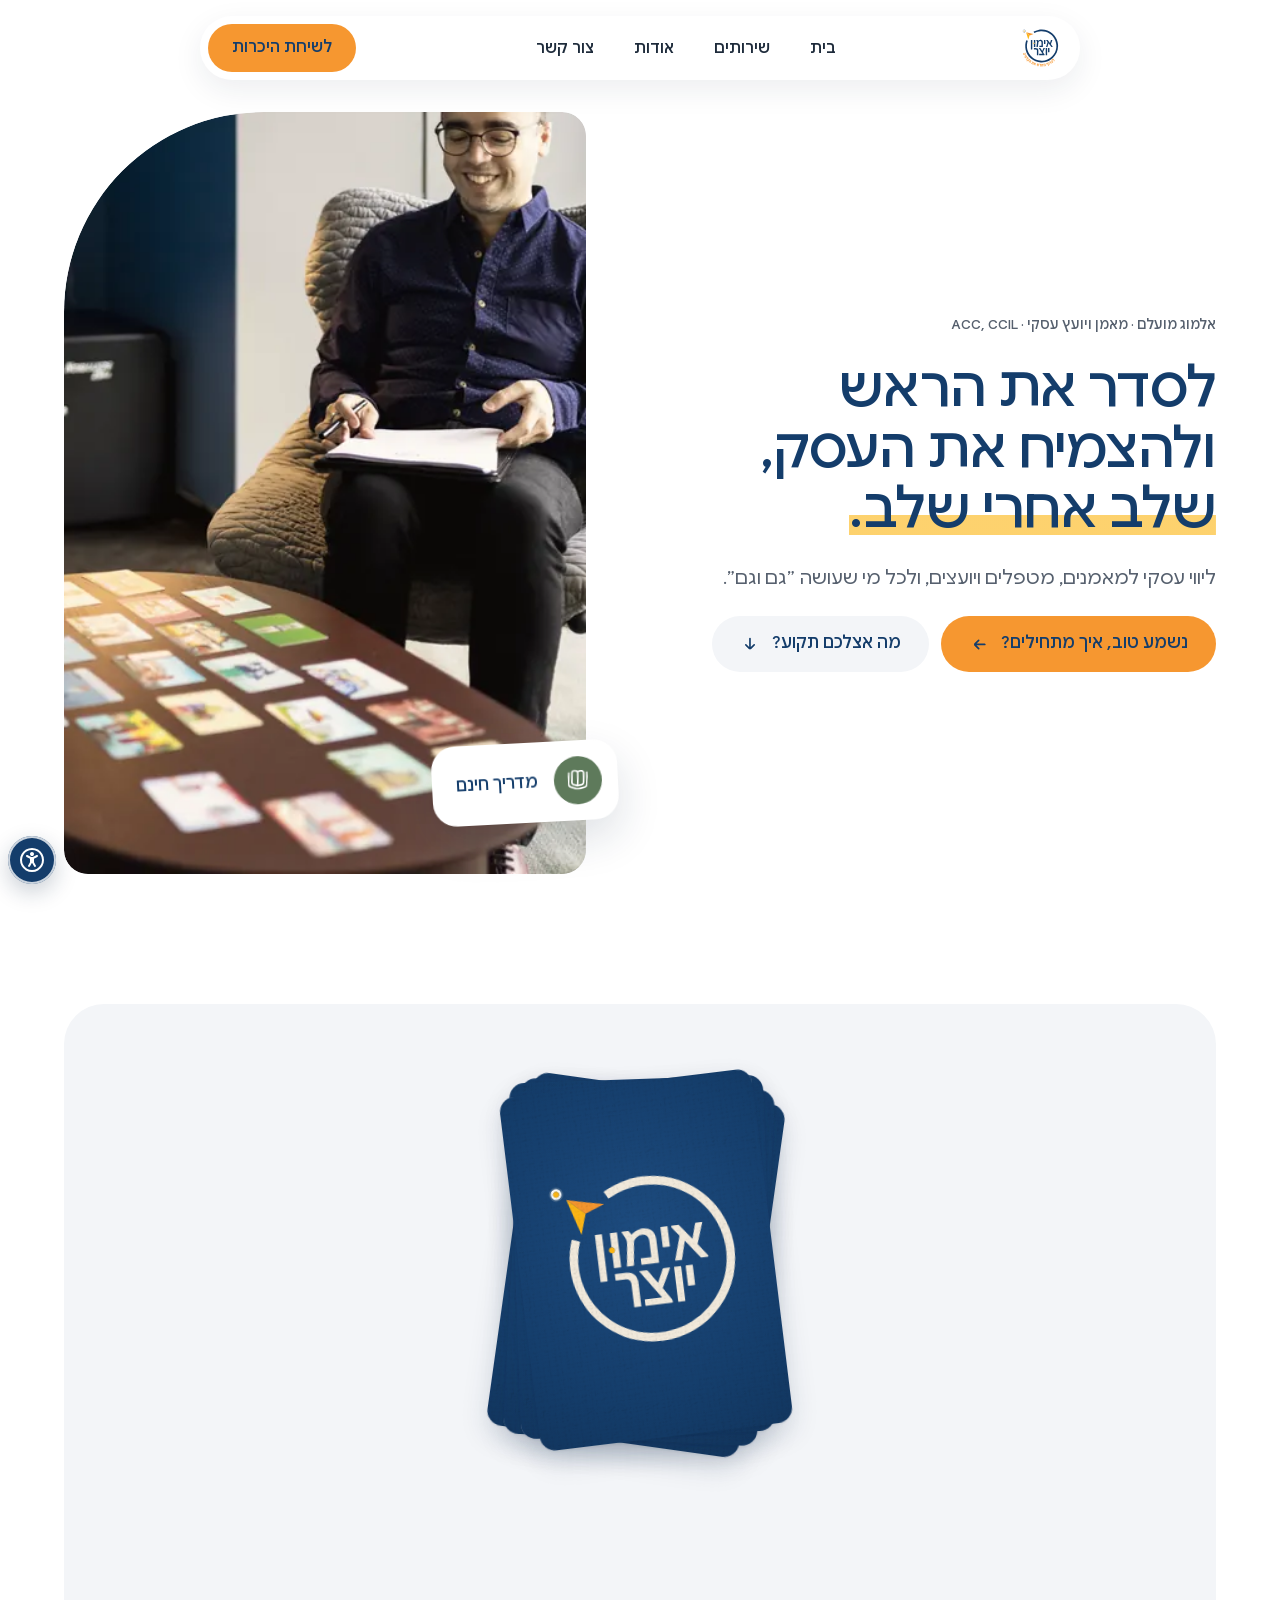
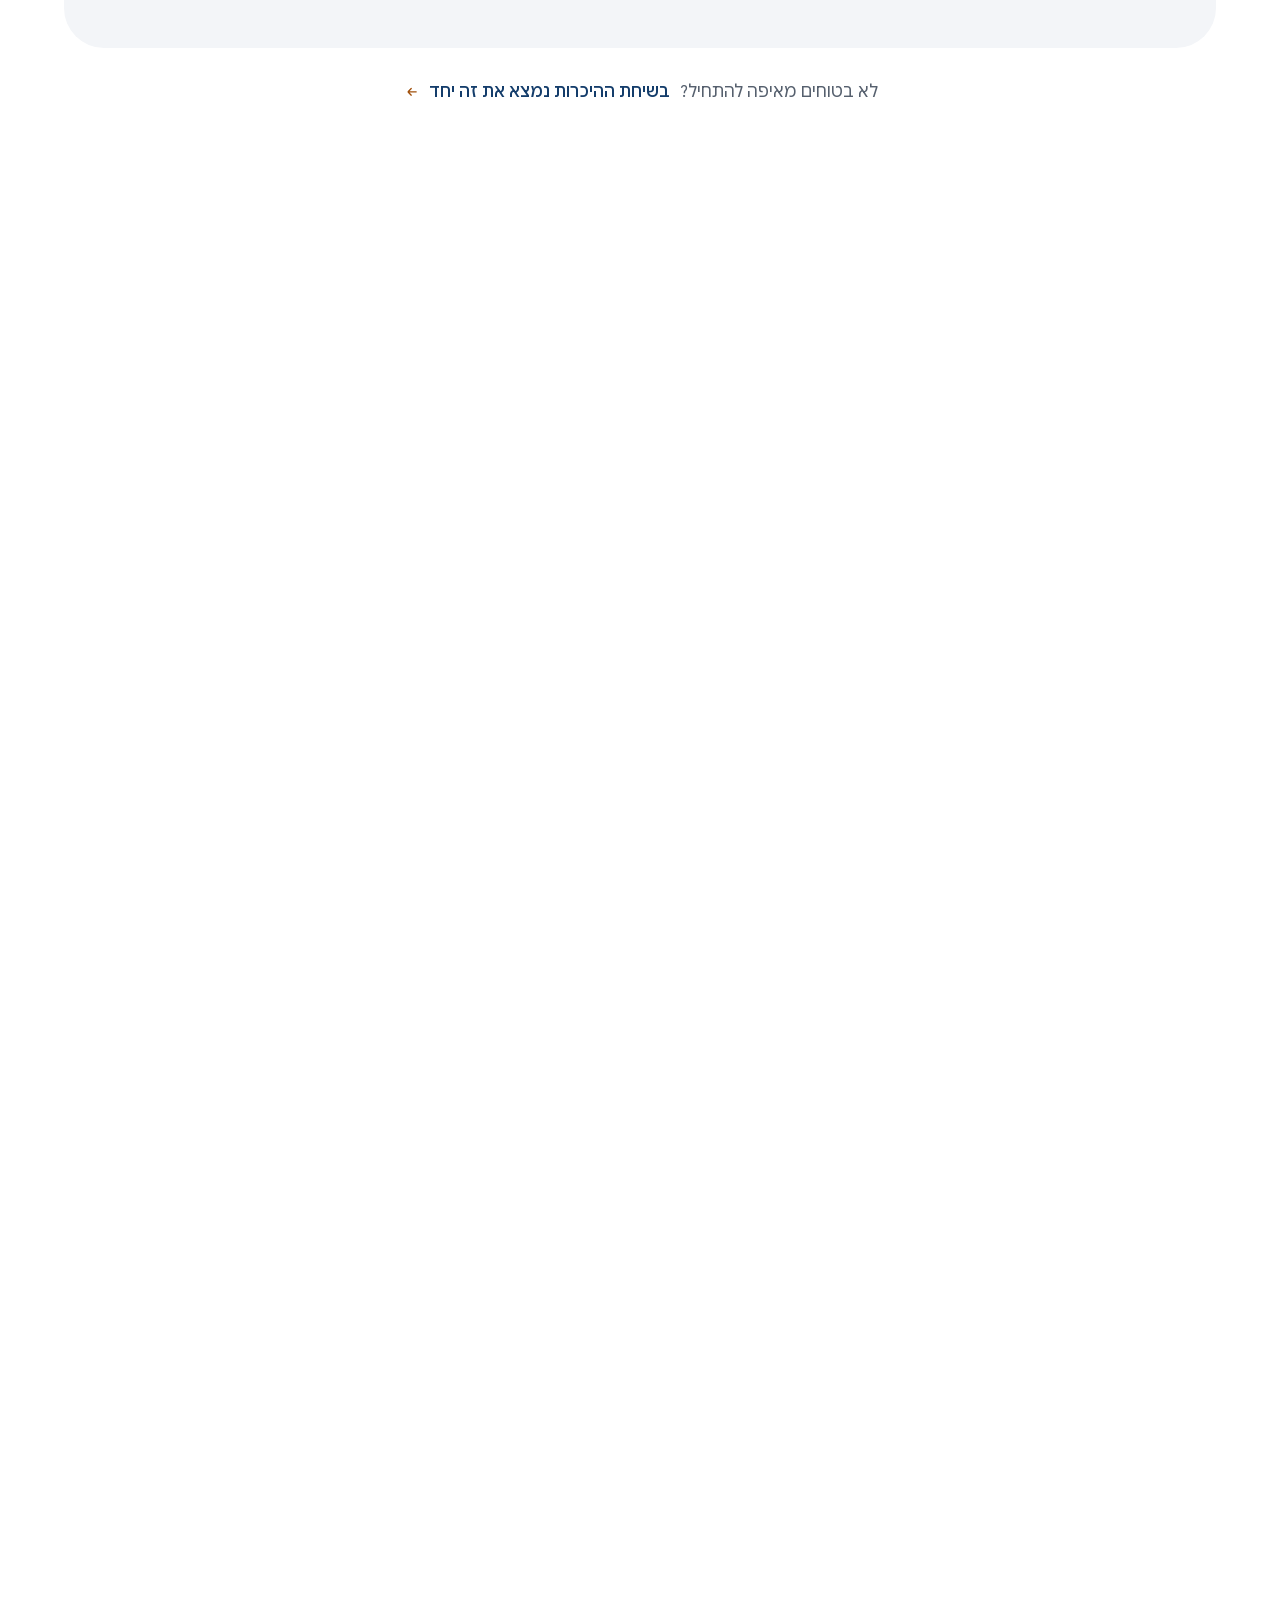
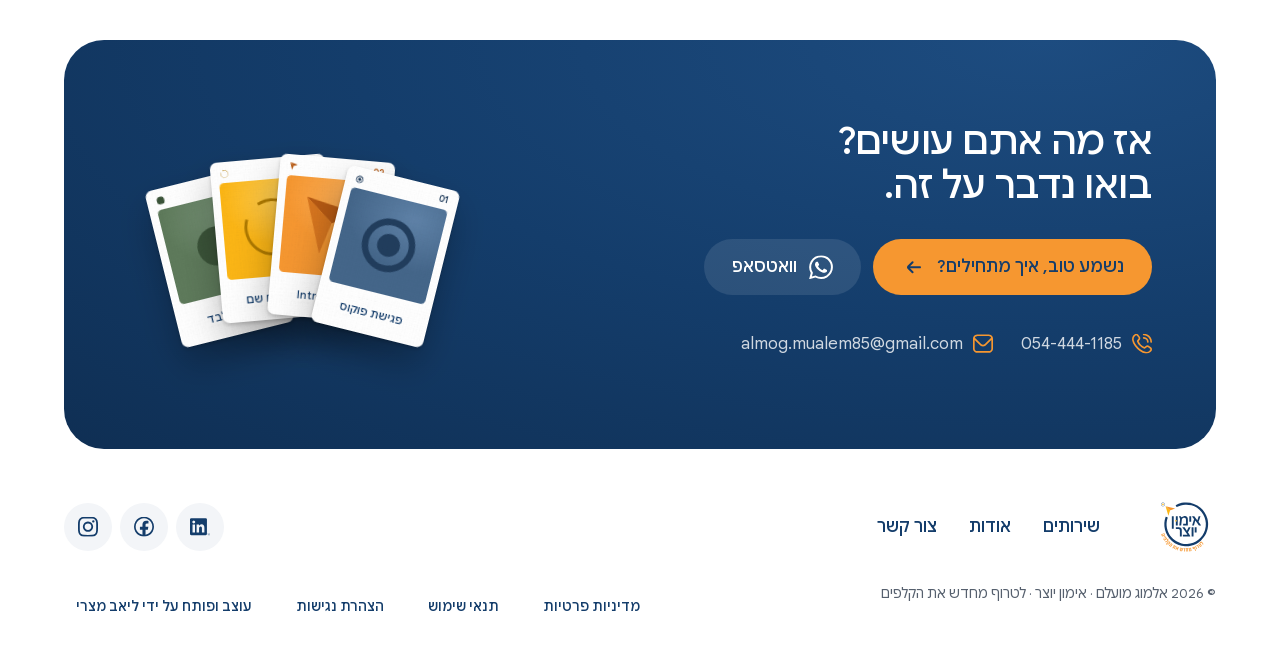
<file: index.html>
<!doctype html>
<html lang="he" dir="rtl">
<head>
<meta charset="utf-8">
<meta name="viewport" content="width=device-width, initial-scale=1">
<meta name="robots" content="noindex, nofollow">
<link rel="icon" href="assets/brand/logo.svg" type="image/svg+xml">
<title>אימון יוצר · אלמוג מועלם · ליווי עסקי למאמנים, מטפלים ויועצים</title>
<meta name="description" content="ליווי עסקי למאמנים, מטפלים ויועצים, ולכל מי שעושה ״גם וגם״. סשנים קצרים וממוקדים של 2-3 מפגשים, ולא תהליכים ארוכים ומתישים.">
<meta name="theme-color" content="#143D6B">
<link rel="preload" href="assets/fonts/google-sans.woff2" as="font" type="font/woff2" crossorigin>
<link rel="preload" as="image" href="assets/img/session-wide-1200.webp" imagesrcset="assets/img/session-wide-760.webp 760w, assets/img/session-wide-1200.webp 1200w, assets/img/session-wide-2000.webp 2000w" imagesizes="(max-width: 860px) 100vw, 48vw" fetchpriority="high">
<link rel="stylesheet" href="assets/css/site.css?v=202611041336">
<script>if(matchMedia("(prefers-reduced-motion: no-preference)").matches)document.documentElement.classList.add("open-anim")</script>
</head>
<body>
<!-- icons:start --><svg width="0" height="0" style="position:absolute" aria-hidden="true" focusable="false"><symbol id="i-access" viewBox="0 0 300 300"><path transform="translate(0 300) scale(1 -1)" d="M125 225Q125 235 132.5 242.5Q140 250 150.0 250.0Q160 250 167.5 242.5Q175 235 175.0 225.0Q175 215 167.5 207.5Q160 200 150.0 200.0Q140 200 132.5 207.5Q125 215 125 225ZM300 150Q300 109 280.0 74.5Q260 40 225.5 20.0Q191 0 150.0 0.0Q109 0 74.5 20.0Q40 40 20.0 74.5Q0 109 0.0 150.0Q0 191 20.0 225.5Q40 260 74.5 280.0Q109 300 150.0 300.0Q191 300 225.5 280.0Q260 260 280.0 225.5Q300 191 300 150ZM275 150Q275 184 258.0 212.5Q241 241 212.5 258.0Q184 275 150.0 275.0Q116 275 87.5 258.0Q59 241 42.0 212.5Q25 184 25.0 150.0Q25 116 42.0 87.5Q59 59 87.5 42.0Q116 25 150.0 25.0Q184 25 212.5 42.0Q241 59 258.0 87.5Q275 116 275 150ZM207 211 160 188H140L93 211Q88 213 83.5 211.5Q79 210 76.5 205.5Q74 201 75.5 196.0Q77 191 82 189L125 167V123L102 81Q99 77 100.5 72.0Q102 67 105.5 65.0Q109 63 113 63Q120 63 124 69L148 113H152L177 69Q180 62 187 63Q191 63 194.5 65.0Q198 67 199.5 72.0Q201 77 198 81L175 123V167L218 189Q223 191 224.5 196.0Q226 201 224.0 205.5Q222 210 217.0 211.5Q212 213 207 211Z"/></symbol><symbol id="i-arrow" viewBox="0 0 300 300"><path transform="translate(0 300) scale(1 -1)" d="M238 163H113L154 204Q157 207 157.0 212.5Q157 218 153.5 221.5Q150 225 145.0 225.0Q140 225 136 221L82 168Q75 160 75 150Q75 140 82 132L136 79Q141 74 148.0 75.5Q155 77 157.0 84.0Q159 91 154 96L113 138H238Q243 138 246.5 141.5Q250 145 250.0 150.0Q250 155 246.5 159.0Q243 163 238 163Z"/></symbol><symbol id="i-book" viewBox="0 0 300 300"><path transform="translate(0 300) scale(1 -1)" d="M300 263V87Q300 66 287.5 49.5Q275 33 255 27L171 3Q150 -3 129 3L45 27Q25 33 12.5 49.5Q0 66 0 87V250Q0 258 6.0 261.0Q12 264 18.5 261.0Q25 258 25 250V87Q25 75 32.5 64.5Q40 54 52 51L136 27Q150 23 164 27L248 51Q260 54 267.5 64.5Q275 75 275 87V263Q275 270 281.5 273.0Q288 276 294.0 273.0Q300 270 300 262ZM50 113V250Q50 262 55.0 272.5Q60 283 69.5 290.0Q79 297 90.5 299.0Q102 301 114 298L135 292Q144 290 150 284Q156 290 165 292L186 298Q201 303 216.0 297.5Q231 292 240.5 279.0Q250 266 250 250V113Q250 97 240.0 83.5Q230 70 214 65L171 53Q150 47 129 53L86 65Q70 70 60.0 83.5Q50 97 50 113ZM163 77Q185 83 207 89Q215 92 220.0 98.5Q225 105 225 113V250Q225 262 215.0 269.5Q205 277 193 274L172 268Q168 267 165.0 263.5Q162 260 162 256V77ZM75 113Q75 105 80.0 98.5Q85 92 93 89L138 77V256Q137 260 134.5 263.5Q132 267 128 268L107 274Q95 277 85.0 269.5Q75 262 75 250Z"/></symbol><symbol id="i-close" viewBox="0 0 300 300"><path transform="translate(0 300) scale(1 -1)" d="M225 225Q221 229 216.0 229.0Q211 229 207 225L150 168L93 225Q89 229 84.0 229.0Q79 229 75 225Q71 221 71.0 216.0Q71 211 75 207L132 150L75 93Q71 89 71.0 84.0Q71 79 75 75Q79 71 84.0 71.0Q89 71 93 75L150 132L207 75Q211 71 216.0 71.0Q221 71 225 75Q229 79 229.0 84.0Q229 89 225 93L168 150L225 207Q229 211 229.0 216.0Q229 221 225 225Z"/></symbol><symbol id="i-facebook" viewBox="0 0 300 300"><path transform="translate(0 300) scale(1 -1)" d="M150.0 301.0Q109.0 301.0 74.5 281.0Q40.0 261.0 20.0 226.5Q0.0 192.0 0.0 151.0Q0.0 150.74415588378906 0.0007787435897625983 150.4885711669922C0.0002597116690594703 150.32577514648438 0.0 150.1629180908203 0.0 150.0C0.0 149.8370819091797 0.0002597116690594703 149.67422485351562 0.0007787435897625983 149.5114288330078Q0.0015233985614031553 149.75582885742188 0.0029801928903907537 150.0Q0.24413901567459106 109.578857421875 20.0 75.5Q40.0 41.0 74.5 21.0Q99.09788513183594 6.740357398986816 127.0 2.647585153579712V1.7521942853927612C134.4979705810547 0.5984981656074524 142.17906188964844 0.0 150.0 0.0C157.82093811035156 0.0 165.5020294189453 0.5984981656074524 173.0 1.7521942853927612V2.647585153579712Q200.90211486816406 6.740357398986816 225.5 21.0Q260.0 41.0 280.0 75.5Q299.7555236816406 109.57827758789062 299.99700927734375 149.99871826171875Q299.99847412109375 149.75421142578125 299.99920654296875 149.51129150390625C299.9997253417969 149.67413330078125 300.0 149.8370361328125 300.0 150.0C300.0 150.1629638671875 299.9997253417969 150.32586669921875 299.99920654296875 150.488525390625Q300.0 150.74891662597656 300.0 151.0Q300.0 192.0 280.0 226.5Q260.0 261.0 225.5 281.0Q191.0 301.0 150.0 301.0ZM127.0 28.05915069580078Q106.0810775756836 31.916549682617188 87.5 43.0Q59.0 60.0 42.0 88.5Q25.0 117.0 25.0 151.0Q25.0 185.0 42.0 213.5Q59.0 242.0 87.5 259.0Q116.0 276.0 150.0 276.0Q184.0 276.0 212.5 259.0Q241.0 242.0 258.0 213.5Q275.0 185.0 275.0 151.0Q275.0 117.0 258.0 88.5Q241.0 60.0 212.5 43.0Q193.91891479492188 31.916549682617188 173.0 28.05915069580078V105.0H208.0L215.0 149.0H173.0V177.0Q173.0 187.0 179.0 193.5Q185.0 200.0 198.0 200.0H217.0V237.0L206.0 238.0Q193.0 240.0 183.0 240.0Q157.0 240.0 142.0 224.5Q127.0 209.0 127.0 182.0V149.0H89.0V105.0H127.0V28.05915069580078Z"/></symbol><symbol id="i-instagram" viewBox="0 0 300 300"><path transform="translate(0 300) scale(1 -1)" d="M150 273Q192 273 211 272Q241 271 256.0 256.0Q271 241 272 211Q273 192 273.0 150.0Q273 108 272 89Q271 59 256.0 44.0Q241 29 211 28Q192 27 150.0 27.0Q108 27 89 28Q59 29 44.0 44.0Q29 59 28 89Q27 108 27.0 150.0Q27 192 28 211Q29 241 44.0 256.0Q59 271 89 272Q108 273 150 273ZM150 300Q108 300 88 299Q48 297 25.5 274.5Q3 252 1 212Q0 192 0.0 150.0Q0 108 1 88Q3 48 25.5 25.5Q48 3 88 1Q108 0 150.0 0.0Q192 0 212 1Q252 3 274.5 25.5Q297 48 299 88Q300 108 300.0 150.0Q300 192 299 212Q297 252 274.5 274.5Q252 297 212 299Q192 300 150 300ZM150 227Q129 227 111.5 216.5Q94 206 83.5 188.5Q73 171 73.0 150.0Q73 129 83.5 111.5Q94 94 111.5 83.5Q129 73 150.0 73.0Q171 73 188.5 83.5Q206 94 216.5 111.5Q227 129 227.0 150.0Q227 171 216.5 188.5Q206 206 188.5 216.5Q171 227 150 227ZM150 100Q129 100 114.5 114.5Q100 129 100.0 150.0Q100 171 114.5 185.5Q129 200 150.0 200.0Q171 200 185.5 185.5Q200 171 200.0 150.0Q200 129 185.5 114.5Q171 100 150 100ZM212 230Q212 223 217.5 217.5Q223 212 230.5 212.0Q238 212 243.0 217.5Q248 223 248.0 230.5Q248 238 243.0 243.0Q238 248 230.5 248.0Q223 248 217.5 243.0Q212 238 212 230Z"/></symbol><symbol id="i-linkedin" viewBox="0 0 300 300"><path transform="translate(0 300) scale(1 -1)" d="M288 30H290L285 38Q290 38 290 43Q290 49 284 49H276V30H279V38H282ZM282 40H279V47H283Q287 47 287.0 43.5Q287 40 282 40ZM216 62H179V120Q179 135 176 142Q172 153 159.0 153.0Q146 153 140 143Q136 136 136 121V62H99V183H135V166Q141 176 150.5 181.0Q160 186 171 186Q197 186 208 169Q216 156 216 128ZM56 199Q47 199 41.0 205.5Q35 212 35.0 221.0Q35 230 41.0 236.5Q47 243 56.0 243.0Q65 243 71.5 236.5Q78 230 78.0 221.0Q78 212 71.5 205.5Q65 199 56 199ZM75 62H38V183H75ZM235 278H19Q11 278 5.5 272.5Q0 267 0 259V42Q0 35 5.5 29.5Q11 24 19 24H235Q243 24 248.5 29.5Q254 35 254 42V259Q254 267 248.5 272.5Q243 278 235 278ZM283 57Q275 57 270.0 52.0Q265 47 265.0 39.5Q265 32 270.5 27.0Q276 22 283.0 22.0Q290 22 295.0 27.5Q300 33 300.0 40.0Q300 47 295.0 52.0Q290 57 283 57ZM283 24Q277 24 272.0 28.5Q267 33 267.0 39.0Q267 45 271.5 49.5Q276 54 282.0 54.5Q288 55 292.5 50.5Q297 46 297 40V39Q298 33 293.5 28.5Q289 24 283 24Z"/></symbol><symbol id="i-mail" viewBox="0 0 300 300"><path transform="translate(0 300) scale(1 -1)" d="M238 288H63Q46 287 31.5 279.0Q17 271 8.5 256.5Q0 242 0 225V75Q0 58 8.5 43.5Q17 29 31.5 21.0Q46 13 62 12H238Q254 13 268.5 21.0Q283 29 291.5 43.5Q300 58 300 75V225Q300 242 291.5 256.5Q283 271 268.5 279.0Q254 287 238 288ZM63 263H238Q249 262 258.5 256.0Q268 250 272 239L177 143Q166 132 150.0 132.0Q134 132 123 143L28 239Q32 250 41.5 256.0Q51 262 62 262ZM238 38H63Q47 38 36.0 48.5Q25 59 25 75V206L106 126Q118 114 134.0 109.5Q150 105 166.0 109.5Q182 114 194 126L275 206V75Q275 59 264.0 48.5Q253 38 237 38Z"/></symbol><symbol id="i-phone" viewBox="0 0 300 300"><path transform="translate(0 300) scale(1 -1)" d="M163 288Q163 293 166.5 296.5Q170 300 175 300Q209 300 237.5 283.0Q266 266 283.0 237.5Q300 209 300 175Q300 170 296.5 166.0Q293 162 287.5 162.5Q282 163 278.5 166.5Q275 170 275 175Q275 202 261.5 225.0Q248 248 225.0 261.5Q202 275 175 275Q170 275 166.5 278.5Q163 282 163 287ZM175 225Q196 225 210.5 210.5Q225 196 225 175Q225 170 228.5 166.0Q232 162 237.5 162.5Q243 163 246.5 166.5Q250 170 250 175Q250 195 240.0 212.5Q230 230 212.5 240.0Q195 250 175 250Q170 250 166.5 246.5Q163 243 163.0 237.5Q163 232 166.5 228.5Q170 225 175 225ZM289 91Q300 79 300.0 63.0Q300 47 289 36L277 23Q248 -5 202 2Q161 8 116 40Q72 71 41 115Q8 160 2 201Q-5 247 22 277L37 289Q48 300 64.0 300.0Q80 300 91 289L114 258Q125 247 125.0 231.5Q125 216 114 205L100 186Q112 157 134.5 134.5Q157 112 186 100L205 114Q216 125 231.5 125.0Q247 125 258 114ZM271 73Q256 84 241 96Q237 100 231.5 100.0Q226 100 222 96L196 76Q191 71 184 74Q146 88 117.0 117.0Q88 146 74 184Q71 191 76 196L96 222Q100 226 100.0 231.5Q100 237 96 241L73 271Q69 275 63.5 275.0Q58 275 54 271L39 258Q19 234 28 196Q36 162 65 125Q92 89 129.5 62.0Q167 35 201 28Q238 20 259 40L270 53Q275 57 275.0 62.5Q275 68 271 73Z"/></symbol><symbol id="i-whatsapp" viewBox="0 0 300 300"><path transform="translate(0 300) scale(1 -1)" d="M256 256Q235 277 207.5 288.5Q180 300 151 300Q110 300 76.0 280.0Q42 260 22.0 226.0Q2 192 2.0 151.5Q2 111 22 77L1 0L80 21Q113 3 151 3Q191 3 225.0 23.0Q259 43 279.0 77.0Q299 111 299 151Q299 181 288.0 208.0Q277 235 256 256ZM151 28Q117 28 88 45L83 48L36 35L49 81L46 86Q27 116 27.0 150.5Q27 185 43.5 213.5Q60 242 88.5 258.5Q117 275 151 275Q175 275 198.0 265.5Q221 256 238.5 238.5Q256 221 265.0 198.5Q274 176 274 151Q274 118 257.5 89.5Q241 61 212.5 44.5Q184 28 151 28ZM218 120Q198 131 194.0 132.0Q190 133 188.0 133.0Q186 133 185 130Q181 126 173 116Q170 112 165 115L162 116Q147 123 135.0 133.5Q123 144 114 159Q113 162 113.5 163.5Q114 165 116 167L121 173Q123 175 125 178V179Q127 182 125 186L113 214Q112 218 110.0 219.0Q108 220 106 220H98Q92 220 88 215H87Q82 209 80 204Q75 195 75.0 184.0Q75 173 82 159Q85 152 90 146L91 145Q100 132 111 121Q132 99 154 90Q163 86 174.0 82.5Q185 79 198 81Q204 81 212.5 86.5Q221 92 223.0 98.0Q225 104 225.5 109.0Q226 114 225.5 115.5Q225 117 220 119Z"/></symbol><symbol id="s-dot" viewBox="0 0 100 100"><circle cx="50" cy="50" r="50"/></symbol><symbol id="s-plane" viewBox="472.77 391.74 354.06 348.67"><path fill-rule="nonzero" d="M641.23 546.07 C639.41 540.92 634.84 538.09 631.17 534.63 C622.59 526.58 613.60 518.96 604.87 511.06 C586.66 494.58 568.49 478.07 550.35 461.51 C540.91 452.89 531.66 444.07 522.20 435.47 C509.43 423.87 496.53 412.42 483.74 400.85 C482.03 399.30 480.60 397.45 479.04 395.74 C493.77 399.09 508.52 402.36 523.23 405.82 C621.89 429.07 720.54 452.36 819.20 475.64 C820.44 475.93 821.94 475.69 822.83 477.45 C805.52 483.88 788.25 490.31 770.98 496.71 C729.36 512.13 687.75 527.53 646.13 542.95 C644.28 543.64 642.34 544.20 641.23 546.07"/><path fill-rule="nonzero" d="M641.23 546.07 C635.14 565.35 629.12 584.64 622.96 603.89 C609.32 646.51 595.62 689.11 581.93 731.72 C581.54 732.93 581.04 734.11 580.16 736.40 C577.31 727.12 574.71 718.81 572.21 710.47 C541.34 607.79 510.47 505.11 479.71 402.39 C479.10 400.35 476.77 398.18 479.04 395.74 C480.60 397.45 482.03 399.30 483.74 400.85 C496.53 412.42 509.43 423.87 522.20 435.47 C531.66 444.07 540.91 452.89 550.35 461.51 C568.49 478.07 586.66 494.58 604.87 511.06 C613.60 518.96 622.59 526.58 631.17 534.63 C634.84 538.09 639.41 540.92 641.23 546.07"/></symbol><symbol id="s-plane-bottom" viewBox="472.77 391.74 354.06 348.67"><path fill-rule="nonzero" d="M641.23 546.07 C635.14 565.35 629.12 584.64 622.96 603.89 C609.32 646.51 595.62 689.11 581.93 731.72 C581.54 732.93 581.04 734.11 580.16 736.40 C577.31 727.12 574.71 718.81 572.21 710.47 C541.34 607.79 510.47 505.11 479.71 402.39 C479.10 400.35 476.77 398.18 479.04 395.74 C480.60 397.45 482.03 399.30 483.74 400.85 C496.53 412.42 509.43 423.87 522.20 435.47 C531.66 444.07 540.91 452.89 550.35 461.51 C568.49 478.07 586.66 494.58 604.87 511.06 C613.60 518.96 622.59 526.58 631.17 534.63 C634.84 538.09 639.41 540.92 641.23 546.07"/></symbol><symbol id="s-plane-top" viewBox="472.77 391.74 354.06 348.67"><path fill-rule="nonzero" d="M641.23 546.07 C639.41 540.92 634.84 538.09 631.17 534.63 C622.59 526.58 613.60 518.96 604.87 511.06 C586.66 494.58 568.49 478.07 550.35 461.51 C540.91 452.89 531.66 444.07 522.20 435.47 C509.43 423.87 496.53 412.42 483.74 400.85 C482.03 399.30 480.60 397.45 479.04 395.74 C493.77 399.09 508.52 402.36 523.23 405.82 C621.89 429.07 720.54 452.36 819.20 475.64 C820.44 475.93 821.94 475.69 822.83 477.45 C805.52 483.88 788.25 490.31 770.98 496.71 C729.36 512.13 687.75 527.53 646.13 542.95 C644.28 543.64 642.34 544.20 641.23 546.07"/></symbol><symbol id="s-ring" viewBox="428.83 257.79 1564.01 1563.47"><path fill-rule="nonzero" d="M1988.83 1039.50 C1984.05 1268.78 1899.09 1462.41 1728.93 1617.05 C1628.55 1708.27 1510.80 1767.14 1378.37 1796.36 C1310.68 1811.29 1242.09 1817.26 1172.86 1813.38 C996.75 1803.51 840.96 1741.70 707.00 1627.02 C581.18 1519.31 498.61 1384.21 458.54 1223.46 C439.67 1147.79 432.83 1070.86 437.32 993.01 C441.63 918.45 456.39 845.98 481.73 775.68 C483.03 772.09 484.16 771.22 487.94 772.65 C510.03 780.97 532.17 789.14 554.42 796.99 C558.85 798.56 557.92 800.59 556.81 803.62 C541.78 844.84 531.04 887.19 524.32 930.51 C517.18 976.56 514.63 1022.89 516.82 1069.49 C520.01 1137.61 532.60 1203.87 555.03 1268.26 C632.34 1490.15 819.37 1659.54 1047.91 1714.84 C1114.10 1730.85 1181.17 1737.13 1249.13 1733.44 C1543.42 1717.47 1794.34 1520.07 1879.44 1237.59 C1902.27 1161.79 1911.54 1084.24 1907.67 1005.22 C1892.85 702.84 1686.77 446.40 1394.53 366.42 C1323.76 347.06 1251.66 339.35 1178.44 343.09 C1071.41 348.56 970.67 376.71 876.67 428.39 C873.41 430.18 871.93 430.21 869.97 426.65 C858.62 405.94 847.03 385.35 835.38 364.81 C833.76 361.95 833.70 360.57 836.92 358.80 C904.86 321.43 976.76 294.77 1052.64 278.88 C1106.28 267.64 1160.54 261.79 1215.34 262.36 C1406.41 264.35 1575.08 327.25 1719.90 451.70 C1839.60 554.56 1919.64 683.21 1961.45 835.46 C1973.37 878.87 1981.06 923.09 1985.13 967.95 C1987.28 991.70 1988.21 1015.49 1988.83 1039.50"/></symbol><symbol id="s-target" viewBox="318.49 262.31 140.08 141.13"><path fill-rule="nonzero" d="M338.74 333.18 C338.57 360.75 360.64 382.90 388.42 383.04 C416.03 383.17 438.17 361.10 438.27 333.36 C438.37 305.71 416.41 283.67 388.60 283.50 C361.06 283.32 338.91 305.39 338.74 333.18 M388.75 267.69 C422.70 266.31 454.57 296.45 454.42 333.76 C454.28 367.76 425.13 399.44 387.77 399.16 C354.04 398.91 322.49 369.93 322.63 332.78 C322.76 298.77 351.97 266.36 388.75 267.69"/><path fill-rule="nonzero" d="M360.25 333.42 C360.17 318.04 373.06 305.07 388.49 305.01 C403.81 304.95 416.79 317.97 416.76 333.37 C416.72 348.57 404.11 361.25 388.78 361.52 C373.53 361.79 360.33 348.79 360.25 333.42"/></symbol></svg><!-- icons:end -->

<a class="skip" href="#main">דלגו לתוכן</a>

<header class="hd" id="hd">
  <a class="hlogo" href="#top" aria-label="אימון יוצר, לראש העמוד"><img src="assets/brand/logo.svg" alt="" width="48" height="48"></a>
  <nav aria-label="ראשי">
    <a class="hlink" href="#top">בית</a>
    <a class="hlink" href="services/">שירותים</a>
    <a class="hlink" href="#about">אודות</a>
    <a class="hlink" href="contact/">צור קשר</a>
  </nav>
  <a class="btn primary" href="contact/">לשיחת היכרות</a>
  <button class="hd-a11y" type="button" data-a11y-open aria-label="נגישות: התאמות תצוגה"><svg class="ic" aria-hidden="true" focusable="false"><use href="#i-access"/></svg></button>
  <button class="burger" type="button" aria-label="פתיחת תפריט" aria-expanded="false" aria-controls="md"><i></i><i></i><i></i></button>
</header>

<div class="md" id="md" role="dialog" aria-modal="true" aria-label="תפריט">
  <div class="md-scrim"></div>
  <nav class="md-panel" aria-label="ניווט ראשי">
    <div class="md-top"><img src="assets/brand/logo.svg" alt="אימון יוצר" width="44" height="44"><button class="md-close" type="button" aria-label="סגירת תפריט"><svg class="ic" aria-hidden="true" focusable="false"><use href="#i-close"/></svg></button></div>
    <ul class="md-list">
      <li class="md-item"><a href="#top">בית</a></li>
      <li class="md-item"><a href="services/">שירותים</a></li>
      <li class="md-item"><a href="#about">אודות</a></li>
      <li class="md-item"><a href="contact/">צור קשר</a></li>
    </ul>
    <div class="md-deck md-item">
      <a class="k-target" href="services/focus/"><span class="chip"><svg class="sm" aria-hidden="true" focusable="false"><use href="#s-target"/></svg></span><span>פגישת פוקוס</span></a>
      <a class="k-plane" href="services/intropro-vip/"><span class="chip"><svg class="sm" aria-hidden="true" focusable="false"><use href="#s-plane"/></svg></span><span>IntroPro VIP</span></a>
      <a class="k-ring" href="services/method/"><span class="chip"><svg class="sm" aria-hidden="true" focusable="false"><use href="#s-ring"/></svg></span><span>שיטה עם שם</span></a>
      <a class="k-dot" href="services/self-study/"><span class="chip"><svg class="sm" aria-hidden="true" focusable="false"><use href="#s-dot"/></svg></span><span>לעבוד לבד</span></a>
    </div>
    <div class="md-cta md-item"><a class="btn primary" href="contact/">לשיחת היכרות</a></div>
  </nav>
</div>

<main id="main" tabindex="-1">

  <!-- 1. hero · MV:h27 -->
  <section class="hero" id="top" aria-labelledby="hero-h">
    <div class="hero-txt">
      <p class="kicker rv">אלמוג מועלם · מאמן ויועץ עסקי · ACC, CCIL</p>
      <h1 class="rv" id="hero-h">לסדר את הראש ולהצמיח את העסק, <mark class="hl">שלב אחרי שלב.</mark></h1>
      <p class="lead rv">ליווי עסקי למאמנים, מטפלים ויועצים, ולכל מי שעושה ״גם וגם״.</p>
      <div class="ctas rv">
        <a class="btn primary" href="contact/">נשמע טוב, איך מתחילים? <svg class="ic ar" aria-hidden="true" focusable="false"><use href="#i-arrow"/></svg></a>
        <a class="btn soft" href="#services">מה אצלכם תקוע? <svg class="ic ar down" aria-hidden="true" focusable="false"><use href="#i-arrow"/></svg></a>
      </div>
    </div>
    <div class="hero-vis">
      <div class="hero-photo">
        <picture>
          <source type="image/webp" srcset="assets/img/session-wide-760.webp 760w, assets/img/session-wide-1200.webp 1200w, assets/img/session-wide-2000.webp 2000w" sizes="(max-width: 860px) 100vw, 48vw">
          <img src="assets/img/session-wide-2000.jpg" alt="אלמוג מועלם באמצע מפגש אימון, מחברת ביד וקלפים על השולחן" width="2000" height="1600" fetchpriority="high" decoding="async">
        </picture>
      </div>
      <a class="gcard" href="guide/">
        <span class="dot"><svg class="ic" aria-hidden="true" focusable="false"><use href="#i-book"/></svg></span>
        <span><strong>מדריך חינם</strong></span>
      </a>
    </div>
  </section>

  <!-- 4. the four moves · the signature moment: the deck is dealt and turned by the reader's scroll -->
  <section class="deck" id="deck" aria-labelledby="services-h">
    <span class="anchor" id="services"></span>
    <div class="deck-pin">
      <div class="deck-head" data-rv><h2 class="sr" id="services-h">מה אצלכם תקוע?</h2></div>
      <div class="table" id="table">
        <div class="stage" id="stage">
          <a class="card k-target" data-i="0" href="services/focus/" tabindex="-1" aria-hidden="true"><div class="ci"><div class="face front"><div class="cidx"><span>01</span><svg class="sm" aria-hidden="true" focusable="false"><use href="#s-target"/></svg></div><div class="panel"><svg class="suit" aria-hidden="true" focusable="false"><use href="#s-target"/></svg></div><div class="name">פגישת פוקוס</div></div><div class="face back"><div class="art"></div></div></div></a>
          <a class="card k-plane" data-i="1" href="services/intropro-vip/" tabindex="-1" aria-hidden="true"><div class="ci"><div class="face front"><div class="cidx"><span>02</span><svg class="sm" aria-hidden="true" focusable="false"><use href="#s-plane"/></svg></div><div class="panel"><svg class="suit" aria-hidden="true" focusable="false"><use href="#s-plane-top"/><use href="#s-plane-bottom"/></svg></div><div class="name">IntroPro VIP</div></div><div class="face back"><div class="art"></div></div></div></a>
          <a class="card k-ring" data-i="2" href="services/method/" tabindex="-1" aria-hidden="true"><div class="ci"><div class="face front"><div class="cidx"><span>03</span><svg class="sm" aria-hidden="true" focusable="false"><use href="#s-ring"/></svg></div><div class="panel"><svg class="suit" aria-hidden="true" focusable="false"><use href="#s-ring"/></svg></div><div class="name">שיטה עם שם</div></div><div class="face back"><div class="art"></div></div></div></a>
          <a class="card k-dot" data-i="3" href="services/self-study/" tabindex="-1" aria-hidden="true"><div class="ci"><div class="face front"><div class="cidx"><span>04</span><svg class="sm" aria-hidden="true" focusable="false"><use href="#s-dot"/></svg></div><div class="panel"><svg class="suit" aria-hidden="true" focusable="false"><use href="#s-dot"/></svg></div><div class="name">לעבוד לבד</div></div><div class="face back"><div class="art"></div></div></div></a>
        </div>
        <div class="caps">
          <article class="cap k-target"><h3>פגישת פוקוס</h3><p>שעה אחת על אתגר אחד, עם כל מה שאני יודע.</p><a class="go" href="services/focus/">אני רוצה פגישת פוקוס <svg class="ic ar" aria-hidden="true" focusable="false"><use href="#i-arrow"/></svg></a></article>
          <article class="cap k-plane"><h3>IntroPro VIP</h3><p>3 מפגשים אישיים, ויוצאים עם הצגה עצמית שמרגישה שלכם.</p><a class="go" href="services/intropro-vip/">או, כזה אני רוצה! <svg class="ic ar" aria-hidden="true" focusable="false"><use href="#i-arrow"/></svg></a></article>
          <article class="cap k-ring"><h3>שיטה עם שם</h3><p>מה שאתם כבר עושים עם לקוחות, הופך לשיטה שאפשר למכור.</p><a class="go" href="services/method/">אני רוצה שיטה משלי <svg class="ic ar" aria-hidden="true" focusable="false"><use href="#i-arrow"/></svg></a></article>
          <article class="cap k-dot"><h3>לעבוד לבד</h3><p>המדריך החינמי וקורס IntroPro, למי שמעדיף להתחיל לבד.</p><a class="go" href="services/self-study/">להתחיל לבד <svg class="ic ar" aria-hidden="true" focusable="false"><use href="#i-arrow"/></svg></a></article>
        </div>
      </div>
      <p class="deck-foot" data-rv><a class="go rv" href="contact/"><span>לא בטוחים מאיפה להתחיל?</span> בשיחת ההיכרות נמצא את זה יחד <svg class="ic ar" aria-hidden="true" focusable="false"><use href="#i-arrow"/></svg></a></p>
    </div>
  </section>

</main>

<!-- 8. closing · MV:ft1 -->
<footer class="ft" id="contact">
  <div class="closing" data-rv>
    <div>
      <h2 class="rv">אז מה אתם עושים?<br> בואו נדבר על זה.</h2>
      <div class="ctas rv">
        <a class="btn primary" href="contact/">נשמע טוב, איך מתחילים? <svg class="ic ar" aria-hidden="true" focusable="false"><use href="#i-arrow"/></svg></a>
        <a class="btn soft" href="https://wa.me/972544441185?text=%D7%94%D7%99%D7%99%20%D7%90%D7%9C%D7%9E%D7%95%D7%92%2C%20%D7%94%D7%92%D7%A2%D7%AA%D7%99%20%D7%9E%D7%94%D7%90%D7%AA%D7%A8%20%D7%95%D7%90%D7%A9%D7%9E%D7%97%20%D7%9C%D7%A9%D7%99%D7%97%D7%AA%20%D7%94%D7%99%D7%9B%D7%A8%D7%95%D7%AA." target="_blank" rel="noopener"><svg class="ic" aria-hidden="true" focusable="false"><use href="#i-whatsapp"/></svg>וואטסאפ<span class="sr"> (נפתח בחלון חדש)</span></a>
      </div>
      <p class="direct rv">
        <a href="tel:+972544441185"><svg class="ic" aria-hidden="true" focusable="false"><use href="#i-phone"/></svg><span dir="ltr">054-444-1185</span></a>
        <a href="mailto:almog.mualem85@gmail.com"><svg class="ic" aria-hidden="true" focusable="false"><use href="#i-mail"/></svg>almog.mualem85@gmail.com</a>
      </p>
    </div>
    <div class="fan rv" aria-hidden="true">
      <div class="card k-target"><div class="face front"><div class="cidx"><span>01</span><svg class="sm" aria-hidden="true" focusable="false"><use href="#s-target"/></svg></div><div class="panel"><svg class="suit" aria-hidden="true" focusable="false"><use href="#s-target"/></svg></div><div class="name">פגישת פוקוס</div></div></div>
      <div class="card k-plane"><div class="face front"><div class="cidx"><span>02</span><svg class="sm" aria-hidden="true" focusable="false"><use href="#s-plane"/></svg></div><div class="panel"><svg class="suit" aria-hidden="true" focusable="false"><use href="#s-plane-top"/><use href="#s-plane-bottom"/></svg></div><div class="name">IntroPro VIP</div></div></div>
      <div class="card k-ring"><div class="face front"><div class="cidx"><span>03</span><svg class="sm" aria-hidden="true" focusable="false"><use href="#s-ring"/></svg></div><div class="panel"><svg class="suit" aria-hidden="true" focusable="false"><use href="#s-ring"/></svg></div><div class="name">שיטה עם שם</div></div></div>
      <div class="card k-dot"><div class="face front"><div class="cidx"><span>04</span><svg class="sm" aria-hidden="true" focusable="false"><use href="#s-dot"/></svg></div><div class="panel"><svg class="suit" aria-hidden="true" focusable="false"><use href="#s-dot"/></svg></div><div class="name">לעבוד לבד</div></div></div>
    </div>
  </div>

  <div class="ft-bar">
    <a class="ft-logo" href="#top" aria-label="אימון יוצר, לראש העמוד"><img src="assets/brand/logo.svg" alt="" width="64" height="64" loading="lazy"></a>
    <nav aria-label="קישורים בתחתית">
      <a href="services/">שירותים</a>
      <a href="#about">אודות</a>
      <a href="contact/">צור קשר</a>
    </nav>
    <div class="social">
      <a href="https://www.linkedin.com/in/almog-mualem/" target="_blank" rel="noopener" aria-label="לינקדאין (נפתח בחלון חדש)"><svg class="ic" aria-hidden="true" focusable="false"><use href="#i-linkedin"/></svg></a>
      <a href="https://www.facebook.com/mualem.almog85" target="_blank" rel="noopener" aria-label="פייסבוק (נפתח בחלון חדש)"><svg class="ic" aria-hidden="true" focusable="false"><use href="#i-facebook"/></svg></a>
      <a href="https://www.instagram.com/almog.mualem/" target="_blank" rel="noopener" aria-label="אינסטגרם (נפתח בחלון חדש)"><svg class="ic" aria-hidden="true" focusable="false"><use href="#i-instagram"/></svg></a>
    </div>
    <div class="ft-fine">
      <p>© <span data-year>2026</span> אלמוג מועלם · אימון יוצר · לטרוף מחדש את הקלפים</p>
      <nav aria-label="מידע משפטי">
        <a href="privacy/">מדיניות פרטיות</a>
        <a href="terms/">תנאי שימוש</a>
        <a href="accessibility/">הצהרת נגישות</a>
        <a href="https://liavmatzri.co.il" target="_blank" rel="noopener">עוצב ופותח על ידי ליאב מצרי<span class="sr"> (נפתח בחלון חדש)</span></a>
      </nav>
    </div>
  </div>
</footer>

<a class="fab fab-a11y" href="accessibility/" aria-label="התאמות תצוגה"><svg class="ic" aria-hidden="true" focusable="false"><use href="#i-access"/></svg></a>

<script src="assets/js/site.js?v=202611041336" defer></script>
<script src="assets/js/a11y.js?v=202611041336" defer></script>
<script src="https://crm.liavmatzri.co.il/review.js" defer></script>
</body>
</html>
</file>
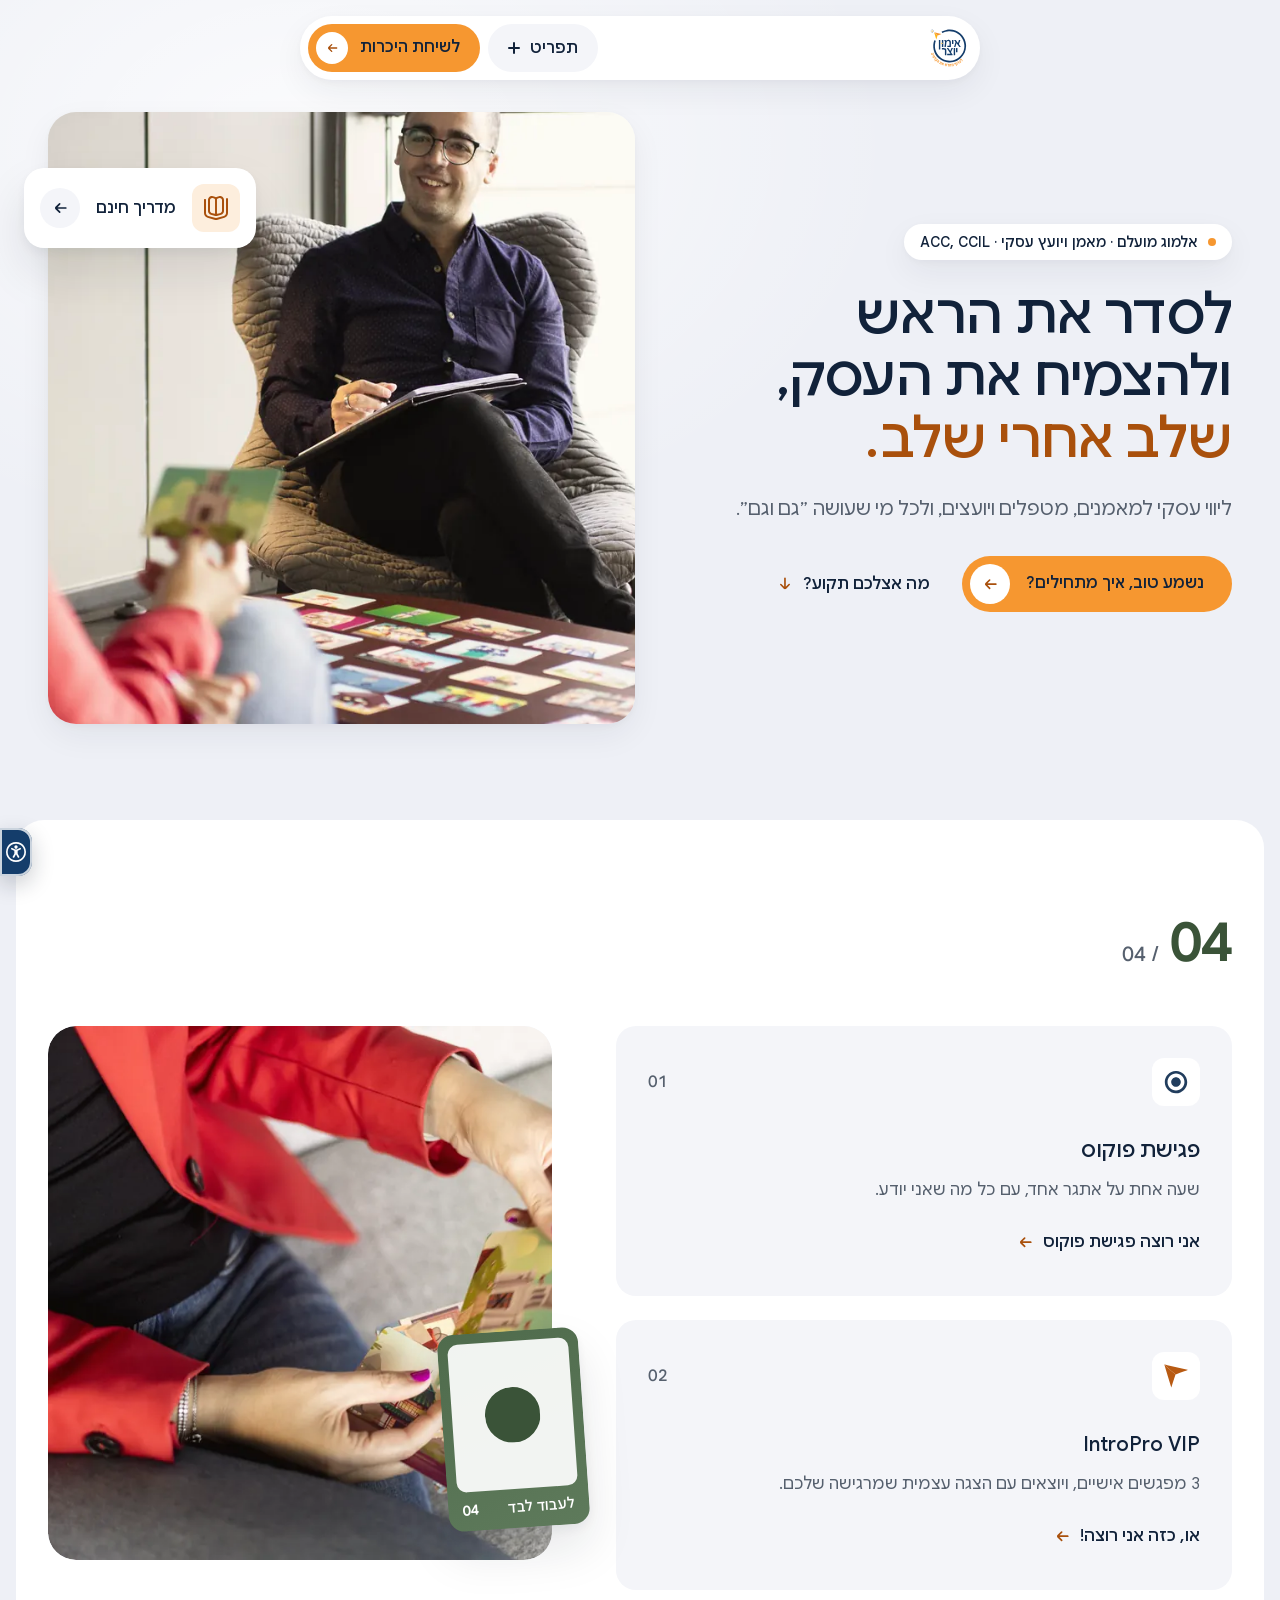
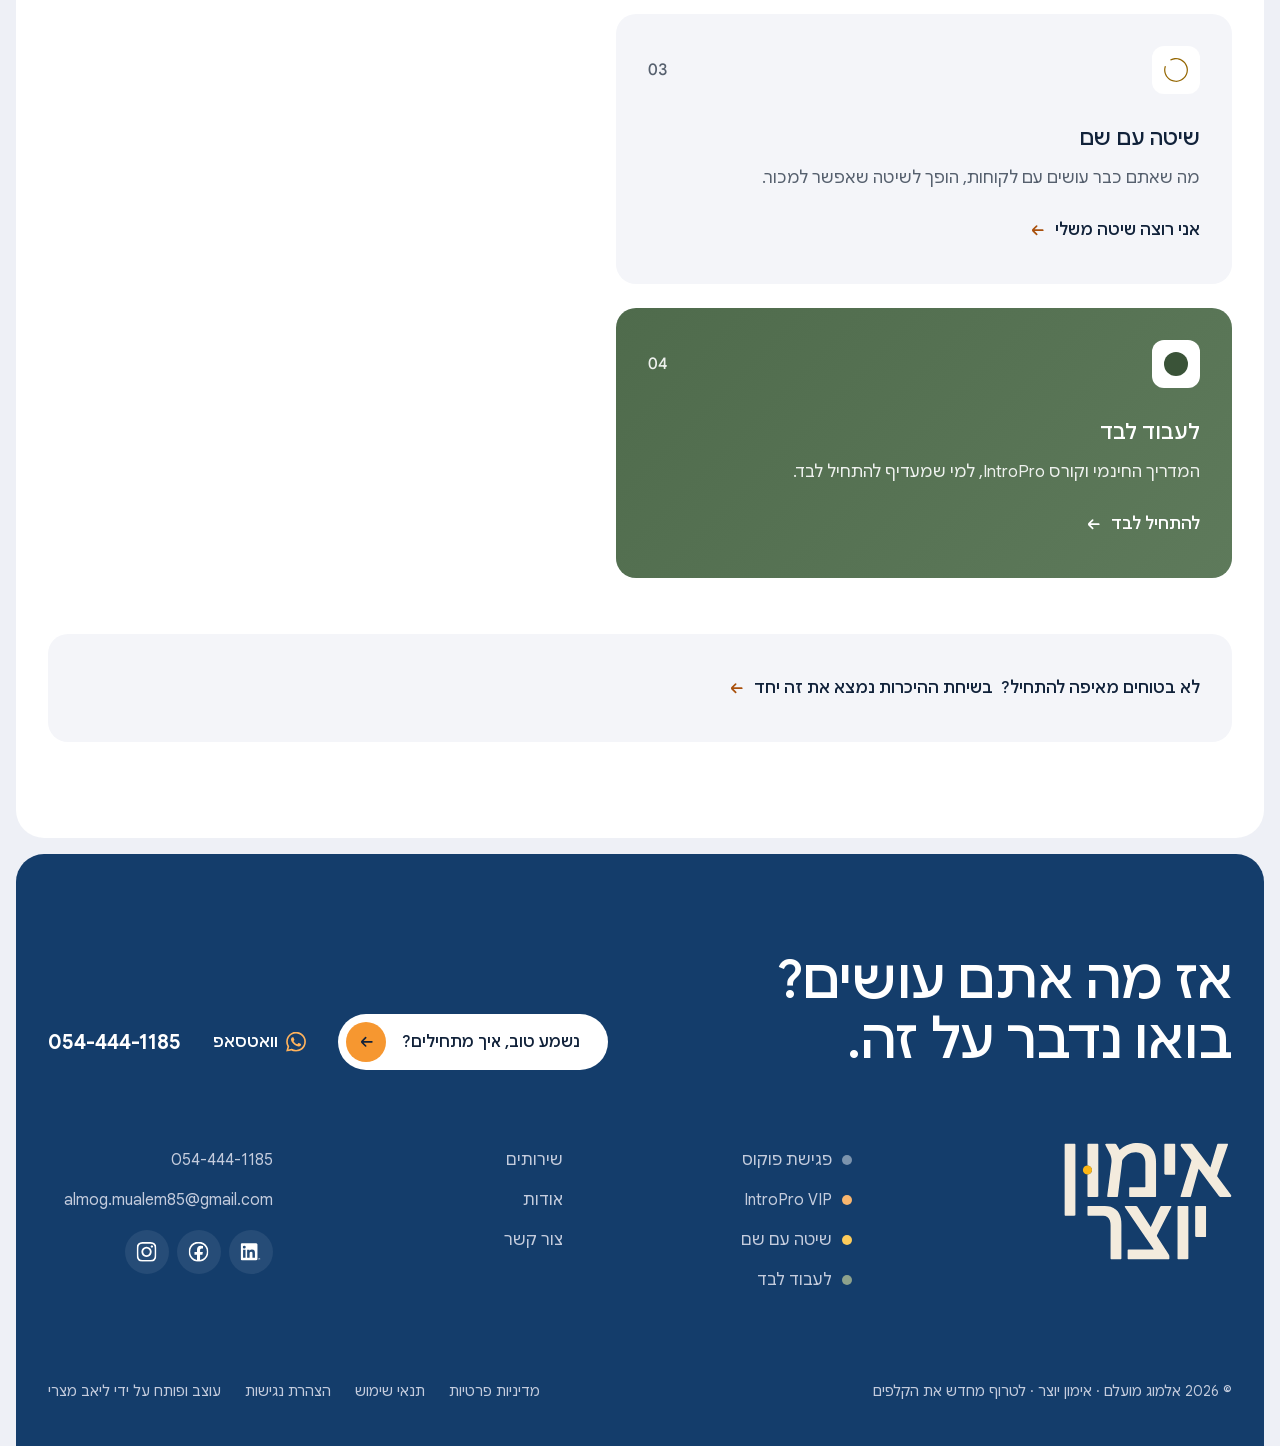
<file: b/index.html>
<!doctype html>
<html lang="he" dir="rtl">
<head>
<meta charset="utf-8">
<meta name="viewport" content="width=device-width, initial-scale=1">
<meta name="robots" content="noindex, nofollow">
<link rel="icon" href="../assets/brand/logo.svg" type="image/svg+xml">
<title>אימון יוצר · אלמוג מועלם · ליווי עסקי למאמנים, מטפלים ויועצים</title>
<meta name="description" content="ליווי עסקי למאמנים, מטפלים ויועצים, ולכל מי שעושה ״גם וגם״. סשנים קצרים וממוקדים של 2-3 מפגשים, ולא תהליכים ארוכים ומתישים.">
<meta name="theme-color" content="#EEF0F6">
<link rel="preload" href="../assets/fonts/google-sans.woff2" as="font" type="font/woff2" crossorigin>
<link rel="preload" as="image" href="../assets/img/session-smile-1600.webp" imagesrcset="../assets/img/session-smile-900.webp 900w, ../assets/img/session-smile-1600.webp 1600w" imagesizes="(max-width: 899px) 100vw, 52vw" fetchpriority="high">
<script>if(matchMedia("(prefers-reduced-motion: no-preference)").matches)document.documentElement.classList.add("open-anim")</script>
<link rel="stylesheet" href="assets/css/site.css?v=202611041336">
</head>
<body>
<!-- icons:start --><svg width="0" height="0" style="position:absolute" aria-hidden="true" focusable="false"><symbol id="i-access" viewBox="0 0 300 300"><path transform="translate(0 300) scale(1 -1)" d="M125 225Q125 235 132.5 242.5Q140 250 150.0 250.0Q160 250 167.5 242.5Q175 235 175.0 225.0Q175 215 167.5 207.5Q160 200 150.0 200.0Q140 200 132.5 207.5Q125 215 125 225ZM300 150Q300 109 280.0 74.5Q260 40 225.5 20.0Q191 0 150.0 0.0Q109 0 74.5 20.0Q40 40 20.0 74.5Q0 109 0.0 150.0Q0 191 20.0 225.5Q40 260 74.5 280.0Q109 300 150.0 300.0Q191 300 225.5 280.0Q260 260 280.0 225.5Q300 191 300 150ZM275 150Q275 184 258.0 212.5Q241 241 212.5 258.0Q184 275 150.0 275.0Q116 275 87.5 258.0Q59 241 42.0 212.5Q25 184 25.0 150.0Q25 116 42.0 87.5Q59 59 87.5 42.0Q116 25 150.0 25.0Q184 25 212.5 42.0Q241 59 258.0 87.5Q275 116 275 150ZM207 211 160 188H140L93 211Q88 213 83.5 211.5Q79 210 76.5 205.5Q74 201 75.5 196.0Q77 191 82 189L125 167V123L102 81Q99 77 100.5 72.0Q102 67 105.5 65.0Q109 63 113 63Q120 63 124 69L148 113H152L177 69Q180 62 187 63Q191 63 194.5 65.0Q198 67 199.5 72.0Q201 77 198 81L175 123V167L218 189Q223 191 224.5 196.0Q226 201 224.0 205.5Q222 210 217.0 211.5Q212 213 207 211Z"/></symbol><symbol id="i-arrow" viewBox="0 0 300 300"><path transform="translate(0 300) scale(1 -1)" d="M238 163H113L154 204Q157 207 157.0 212.5Q157 218 153.5 221.5Q150 225 145.0 225.0Q140 225 136 221L82 168Q75 160 75 150Q75 140 82 132L136 79Q141 74 148.0 75.5Q155 77 157.0 84.0Q159 91 154 96L113 138H238Q243 138 246.5 141.5Q250 145 250.0 150.0Q250 155 246.5 159.0Q243 163 238 163Z"/></symbol><symbol id="i-book" viewBox="0 0 300 300"><path transform="translate(0 300) scale(1 -1)" d="M300 263V87Q300 66 287.5 49.5Q275 33 255 27L171 3Q150 -3 129 3L45 27Q25 33 12.5 49.5Q0 66 0 87V250Q0 258 6.0 261.0Q12 264 18.5 261.0Q25 258 25 250V87Q25 75 32.5 64.5Q40 54 52 51L136 27Q150 23 164 27L248 51Q260 54 267.5 64.5Q275 75 275 87V263Q275 270 281.5 273.0Q288 276 294.0 273.0Q300 270 300 262ZM50 113V250Q50 262 55.0 272.5Q60 283 69.5 290.0Q79 297 90.5 299.0Q102 301 114 298L135 292Q144 290 150 284Q156 290 165 292L186 298Q201 303 216.0 297.5Q231 292 240.5 279.0Q250 266 250 250V113Q250 97 240.0 83.5Q230 70 214 65L171 53Q150 47 129 53L86 65Q70 70 60.0 83.5Q50 97 50 113ZM163 77Q185 83 207 89Q215 92 220.0 98.5Q225 105 225 113V250Q225 262 215.0 269.5Q205 277 193 274L172 268Q168 267 165.0 263.5Q162 260 162 256V77ZM75 113Q75 105 80.0 98.5Q85 92 93 89L138 77V256Q137 260 134.5 263.5Q132 267 128 268L107 274Q95 277 85.0 269.5Q75 262 75 250Z"/></symbol><symbol id="i-close" viewBox="0 0 300 300"><path transform="translate(0 300) scale(1 -1)" d="M225 225Q221 229 216.0 229.0Q211 229 207 225L150 168L93 225Q89 229 84.0 229.0Q79 229 75 225Q71 221 71.0 216.0Q71 211 75 207L132 150L75 93Q71 89 71.0 84.0Q71 79 75 75Q79 71 84.0 71.0Q89 71 93 75L150 132L207 75Q211 71 216.0 71.0Q221 71 225 75Q229 79 229.0 84.0Q229 89 225 93L168 150L225 207Q229 211 229.0 216.0Q229 221 225 225Z"/></symbol><symbol id="i-facebook" viewBox="0 0 300 300"><path transform="translate(0 300) scale(1 -1)" d="M150.0 301.0Q109.0 301.0 74.5 281.0Q40.0 261.0 20.0 226.5Q0.0 192.0 0.0 151.0Q0.0 150.74415588378906 0.0007787435897625983 150.4885711669922C0.0002597116690594703 150.32577514648438 0.0 150.1629180908203 0.0 150.0C0.0 149.8370819091797 0.0002597116690594703 149.67422485351562 0.0007787435897625983 149.5114288330078Q0.0015233985614031553 149.75582885742188 0.0029801928903907537 150.0Q0.24413901567459106 109.578857421875 20.0 75.5Q40.0 41.0 74.5 21.0Q99.09788513183594 6.740357398986816 127.0 2.647585153579712V1.7521942853927612C134.4979705810547 0.5984981656074524 142.17906188964844 0.0 150.0 0.0C157.82093811035156 0.0 165.5020294189453 0.5984981656074524 173.0 1.7521942853927612V2.647585153579712Q200.90211486816406 6.740357398986816 225.5 21.0Q260.0 41.0 280.0 75.5Q299.7555236816406 109.57827758789062 299.99700927734375 149.99871826171875Q299.99847412109375 149.75421142578125 299.99920654296875 149.51129150390625C299.9997253417969 149.67413330078125 300.0 149.8370361328125 300.0 150.0C300.0 150.1629638671875 299.9997253417969 150.32586669921875 299.99920654296875 150.488525390625Q300.0 150.74891662597656 300.0 151.0Q300.0 192.0 280.0 226.5Q260.0 261.0 225.5 281.0Q191.0 301.0 150.0 301.0ZM127.0 28.05915069580078Q106.0810775756836 31.916549682617188 87.5 43.0Q59.0 60.0 42.0 88.5Q25.0 117.0 25.0 151.0Q25.0 185.0 42.0 213.5Q59.0 242.0 87.5 259.0Q116.0 276.0 150.0 276.0Q184.0 276.0 212.5 259.0Q241.0 242.0 258.0 213.5Q275.0 185.0 275.0 151.0Q275.0 117.0 258.0 88.5Q241.0 60.0 212.5 43.0Q193.91891479492188 31.916549682617188 173.0 28.05915069580078V105.0H208.0L215.0 149.0H173.0V177.0Q173.0 187.0 179.0 193.5Q185.0 200.0 198.0 200.0H217.0V237.0L206.0 238.0Q193.0 240.0 183.0 240.0Q157.0 240.0 142.0 224.5Q127.0 209.0 127.0 182.0V149.0H89.0V105.0H127.0V28.05915069580078Z"/></symbol><symbol id="i-instagram" viewBox="0 0 300 300"><path transform="translate(0 300) scale(1 -1)" d="M150 273Q192 273 211 272Q241 271 256.0 256.0Q271 241 272 211Q273 192 273.0 150.0Q273 108 272 89Q271 59 256.0 44.0Q241 29 211 28Q192 27 150.0 27.0Q108 27 89 28Q59 29 44.0 44.0Q29 59 28 89Q27 108 27.0 150.0Q27 192 28 211Q29 241 44.0 256.0Q59 271 89 272Q108 273 150 273ZM150 300Q108 300 88 299Q48 297 25.5 274.5Q3 252 1 212Q0 192 0.0 150.0Q0 108 1 88Q3 48 25.5 25.5Q48 3 88 1Q108 0 150.0 0.0Q192 0 212 1Q252 3 274.5 25.5Q297 48 299 88Q300 108 300.0 150.0Q300 192 299 212Q297 252 274.5 274.5Q252 297 212 299Q192 300 150 300ZM150 227Q129 227 111.5 216.5Q94 206 83.5 188.5Q73 171 73.0 150.0Q73 129 83.5 111.5Q94 94 111.5 83.5Q129 73 150.0 73.0Q171 73 188.5 83.5Q206 94 216.5 111.5Q227 129 227.0 150.0Q227 171 216.5 188.5Q206 206 188.5 216.5Q171 227 150 227ZM150 100Q129 100 114.5 114.5Q100 129 100.0 150.0Q100 171 114.5 185.5Q129 200 150.0 200.0Q171 200 185.5 185.5Q200 171 200.0 150.0Q200 129 185.5 114.5Q171 100 150 100ZM212 230Q212 223 217.5 217.5Q223 212 230.5 212.0Q238 212 243.0 217.5Q248 223 248.0 230.5Q248 238 243.0 243.0Q238 248 230.5 248.0Q223 248 217.5 243.0Q212 238 212 230Z"/></symbol><symbol id="i-linkedin" viewBox="0 0 300 300"><path transform="translate(0 300) scale(1 -1)" d="M288 30H290L285 38Q290 38 290 43Q290 49 284 49H276V30H279V38H282ZM282 40H279V47H283Q287 47 287.0 43.5Q287 40 282 40ZM216 62H179V120Q179 135 176 142Q172 153 159.0 153.0Q146 153 140 143Q136 136 136 121V62H99V183H135V166Q141 176 150.5 181.0Q160 186 171 186Q197 186 208 169Q216 156 216 128ZM56 199Q47 199 41.0 205.5Q35 212 35.0 221.0Q35 230 41.0 236.5Q47 243 56.0 243.0Q65 243 71.5 236.5Q78 230 78.0 221.0Q78 212 71.5 205.5Q65 199 56 199ZM75 62H38V183H75ZM235 278H19Q11 278 5.5 272.5Q0 267 0 259V42Q0 35 5.5 29.5Q11 24 19 24H235Q243 24 248.5 29.5Q254 35 254 42V259Q254 267 248.5 272.5Q243 278 235 278ZM283 57Q275 57 270.0 52.0Q265 47 265.0 39.5Q265 32 270.5 27.0Q276 22 283.0 22.0Q290 22 295.0 27.5Q300 33 300.0 40.0Q300 47 295.0 52.0Q290 57 283 57ZM283 24Q277 24 272.0 28.5Q267 33 267.0 39.0Q267 45 271.5 49.5Q276 54 282.0 54.5Q288 55 292.5 50.5Q297 46 297 40V39Q298 33 293.5 28.5Q289 24 283 24Z"/></symbol><symbol id="i-mail" viewBox="0 0 300 300"><path transform="translate(0 300) scale(1 -1)" d="M238 288H63Q46 287 31.5 279.0Q17 271 8.5 256.5Q0 242 0 225V75Q0 58 8.5 43.5Q17 29 31.5 21.0Q46 13 62 12H238Q254 13 268.5 21.0Q283 29 291.5 43.5Q300 58 300 75V225Q300 242 291.5 256.5Q283 271 268.5 279.0Q254 287 238 288ZM63 263H238Q249 262 258.5 256.0Q268 250 272 239L177 143Q166 132 150.0 132.0Q134 132 123 143L28 239Q32 250 41.5 256.0Q51 262 62 262ZM238 38H63Q47 38 36.0 48.5Q25 59 25 75V206L106 126Q118 114 134.0 109.5Q150 105 166.0 109.5Q182 114 194 126L275 206V75Q275 59 264.0 48.5Q253 38 237 38Z"/></symbol><symbol id="i-phone" viewBox="0 0 300 300"><path transform="translate(0 300) scale(1 -1)" d="M163 288Q163 293 166.5 296.5Q170 300 175 300Q209 300 237.5 283.0Q266 266 283.0 237.5Q300 209 300 175Q300 170 296.5 166.0Q293 162 287.5 162.5Q282 163 278.5 166.5Q275 170 275 175Q275 202 261.5 225.0Q248 248 225.0 261.5Q202 275 175 275Q170 275 166.5 278.5Q163 282 163 287ZM175 225Q196 225 210.5 210.5Q225 196 225 175Q225 170 228.5 166.0Q232 162 237.5 162.5Q243 163 246.5 166.5Q250 170 250 175Q250 195 240.0 212.5Q230 230 212.5 240.0Q195 250 175 250Q170 250 166.5 246.5Q163 243 163.0 237.5Q163 232 166.5 228.5Q170 225 175 225ZM289 91Q300 79 300.0 63.0Q300 47 289 36L277 23Q248 -5 202 2Q161 8 116 40Q72 71 41 115Q8 160 2 201Q-5 247 22 277L37 289Q48 300 64.0 300.0Q80 300 91 289L114 258Q125 247 125.0 231.5Q125 216 114 205L100 186Q112 157 134.5 134.5Q157 112 186 100L205 114Q216 125 231.5 125.0Q247 125 258 114ZM271 73Q256 84 241 96Q237 100 231.5 100.0Q226 100 222 96L196 76Q191 71 184 74Q146 88 117.0 117.0Q88 146 74 184Q71 191 76 196L96 222Q100 226 100.0 231.5Q100 237 96 241L73 271Q69 275 63.5 275.0Q58 275 54 271L39 258Q19 234 28 196Q36 162 65 125Q92 89 129.5 62.0Q167 35 201 28Q238 20 259 40L270 53Q275 57 275.0 62.5Q275 68 271 73Z"/></symbol><symbol id="i-whatsapp" viewBox="0 0 300 300"><path transform="translate(0 300) scale(1 -1)" d="M256 256Q235 277 207.5 288.5Q180 300 151 300Q110 300 76.0 280.0Q42 260 22.0 226.0Q2 192 2.0 151.5Q2 111 22 77L1 0L80 21Q113 3 151 3Q191 3 225.0 23.0Q259 43 279.0 77.0Q299 111 299 151Q299 181 288.0 208.0Q277 235 256 256ZM151 28Q117 28 88 45L83 48L36 35L49 81L46 86Q27 116 27.0 150.5Q27 185 43.5 213.5Q60 242 88.5 258.5Q117 275 151 275Q175 275 198.0 265.5Q221 256 238.5 238.5Q256 221 265.0 198.5Q274 176 274 151Q274 118 257.5 89.5Q241 61 212.5 44.5Q184 28 151 28ZM218 120Q198 131 194.0 132.0Q190 133 188.0 133.0Q186 133 185 130Q181 126 173 116Q170 112 165 115L162 116Q147 123 135.0 133.5Q123 144 114 159Q113 162 113.5 163.5Q114 165 116 167L121 173Q123 175 125 178V179Q127 182 125 186L113 214Q112 218 110.0 219.0Q108 220 106 220H98Q92 220 88 215H87Q82 209 80 204Q75 195 75.0 184.0Q75 173 82 159Q85 152 90 146L91 145Q100 132 111 121Q132 99 154 90Q163 86 174.0 82.5Q185 79 198 81Q204 81 212.5 86.5Q221 92 223.0 98.0Q225 104 225.5 109.0Q226 114 225.5 115.5Q225 117 220 119Z"/></symbol><symbol id="s-dot" viewBox="0 0 100 100"><circle cx="50" cy="50" r="50"/></symbol><symbol id="s-plane" viewBox="472.77 391.74 354.06 348.67"><path fill-rule="nonzero" d="M641.23 546.07 C639.41 540.92 634.84 538.09 631.17 534.63 C622.59 526.58 613.60 518.96 604.87 511.06 C586.66 494.58 568.49 478.07 550.35 461.51 C540.91 452.89 531.66 444.07 522.20 435.47 C509.43 423.87 496.53 412.42 483.74 400.85 C482.03 399.30 480.60 397.45 479.04 395.74 C493.77 399.09 508.52 402.36 523.23 405.82 C621.89 429.07 720.54 452.36 819.20 475.64 C820.44 475.93 821.94 475.69 822.83 477.45 C805.52 483.88 788.25 490.31 770.98 496.71 C729.36 512.13 687.75 527.53 646.13 542.95 C644.28 543.64 642.34 544.20 641.23 546.07"/><path fill-rule="nonzero" d="M641.23 546.07 C635.14 565.35 629.12 584.64 622.96 603.89 C609.32 646.51 595.62 689.11 581.93 731.72 C581.54 732.93 581.04 734.11 580.16 736.40 C577.31 727.12 574.71 718.81 572.21 710.47 C541.34 607.79 510.47 505.11 479.71 402.39 C479.10 400.35 476.77 398.18 479.04 395.74 C480.60 397.45 482.03 399.30 483.74 400.85 C496.53 412.42 509.43 423.87 522.20 435.47 C531.66 444.07 540.91 452.89 550.35 461.51 C568.49 478.07 586.66 494.58 604.87 511.06 C613.60 518.96 622.59 526.58 631.17 534.63 C634.84 538.09 639.41 540.92 641.23 546.07"/></symbol><symbol id="s-plane-bottom" viewBox="472.77 391.74 354.06 348.67"><path fill-rule="nonzero" d="M641.23 546.07 C635.14 565.35 629.12 584.64 622.96 603.89 C609.32 646.51 595.62 689.11 581.93 731.72 C581.54 732.93 581.04 734.11 580.16 736.40 C577.31 727.12 574.71 718.81 572.21 710.47 C541.34 607.79 510.47 505.11 479.71 402.39 C479.10 400.35 476.77 398.18 479.04 395.74 C480.60 397.45 482.03 399.30 483.74 400.85 C496.53 412.42 509.43 423.87 522.20 435.47 C531.66 444.07 540.91 452.89 550.35 461.51 C568.49 478.07 586.66 494.58 604.87 511.06 C613.60 518.96 622.59 526.58 631.17 534.63 C634.84 538.09 639.41 540.92 641.23 546.07"/></symbol><symbol id="s-plane-top" viewBox="472.77 391.74 354.06 348.67"><path fill-rule="nonzero" d="M641.23 546.07 C639.41 540.92 634.84 538.09 631.17 534.63 C622.59 526.58 613.60 518.96 604.87 511.06 C586.66 494.58 568.49 478.07 550.35 461.51 C540.91 452.89 531.66 444.07 522.20 435.47 C509.43 423.87 496.53 412.42 483.74 400.85 C482.03 399.30 480.60 397.45 479.04 395.74 C493.77 399.09 508.52 402.36 523.23 405.82 C621.89 429.07 720.54 452.36 819.20 475.64 C820.44 475.93 821.94 475.69 822.83 477.45 C805.52 483.88 788.25 490.31 770.98 496.71 C729.36 512.13 687.75 527.53 646.13 542.95 C644.28 543.64 642.34 544.20 641.23 546.07"/></symbol><symbol id="s-ring" viewBox="428.83 257.79 1564.01 1563.47"><path fill-rule="nonzero" d="M1988.83 1039.50 C1984.05 1268.78 1899.09 1462.41 1728.93 1617.05 C1628.55 1708.27 1510.80 1767.14 1378.37 1796.36 C1310.68 1811.29 1242.09 1817.26 1172.86 1813.38 C996.75 1803.51 840.96 1741.70 707.00 1627.02 C581.18 1519.31 498.61 1384.21 458.54 1223.46 C439.67 1147.79 432.83 1070.86 437.32 993.01 C441.63 918.45 456.39 845.98 481.73 775.68 C483.03 772.09 484.16 771.22 487.94 772.65 C510.03 780.97 532.17 789.14 554.42 796.99 C558.85 798.56 557.92 800.59 556.81 803.62 C541.78 844.84 531.04 887.19 524.32 930.51 C517.18 976.56 514.63 1022.89 516.82 1069.49 C520.01 1137.61 532.60 1203.87 555.03 1268.26 C632.34 1490.15 819.37 1659.54 1047.91 1714.84 C1114.10 1730.85 1181.17 1737.13 1249.13 1733.44 C1543.42 1717.47 1794.34 1520.07 1879.44 1237.59 C1902.27 1161.79 1911.54 1084.24 1907.67 1005.22 C1892.85 702.84 1686.77 446.40 1394.53 366.42 C1323.76 347.06 1251.66 339.35 1178.44 343.09 C1071.41 348.56 970.67 376.71 876.67 428.39 C873.41 430.18 871.93 430.21 869.97 426.65 C858.62 405.94 847.03 385.35 835.38 364.81 C833.76 361.95 833.70 360.57 836.92 358.80 C904.86 321.43 976.76 294.77 1052.64 278.88 C1106.28 267.64 1160.54 261.79 1215.34 262.36 C1406.41 264.35 1575.08 327.25 1719.90 451.70 C1839.60 554.56 1919.64 683.21 1961.45 835.46 C1973.37 878.87 1981.06 923.09 1985.13 967.95 C1987.28 991.70 1988.21 1015.49 1988.83 1039.50"/></symbol><symbol id="s-target" viewBox="318.49 262.31 140.08 141.13"><path fill-rule="nonzero" d="M338.74 333.18 C338.57 360.75 360.64 382.90 388.42 383.04 C416.03 383.17 438.17 361.10 438.27 333.36 C438.37 305.71 416.41 283.67 388.60 283.50 C361.06 283.32 338.91 305.39 338.74 333.18 M388.75 267.69 C422.70 266.31 454.57 296.45 454.42 333.76 C454.28 367.76 425.13 399.44 387.77 399.16 C354.04 398.91 322.49 369.93 322.63 332.78 C322.76 298.77 351.97 266.36 388.75 267.69"/><path fill-rule="nonzero" d="M360.25 333.42 C360.17 318.04 373.06 305.07 388.49 305.01 C403.81 304.95 416.79 317.97 416.76 333.37 C416.72 348.57 404.11 361.25 388.78 361.52 C373.53 361.79 360.33 348.79 360.25 333.42"/></symbol><symbol id="i-chat" viewBox="0 0 300 300"><path fill-rule="evenodd" d="M70 40H230A40 40 0 0 1 270 80V180A40 40 0 0 1 230 220H140L80 268V220H70A40 40 0 0 1 30 180V80A40 40 0 0 1 70 40ZM84 130A16 16 0 1 0 116 130A16 16 0 1 0 84 130ZM134 130A16 16 0 1 0 166 130A16 16 0 1 0 134 130ZM184 130A16 16 0 1 0 216 130A16 16 0 1 0 184 130Z"/></symbol><symbol id="i-moon" viewBox="0 0 300 300"><path d="M137.8 41.1A110 110 0 1 0 256.7 186.5A95 95 0 0 1 137.8 41.1Z"/></symbol></svg><!-- icons:end -->

<a class="skip" href="#main">דלגו לתוכן</a>

<div class="cwrap">

<!-- header · MV:hd8, a capsule that opens into the menu -->
<div class="hd-slot">
  <header class="h8x hd o-h" id="hd">
    <div class="h8-card">
      <div class="h8-bar">
        <a class="hlogo" href="#top" aria-label="אימון יוצר, לראש העמוד"><img src="../assets/brand/logo.svg" alt="" width="44" height="44"></a>
        <button class="h8-toggle" type="button" aria-expanded="false" aria-controls="h8p"><span>תפריט</span><i aria-hidden="true"></i></button>
        <button class="hd-a11y" type="button" data-a11y-open aria-label="נגישות: התאמות תצוגה"><svg class="ic" aria-hidden="true" focusable="false"><use href="#i-access"/></svg></button>
        <a class="btn sm" href="../contact/">לשיחת היכרות <span class="bd"><svg class="ic ar" aria-hidden="true" focusable="false"><use href="#i-arrow"/></svg></span></a>
      </div>
      <div class="h8-panel" id="h8p">
        <div>
          <div class="h8-in">
            <nav class="h8-links" aria-label="ראשי">
              <a href="#top">בית</a>
              <a href="../services/">שירותים</a>
              <a href="#about">אודות</a>
              <a href="../contact/">צור קשר</a>
            </nav>
            <div class="h8-side">
              <ul class="h8-svc" aria-label="השירותים">
                <li><a class="k-target" href="../services/focus/"><span class="chip"><svg class="sm" aria-hidden="true" focusable="false"><use href="#s-target"/></svg></span>פגישת פוקוס</a></li>
                <li><a class="k-plane" href="../services/intropro-vip/"><span class="chip"><svg class="sm" aria-hidden="true" focusable="false"><use href="#s-plane"/></svg></span>IntroPro VIP</a></li>
                <li><a class="k-ring" href="../services/method/"><span class="chip"><svg class="sm" aria-hidden="true" focusable="false"><use href="#s-ring"/></svg></span>שיטה עם שם</a></li>
                <li><a class="k-dot" href="../services/self-study/"><span class="chip"><svg class="sm" aria-hidden="true" focusable="false"><use href="#s-dot"/></svg></span>לעבוד לבד</a></li>
              </ul>
              <a class="h8-tel" href="tel:+972544441185"><svg class="ic" aria-hidden="true" focusable="false"><use href="#i-phone"/></svg><span dir="ltr">054-444-1185</span></a>
              <a class="btn" href="../contact/">לשיחת היכרות <span class="bd"><svg class="ic ar" aria-hidden="true" focusable="false"><use href="#i-arrow"/></svg></span></a>
            </div>
          </div>
        </div>
      </div>
    </div>
  </header>
</div>

<main id="main" tabindex="-1">

  <!-- 1. hero · s09 split: the copy, one photo of a real session, two cards resting on it -->
  <section class="hero" id="top" aria-labelledby="hero-h">
    <div class="hero-grid">
      <div class="hero-copy">
        <p class="eyebrow o" style="--d:.15s"><i aria-hidden="true"></i>אלמוג מועלם · מאמן ויועץ עסקי · ACC, CCIL</p>
        <h1 class="o" style="--d:.25s" id="hero-h">לסדר את הראש ולהצמיח את העסק, <em>שלב אחרי שלב.</em></h1>
        <p class="lead o" style="--d:.35s">ליווי עסקי למאמנים, מטפלים ויועצים, ולכל מי שעושה ״גם וגם״.</p>
        <div class="ctas o" style="--d:.45s">
          <a class="btn" href="../contact/">נשמע טוב, איך מתחילים? <span class="bd"><svg class="ic ar" aria-hidden="true" focusable="false"><use href="#i-arrow"/></svg></span></a>
          <a class="lnk" href="#services">מה אצלכם תקוע? <svg class="ic ar down" aria-hidden="true" focusable="false"><use href="#i-arrow"/></svg></a>
        </div>
      </div>
      <div class="hero-visual o-v">
        <div class="hv-photo">
          <picture>
            <source type="image/webp" srcset="../assets/img/session-smile-900.webp 900w, ../assets/img/session-smile-1600.webp 1600w" sizes="(max-width: 899px) 100vw, 52vw">
            <img src="../assets/img/session-smile-1600.jpg" alt="אלמוג מועלם מחייך באמצע מפגש אימון, מחברת על הברכיים וקלפים פרושים על השולחן" width="1600" height="1280" fetchpriority="high" decoding="async">
          </picture>
        </div>
        <a class="fc fc-a o" style="--d:.95s" href="../guide/">
          <span class="ibox"><svg class="ic" aria-hidden="true" focusable="false"><use href="#i-book"/></svg></span>
          <span class="tx"><strong>מדריך חינם</strong></span>
          <span class="bd"><svg class="ic ar" aria-hidden="true" focusable="false"><use href="#i-arrow"/></svg></span>
        </a>
      </div>
    </div>
  </section>

  <!-- 2. the four moves · the signature moment: each service is a card that lights up in its own colour as the reader reaches it -->
  <section class="slab svc" id="services" aria-labelledby="services-h">
    <div class="sig-head" data-rv>
      <h2 class="sr" id="services-h">מה אצלכם תקוע?</h2>
      <p class="sig-count rv" aria-hidden="true"><span class="sig-n"><span class="k-target is-on">01</span><span class="k-plane">02</span><span class="k-ring">03</span><span class="k-dot">04</span></span><small>/ 04</small></p>
    </div>
    <div class="steps">
      <ol class="steps-list">
        <li class="card step k-target is-on">
          <figure class="step-ph"><img src="../assets/img/notebook-800.webp" alt="" width="800" height="640" loading="lazy" decoding="async"></figure>
          <div class="st-top"><span class="ibox"><svg class="sm" aria-hidden="true" focusable="false"><use href="#s-target"/></svg></span><span class="idx">01</span></div>
          <h3>פגישת פוקוס</h3>
          <p>שעה אחת על אתגר אחד, עם כל מה שאני יודע.</p>
          <a class="lnk" href="../services/focus/">אני רוצה פגישת פוקוס <svg class="ic ar" aria-hidden="true" focusable="false"><use href="#i-arrow"/></svg></a>
        </li>
        <li class="card step k-plane">
          <figure class="step-ph"><img src="../assets/img/session-talk-900.webp" alt="" width="900" height="720" loading="lazy" decoding="async"></figure>
          <div class="st-top"><span class="ibox"><svg class="sm" aria-hidden="true" focusable="false"><use href="#s-plane"/></svg></span><span class="idx">02</span></div>
          <h3>IntroPro VIP</h3>
          <p>3 מפגשים אישיים, ויוצאים עם הצגה עצמית שמרגישה שלכם.</p>
          <a class="lnk" href="../services/intropro-vip/">או, כזה אני רוצה! <svg class="ic ar" aria-hidden="true" focusable="false"><use href="#i-arrow"/></svg></a>
        </li>
        <li class="card step k-ring">
          <figure class="step-ph"><img src="../assets/img/cards-spread-800.webp" alt="" width="800" height="533" loading="lazy" decoding="async"></figure>
          <div class="st-top"><span class="ibox"><svg class="sm" aria-hidden="true" focusable="false"><use href="#s-ring"/></svg></span><span class="idx">03</span></div>
          <h3>שיטה עם שם</h3>
          <p>מה שאתם כבר עושים עם לקוחות, הופך לשיטה שאפשר למכור.</p>
          <a class="lnk" href="../services/method/">אני רוצה שיטה משלי <svg class="ic ar" aria-hidden="true" focusable="false"><use href="#i-arrow"/></svg></a>
        </li>
        <li class="card step k-dot">
          <figure class="step-ph"><img src="../assets/img/cards-hands-800.webp" alt="" width="800" height="640" loading="lazy" decoding="async"></figure>
          <div class="st-top"><span class="ibox"><svg class="sm" aria-hidden="true" focusable="false"><use href="#s-dot"/></svg></span><span class="idx">04</span></div>
          <h3>לעבוד לבד</h3>
          <p>המדריך החינמי וקורס IntroPro, למי שמעדיף להתחיל לבד.</p>
          <a class="lnk" href="../services/self-study/">להתחיל לבד <svg class="ic ar" aria-hidden="true" focusable="false"><use href="#i-arrow"/></svg></a>
        </li>
      </ol>
      <div class="steps-visual" aria-hidden="true">
        <div class="sv-stack">
          <img class="sv-img is-on" src="../assets/img/notebook-1400.webp" srcset="../assets/img/notebook-800.webp 800w, ../assets/img/notebook-1400.webp 1400w" sizes="40vw" alt="" width="1400" height="1120" loading="lazy" decoding="async">
          <img class="sv-img" src="../assets/img/session-talk-1600.webp" srcset="../assets/img/session-talk-900.webp 900w, ../assets/img/session-talk-1600.webp 1600w" sizes="40vw" alt="" width="1600" height="1280" loading="lazy" decoding="async">
          <img class="sv-img" src="../assets/img/cards-spread-1400.webp" srcset="../assets/img/cards-spread-800.webp 800w, ../assets/img/cards-spread-1400.webp 1400w" sizes="40vw" alt="" width="1400" height="933" loading="lazy" decoding="async">
          <img class="sv-img" src="../assets/img/cards-hands-1400.webp" srcset="../assets/img/cards-hands-800.webp 800w, ../assets/img/cards-hands-1400.webp 1400w" sizes="40vw" alt="" width="1400" height="1120" loading="lazy" decoding="async">
        </div>
        <div class="sv-card">
          <div class="mc k-target is-on"><div class="win"><span><svg class="sm" focusable="false"><use href="#s-target"/></svg></span></div><b><span>פגישת פוקוס</span><span>01</span></b></div>
          <div class="mc k-plane"><div class="win"><span><svg class="sm" focusable="false"><use href="#s-plane"/></svg></span></div><b><span>IntroPro VIP</span><span>02</span></b></div>
          <div class="mc k-ring"><div class="win"><span><svg class="sm" focusable="false"><use href="#s-ring"/></svg></span></div><b><span>שיטה עם שם</span><span>03</span></b></div>
          <div class="mc k-dot"><div class="win"><span><svg class="sm" focusable="false"><use href="#s-dot"/></svg></span></div><b><span>לעבוד לבד</span><span>04</span></b></div>
        </div>
      </div>
    </div>
    <div class="svc-foot" data-rv>
      <a class="lnk rv" href="../contact/"><b>לא בטוחים מאיפה להתחיל?</b> בשיחת ההיכרות נמצא את זה יחד <svg class="ic ar" aria-hidden="true" focusable="false"><use href="#i-arrow"/></svg></a>
    </div>
  </section>

</main>

<!-- 3. closing · MV:ft1, the big closer on a dark panel -->
<footer class="ft on-dark" id="contact">
  <div class="ft-top" data-rv>
    <h2 class="rv">אז מה אתם עושים?<br> בואו נדבר על זה.</h2>
    <div class="ft-act rv">
      <a class="btn bw" href="../contact/">נשמע טוב, איך מתחילים? <span class="bd"><svg class="ic ar" aria-hidden="true" focusable="false"><use href="#i-arrow"/></svg></span></a>
      <a class="lnk" href="https://wa.me/972544441185?text=%D7%94%D7%99%D7%99%20%D7%90%D7%9C%D7%9E%D7%95%D7%92%2C%20%D7%94%D7%92%D7%A2%D7%AA%D7%99%20%D7%9E%D7%94%D7%90%D7%AA%D7%A8%20%D7%95%D7%90%D7%A9%D7%9E%D7%97%20%D7%9C%D7%A9%D7%99%D7%97%D7%AA%20%D7%94%D7%99%D7%9B%D7%A8%D7%95%D7%AA." target="_blank" rel="noopener"><svg class="ic" aria-hidden="true" focusable="false"><use href="#i-whatsapp"/></svg>וואטסאפ<span class="sr"> (נפתח בחלון חדש)</span></a>
      <a class="ft-tel" href="tel:+972544441185">054-444-1185</a>
    </div>
  </div>

  <div class="ft-cols" data-rv>
    <div class="ft-brand rv">
      <a href="#top" aria-label="אימון יוצר, לראש העמוד"><img src="../assets/brand/wordmark-cream.svg" alt="" width="168" height="118" loading="lazy"></a>
    </div>
    <nav class="ft-col rv" aria-label="השירותים">
      <a class="k-target" href="../services/focus/"><i aria-hidden="true"></i>פגישת פוקוס</a>
      <a class="k-plane" href="../services/intropro-vip/"><i aria-hidden="true"></i>IntroPro VIP</a>
      <a class="k-ring" href="../services/method/"><i aria-hidden="true"></i>שיטה עם שם</a>
      <a class="k-dot" href="../services/self-study/"><i aria-hidden="true"></i>לעבוד לבד</a>
    </nav>
    <nav class="ft-col rv" aria-label="קישורים בתחתית">
      <a href="../services/">שירותים</a>
      <a href="#about">אודות</a>
      <a href="../contact/">צור קשר</a>
    </nav>
    <div class="ft-col rv">
      <a href="tel:+972544441185"><span dir="ltr">054-444-1185</span></a>
      <a href="mailto:almog.mualem85@gmail.com">almog.mualem85@gmail.com</a>
      <div class="social">
        <a href="https://www.linkedin.com/in/almog-mualem/" target="_blank" rel="noopener" aria-label="לינקדאין (נפתח בחלון חדש)"><svg class="ic" aria-hidden="true" focusable="false"><use href="#i-linkedin"/></svg></a>
        <a href="https://www.facebook.com/mualem.almog85" target="_blank" rel="noopener" aria-label="פייסבוק (נפתח בחלון חדש)"><svg class="ic" aria-hidden="true" focusable="false"><use href="#i-facebook"/></svg></a>
        <a href="https://www.instagram.com/almog.mualem/" target="_blank" rel="noopener" aria-label="אינסטגרם (נפתח בחלון חדש)"><svg class="ic" aria-hidden="true" focusable="false"><use href="#i-instagram"/></svg></a>
      </div>
    </div>
  </div>

  <div class="ft-legal">
    <p>© <span data-year>2026</span> אלמוג מועלם · אימון יוצר · לטרוף מחדש את הקלפים</p>
    <nav aria-label="מידע משפטי">
      <a href="../privacy/">מדיניות פרטיות</a>
      <a href="../terms/">תנאי שימוש</a>
      <a href="../accessibility/">הצהרת נגישות</a>
      <a href="https://liavmatzri.co.il" target="_blank" rel="noopener">עוצב ופותח על ידי ליאב מצרי<span class="sr"> (נפתח בחלון חדש)</span></a>
    </nav>
  </div>
</footer>

</div>

<a class="fab fab-a11y" href="../accessibility/" aria-label="התאמות תצוגה"><svg class="ic" aria-hidden="true" focusable="false"><use href="#i-access"/></svg></a>

<script src="assets/js/site.js?v=202611041336" defer></script>
<script src="../assets/js/a11y.js?v=202611041336" defer></script>
<script src="https://crm.liavmatzri.co.il/review.js" defer></script>
</body>
</html>
</file>
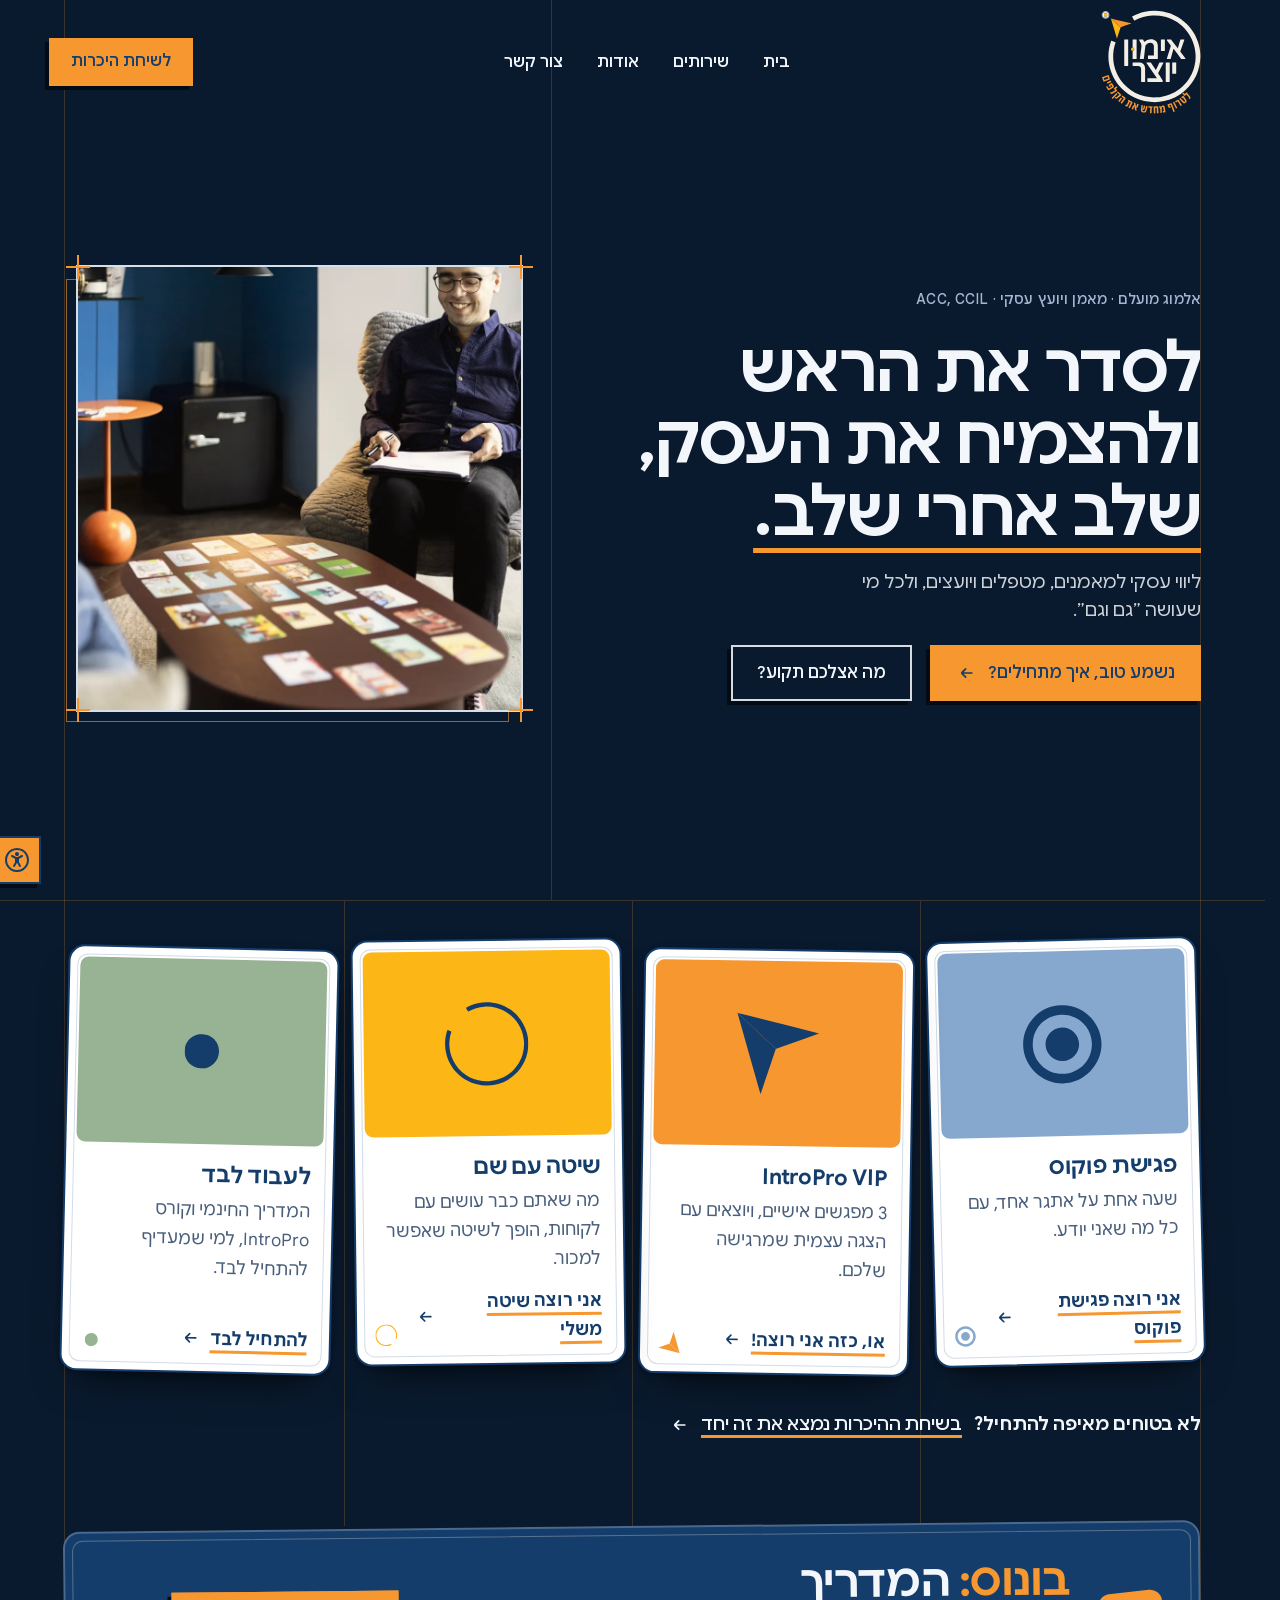
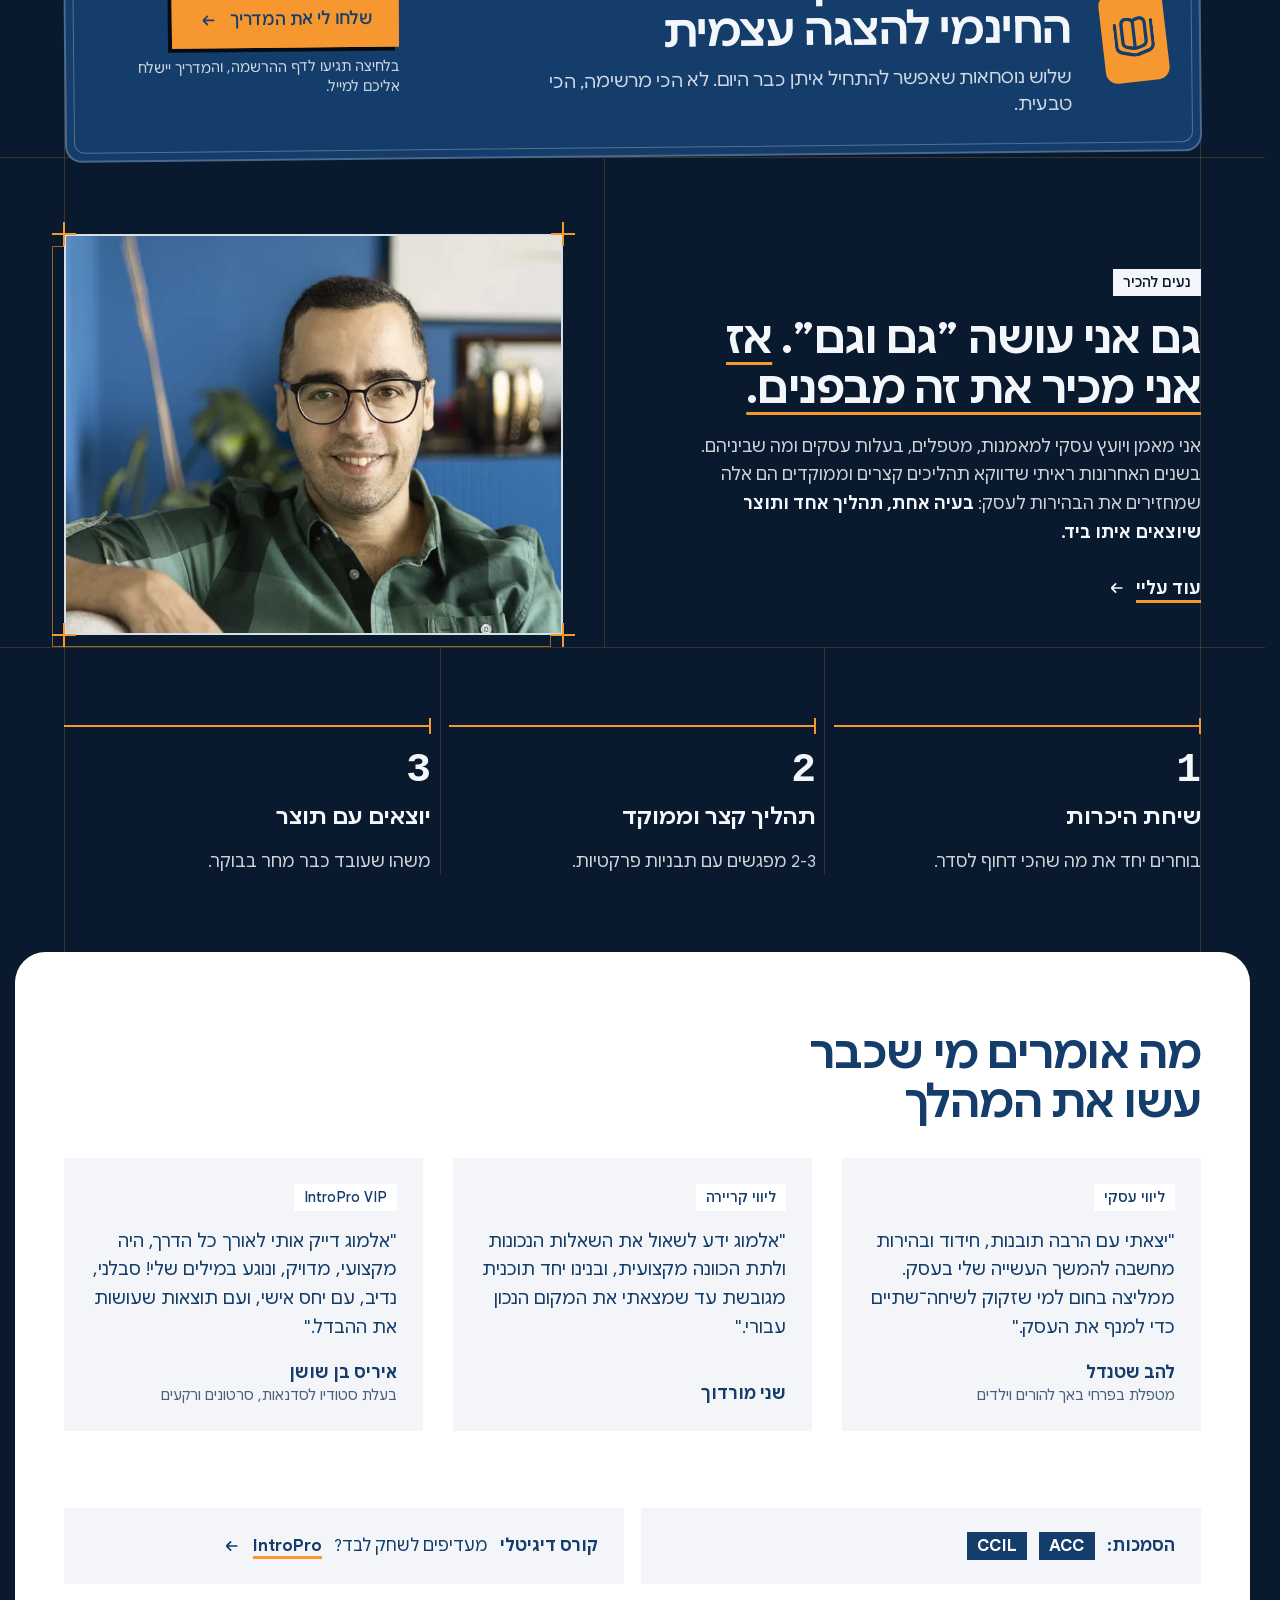
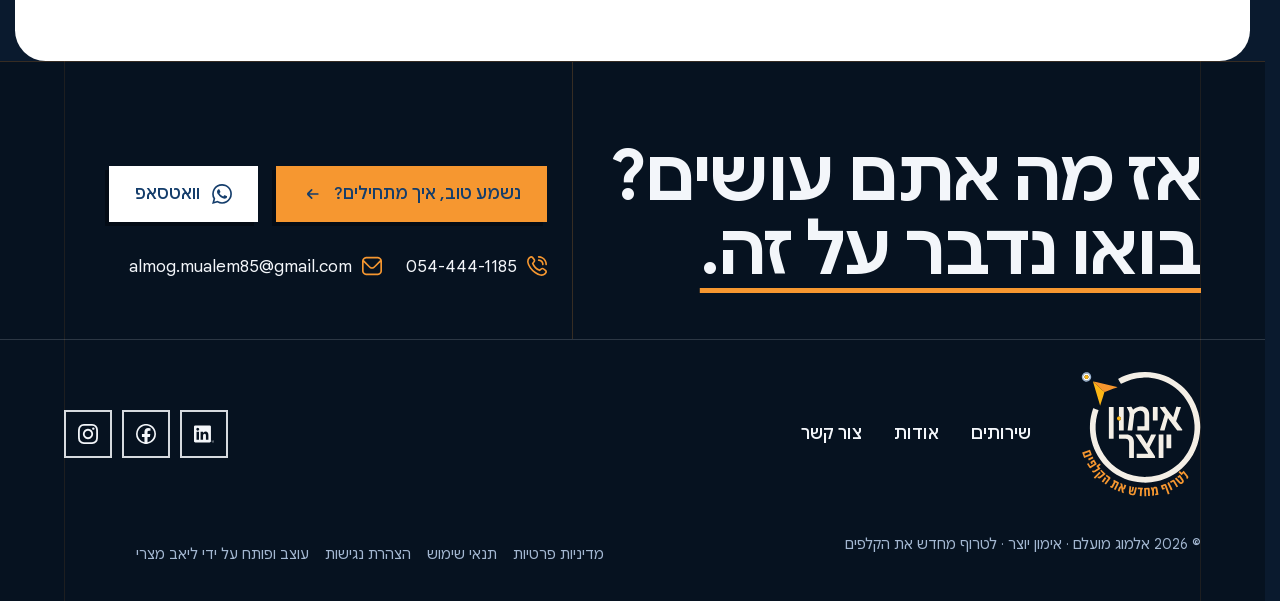
<file: blend/index.html>
<!doctype html>
<html lang="he" dir="rtl">
<head>
<meta charset="utf-8">
<meta name="viewport" content="width=device-width, initial-scale=1">
<meta name="robots" content="noindex, nofollow">
<link rel="icon" href="../assets/brand/logo-full.svg" type="image/svg+xml">
<title>אימון יוצר · אלמוג מועלם · ליווי עסקי למאמנים, מטפלים ויועצים</title>
<meta name="description" content="ליווי עסקי למאמנים, מטפלים ויועצים, ולכל מי שעושה ״גם וגם״. סשנים קצרים וממוקדים של 2-3 מפגשים, ולא תהליכים ארוכים ומתישים.">
<meta name="theme-color" content="#0B1D33">
<link rel="preload" href="../assets/fonts/google-sans.woff2" as="font" type="font/woff2" crossorigin>
<link rel="preload" as="image" href="../assets/img/session-wide-1200.webp" fetchpriority="high">
<link rel="stylesheet" href="assets/css/site.css?v=202611041336">
<script>if(matchMedia("(prefers-reduced-motion: no-preference)").matches)document.documentElement.classList.add("anim")</script>
</head>
<body>
<!-- icons:start --><svg width="0" height="0" style="position:absolute" aria-hidden="true" focusable="false"><symbol id="i-access" viewBox="0 0 300 300"><path transform="translate(0 300) scale(1 -1)" d="M125 225Q125 235 132.5 242.5Q140 250 150.0 250.0Q160 250 167.5 242.5Q175 235 175.0 225.0Q175 215 167.5 207.5Q160 200 150.0 200.0Q140 200 132.5 207.5Q125 215 125 225ZM300 150Q300 109 280.0 74.5Q260 40 225.5 20.0Q191 0 150.0 0.0Q109 0 74.5 20.0Q40 40 20.0 74.5Q0 109 0.0 150.0Q0 191 20.0 225.5Q40 260 74.5 280.0Q109 300 150.0 300.0Q191 300 225.5 280.0Q260 260 280.0 225.5Q300 191 300 150ZM275 150Q275 184 258.0 212.5Q241 241 212.5 258.0Q184 275 150.0 275.0Q116 275 87.5 258.0Q59 241 42.0 212.5Q25 184 25.0 150.0Q25 116 42.0 87.5Q59 59 87.5 42.0Q116 25 150.0 25.0Q184 25 212.5 42.0Q241 59 258.0 87.5Q275 116 275 150ZM207 211 160 188H140L93 211Q88 213 83.5 211.5Q79 210 76.5 205.5Q74 201 75.5 196.0Q77 191 82 189L125 167V123L102 81Q99 77 100.5 72.0Q102 67 105.5 65.0Q109 63 113 63Q120 63 124 69L148 113H152L177 69Q180 62 187 63Q191 63 194.5 65.0Q198 67 199.5 72.0Q201 77 198 81L175 123V167L218 189Q223 191 224.5 196.0Q226 201 224.0 205.5Q222 210 217.0 211.5Q212 213 207 211Z"/></symbol><symbol id="i-arrow" viewBox="0 0 300 300"><path transform="translate(0 300) scale(1 -1)" d="M238 163H113L154 204Q157 207 157.0 212.5Q157 218 153.5 221.5Q150 225 145.0 225.0Q140 225 136 221L82 168Q75 160 75 150Q75 140 82 132L136 79Q141 74 148.0 75.5Q155 77 157.0 84.0Q159 91 154 96L113 138H238Q243 138 246.5 141.5Q250 145 250.0 150.0Q250 155 246.5 159.0Q243 163 238 163Z"/></symbol><symbol id="i-book" viewBox="0 0 300 300"><path transform="translate(0 300) scale(1 -1)" d="M300 263V87Q300 66 287.5 49.5Q275 33 255 27L171 3Q150 -3 129 3L45 27Q25 33 12.5 49.5Q0 66 0 87V250Q0 258 6.0 261.0Q12 264 18.5 261.0Q25 258 25 250V87Q25 75 32.5 64.5Q40 54 52 51L136 27Q150 23 164 27L248 51Q260 54 267.5 64.5Q275 75 275 87V263Q275 270 281.5 273.0Q288 276 294.0 273.0Q300 270 300 262ZM50 113V250Q50 262 55.0 272.5Q60 283 69.5 290.0Q79 297 90.5 299.0Q102 301 114 298L135 292Q144 290 150 284Q156 290 165 292L186 298Q201 303 216.0 297.5Q231 292 240.5 279.0Q250 266 250 250V113Q250 97 240.0 83.5Q230 70 214 65L171 53Q150 47 129 53L86 65Q70 70 60.0 83.5Q50 97 50 113ZM163 77Q185 83 207 89Q215 92 220.0 98.5Q225 105 225 113V250Q225 262 215.0 269.5Q205 277 193 274L172 268Q168 267 165.0 263.5Q162 260 162 256V77ZM75 113Q75 105 80.0 98.5Q85 92 93 89L138 77V256Q137 260 134.5 263.5Q132 267 128 268L107 274Q95 277 85.0 269.5Q75 262 75 250Z"/></symbol><symbol id="i-close" viewBox="0 0 300 300"><path transform="translate(0 300) scale(1 -1)" d="M225 225Q221 229 216.0 229.0Q211 229 207 225L150 168L93 225Q89 229 84.0 229.0Q79 229 75 225Q71 221 71.0 216.0Q71 211 75 207L132 150L75 93Q71 89 71.0 84.0Q71 79 75 75Q79 71 84.0 71.0Q89 71 93 75L150 132L207 75Q211 71 216.0 71.0Q221 71 225 75Q229 79 229.0 84.0Q229 89 225 93L168 150L225 207Q229 211 229.0 216.0Q229 221 225 225Z"/></symbol><symbol id="i-facebook" viewBox="0 0 300 300"><path transform="translate(0 300) scale(1 -1)" d="M150.0 301.0Q109.0 301.0 74.5 281.0Q40.0 261.0 20.0 226.5Q0.0 192.0 0.0 151.0Q0.0 150.74415588378906 0.0007787435897625983 150.4885711669922C0.0002597116690594703 150.32577514648438 0.0 150.1629180908203 0.0 150.0C0.0 149.8370819091797 0.0002597116690594703 149.67422485351562 0.0007787435897625983 149.5114288330078Q0.0015233985614031553 149.75582885742188 0.0029801928903907537 150.0Q0.24413901567459106 109.578857421875 20.0 75.5Q40.0 41.0 74.5 21.0Q99.09788513183594 6.740357398986816 127.0 2.647585153579712V1.7521942853927612C134.4979705810547 0.5984981656074524 142.17906188964844 0.0 150.0 0.0C157.82093811035156 0.0 165.5020294189453 0.5984981656074524 173.0 1.7521942853927612V2.647585153579712Q200.90211486816406 6.740357398986816 225.5 21.0Q260.0 41.0 280.0 75.5Q299.7555236816406 109.57827758789062 299.99700927734375 149.99871826171875Q299.99847412109375 149.75421142578125 299.99920654296875 149.51129150390625C299.9997253417969 149.67413330078125 300.0 149.8370361328125 300.0 150.0C300.0 150.1629638671875 299.9997253417969 150.32586669921875 299.99920654296875 150.488525390625Q300.0 150.74891662597656 300.0 151.0Q300.0 192.0 280.0 226.5Q260.0 261.0 225.5 281.0Q191.0 301.0 150.0 301.0ZM127.0 28.05915069580078Q106.0810775756836 31.916549682617188 87.5 43.0Q59.0 60.0 42.0 88.5Q25.0 117.0 25.0 151.0Q25.0 185.0 42.0 213.5Q59.0 242.0 87.5 259.0Q116.0 276.0 150.0 276.0Q184.0 276.0 212.5 259.0Q241.0 242.0 258.0 213.5Q275.0 185.0 275.0 151.0Q275.0 117.0 258.0 88.5Q241.0 60.0 212.5 43.0Q193.91891479492188 31.916549682617188 173.0 28.05915069580078V105.0H208.0L215.0 149.0H173.0V177.0Q173.0 187.0 179.0 193.5Q185.0 200.0 198.0 200.0H217.0V237.0L206.0 238.0Q193.0 240.0 183.0 240.0Q157.0 240.0 142.0 224.5Q127.0 209.0 127.0 182.0V149.0H89.0V105.0H127.0V28.05915069580078Z"/></symbol><symbol id="i-instagram" viewBox="0 0 300 300"><path transform="translate(0 300) scale(1 -1)" d="M150 273Q192 273 211 272Q241 271 256.0 256.0Q271 241 272 211Q273 192 273.0 150.0Q273 108 272 89Q271 59 256.0 44.0Q241 29 211 28Q192 27 150.0 27.0Q108 27 89 28Q59 29 44.0 44.0Q29 59 28 89Q27 108 27.0 150.0Q27 192 28 211Q29 241 44.0 256.0Q59 271 89 272Q108 273 150 273ZM150 300Q108 300 88 299Q48 297 25.5 274.5Q3 252 1 212Q0 192 0.0 150.0Q0 108 1 88Q3 48 25.5 25.5Q48 3 88 1Q108 0 150.0 0.0Q192 0 212 1Q252 3 274.5 25.5Q297 48 299 88Q300 108 300.0 150.0Q300 192 299 212Q297 252 274.5 274.5Q252 297 212 299Q192 300 150 300ZM150 227Q129 227 111.5 216.5Q94 206 83.5 188.5Q73 171 73.0 150.0Q73 129 83.5 111.5Q94 94 111.5 83.5Q129 73 150.0 73.0Q171 73 188.5 83.5Q206 94 216.5 111.5Q227 129 227.0 150.0Q227 171 216.5 188.5Q206 206 188.5 216.5Q171 227 150 227ZM150 100Q129 100 114.5 114.5Q100 129 100.0 150.0Q100 171 114.5 185.5Q129 200 150.0 200.0Q171 200 185.5 185.5Q200 171 200.0 150.0Q200 129 185.5 114.5Q171 100 150 100ZM212 230Q212 223 217.5 217.5Q223 212 230.5 212.0Q238 212 243.0 217.5Q248 223 248.0 230.5Q248 238 243.0 243.0Q238 248 230.5 248.0Q223 248 217.5 243.0Q212 238 212 230Z"/></symbol><symbol id="i-linkedin" viewBox="0 0 300 300"><path transform="translate(0 300) scale(1 -1)" d="M288 30H290L285 38Q290 38 290 43Q290 49 284 49H276V30H279V38H282ZM282 40H279V47H283Q287 47 287.0 43.5Q287 40 282 40ZM216 62H179V120Q179 135 176 142Q172 153 159.0 153.0Q146 153 140 143Q136 136 136 121V62H99V183H135V166Q141 176 150.5 181.0Q160 186 171 186Q197 186 208 169Q216 156 216 128ZM56 199Q47 199 41.0 205.5Q35 212 35.0 221.0Q35 230 41.0 236.5Q47 243 56.0 243.0Q65 243 71.5 236.5Q78 230 78.0 221.0Q78 212 71.5 205.5Q65 199 56 199ZM75 62H38V183H75ZM235 278H19Q11 278 5.5 272.5Q0 267 0 259V42Q0 35 5.5 29.5Q11 24 19 24H235Q243 24 248.5 29.5Q254 35 254 42V259Q254 267 248.5 272.5Q243 278 235 278ZM283 57Q275 57 270.0 52.0Q265 47 265.0 39.5Q265 32 270.5 27.0Q276 22 283.0 22.0Q290 22 295.0 27.5Q300 33 300.0 40.0Q300 47 295.0 52.0Q290 57 283 57ZM283 24Q277 24 272.0 28.5Q267 33 267.0 39.0Q267 45 271.5 49.5Q276 54 282.0 54.5Q288 55 292.5 50.5Q297 46 297 40V39Q298 33 293.5 28.5Q289 24 283 24Z"/></symbol><symbol id="i-mail" viewBox="0 0 300 300"><path transform="translate(0 300) scale(1 -1)" d="M238 288H63Q46 287 31.5 279.0Q17 271 8.5 256.5Q0 242 0 225V75Q0 58 8.5 43.5Q17 29 31.5 21.0Q46 13 62 12H238Q254 13 268.5 21.0Q283 29 291.5 43.5Q300 58 300 75V225Q300 242 291.5 256.5Q283 271 268.5 279.0Q254 287 238 288ZM63 263H238Q249 262 258.5 256.0Q268 250 272 239L177 143Q166 132 150.0 132.0Q134 132 123 143L28 239Q32 250 41.5 256.0Q51 262 62 262ZM238 38H63Q47 38 36.0 48.5Q25 59 25 75V206L106 126Q118 114 134.0 109.5Q150 105 166.0 109.5Q182 114 194 126L275 206V75Q275 59 264.0 48.5Q253 38 237 38Z"/></symbol><symbol id="i-phone" viewBox="0 0 300 300"><path transform="translate(0 300) scale(1 -1)" d="M163 288Q163 293 166.5 296.5Q170 300 175 300Q209 300 237.5 283.0Q266 266 283.0 237.5Q300 209 300 175Q300 170 296.5 166.0Q293 162 287.5 162.5Q282 163 278.5 166.5Q275 170 275 175Q275 202 261.5 225.0Q248 248 225.0 261.5Q202 275 175 275Q170 275 166.5 278.5Q163 282 163 287ZM175 225Q196 225 210.5 210.5Q225 196 225 175Q225 170 228.5 166.0Q232 162 237.5 162.5Q243 163 246.5 166.5Q250 170 250 175Q250 195 240.0 212.5Q230 230 212.5 240.0Q195 250 175 250Q170 250 166.5 246.5Q163 243 163.0 237.5Q163 232 166.5 228.5Q170 225 175 225ZM289 91Q300 79 300.0 63.0Q300 47 289 36L277 23Q248 -5 202 2Q161 8 116 40Q72 71 41 115Q8 160 2 201Q-5 247 22 277L37 289Q48 300 64.0 300.0Q80 300 91 289L114 258Q125 247 125.0 231.5Q125 216 114 205L100 186Q112 157 134.5 134.5Q157 112 186 100L205 114Q216 125 231.5 125.0Q247 125 258 114ZM271 73Q256 84 241 96Q237 100 231.5 100.0Q226 100 222 96L196 76Q191 71 184 74Q146 88 117.0 117.0Q88 146 74 184Q71 191 76 196L96 222Q100 226 100.0 231.5Q100 237 96 241L73 271Q69 275 63.5 275.0Q58 275 54 271L39 258Q19 234 28 196Q36 162 65 125Q92 89 129.5 62.0Q167 35 201 28Q238 20 259 40L270 53Q275 57 275.0 62.5Q275 68 271 73Z"/></symbol><symbol id="i-whatsapp" viewBox="0 0 300 300"><path transform="translate(0 300) scale(1 -1)" d="M256 256Q235 277 207.5 288.5Q180 300 151 300Q110 300 76.0 280.0Q42 260 22.0 226.0Q2 192 2.0 151.5Q2 111 22 77L1 0L80 21Q113 3 151 3Q191 3 225.0 23.0Q259 43 279.0 77.0Q299 111 299 151Q299 181 288.0 208.0Q277 235 256 256ZM151 28Q117 28 88 45L83 48L36 35L49 81L46 86Q27 116 27.0 150.5Q27 185 43.5 213.5Q60 242 88.5 258.5Q117 275 151 275Q175 275 198.0 265.5Q221 256 238.5 238.5Q256 221 265.0 198.5Q274 176 274 151Q274 118 257.5 89.5Q241 61 212.5 44.5Q184 28 151 28ZM218 120Q198 131 194.0 132.0Q190 133 188.0 133.0Q186 133 185 130Q181 126 173 116Q170 112 165 115L162 116Q147 123 135.0 133.5Q123 144 114 159Q113 162 113.5 163.5Q114 165 116 167L121 173Q123 175 125 178V179Q127 182 125 186L113 214Q112 218 110.0 219.0Q108 220 106 220H98Q92 220 88 215H87Q82 209 80 204Q75 195 75.0 184.0Q75 173 82 159Q85 152 90 146L91 145Q100 132 111 121Q132 99 154 90Q163 86 174.0 82.5Q185 79 198 81Q204 81 212.5 86.5Q221 92 223.0 98.0Q225 104 225.5 109.0Q226 114 225.5 115.5Q225 117 220 119Z"/></symbol><symbol id="s-dot" viewBox="0 0 100 100"><circle cx="50" cy="50" r="50"/></symbol><symbol id="s-plane" viewBox="472.77 391.74 354.06 348.67"><path fill-rule="nonzero" d="M641.23 546.07 C639.41 540.92 634.84 538.09 631.17 534.63 C622.59 526.58 613.60 518.96 604.87 511.06 C586.66 494.58 568.49 478.07 550.35 461.51 C540.91 452.89 531.66 444.07 522.20 435.47 C509.43 423.87 496.53 412.42 483.74 400.85 C482.03 399.30 480.60 397.45 479.04 395.74 C493.77 399.09 508.52 402.36 523.23 405.82 C621.89 429.07 720.54 452.36 819.20 475.64 C820.44 475.93 821.94 475.69 822.83 477.45 C805.52 483.88 788.25 490.31 770.98 496.71 C729.36 512.13 687.75 527.53 646.13 542.95 C644.28 543.64 642.34 544.20 641.23 546.07"/><path fill-rule="nonzero" d="M641.23 546.07 C635.14 565.35 629.12 584.64 622.96 603.89 C609.32 646.51 595.62 689.11 581.93 731.72 C581.54 732.93 581.04 734.11 580.16 736.40 C577.31 727.12 574.71 718.81 572.21 710.47 C541.34 607.79 510.47 505.11 479.71 402.39 C479.10 400.35 476.77 398.18 479.04 395.74 C480.60 397.45 482.03 399.30 483.74 400.85 C496.53 412.42 509.43 423.87 522.20 435.47 C531.66 444.07 540.91 452.89 550.35 461.51 C568.49 478.07 586.66 494.58 604.87 511.06 C613.60 518.96 622.59 526.58 631.17 534.63 C634.84 538.09 639.41 540.92 641.23 546.07"/></symbol><symbol id="s-plane-bottom" viewBox="472.77 391.74 354.06 348.67"><path fill-rule="nonzero" d="M641.23 546.07 C635.14 565.35 629.12 584.64 622.96 603.89 C609.32 646.51 595.62 689.11 581.93 731.72 C581.54 732.93 581.04 734.11 580.16 736.40 C577.31 727.12 574.71 718.81 572.21 710.47 C541.34 607.79 510.47 505.11 479.71 402.39 C479.10 400.35 476.77 398.18 479.04 395.74 C480.60 397.45 482.03 399.30 483.74 400.85 C496.53 412.42 509.43 423.87 522.20 435.47 C531.66 444.07 540.91 452.89 550.35 461.51 C568.49 478.07 586.66 494.58 604.87 511.06 C613.60 518.96 622.59 526.58 631.17 534.63 C634.84 538.09 639.41 540.92 641.23 546.07"/></symbol><symbol id="s-plane-top" viewBox="472.77 391.74 354.06 348.67"><path fill-rule="nonzero" d="M641.23 546.07 C639.41 540.92 634.84 538.09 631.17 534.63 C622.59 526.58 613.60 518.96 604.87 511.06 C586.66 494.58 568.49 478.07 550.35 461.51 C540.91 452.89 531.66 444.07 522.20 435.47 C509.43 423.87 496.53 412.42 483.74 400.85 C482.03 399.30 480.60 397.45 479.04 395.74 C493.77 399.09 508.52 402.36 523.23 405.82 C621.89 429.07 720.54 452.36 819.20 475.64 C820.44 475.93 821.94 475.69 822.83 477.45 C805.52 483.88 788.25 490.31 770.98 496.71 C729.36 512.13 687.75 527.53 646.13 542.95 C644.28 543.64 642.34 544.20 641.23 546.07"/></symbol><symbol id="s-ring" viewBox="428.83 257.79 1564.01 1563.47"><path fill-rule="nonzero" d="M1988.83 1039.50 C1984.05 1268.78 1899.09 1462.41 1728.93 1617.05 C1628.55 1708.27 1510.80 1767.14 1378.37 1796.36 C1310.68 1811.29 1242.09 1817.26 1172.86 1813.38 C996.75 1803.51 840.96 1741.70 707.00 1627.02 C581.18 1519.31 498.61 1384.21 458.54 1223.46 C439.67 1147.79 432.83 1070.86 437.32 993.01 C441.63 918.45 456.39 845.98 481.73 775.68 C483.03 772.09 484.16 771.22 487.94 772.65 C510.03 780.97 532.17 789.14 554.42 796.99 C558.85 798.56 557.92 800.59 556.81 803.62 C541.78 844.84 531.04 887.19 524.32 930.51 C517.18 976.56 514.63 1022.89 516.82 1069.49 C520.01 1137.61 532.60 1203.87 555.03 1268.26 C632.34 1490.15 819.37 1659.54 1047.91 1714.84 C1114.10 1730.85 1181.17 1737.13 1249.13 1733.44 C1543.42 1717.47 1794.34 1520.07 1879.44 1237.59 C1902.27 1161.79 1911.54 1084.24 1907.67 1005.22 C1892.85 702.84 1686.77 446.40 1394.53 366.42 C1323.76 347.06 1251.66 339.35 1178.44 343.09 C1071.41 348.56 970.67 376.71 876.67 428.39 C873.41 430.18 871.93 430.21 869.97 426.65 C858.62 405.94 847.03 385.35 835.38 364.81 C833.76 361.95 833.70 360.57 836.92 358.80 C904.86 321.43 976.76 294.77 1052.64 278.88 C1106.28 267.64 1160.54 261.79 1215.34 262.36 C1406.41 264.35 1575.08 327.25 1719.90 451.70 C1839.60 554.56 1919.64 683.21 1961.45 835.46 C1973.37 878.87 1981.06 923.09 1985.13 967.95 C1987.28 991.70 1988.21 1015.49 1988.83 1039.50"/></symbol><symbol id="s-target" viewBox="318.49 262.31 140.08 141.13"><path fill-rule="nonzero" d="M338.74 333.18 C338.57 360.75 360.64 382.90 388.42 383.04 C416.03 383.17 438.17 361.10 438.27 333.36 C438.37 305.71 416.41 283.67 388.60 283.50 C361.06 283.32 338.91 305.39 338.74 333.18 M388.75 267.69 C422.70 266.31 454.57 296.45 454.42 333.76 C454.28 367.76 425.13 399.44 387.77 399.16 C354.04 398.91 322.49 369.93 322.63 332.78 C322.76 298.77 351.97 266.36 388.75 267.69"/><path fill-rule="nonzero" d="M360.25 333.42 C360.17 318.04 373.06 305.07 388.49 305.01 C403.81 304.95 416.79 317.97 416.76 333.37 C416.72 348.57 404.11 361.25 388.78 361.52 C373.53 361.79 360.33 348.79 360.25 333.42"/></symbol></svg><!-- icons:end -->

<a class="skip" href="#main">דלגו לתוכן</a>

<header class="hd" id="hd">
  <a class="hlogo" href="#top" aria-label="אימון יוצר, לראש העמוד"><img src="../assets/brand/logo-light.svg" alt="" width="100" height="105"></a>
  <nav class="hnav" aria-label="ראשי">
    <a href="#top">בית</a>
    <a href="#services">שירותים</a>
    <a href="#about">אודות</a>
    <a href="#contact">צור קשר</a>
  </nav>
  <a class="btn primary hcta" href="#contact">לשיחת היכרות</a>
  <button class="burger" type="button" aria-label="פתיחת תפריט" aria-expanded="false" aria-controls="md"><i></i><i></i><i></i></button>
</header>

<div class="md" id="md" hidden>
  <nav class="md-panel" aria-label="ניווט ראשי">
    <ul class="md-list">
      <li><a href="#top">בית</a></li>
      <li><a href="#services">שירותים</a></li>
      <li><a href="#about">אודות</a></li>
      <li><a href="#contact">צור קשר</a></li>
    </ul>
    <div class="md-moves">
      <a class="s-focus" href="#m1"><span class="sym" aria-hidden="true"><svg focusable="false"><use href="#s-target"/></svg></span>פגישת פוקוס</a>
      <a class="s-vip" href="#m2"><span class="sym" aria-hidden="true"><svg focusable="false"><use href="#s-plane"/></svg></span>IntroPro VIP</a>
      <a class="s-method" href="#m3"><span class="sym" aria-hidden="true"><svg focusable="false"><use href="#s-ring"/></svg></span>שיטה עם שם</a>
      <a class="s-self" href="#m4"><span class="sym" aria-hidden="true"><svg focusable="false"><use href="#s-dot"/></svg></span>לעבוד לבד</a>
    </div>
    <a class="btn primary" href="#contact">לשיחת היכרות</a>
  </nav>
</div>

<main id="main" tabindex="-1">

  <!-- 1. פתיחה -->
  <section class="hero grid" id="top" aria-labelledby="hero-h">
    <div class="hero-txt">
      <p class="kicker rv">אלמוג מועלם · מאמן ויועץ עסקי · <span class="lat">ACC, CCIL</span></p>
      <h1 class="rv" id="hero-h">לסדר את הראש ולהצמיח את העסק, <mark>שלב אחרי שלב.</mark></h1>
      <p class="lead rv">ליווי עסקי למאמנים, מטפלים ויועצים, ולכל מי שעושה ״גם וגם״.</p>
      <div class="ctas rv">
        <a class="btn primary" href="#contact">נשמע טוב, איך מתחילים? <svg class="ic ar" aria-hidden="true" focusable="false"><use href="#i-arrow"/></svg></a>
        <a class="btn line" href="#services">מה אצלכם תקוע?</a>
      </div>
    </div>
    <div class="hero-vis rv">
      <figure class="print reg">
        <picture>
          <source type="image/webp" srcset="../assets/img/session-wide-760.webp 760w, ../assets/img/session-wide-1200.webp 1200w, ../assets/img/session-wide-2000.webp 2000w" sizes="(max-width: 1023px) 100vw, 46vw">
          <img src="../assets/img/session-wide-2000.jpg" alt="אלמוג מועלם באמצע מפגש אימון, מחברת ביד וקלפים על השולחן" width="2000" height="1600" fetchpriority="high" decoding="async">
        </picture>
      </figure>
    </div>
  </section>

  <!-- 2. ארבעת המהלכים: הקלפים מהחפיסה, מונחים על הרשת -->
  <section class="moves grid" id="services" data-axis="start" aria-labelledby="moves-h">
    <h2 class="sr" id="moves-h">ארבעת המהלכים</h2>
    <ol class="deal">
      <li class="mcard s-focus rv" id="m1">
        <span class="m-art" aria-hidden="true"><svg focusable="false"><use href="#s-target"/></svg></span>
        <div class="m-txt"><h3>פגישת פוקוס</h3><p>שעה אחת על אתגר אחד, עם כל מה שאני יודע.</p></div>
        <a class="go" href="services/focus/">אני רוצה פגישת פוקוס <svg class="ic ar" aria-hidden="true" focusable="false"><use href="#i-arrow"/></svg></a>
        <span class="pip" aria-hidden="true"><svg focusable="false"><use href="#s-target"/></svg></span>
      </li>
      <li class="mcard s-vip rv" id="m2">
        <span class="m-art" aria-hidden="true"><svg focusable="false"><use href="#s-plane"/></svg></span>
        <div class="m-txt"><h3>IntroPro VIP</h3><p>3 מפגשים אישיים, ויוצאים עם הצגה עצמית שמרגישה שלכם.</p></div>
        <a class="go" href="services/intropro-vip/">או, כזה אני רוצה! <svg class="ic ar" aria-hidden="true" focusable="false"><use href="#i-arrow"/></svg></a>
        <span class="pip" aria-hidden="true"><svg focusable="false"><use href="#s-plane"/></svg></span>
      </li>
      <li class="mcard s-method rv" id="m3">
        <span class="m-art" aria-hidden="true"><svg focusable="false"><use href="#s-ring"/></svg></span>
        <div class="m-txt"><h3>שיטה עם שם</h3><p>מה שאתם כבר עושים עם לקוחות, הופך לשיטה שאפשר למכור.</p></div>
        <a class="go" href="services/method/">אני רוצה שיטה משלי <svg class="ic ar" aria-hidden="true" focusable="false"><use href="#i-arrow"/></svg></a>
        <span class="pip" aria-hidden="true"><svg focusable="false"><use href="#s-ring"/></svg></span>
      </li>
      <li class="mcard s-self rv" id="m4">
        <span class="m-art" aria-hidden="true"><svg class="dot" focusable="false"><use href="#s-dot"/></svg></span>
        <div class="m-txt"><h3>לעבוד לבד</h3><p>המדריך החינמי וקורס IntroPro, למי שמעדיף להתחיל לבד.</p></div>
        <a class="go" href="services/self-study/">להתחיל לבד <svg class="ic ar" aria-hidden="true" focusable="false"><use href="#i-arrow"/></svg></a>
        <span class="pip" aria-hidden="true"><svg class="dot" focusable="false"><use href="#s-dot"/></svg></span>
      </li>
    </ol>
    <p class="moves-foot rv"><a href="#contact"><span>לא בטוחים מאיפה להתחיל?</span> <strong>בשיחת ההיכרות נמצא את זה יחד</strong> <svg class="ic ar" aria-hidden="true" focusable="false"><use href="#i-arrow"/></svg></a></p>
  </section>

  <!-- 3. בונוס: כרטיס המדריך מהחפיסה -->
  <section class="bonus" id="guide" data-axis="start" aria-labelledby="guide-h">
    <div class="bonus-card rv">
      <span class="b-ic" aria-hidden="true"><svg class="ic" focusable="false"><use href="#i-book"/></svg></span>
      <div class="bonus-txt">
        <h2 id="guide-h"><span class="tag">בונוס:</span> המדריך החינמי להצגה עצמית</h2>
        <p>שלוש נוסחאות שאפשר להתחיל איתן כבר היום. לא הכי מרשימה, הכי טבעית.</p>
      </div>
      <div class="bonus-act">
        <a class="btn primary" href="guide/">שלחו לי את המדריך <svg class="ic ar" aria-hidden="true" focusable="false"><use href="#i-arrow"/></svg></a>
        <p class="note">בלחיצה תגיעו לדף ההרשמה, והמדריך יישלח אליכם למייל.</p>
      </div>
    </div>
  </section>

  <!-- 4. נעים להכיר -->
  <section class="about grid" id="about" data-axis="start" aria-labelledby="about-h">
    <div class="about-txt">
      <p class="label rv">נעים להכיר</p>
      <h2 class="rv" id="about-h">גם אני עושה ״גם וגם״. <mark>אז אני מכיר את זה מבפנים.</mark></h2>
      <p class="rv">אני מאמן ויועץ עסקי למאמנות, מטפלים, בעלות עסקים ומה שביניהם. בשנים האחרונות ראיתי שדווקא תהליכים קצרים וממוקדים הם אלה שמחזירים את הבהירות לעסק: <strong>בעיה אחת, תהליך אחד ותוצר שיוצאים איתו ביד.</strong></p>
      <a class="go rv" href="about/">עוד עליי <svg class="ic ar" aria-hidden="true" focusable="false"><use href="#i-arrow"/></svg></a>
    </div>
    <figure class="about-ph reg rv">
      <div class="frame"><img src="../assets/img/portrait-green-1400.webp" srcset="../assets/img/portrait-green-800.webp 800w, ../assets/img/portrait-green-1400.webp 1400w" sizes="(max-width: 1023px) 100vw, 40vw" alt="אלמוג מועלם בחולצה ירוקה, מחייך, מול קיר כחול" width="1400" height="1120" loading="lazy" decoding="async"></div>
    </figure>
  </section>

  <!-- 5. שלבים -->
  <section class="steps grid" data-axis="start" aria-label="שלבים">
    <ol class="step-row io">
      <li class="step rv"><span class="sn">1</span><h3>שיחת היכרות</h3><p>בוחרים יחד את מה שהכי דחוף לסדר.</p></li>
      <li class="step rv"><span class="sn">2</span><h3>תהליך קצר וממוקד</h3><p>2-3 מפגשים עם תבניות פרקטיות.</p></li>
      <li class="step rv"><span class="sn">3</span><h3>יוצאים עם תוצר</h3><p>משהו שעובד כבר מחר בבוקר.</p></li>
    </ol>
  </section>

  <!-- 6-8. דף לבן: המלצות, הסמכות וקורס, בשפת המגזין -->
  <div class="sheet">
  <section class="quotes" data-axis="start" aria-labelledby="q-h">
    <h2 class="rv" id="q-h">מה אומרים מי שכבר עשו את המהלך</h2>
    <div class="q-grid">
      <figure class="q rv">
        <span class="q-tag">ליווי עסקי</span>
        <blockquote>"יצאתי עם הרבה תובנות, חידוד ובהירות מחשבה להמשך העשייה שלי בעסק. ממליצה בחום למי שזקוק לשיחה־שתיים כדי למנף את העסק."</blockquote>
        <figcaption><strong>להב שטנדל</strong>מטפלת בפרחי באך להורים וילדים</figcaption>
      </figure>
      <figure class="q rv">
        <span class="q-tag">ליווי קריירה</span>
        <blockquote>"אלמוג ידע לשאול את השאלות הנכונות ולתת הכוונה מקצועית, ובנינו יחד תוכנית מגובשת עד שמצאתי את המקום הנכון עבורי."</blockquote>
        <figcaption><strong>שני מורדוך</strong></figcaption>
      </figure>
      <figure class="q rv">
        <span class="q-tag">IntroPro VIP</span>
        <blockquote>"אלמוג דייק אותי לאורך כל הדרך, היה מקצועי, מדויק, ונוגע במילים שלי! סבלני, נדיב, עם יחס אישי, ועם תוצאות שעושות את ההבדל."</blockquote>
        <figcaption><strong>איריס בן שושן</strong>בעלת סטודיו לסדנאות, סרטונים ורקעים</figcaption>
      </figure>
    </div>
  </section>

  <!-- 7. הסמכות · 8. קורס -->
  <section class="strip" aria-label="הסמכות וקורס">
    <p class="certs rv"><span class="k">הסמכות:</span> <span class="ct lat">ACC</span> <span class="ct lat">CCIL</span></p>
    <a class="course rv" href="services/self-study/"><span class="k">קורס דיגיטלי</span> <span>מעדיפים לשחק לבד?</span> <strong>IntroPro</strong> <svg class="ic ar" aria-hidden="true" focusable="false"><use href="#i-arrow"/></svg></a>
  </section>
  </div>

</main>

<!-- 9. סיום -->
<footer class="ft grid" id="contact">
  <div class="closing">
    <h2 class="rv">אז מה אתם עושים?<br> <mark>בואו נדבר על זה.</mark></h2>
    <div class="closing-act rv">
      <div class="ctas">
        <a class="btn primary" href="contact/">נשמע טוב, איך מתחילים? <svg class="ic ar" aria-hidden="true" focusable="false"><use href="#i-arrow"/></svg></a>
        <a class="btn paper" href="https://wa.me/972544441185?text=%D7%94%D7%99%D7%99%20%D7%90%D7%9C%D7%9E%D7%95%D7%92%2C%20%D7%94%D7%92%D7%A2%D7%AA%D7%99%20%D7%9E%D7%94%D7%90%D7%AA%D7%A8%20%D7%95%D7%90%D7%A9%D7%9E%D7%97%20%D7%9C%D7%A9%D7%99%D7%97%D7%AA%20%D7%94%D7%99%D7%9B%D7%A8%D7%95%D7%AA." target="_blank" rel="noopener"><svg class="ic" aria-hidden="true" focusable="false"><use href="#i-whatsapp"/></svg>וואטסאפ<span class="sr"> (נפתח בחלון חדש)</span></a>
      </div>
      <p class="direct">
        <a href="tel:+972544441185"><svg class="ic" aria-hidden="true" focusable="false"><use href="#i-phone"/></svg><span dir="ltr" class="lat">054-444-1185</span></a>
        <a href="mailto:almog.mualem85@gmail.com"><svg class="ic" aria-hidden="true" focusable="false"><use href="#i-mail"/></svg>almog.mualem85@gmail.com</a>
      </p>
    </div>
  </div>

  <div class="ft-bar">
    <a class="ft-logo rv" href="#top" aria-label="אימון יוצר, לראש העמוד"><img src="../assets/brand/logo-light.svg" alt="" width="150" height="157" loading="lazy"></a>
    <nav class="ft-nav" aria-label="קישורים בתחתית">
      <a href="#services">שירותים</a>
      <a href="#about">אודות</a>
      <a href="#contact">צור קשר</a>
    </nav>
    <div class="social">
      <a href="https://www.linkedin.com/in/almog-mualem/" target="_blank" rel="noopener" aria-label="לינקדאין (נפתח בחלון חדש)"><svg class="ic" aria-hidden="true" focusable="false"><use href="#i-linkedin"/></svg></a>
      <a href="https://www.facebook.com/mualem.almog85" target="_blank" rel="noopener" aria-label="פייסבוק (נפתח בחלון חדש)"><svg class="ic" aria-hidden="true" focusable="false"><use href="#i-facebook"/></svg></a>
      <a href="https://www.instagram.com/almog.mualem/" target="_blank" rel="noopener" aria-label="אינסטגרם (נפתח בחלון חדש)"><svg class="ic" aria-hidden="true" focusable="false"><use href="#i-instagram"/></svg></a>
    </div>
    <div class="ft-fine">
      <p>© <span data-year>2026</span> אלמוג מועלם · אימון יוצר · לטרוף מחדש את הקלפים</p>
      <nav aria-label="מידע משפטי">
        <a href="privacy/">מדיניות פרטיות</a>
        <a href="terms/">תנאי שימוש</a>
        <a href="accessibility/">הצהרת נגישות</a>
        <a href="https://liavmatzri.co.il" target="_blank" rel="noopener">עוצב ופותח על ידי ליאב מצרי<span class="sr"> (נפתח בחלון חדש)</span></a>
      </nav>
    </div>
  </div>
</footer>

<a class="fab fab-a11y" href="accessibility/" aria-label="התאמות תצוגה"><svg class="ic" aria-hidden="true" focusable="false"><use href="#i-access"/></svg></a>

<script src="assets/js/site.js?v=202611041336" defer></script>
<script src="../assets/js/a11y.js?v=202611041336" defer></script>
<script src="https://crm.liavmatzri.co.il/review.js" defer></script>
</body>
</html>
</file>
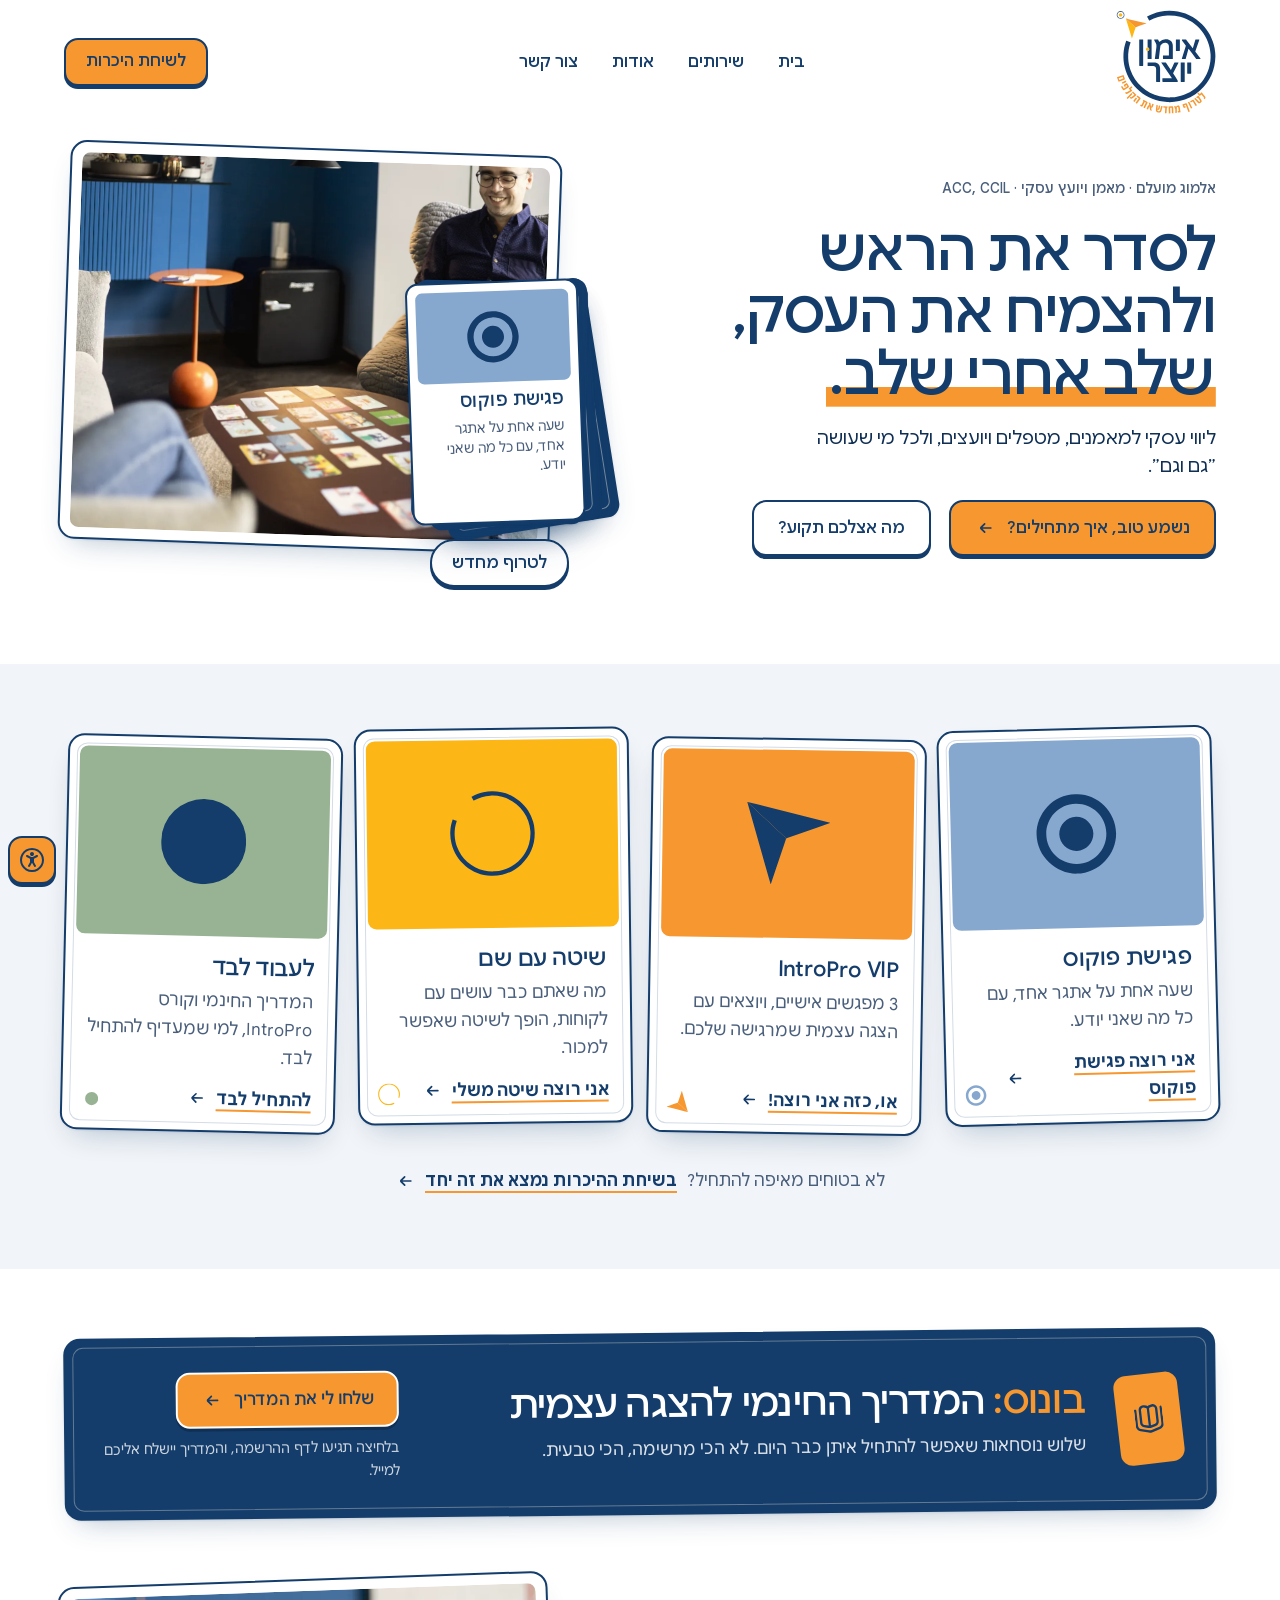
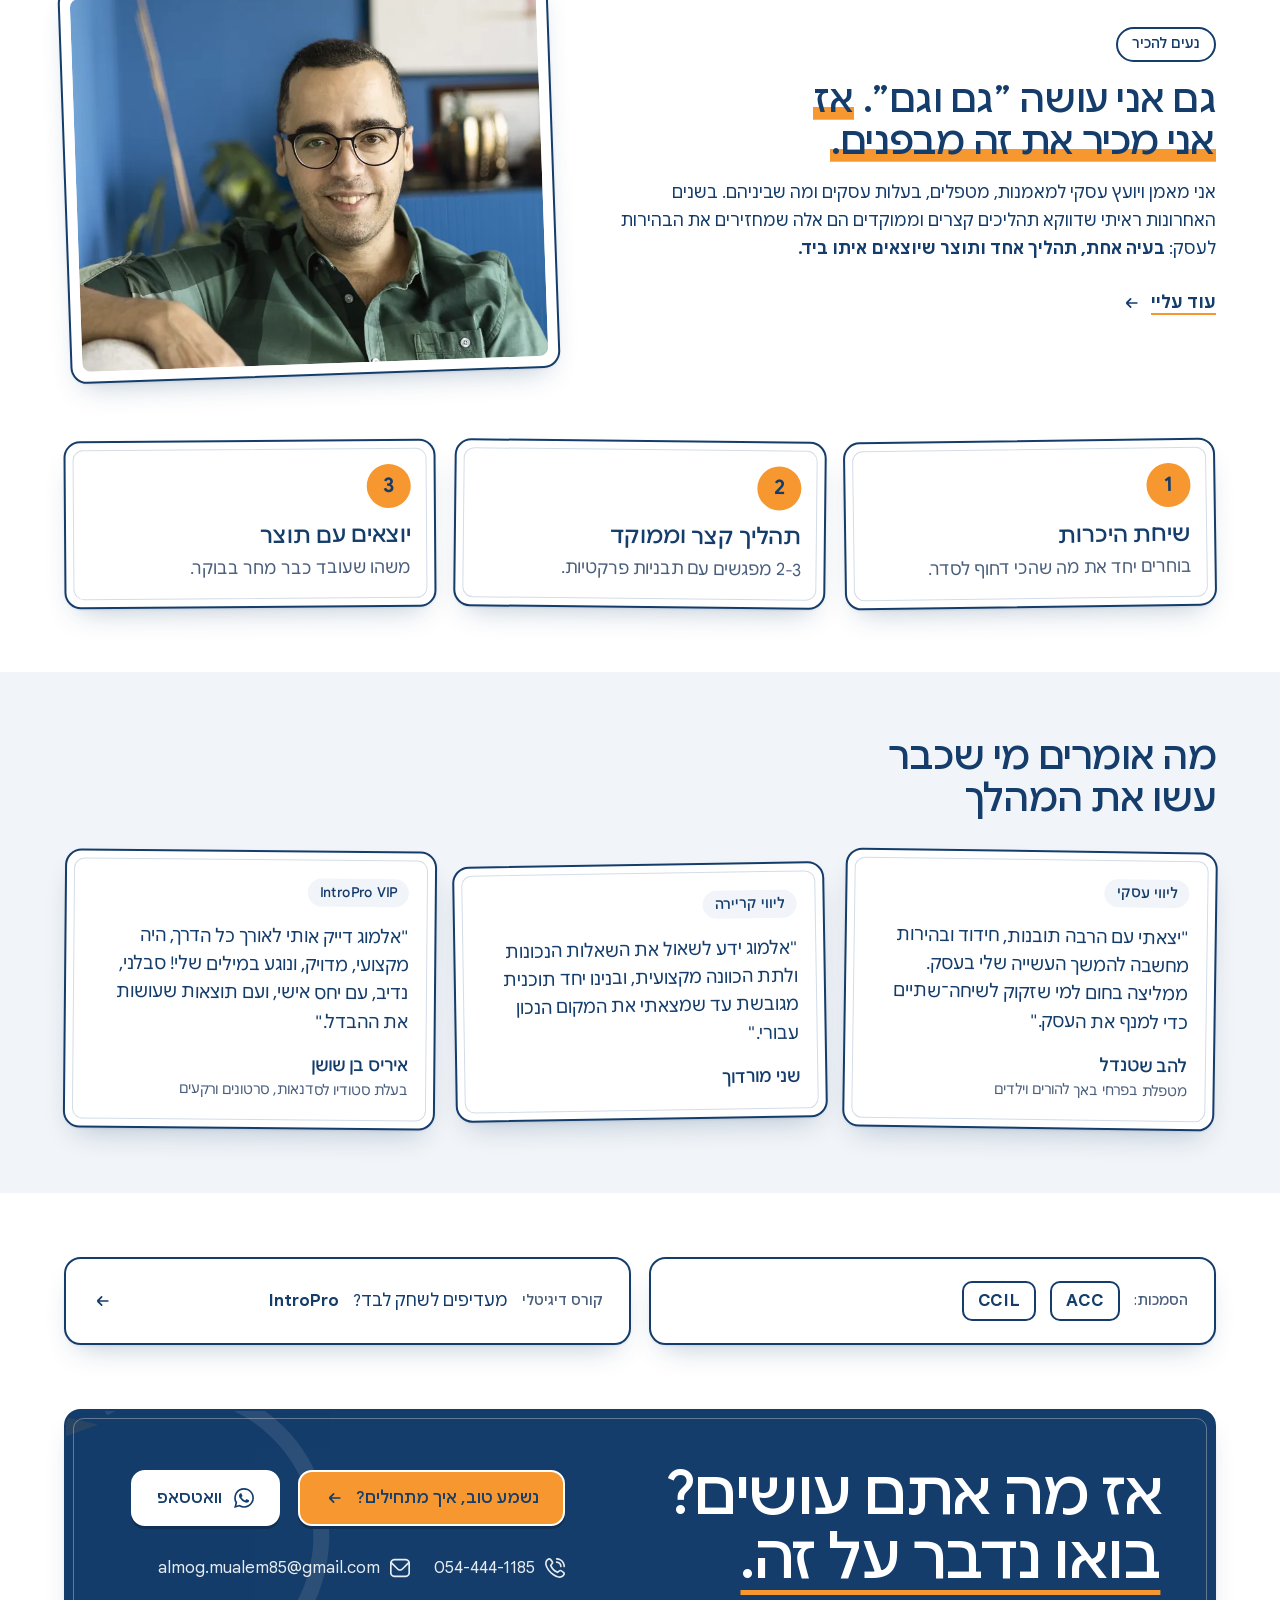
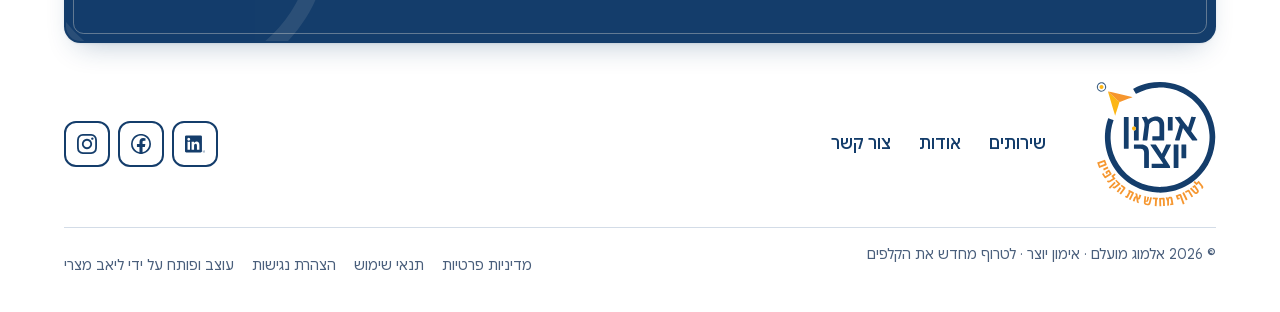
<file: cards/index.html>
<!doctype html>
<html lang="he" dir="rtl">
<head>
<meta charset="utf-8">
<meta name="viewport" content="width=device-width, initial-scale=1">
<meta name="robots" content="noindex, nofollow">
<link rel="icon" href="../assets/brand/logo-full.svg" type="image/svg+xml">
<title>אימון יוצר · אלמוג מועלם · ליווי עסקי למאמנים, מטפלים ויועצים</title>
<meta name="description" content="ליווי עסקי למאמנים, מטפלים ויועצים, ולכל מי שעושה ״גם וגם״. סשנים קצרים וממוקדים של 2-3 מפגשים, ולא תהליכים ארוכים ומתישים.">
<meta name="theme-color" content="#FFFFFF">
<link rel="preload" href="../assets/fonts/google-sans.woff2" as="font" type="font/woff2" crossorigin>
<link rel="preload" as="image" href="../assets/img/session-wide-1200.webp" fetchpriority="high">
<link rel="stylesheet" href="assets/css/site.css?v=202611041336">
<script>if(matchMedia("(prefers-reduced-motion: no-preference)").matches)document.documentElement.classList.add("anim")</script>
</head>
<body>
<!-- icons:start --><svg width="0" height="0" style="position:absolute" aria-hidden="true" focusable="false"><symbol id="i-access" viewBox="0 0 300 300"><path transform="translate(0 300) scale(1 -1)" d="M125 225Q125 235 132.5 242.5Q140 250 150.0 250.0Q160 250 167.5 242.5Q175 235 175.0 225.0Q175 215 167.5 207.5Q160 200 150.0 200.0Q140 200 132.5 207.5Q125 215 125 225ZM300 150Q300 109 280.0 74.5Q260 40 225.5 20.0Q191 0 150.0 0.0Q109 0 74.5 20.0Q40 40 20.0 74.5Q0 109 0.0 150.0Q0 191 20.0 225.5Q40 260 74.5 280.0Q109 300 150.0 300.0Q191 300 225.5 280.0Q260 260 280.0 225.5Q300 191 300 150ZM275 150Q275 184 258.0 212.5Q241 241 212.5 258.0Q184 275 150.0 275.0Q116 275 87.5 258.0Q59 241 42.0 212.5Q25 184 25.0 150.0Q25 116 42.0 87.5Q59 59 87.5 42.0Q116 25 150.0 25.0Q184 25 212.5 42.0Q241 59 258.0 87.5Q275 116 275 150ZM207 211 160 188H140L93 211Q88 213 83.5 211.5Q79 210 76.5 205.5Q74 201 75.5 196.0Q77 191 82 189L125 167V123L102 81Q99 77 100.5 72.0Q102 67 105.5 65.0Q109 63 113 63Q120 63 124 69L148 113H152L177 69Q180 62 187 63Q191 63 194.5 65.0Q198 67 199.5 72.0Q201 77 198 81L175 123V167L218 189Q223 191 224.5 196.0Q226 201 224.0 205.5Q222 210 217.0 211.5Q212 213 207 211Z"/></symbol><symbol id="i-arrow" viewBox="0 0 300 300"><path transform="translate(0 300) scale(1 -1)" d="M238 163H113L154 204Q157 207 157.0 212.5Q157 218 153.5 221.5Q150 225 145.0 225.0Q140 225 136 221L82 168Q75 160 75 150Q75 140 82 132L136 79Q141 74 148.0 75.5Q155 77 157.0 84.0Q159 91 154 96L113 138H238Q243 138 246.5 141.5Q250 145 250.0 150.0Q250 155 246.5 159.0Q243 163 238 163Z"/></symbol><symbol id="i-book" viewBox="0 0 300 300"><path transform="translate(0 300) scale(1 -1)" d="M300 263V87Q300 66 287.5 49.5Q275 33 255 27L171 3Q150 -3 129 3L45 27Q25 33 12.5 49.5Q0 66 0 87V250Q0 258 6.0 261.0Q12 264 18.5 261.0Q25 258 25 250V87Q25 75 32.5 64.5Q40 54 52 51L136 27Q150 23 164 27L248 51Q260 54 267.5 64.5Q275 75 275 87V263Q275 270 281.5 273.0Q288 276 294.0 273.0Q300 270 300 262ZM50 113V250Q50 262 55.0 272.5Q60 283 69.5 290.0Q79 297 90.5 299.0Q102 301 114 298L135 292Q144 290 150 284Q156 290 165 292L186 298Q201 303 216.0 297.5Q231 292 240.5 279.0Q250 266 250 250V113Q250 97 240.0 83.5Q230 70 214 65L171 53Q150 47 129 53L86 65Q70 70 60.0 83.5Q50 97 50 113ZM163 77Q185 83 207 89Q215 92 220.0 98.5Q225 105 225 113V250Q225 262 215.0 269.5Q205 277 193 274L172 268Q168 267 165.0 263.5Q162 260 162 256V77ZM75 113Q75 105 80.0 98.5Q85 92 93 89L138 77V256Q137 260 134.5 263.5Q132 267 128 268L107 274Q95 277 85.0 269.5Q75 262 75 250Z"/></symbol><symbol id="i-close" viewBox="0 0 300 300"><path transform="translate(0 300) scale(1 -1)" d="M225 225Q221 229 216.0 229.0Q211 229 207 225L150 168L93 225Q89 229 84.0 229.0Q79 229 75 225Q71 221 71.0 216.0Q71 211 75 207L132 150L75 93Q71 89 71.0 84.0Q71 79 75 75Q79 71 84.0 71.0Q89 71 93 75L150 132L207 75Q211 71 216.0 71.0Q221 71 225 75Q229 79 229.0 84.0Q229 89 225 93L168 150L225 207Q229 211 229.0 216.0Q229 221 225 225Z"/></symbol><symbol id="i-facebook" viewBox="0 0 300 300"><path transform="translate(0 300) scale(1 -1)" d="M150.0 301.0Q109.0 301.0 74.5 281.0Q40.0 261.0 20.0 226.5Q0.0 192.0 0.0 151.0Q0.0 150.74415588378906 0.0007787435897625983 150.4885711669922C0.0002597116690594703 150.32577514648438 0.0 150.1629180908203 0.0 150.0C0.0 149.8370819091797 0.0002597116690594703 149.67422485351562 0.0007787435897625983 149.5114288330078Q0.0015233985614031553 149.75582885742188 0.0029801928903907537 150.0Q0.24413901567459106 109.578857421875 20.0 75.5Q40.0 41.0 74.5 21.0Q99.09788513183594 6.740357398986816 127.0 2.647585153579712V1.7521942853927612C134.4979705810547 0.5984981656074524 142.17906188964844 0.0 150.0 0.0C157.82093811035156 0.0 165.5020294189453 0.5984981656074524 173.0 1.7521942853927612V2.647585153579712Q200.90211486816406 6.740357398986816 225.5 21.0Q260.0 41.0 280.0 75.5Q299.7555236816406 109.57827758789062 299.99700927734375 149.99871826171875Q299.99847412109375 149.75421142578125 299.99920654296875 149.51129150390625C299.9997253417969 149.67413330078125 300.0 149.8370361328125 300.0 150.0C300.0 150.1629638671875 299.9997253417969 150.32586669921875 299.99920654296875 150.488525390625Q300.0 150.74891662597656 300.0 151.0Q300.0 192.0 280.0 226.5Q260.0 261.0 225.5 281.0Q191.0 301.0 150.0 301.0ZM127.0 28.05915069580078Q106.0810775756836 31.916549682617188 87.5 43.0Q59.0 60.0 42.0 88.5Q25.0 117.0 25.0 151.0Q25.0 185.0 42.0 213.5Q59.0 242.0 87.5 259.0Q116.0 276.0 150.0 276.0Q184.0 276.0 212.5 259.0Q241.0 242.0 258.0 213.5Q275.0 185.0 275.0 151.0Q275.0 117.0 258.0 88.5Q241.0 60.0 212.5 43.0Q193.91891479492188 31.916549682617188 173.0 28.05915069580078V105.0H208.0L215.0 149.0H173.0V177.0Q173.0 187.0 179.0 193.5Q185.0 200.0 198.0 200.0H217.0V237.0L206.0 238.0Q193.0 240.0 183.0 240.0Q157.0 240.0 142.0 224.5Q127.0 209.0 127.0 182.0V149.0H89.0V105.0H127.0V28.05915069580078Z"/></symbol><symbol id="i-instagram" viewBox="0 0 300 300"><path transform="translate(0 300) scale(1 -1)" d="M150 273Q192 273 211 272Q241 271 256.0 256.0Q271 241 272 211Q273 192 273.0 150.0Q273 108 272 89Q271 59 256.0 44.0Q241 29 211 28Q192 27 150.0 27.0Q108 27 89 28Q59 29 44.0 44.0Q29 59 28 89Q27 108 27.0 150.0Q27 192 28 211Q29 241 44.0 256.0Q59 271 89 272Q108 273 150 273ZM150 300Q108 300 88 299Q48 297 25.5 274.5Q3 252 1 212Q0 192 0.0 150.0Q0 108 1 88Q3 48 25.5 25.5Q48 3 88 1Q108 0 150.0 0.0Q192 0 212 1Q252 3 274.5 25.5Q297 48 299 88Q300 108 300.0 150.0Q300 192 299 212Q297 252 274.5 274.5Q252 297 212 299Q192 300 150 300ZM150 227Q129 227 111.5 216.5Q94 206 83.5 188.5Q73 171 73.0 150.0Q73 129 83.5 111.5Q94 94 111.5 83.5Q129 73 150.0 73.0Q171 73 188.5 83.5Q206 94 216.5 111.5Q227 129 227.0 150.0Q227 171 216.5 188.5Q206 206 188.5 216.5Q171 227 150 227ZM150 100Q129 100 114.5 114.5Q100 129 100.0 150.0Q100 171 114.5 185.5Q129 200 150.0 200.0Q171 200 185.5 185.5Q200 171 200.0 150.0Q200 129 185.5 114.5Q171 100 150 100ZM212 230Q212 223 217.5 217.5Q223 212 230.5 212.0Q238 212 243.0 217.5Q248 223 248.0 230.5Q248 238 243.0 243.0Q238 248 230.5 248.0Q223 248 217.5 243.0Q212 238 212 230Z"/></symbol><symbol id="i-linkedin" viewBox="0 0 300 300"><path transform="translate(0 300) scale(1 -1)" d="M288 30H290L285 38Q290 38 290 43Q290 49 284 49H276V30H279V38H282ZM282 40H279V47H283Q287 47 287.0 43.5Q287 40 282 40ZM216 62H179V120Q179 135 176 142Q172 153 159.0 153.0Q146 153 140 143Q136 136 136 121V62H99V183H135V166Q141 176 150.5 181.0Q160 186 171 186Q197 186 208 169Q216 156 216 128ZM56 199Q47 199 41.0 205.5Q35 212 35.0 221.0Q35 230 41.0 236.5Q47 243 56.0 243.0Q65 243 71.5 236.5Q78 230 78.0 221.0Q78 212 71.5 205.5Q65 199 56 199ZM75 62H38V183H75ZM235 278H19Q11 278 5.5 272.5Q0 267 0 259V42Q0 35 5.5 29.5Q11 24 19 24H235Q243 24 248.5 29.5Q254 35 254 42V259Q254 267 248.5 272.5Q243 278 235 278ZM283 57Q275 57 270.0 52.0Q265 47 265.0 39.5Q265 32 270.5 27.0Q276 22 283.0 22.0Q290 22 295.0 27.5Q300 33 300.0 40.0Q300 47 295.0 52.0Q290 57 283 57ZM283 24Q277 24 272.0 28.5Q267 33 267.0 39.0Q267 45 271.5 49.5Q276 54 282.0 54.5Q288 55 292.5 50.5Q297 46 297 40V39Q298 33 293.5 28.5Q289 24 283 24Z"/></symbol><symbol id="i-mail" viewBox="0 0 300 300"><path transform="translate(0 300) scale(1 -1)" d="M238 288H63Q46 287 31.5 279.0Q17 271 8.5 256.5Q0 242 0 225V75Q0 58 8.5 43.5Q17 29 31.5 21.0Q46 13 62 12H238Q254 13 268.5 21.0Q283 29 291.5 43.5Q300 58 300 75V225Q300 242 291.5 256.5Q283 271 268.5 279.0Q254 287 238 288ZM63 263H238Q249 262 258.5 256.0Q268 250 272 239L177 143Q166 132 150.0 132.0Q134 132 123 143L28 239Q32 250 41.5 256.0Q51 262 62 262ZM238 38H63Q47 38 36.0 48.5Q25 59 25 75V206L106 126Q118 114 134.0 109.5Q150 105 166.0 109.5Q182 114 194 126L275 206V75Q275 59 264.0 48.5Q253 38 237 38Z"/></symbol><symbol id="i-phone" viewBox="0 0 300 300"><path transform="translate(0 300) scale(1 -1)" d="M163 288Q163 293 166.5 296.5Q170 300 175 300Q209 300 237.5 283.0Q266 266 283.0 237.5Q300 209 300 175Q300 170 296.5 166.0Q293 162 287.5 162.5Q282 163 278.5 166.5Q275 170 275 175Q275 202 261.5 225.0Q248 248 225.0 261.5Q202 275 175 275Q170 275 166.5 278.5Q163 282 163 287ZM175 225Q196 225 210.5 210.5Q225 196 225 175Q225 170 228.5 166.0Q232 162 237.5 162.5Q243 163 246.5 166.5Q250 170 250 175Q250 195 240.0 212.5Q230 230 212.5 240.0Q195 250 175 250Q170 250 166.5 246.5Q163 243 163.0 237.5Q163 232 166.5 228.5Q170 225 175 225ZM289 91Q300 79 300.0 63.0Q300 47 289 36L277 23Q248 -5 202 2Q161 8 116 40Q72 71 41 115Q8 160 2 201Q-5 247 22 277L37 289Q48 300 64.0 300.0Q80 300 91 289L114 258Q125 247 125.0 231.5Q125 216 114 205L100 186Q112 157 134.5 134.5Q157 112 186 100L205 114Q216 125 231.5 125.0Q247 125 258 114ZM271 73Q256 84 241 96Q237 100 231.5 100.0Q226 100 222 96L196 76Q191 71 184 74Q146 88 117.0 117.0Q88 146 74 184Q71 191 76 196L96 222Q100 226 100.0 231.5Q100 237 96 241L73 271Q69 275 63.5 275.0Q58 275 54 271L39 258Q19 234 28 196Q36 162 65 125Q92 89 129.5 62.0Q167 35 201 28Q238 20 259 40L270 53Q275 57 275.0 62.5Q275 68 271 73Z"/></symbol><symbol id="i-whatsapp" viewBox="0 0 300 300"><path transform="translate(0 300) scale(1 -1)" d="M256 256Q235 277 207.5 288.5Q180 300 151 300Q110 300 76.0 280.0Q42 260 22.0 226.0Q2 192 2.0 151.5Q2 111 22 77L1 0L80 21Q113 3 151 3Q191 3 225.0 23.0Q259 43 279.0 77.0Q299 111 299 151Q299 181 288.0 208.0Q277 235 256 256ZM151 28Q117 28 88 45L83 48L36 35L49 81L46 86Q27 116 27.0 150.5Q27 185 43.5 213.5Q60 242 88.5 258.5Q117 275 151 275Q175 275 198.0 265.5Q221 256 238.5 238.5Q256 221 265.0 198.5Q274 176 274 151Q274 118 257.5 89.5Q241 61 212.5 44.5Q184 28 151 28ZM218 120Q198 131 194.0 132.0Q190 133 188.0 133.0Q186 133 185 130Q181 126 173 116Q170 112 165 115L162 116Q147 123 135.0 133.5Q123 144 114 159Q113 162 113.5 163.5Q114 165 116 167L121 173Q123 175 125 178V179Q127 182 125 186L113 214Q112 218 110.0 219.0Q108 220 106 220H98Q92 220 88 215H87Q82 209 80 204Q75 195 75.0 184.0Q75 173 82 159Q85 152 90 146L91 145Q100 132 111 121Q132 99 154 90Q163 86 174.0 82.5Q185 79 198 81Q204 81 212.5 86.5Q221 92 223.0 98.0Q225 104 225.5 109.0Q226 114 225.5 115.5Q225 117 220 119Z"/></symbol><symbol id="s-dot" viewBox="0 0 100 100"><circle cx="50" cy="50" r="50"/></symbol><symbol id="s-plane" viewBox="472.77 391.74 354.06 348.67"><path fill-rule="nonzero" d="M641.23 546.07 C639.41 540.92 634.84 538.09 631.17 534.63 C622.59 526.58 613.60 518.96 604.87 511.06 C586.66 494.58 568.49 478.07 550.35 461.51 C540.91 452.89 531.66 444.07 522.20 435.47 C509.43 423.87 496.53 412.42 483.74 400.85 C482.03 399.30 480.60 397.45 479.04 395.74 C493.77 399.09 508.52 402.36 523.23 405.82 C621.89 429.07 720.54 452.36 819.20 475.64 C820.44 475.93 821.94 475.69 822.83 477.45 C805.52 483.88 788.25 490.31 770.98 496.71 C729.36 512.13 687.75 527.53 646.13 542.95 C644.28 543.64 642.34 544.20 641.23 546.07"/><path fill-rule="nonzero" d="M641.23 546.07 C635.14 565.35 629.12 584.64 622.96 603.89 C609.32 646.51 595.62 689.11 581.93 731.72 C581.54 732.93 581.04 734.11 580.16 736.40 C577.31 727.12 574.71 718.81 572.21 710.47 C541.34 607.79 510.47 505.11 479.71 402.39 C479.10 400.35 476.77 398.18 479.04 395.74 C480.60 397.45 482.03 399.30 483.74 400.85 C496.53 412.42 509.43 423.87 522.20 435.47 C531.66 444.07 540.91 452.89 550.35 461.51 C568.49 478.07 586.66 494.58 604.87 511.06 C613.60 518.96 622.59 526.58 631.17 534.63 C634.84 538.09 639.41 540.92 641.23 546.07"/></symbol><symbol id="s-plane-bottom" viewBox="472.77 391.74 354.06 348.67"><path fill-rule="nonzero" d="M641.23 546.07 C635.14 565.35 629.12 584.64 622.96 603.89 C609.32 646.51 595.62 689.11 581.93 731.72 C581.54 732.93 581.04 734.11 580.16 736.40 C577.31 727.12 574.71 718.81 572.21 710.47 C541.34 607.79 510.47 505.11 479.71 402.39 C479.10 400.35 476.77 398.18 479.04 395.74 C480.60 397.45 482.03 399.30 483.74 400.85 C496.53 412.42 509.43 423.87 522.20 435.47 C531.66 444.07 540.91 452.89 550.35 461.51 C568.49 478.07 586.66 494.58 604.87 511.06 C613.60 518.96 622.59 526.58 631.17 534.63 C634.84 538.09 639.41 540.92 641.23 546.07"/></symbol><symbol id="s-plane-top" viewBox="472.77 391.74 354.06 348.67"><path fill-rule="nonzero" d="M641.23 546.07 C639.41 540.92 634.84 538.09 631.17 534.63 C622.59 526.58 613.60 518.96 604.87 511.06 C586.66 494.58 568.49 478.07 550.35 461.51 C540.91 452.89 531.66 444.07 522.20 435.47 C509.43 423.87 496.53 412.42 483.74 400.85 C482.03 399.30 480.60 397.45 479.04 395.74 C493.77 399.09 508.52 402.36 523.23 405.82 C621.89 429.07 720.54 452.36 819.20 475.64 C820.44 475.93 821.94 475.69 822.83 477.45 C805.52 483.88 788.25 490.31 770.98 496.71 C729.36 512.13 687.75 527.53 646.13 542.95 C644.28 543.64 642.34 544.20 641.23 546.07"/></symbol><symbol id="s-ring" viewBox="428.83 257.79 1564.01 1563.47"><path fill-rule="nonzero" d="M1988.83 1039.50 C1984.05 1268.78 1899.09 1462.41 1728.93 1617.05 C1628.55 1708.27 1510.80 1767.14 1378.37 1796.36 C1310.68 1811.29 1242.09 1817.26 1172.86 1813.38 C996.75 1803.51 840.96 1741.70 707.00 1627.02 C581.18 1519.31 498.61 1384.21 458.54 1223.46 C439.67 1147.79 432.83 1070.86 437.32 993.01 C441.63 918.45 456.39 845.98 481.73 775.68 C483.03 772.09 484.16 771.22 487.94 772.65 C510.03 780.97 532.17 789.14 554.42 796.99 C558.85 798.56 557.92 800.59 556.81 803.62 C541.78 844.84 531.04 887.19 524.32 930.51 C517.18 976.56 514.63 1022.89 516.82 1069.49 C520.01 1137.61 532.60 1203.87 555.03 1268.26 C632.34 1490.15 819.37 1659.54 1047.91 1714.84 C1114.10 1730.85 1181.17 1737.13 1249.13 1733.44 C1543.42 1717.47 1794.34 1520.07 1879.44 1237.59 C1902.27 1161.79 1911.54 1084.24 1907.67 1005.22 C1892.85 702.84 1686.77 446.40 1394.53 366.42 C1323.76 347.06 1251.66 339.35 1178.44 343.09 C1071.41 348.56 970.67 376.71 876.67 428.39 C873.41 430.18 871.93 430.21 869.97 426.65 C858.62 405.94 847.03 385.35 835.38 364.81 C833.76 361.95 833.70 360.57 836.92 358.80 C904.86 321.43 976.76 294.77 1052.64 278.88 C1106.28 267.64 1160.54 261.79 1215.34 262.36 C1406.41 264.35 1575.08 327.25 1719.90 451.70 C1839.60 554.56 1919.64 683.21 1961.45 835.46 C1973.37 878.87 1981.06 923.09 1985.13 967.95 C1987.28 991.70 1988.21 1015.49 1988.83 1039.50"/></symbol><symbol id="s-target" viewBox="318.49 262.31 140.08 141.13"><path fill-rule="nonzero" d="M338.74 333.18 C338.57 360.75 360.64 382.90 388.42 383.04 C416.03 383.17 438.17 361.10 438.27 333.36 C438.37 305.71 416.41 283.67 388.60 283.50 C361.06 283.32 338.91 305.39 338.74 333.18 M388.75 267.69 C422.70 266.31 454.57 296.45 454.42 333.76 C454.28 367.76 425.13 399.44 387.77 399.16 C354.04 398.91 322.49 369.93 322.63 332.78 C322.76 298.77 351.97 266.36 388.75 267.69"/><path fill-rule="nonzero" d="M360.25 333.42 C360.17 318.04 373.06 305.07 388.49 305.01 C403.81 304.95 416.79 317.97 416.76 333.37 C416.72 348.57 404.11 361.25 388.78 361.52 C373.53 361.79 360.33 348.79 360.25 333.42"/></symbol></svg><!-- icons:end -->

<a class="skip" href="#main">דלגו לתוכן</a>

<header class="hd" id="hd">
  <a class="hlogo" href="#top" aria-label="אימון יוצר, לראש העמוד"><img src="../assets/brand/logo-full.svg" alt="" width="100" height="105"></a>
  <nav class="hnav" aria-label="ראשי">
    <a href="#top">בית</a>
    <a href="#services">שירותים</a>
    <a href="#about">אודות</a>
    <a href="#contact">צור קשר</a>
  </nav>
  <a class="btn primary hcta" href="#contact">לשיחת היכרות</a>
  <button class="burger" type="button" aria-label="פתיחת תפריט" aria-expanded="false" aria-controls="md"><i></i><i></i><i></i></button>
</header>

<div class="md" id="md" hidden>
  <nav class="md-panel" aria-label="ניווט ראשי">
    <ul class="md-list">
      <li><a href="#top">בית</a></li>
      <li><a href="#services">שירותים</a></li>
      <li><a href="#about">אודות</a></li>
      <li><a href="#contact">צור קשר</a></li>
    </ul>
    <div class="md-moves">
      <a class="mini s-focus" href="#m1"><span class="mini-art" aria-hidden="true"><svg focusable="false"><use href="#s-target"/></svg></span>פגישת פוקוס</a>
      <a class="mini s-vip" href="#m2"><span class="mini-art" aria-hidden="true"><svg focusable="false"><use href="#s-plane"/></svg></span>IntroPro VIP</a>
      <a class="mini s-method" href="#m3"><span class="mini-art" aria-hidden="true"><svg focusable="false"><use href="#s-ring"/></svg></span>שיטה עם שם</a>
      <a class="mini s-self" href="#m4"><span class="mini-art" aria-hidden="true"><svg class="dot" focusable="false"><use href="#s-dot"/></svg></span>לעבוד לבד</a>
    </div>
    <a class="btn primary" href="#contact">לשיחת היכרות</a>
  </nav>
</div>

<main id="main" tabindex="-1">

  <!-- 1. פתיחה: התמונה היא קלף צילום, והחפיסה מונחת עליה -->
  <section class="hero" id="top" aria-labelledby="hero-h">
    <div class="hero-txt">
      <p class="kicker rv">אלמוג מועלם · מאמן ויועץ עסקי · <span class="lat">ACC, CCIL</span></p>
      <h1 class="rv" id="hero-h">לסדר את הראש ולהצמיח את העסק, <mark>שלב אחרי שלב.</mark></h1>
      <p class="lead rv">ליווי עסקי למאמנים, מטפלים ויועצים, ולכל מי שעושה ״גם וגם״.</p>
      <div class="ctas rv">
        <a class="btn primary" href="#contact">נשמע טוב, איך מתחילים? <svg class="ic ar" aria-hidden="true" focusable="false"><use href="#i-arrow"/></svg></a>
        <a class="btn line" href="#services">מה אצלכם תקוע?</a>
      </div>
    </div>
    <div class="hero-vis rv">
      <figure class="photo">
        <picture>
          <source type="image/webp" srcset="../assets/img/session-wide-760.webp 760w, ../assets/img/session-wide-1200.webp 1200w, ../assets/img/session-wide-2000.webp 2000w" sizes="(max-width: 1023px) 100vw, 44vw">
          <img src="../assets/img/session-wide-2000.jpg" alt="אלמוג מועלם באמצע מפגש אימון, מחברת ביד וקלפים על השולחן" width="2000" height="1600" fetchpriority="high" decoding="async">
        </picture>
      </figure>
      <div class="deck" data-deck>
        <div class="deck-cards">
          <span class="back" aria-hidden="true"></span>
          <span class="back" aria-hidden="true"></span>
          <span class="back" aria-hidden="true"></span>
          <a class="face s-focus" href="#m1" data-face>
            <span class="face-art" aria-hidden="true"><svg focusable="false"><use href="#s-target"/></svg></span>
            <strong class="face-name">פגישת פוקוס</strong>
            <span class="face-line">שעה אחת על אתגר אחד, עם כל מה שאני יודע.</span>
          </a>
        </div>
        <button class="draw" type="button" hidden>לטרוף מחדש</button>
        <p class="sr" aria-live="polite" data-said></p>
      </div>
    </div>
  </section>

  <!-- 2. ארבעת המהלכים: ארבעה קלפים, צבע וסמל לכל מהלך -->
  <section class="moves" id="services" aria-labelledby="moves-h">
    <h2 class="sr" id="moves-h">ארבעת המהלכים</h2>
    <ol class="deal">
      <li class="mcard s-focus rv" id="m1">
        <span class="m-art" aria-hidden="true"><svg focusable="false"><use href="#s-target"/></svg></span>
        <div class="m-txt"><h3>פגישת פוקוס</h3><p>שעה אחת על אתגר אחד, עם כל מה שאני יודע.</p></div>
        <a class="go" href="services/focus/">אני רוצה פגישת פוקוס <svg class="ic ar" aria-hidden="true" focusable="false"><use href="#i-arrow"/></svg></a>
        <span class="pip" aria-hidden="true"><svg focusable="false"><use href="#s-target"/></svg></span>
      </li>
      <li class="mcard s-vip rv" id="m2">
        <span class="m-art" aria-hidden="true"><svg focusable="false"><use href="#s-plane"/></svg></span>
        <div class="m-txt"><h3>IntroPro VIP</h3><p>3 מפגשים אישיים, ויוצאים עם הצגה עצמית שמרגישה שלכם.</p></div>
        <a class="go" href="services/intropro-vip/">או, כזה אני רוצה! <svg class="ic ar" aria-hidden="true" focusable="false"><use href="#i-arrow"/></svg></a>
        <span class="pip" aria-hidden="true"><svg focusable="false"><use href="#s-plane"/></svg></span>
      </li>
      <li class="mcard s-method rv" id="m3">
        <span class="m-art" aria-hidden="true"><svg focusable="false"><use href="#s-ring"/></svg></span>
        <div class="m-txt"><h3>שיטה עם שם</h3><p>מה שאתם כבר עושים עם לקוחות, הופך לשיטה שאפשר למכור.</p></div>
        <a class="go" href="services/method/">אני רוצה שיטה משלי <svg class="ic ar" aria-hidden="true" focusable="false"><use href="#i-arrow"/></svg></a>
        <span class="pip" aria-hidden="true"><svg focusable="false"><use href="#s-ring"/></svg></span>
      </li>
      <li class="mcard s-self rv" id="m4">
        <span class="m-art" aria-hidden="true"><svg class="dot" focusable="false"><use href="#s-dot"/></svg></span>
        <div class="m-txt"><h3>לעבוד לבד</h3><p>המדריך החינמי וקורס IntroPro, למי שמעדיף להתחיל לבד.</p></div>
        <a class="go" href="services/self-study/">להתחיל לבד <svg class="ic ar" aria-hidden="true" focusable="false"><use href="#i-arrow"/></svg></a>
        <span class="pip" aria-hidden="true"><svg class="dot" focusable="false"><use href="#s-dot"/></svg></span>
      </li>
    </ol>
    <p class="moves-foot rv"><a href="#contact"><span>לא בטוחים מאיפה להתחיל?</span> <strong>בשיחת ההיכרות נמצא את זה יחד</strong> <svg class="ic ar" aria-hidden="true" focusable="false"><use href="#i-arrow"/></svg></a></p>
  </section>

  <!-- 3. בונוס: הקלף הכחול שמחוץ לחפיסה -->
  <section class="bonus" id="guide" aria-labelledby="guide-h">
    <div class="bonus-card rv">
      <span class="b-ic" aria-hidden="true"><svg class="ic" focusable="false"><use href="#i-book"/></svg></span>
      <div class="bonus-txt">
        <h2 id="guide-h"><span class="tag">בונוס:</span> המדריך החינמי להצגה עצמית</h2>
        <p>שלוש נוסחאות שאפשר להתחיל איתן כבר היום. לא הכי מרשימה, הכי טבעית.</p>
      </div>
      <div class="bonus-act">
        <a class="btn primary" href="guide/">שלחו לי את המדריך <svg class="ic ar" aria-hidden="true" focusable="false"><use href="#i-arrow"/></svg></a>
        <p class="note">בלחיצה תגיעו לדף ההרשמה, והמדריך יישלח אליכם למייל.</p>
      </div>
    </div>
  </section>

  <!-- 4. נעים להכיר -->
  <section class="about" id="about" aria-labelledby="about-h">
    <div class="about-txt">
      <p class="label rv">נעים להכיר</p>
      <h2 class="rv" id="about-h">גם אני עושה ״גם וגם״. <mark>אז אני מכיר את זה מבפנים.</mark></h2>
      <p class="rv">אני מאמן ויועץ עסקי למאמנות, מטפלים, בעלות עסקים ומה שביניהם. בשנים האחרונות ראיתי שדווקא תהליכים קצרים וממוקדים הם אלה שמחזירים את הבהירות לעסק: <strong>בעיה אחת, תהליך אחד ותוצר שיוצאים איתו ביד.</strong></p>
      <a class="go rv" href="about/">עוד עליי <svg class="ic ar" aria-hidden="true" focusable="false"><use href="#i-arrow"/></svg></a>
    </div>
    <figure class="about-ph rv">
      <img src="../assets/img/portrait-green-1400.webp" srcset="../assets/img/portrait-green-800.webp 800w, ../assets/img/portrait-green-1400.webp 1400w" sizes="(max-width: 1023px) 100vw, 40vw" alt="אלמוג מועלם בחולצה ירוקה, מחייך, מול קיר כחול" width="1400" height="1120" loading="lazy" decoding="async">
    </figure>
  </section>

  <!-- 5. שלבים: שלושה קלפים שמונחים ברצף -->
  <section class="steps" aria-label="שלבים">
    <ol class="step-row">
      <li class="step rv"><span class="sn">1</span><h3>שיחת היכרות</h3><p>בוחרים יחד את מה שהכי דחוף לסדר.</p></li>
      <li class="step rv"><span class="sn">2</span><h3>תהליך קצר וממוקד</h3><p>2-3 מפגשים עם תבניות פרקטיות.</p></li>
      <li class="step rv"><span class="sn">3</span><h3>יוצאים עם תוצר</h3><p>משהו שעובד כבר מחר בבוקר.</p></li>
    </ol>
  </section>

  <!-- 6. המלצות -->
  <section class="quotes" aria-labelledby="q-h">
    <h2 class="rv" id="q-h">מה אומרים מי שכבר עשו את המהלך</h2>
    <div class="q-grid">
      <figure class="q rv">
        <span class="q-tag">ליווי עסקי</span>
        <blockquote>"יצאתי עם הרבה תובנות, חידוד ובהירות מחשבה להמשך העשייה שלי בעסק. ממליצה בחום למי שזקוק לשיחה־שתיים כדי למנף את העסק."</blockquote>
        <figcaption><strong>להב שטנדל</strong>מטפלת בפרחי באך להורים וילדים</figcaption>
      </figure>
      <figure class="q rv">
        <span class="q-tag">ליווי קריירה</span>
        <blockquote>"אלמוג ידע לשאול את השאלות הנכונות ולתת הכוונה מקצועית, ובנינו יחד תוכנית מגובשת עד שמצאתי את המקום הנכון עבורי."</blockquote>
        <figcaption><strong>שני מורדוך</strong></figcaption>
      </figure>
      <figure class="q rv">
        <span class="q-tag">IntroPro VIP</span>
        <blockquote>"אלמוג דייק אותי לאורך כל הדרך, היה מקצועי, מדויק, ונוגע במילים שלי! סבלני, נדיב, עם יחס אישי, ועם תוצאות שעושות את ההבדל."</blockquote>
        <figcaption><strong>איריס בן שושן</strong>בעלת סטודיו לסדנאות, סרטונים ורקעים</figcaption>
      </figure>
    </div>
  </section>

  <!-- 7. הסמכות · 8. קורס -->
  <section class="strip" aria-label="הסמכות וקורס">
    <p class="certs rv"><span class="k">הסמכות:</span> <span class="ct lat">ACC</span> <span class="ct lat">CCIL</span></p>
    <a class="course rv" href="services/self-study/"><span class="k">קורס דיגיטלי</span> <span>מעדיפים לשחק לבד?</span> <strong>IntroPro</strong> <svg class="ic ar" aria-hidden="true" focusable="false"><use href="#i-arrow"/></svg></a>
  </section>

</main>

<!-- 9. סיום: הקלף האחרון -->
<footer class="ft" id="contact">
  <div class="closing">
    <h2 class="rv">אז מה אתם עושים?<br> <mark>בואו נדבר על זה.</mark></h2>
    <div class="closing-act rv">
      <div class="ctas">
        <a class="btn primary" href="contact/">נשמע טוב, איך מתחילים? <svg class="ic ar" aria-hidden="true" focusable="false"><use href="#i-arrow"/></svg></a>
        <a class="btn paper" href="https://wa.me/972544441185?text=%D7%94%D7%99%D7%99%20%D7%90%D7%9C%D7%9E%D7%95%D7%92%2C%20%D7%94%D7%92%D7%A2%D7%AA%D7%99%20%D7%9E%D7%94%D7%90%D7%AA%D7%A8%20%D7%95%D7%90%D7%A9%D7%9E%D7%97%20%D7%9C%D7%A9%D7%99%D7%97%D7%AA%20%D7%94%D7%99%D7%9B%D7%A8%D7%95%D7%AA." target="_blank" rel="noopener"><svg class="ic" aria-hidden="true" focusable="false"><use href="#i-whatsapp"/></svg>וואטסאפ<span class="sr"> (נפתח בחלון חדש)</span></a>
      </div>
      <p class="direct">
        <a href="tel:+972544441185"><svg class="ic" aria-hidden="true" focusable="false"><use href="#i-phone"/></svg><span dir="ltr" class="lat">054-444-1185</span></a>
        <a href="mailto:almog.mualem85@gmail.com"><svg class="ic" aria-hidden="true" focusable="false"><use href="#i-mail"/></svg>almog.mualem85@gmail.com</a>
      </p>
    </div>
  </div>

  <div class="ft-bar">
    <a class="ft-logo" href="#top" aria-label="אימון יוצר, לראש העמוד"><img src="../assets/brand/logo-full.svg" alt="" width="120" height="126" loading="lazy"></a>
    <nav class="ft-nav" aria-label="קישורים בתחתית">
      <a href="#services">שירותים</a>
      <a href="#about">אודות</a>
      <a href="#contact">צור קשר</a>
    </nav>
    <div class="social">
      <a href="https://www.linkedin.com/in/almog-mualem/" target="_blank" rel="noopener" aria-label="לינקדאין (נפתח בחלון חדש)"><svg class="ic" aria-hidden="true" focusable="false"><use href="#i-linkedin"/></svg></a>
      <a href="https://www.facebook.com/mualem.almog85" target="_blank" rel="noopener" aria-label="פייסבוק (נפתח בחלון חדש)"><svg class="ic" aria-hidden="true" focusable="false"><use href="#i-facebook"/></svg></a>
      <a href="https://www.instagram.com/almog.mualem/" target="_blank" rel="noopener" aria-label="אינסטגרם (נפתח בחלון חדש)"><svg class="ic" aria-hidden="true" focusable="false"><use href="#i-instagram"/></svg></a>
    </div>
    <div class="ft-fine">
      <p>© <span data-year>2026</span> אלמוג מועלם · אימון יוצר · לטרוף מחדש את הקלפים</p>
      <nav aria-label="מידע משפטי">
        <a href="privacy/">מדיניות פרטיות</a>
        <a href="terms/">תנאי שימוש</a>
        <a href="accessibility/">הצהרת נגישות</a>
        <a href="https://liavmatzri.co.il" target="_blank" rel="noopener">עוצב ופותח על ידי ליאב מצרי<span class="sr"> (נפתח בחלון חדש)</span></a>
      </nav>
    </div>
  </div>
</footer>

<a class="fab fab-a11y" href="accessibility/" aria-label="התאמות תצוגה"><svg class="ic" aria-hidden="true" focusable="false"><use href="#i-access"/></svg></a>

<script src="assets/js/site.js?v=202611041336" defer></script>
<script src="../assets/js/a11y.js?v=202611041336" defer></script>
<script src="https://crm.liavmatzri.co.il/review.js" defer></script>
</body>
</html>
</file>
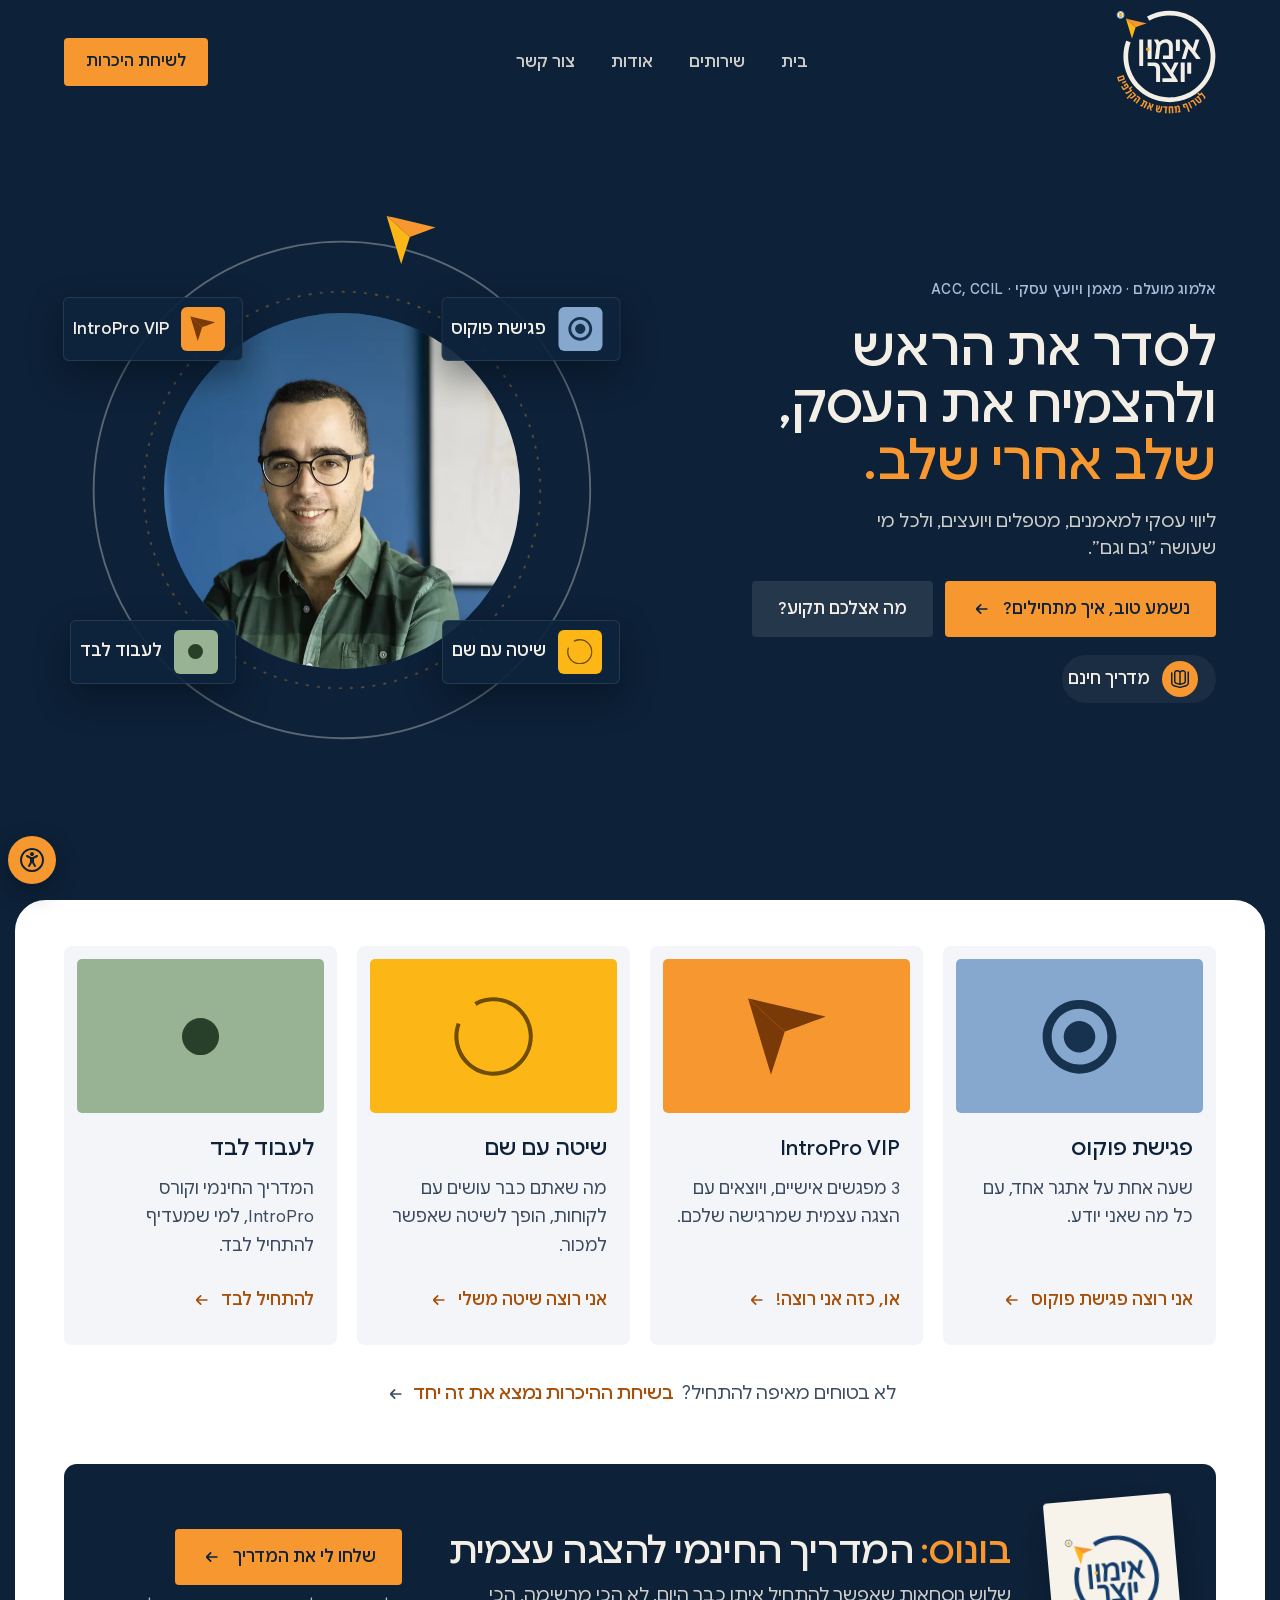
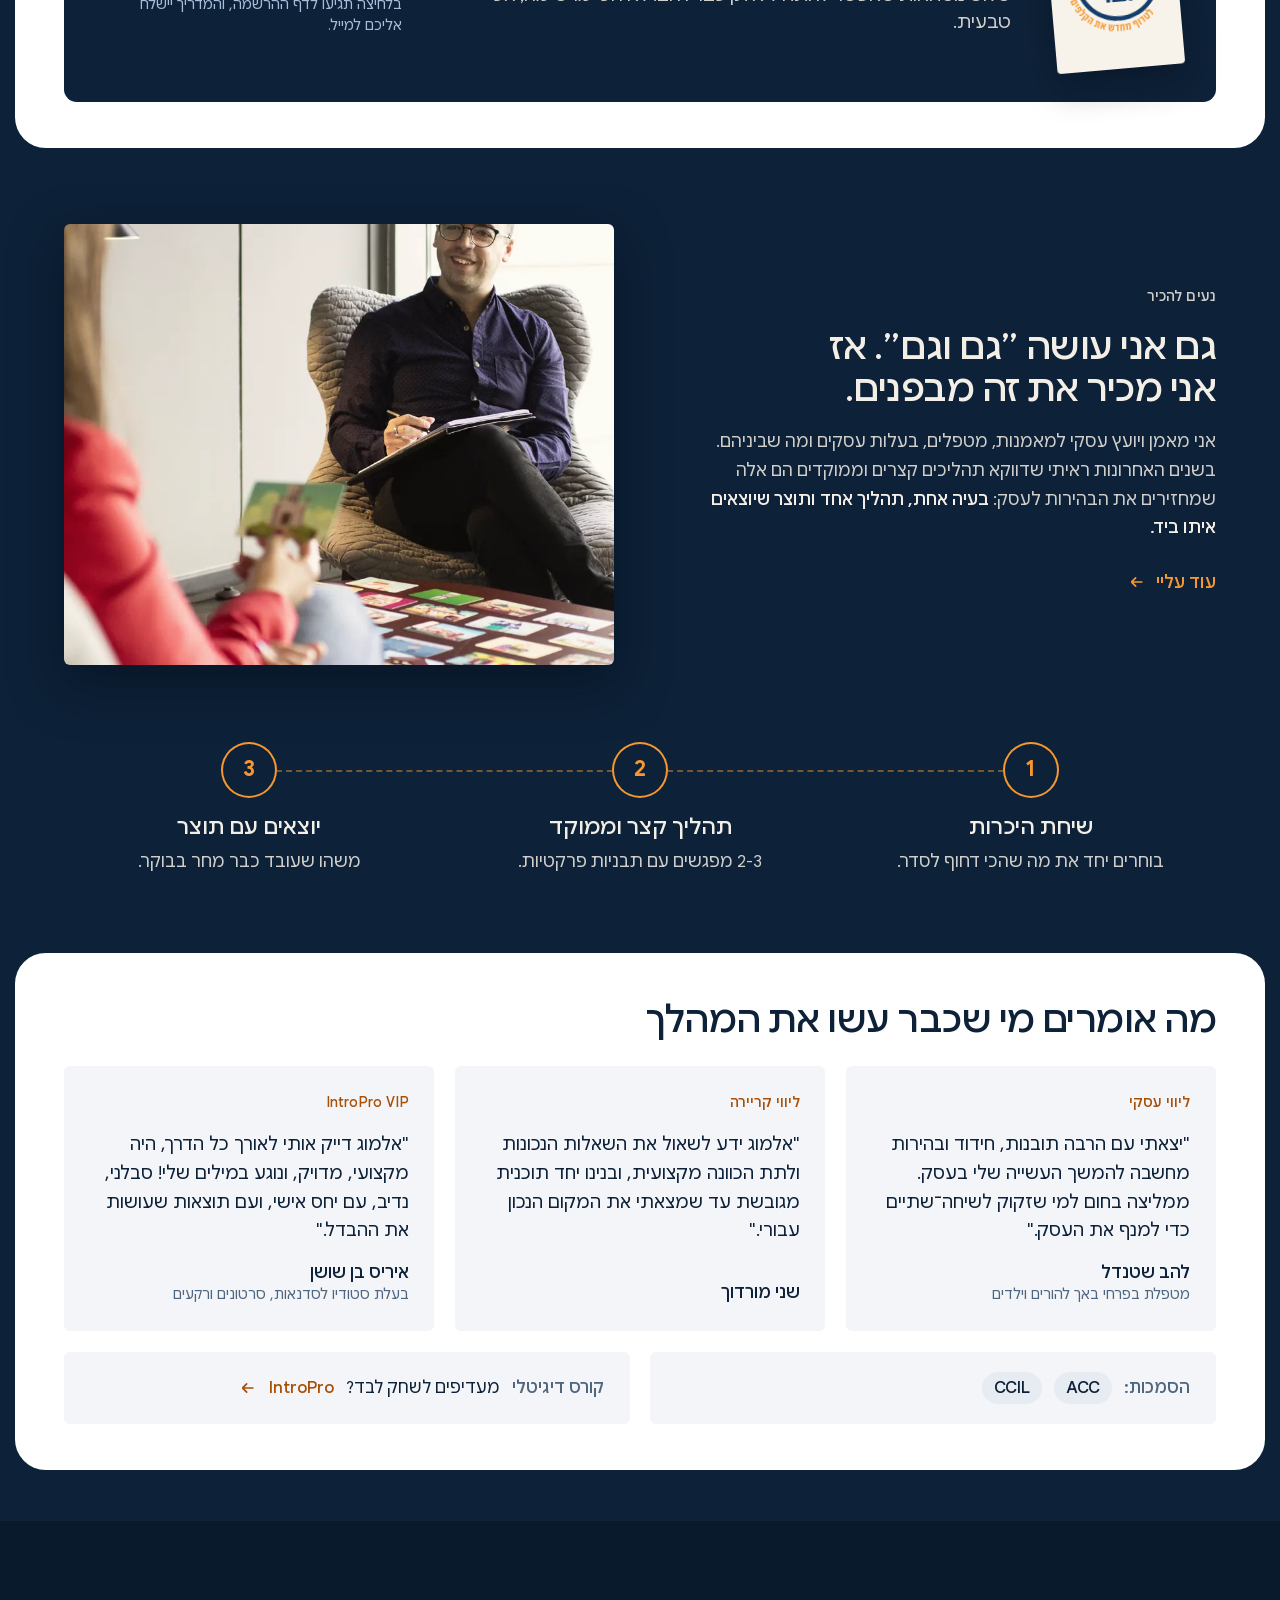
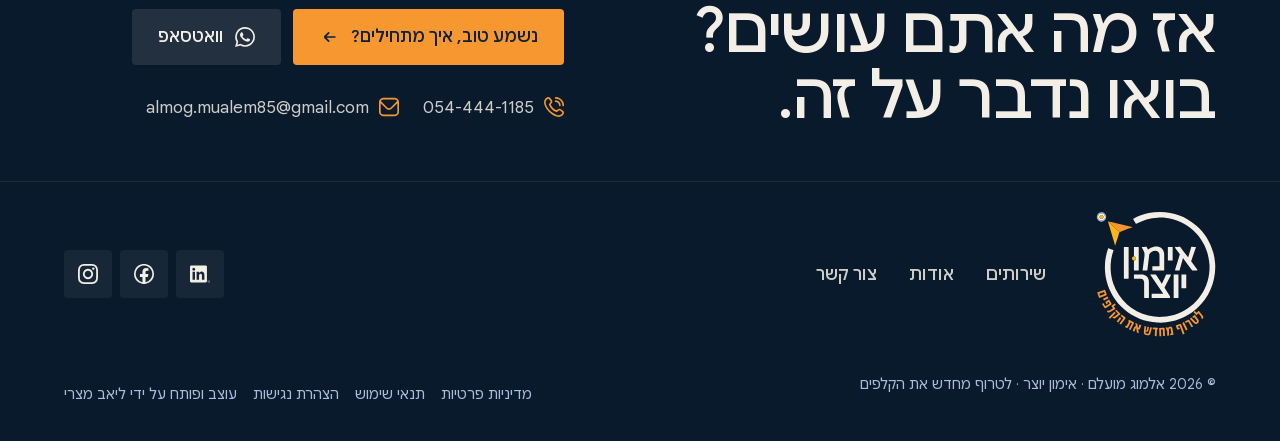
<file: center/index.html>
<!doctype html>
<html lang="he" dir="rtl">
<head>
<meta charset="utf-8">
<meta name="viewport" content="width=device-width, initial-scale=1">
<meta name="robots" content="noindex, nofollow">
<link rel="icon" href="../assets/brand/logo-full.svg" type="image/svg+xml">
<title>אימון יוצר · אלמוג מועלם · ליווי עסקי למאמנים, מטפלים ויועצים</title>
<meta name="description" content="ליווי עסקי למאמנים, מטפלים ויועצים, ולכל מי שעושה ״גם וגם״. סשנים קצרים וממוקדים של 2-3 מפגשים, ולא תהליכים ארוכים ומתישים.">
<meta name="theme-color" content="#0D2138">
<link rel="preload" href="../assets/fonts/google-sans.woff2" as="font" type="font/woff2" crossorigin>
<link rel="preload" as="image" href="../assets/img/portrait-wall-700.webp" fetchpriority="high">
<link rel="stylesheet" href="assets/css/site.css?v=202611041336">
<script>if(matchMedia("(prefers-reduced-motion: no-preference)").matches)document.documentElement.classList.add("anim")</script>
</head>
<body>
<!-- icons:start --><svg width="0" height="0" style="position:absolute" aria-hidden="true" focusable="false"><symbol id="i-access" viewBox="0 0 300 300"><path transform="translate(0 300) scale(1 -1)" d="M125 225Q125 235 132.5 242.5Q140 250 150.0 250.0Q160 250 167.5 242.5Q175 235 175.0 225.0Q175 215 167.5 207.5Q160 200 150.0 200.0Q140 200 132.5 207.5Q125 215 125 225ZM300 150Q300 109 280.0 74.5Q260 40 225.5 20.0Q191 0 150.0 0.0Q109 0 74.5 20.0Q40 40 20.0 74.5Q0 109 0.0 150.0Q0 191 20.0 225.5Q40 260 74.5 280.0Q109 300 150.0 300.0Q191 300 225.5 280.0Q260 260 280.0 225.5Q300 191 300 150ZM275 150Q275 184 258.0 212.5Q241 241 212.5 258.0Q184 275 150.0 275.0Q116 275 87.5 258.0Q59 241 42.0 212.5Q25 184 25.0 150.0Q25 116 42.0 87.5Q59 59 87.5 42.0Q116 25 150.0 25.0Q184 25 212.5 42.0Q241 59 258.0 87.5Q275 116 275 150ZM207 211 160 188H140L93 211Q88 213 83.5 211.5Q79 210 76.5 205.5Q74 201 75.5 196.0Q77 191 82 189L125 167V123L102 81Q99 77 100.5 72.0Q102 67 105.5 65.0Q109 63 113 63Q120 63 124 69L148 113H152L177 69Q180 62 187 63Q191 63 194.5 65.0Q198 67 199.5 72.0Q201 77 198 81L175 123V167L218 189Q223 191 224.5 196.0Q226 201 224.0 205.5Q222 210 217.0 211.5Q212 213 207 211Z"/></symbol><symbol id="i-arrow" viewBox="0 0 300 300"><path transform="translate(0 300) scale(1 -1)" d="M238 163H113L154 204Q157 207 157.0 212.5Q157 218 153.5 221.5Q150 225 145.0 225.0Q140 225 136 221L82 168Q75 160 75 150Q75 140 82 132L136 79Q141 74 148.0 75.5Q155 77 157.0 84.0Q159 91 154 96L113 138H238Q243 138 246.5 141.5Q250 145 250.0 150.0Q250 155 246.5 159.0Q243 163 238 163Z"/></symbol><symbol id="i-book" viewBox="0 0 300 300"><path transform="translate(0 300) scale(1 -1)" d="M300 263V87Q300 66 287.5 49.5Q275 33 255 27L171 3Q150 -3 129 3L45 27Q25 33 12.5 49.5Q0 66 0 87V250Q0 258 6.0 261.0Q12 264 18.5 261.0Q25 258 25 250V87Q25 75 32.5 64.5Q40 54 52 51L136 27Q150 23 164 27L248 51Q260 54 267.5 64.5Q275 75 275 87V263Q275 270 281.5 273.0Q288 276 294.0 273.0Q300 270 300 262ZM50 113V250Q50 262 55.0 272.5Q60 283 69.5 290.0Q79 297 90.5 299.0Q102 301 114 298L135 292Q144 290 150 284Q156 290 165 292L186 298Q201 303 216.0 297.5Q231 292 240.5 279.0Q250 266 250 250V113Q250 97 240.0 83.5Q230 70 214 65L171 53Q150 47 129 53L86 65Q70 70 60.0 83.5Q50 97 50 113ZM163 77Q185 83 207 89Q215 92 220.0 98.5Q225 105 225 113V250Q225 262 215.0 269.5Q205 277 193 274L172 268Q168 267 165.0 263.5Q162 260 162 256V77ZM75 113Q75 105 80.0 98.5Q85 92 93 89L138 77V256Q137 260 134.5 263.5Q132 267 128 268L107 274Q95 277 85.0 269.5Q75 262 75 250Z"/></symbol><symbol id="i-close" viewBox="0 0 300 300"><path transform="translate(0 300) scale(1 -1)" d="M225 225Q221 229 216.0 229.0Q211 229 207 225L150 168L93 225Q89 229 84.0 229.0Q79 229 75 225Q71 221 71.0 216.0Q71 211 75 207L132 150L75 93Q71 89 71.0 84.0Q71 79 75 75Q79 71 84.0 71.0Q89 71 93 75L150 132L207 75Q211 71 216.0 71.0Q221 71 225 75Q229 79 229.0 84.0Q229 89 225 93L168 150L225 207Q229 211 229.0 216.0Q229 221 225 225Z"/></symbol><symbol id="i-facebook" viewBox="0 0 300 300"><path transform="translate(0 300) scale(1 -1)" d="M150.0 301.0Q109.0 301.0 74.5 281.0Q40.0 261.0 20.0 226.5Q0.0 192.0 0.0 151.0Q0.0 150.74415588378906 0.0007787435897625983 150.4885711669922C0.0002597116690594703 150.32577514648438 0.0 150.1629180908203 0.0 150.0C0.0 149.8370819091797 0.0002597116690594703 149.67422485351562 0.0007787435897625983 149.5114288330078Q0.0015233985614031553 149.75582885742188 0.0029801928903907537 150.0Q0.24413901567459106 109.578857421875 20.0 75.5Q40.0 41.0 74.5 21.0Q99.09788513183594 6.740357398986816 127.0 2.647585153579712V1.7521942853927612C134.4979705810547 0.5984981656074524 142.17906188964844 0.0 150.0 0.0C157.82093811035156 0.0 165.5020294189453 0.5984981656074524 173.0 1.7521942853927612V2.647585153579712Q200.90211486816406 6.740357398986816 225.5 21.0Q260.0 41.0 280.0 75.5Q299.7555236816406 109.57827758789062 299.99700927734375 149.99871826171875Q299.99847412109375 149.75421142578125 299.99920654296875 149.51129150390625C299.9997253417969 149.67413330078125 300.0 149.8370361328125 300.0 150.0C300.0 150.1629638671875 299.9997253417969 150.32586669921875 299.99920654296875 150.488525390625Q300.0 150.74891662597656 300.0 151.0Q300.0 192.0 280.0 226.5Q260.0 261.0 225.5 281.0Q191.0 301.0 150.0 301.0ZM127.0 28.05915069580078Q106.0810775756836 31.916549682617188 87.5 43.0Q59.0 60.0 42.0 88.5Q25.0 117.0 25.0 151.0Q25.0 185.0 42.0 213.5Q59.0 242.0 87.5 259.0Q116.0 276.0 150.0 276.0Q184.0 276.0 212.5 259.0Q241.0 242.0 258.0 213.5Q275.0 185.0 275.0 151.0Q275.0 117.0 258.0 88.5Q241.0 60.0 212.5 43.0Q193.91891479492188 31.916549682617188 173.0 28.05915069580078V105.0H208.0L215.0 149.0H173.0V177.0Q173.0 187.0 179.0 193.5Q185.0 200.0 198.0 200.0H217.0V237.0L206.0 238.0Q193.0 240.0 183.0 240.0Q157.0 240.0 142.0 224.5Q127.0 209.0 127.0 182.0V149.0H89.0V105.0H127.0V28.05915069580078Z"/></symbol><symbol id="i-instagram" viewBox="0 0 300 300"><path transform="translate(0 300) scale(1 -1)" d="M150 273Q192 273 211 272Q241 271 256.0 256.0Q271 241 272 211Q273 192 273.0 150.0Q273 108 272 89Q271 59 256.0 44.0Q241 29 211 28Q192 27 150.0 27.0Q108 27 89 28Q59 29 44.0 44.0Q29 59 28 89Q27 108 27.0 150.0Q27 192 28 211Q29 241 44.0 256.0Q59 271 89 272Q108 273 150 273ZM150 300Q108 300 88 299Q48 297 25.5 274.5Q3 252 1 212Q0 192 0.0 150.0Q0 108 1 88Q3 48 25.5 25.5Q48 3 88 1Q108 0 150.0 0.0Q192 0 212 1Q252 3 274.5 25.5Q297 48 299 88Q300 108 300.0 150.0Q300 192 299 212Q297 252 274.5 274.5Q252 297 212 299Q192 300 150 300ZM150 227Q129 227 111.5 216.5Q94 206 83.5 188.5Q73 171 73.0 150.0Q73 129 83.5 111.5Q94 94 111.5 83.5Q129 73 150.0 73.0Q171 73 188.5 83.5Q206 94 216.5 111.5Q227 129 227.0 150.0Q227 171 216.5 188.5Q206 206 188.5 216.5Q171 227 150 227ZM150 100Q129 100 114.5 114.5Q100 129 100.0 150.0Q100 171 114.5 185.5Q129 200 150.0 200.0Q171 200 185.5 185.5Q200 171 200.0 150.0Q200 129 185.5 114.5Q171 100 150 100ZM212 230Q212 223 217.5 217.5Q223 212 230.5 212.0Q238 212 243.0 217.5Q248 223 248.0 230.5Q248 238 243.0 243.0Q238 248 230.5 248.0Q223 248 217.5 243.0Q212 238 212 230Z"/></symbol><symbol id="i-linkedin" viewBox="0 0 300 300"><path transform="translate(0 300) scale(1 -1)" d="M288 30H290L285 38Q290 38 290 43Q290 49 284 49H276V30H279V38H282ZM282 40H279V47H283Q287 47 287.0 43.5Q287 40 282 40ZM216 62H179V120Q179 135 176 142Q172 153 159.0 153.0Q146 153 140 143Q136 136 136 121V62H99V183H135V166Q141 176 150.5 181.0Q160 186 171 186Q197 186 208 169Q216 156 216 128ZM56 199Q47 199 41.0 205.5Q35 212 35.0 221.0Q35 230 41.0 236.5Q47 243 56.0 243.0Q65 243 71.5 236.5Q78 230 78.0 221.0Q78 212 71.5 205.5Q65 199 56 199ZM75 62H38V183H75ZM235 278H19Q11 278 5.5 272.5Q0 267 0 259V42Q0 35 5.5 29.5Q11 24 19 24H235Q243 24 248.5 29.5Q254 35 254 42V259Q254 267 248.5 272.5Q243 278 235 278ZM283 57Q275 57 270.0 52.0Q265 47 265.0 39.5Q265 32 270.5 27.0Q276 22 283.0 22.0Q290 22 295.0 27.5Q300 33 300.0 40.0Q300 47 295.0 52.0Q290 57 283 57ZM283 24Q277 24 272.0 28.5Q267 33 267.0 39.0Q267 45 271.5 49.5Q276 54 282.0 54.5Q288 55 292.5 50.5Q297 46 297 40V39Q298 33 293.5 28.5Q289 24 283 24Z"/></symbol><symbol id="i-mail" viewBox="0 0 300 300"><path transform="translate(0 300) scale(1 -1)" d="M238 288H63Q46 287 31.5 279.0Q17 271 8.5 256.5Q0 242 0 225V75Q0 58 8.5 43.5Q17 29 31.5 21.0Q46 13 62 12H238Q254 13 268.5 21.0Q283 29 291.5 43.5Q300 58 300 75V225Q300 242 291.5 256.5Q283 271 268.5 279.0Q254 287 238 288ZM63 263H238Q249 262 258.5 256.0Q268 250 272 239L177 143Q166 132 150.0 132.0Q134 132 123 143L28 239Q32 250 41.5 256.0Q51 262 62 262ZM238 38H63Q47 38 36.0 48.5Q25 59 25 75V206L106 126Q118 114 134.0 109.5Q150 105 166.0 109.5Q182 114 194 126L275 206V75Q275 59 264.0 48.5Q253 38 237 38Z"/></symbol><symbol id="i-phone" viewBox="0 0 300 300"><path transform="translate(0 300) scale(1 -1)" d="M163 288Q163 293 166.5 296.5Q170 300 175 300Q209 300 237.5 283.0Q266 266 283.0 237.5Q300 209 300 175Q300 170 296.5 166.0Q293 162 287.5 162.5Q282 163 278.5 166.5Q275 170 275 175Q275 202 261.5 225.0Q248 248 225.0 261.5Q202 275 175 275Q170 275 166.5 278.5Q163 282 163 287ZM175 225Q196 225 210.5 210.5Q225 196 225 175Q225 170 228.5 166.0Q232 162 237.5 162.5Q243 163 246.5 166.5Q250 170 250 175Q250 195 240.0 212.5Q230 230 212.5 240.0Q195 250 175 250Q170 250 166.5 246.5Q163 243 163.0 237.5Q163 232 166.5 228.5Q170 225 175 225ZM289 91Q300 79 300.0 63.0Q300 47 289 36L277 23Q248 -5 202 2Q161 8 116 40Q72 71 41 115Q8 160 2 201Q-5 247 22 277L37 289Q48 300 64.0 300.0Q80 300 91 289L114 258Q125 247 125.0 231.5Q125 216 114 205L100 186Q112 157 134.5 134.5Q157 112 186 100L205 114Q216 125 231.5 125.0Q247 125 258 114ZM271 73Q256 84 241 96Q237 100 231.5 100.0Q226 100 222 96L196 76Q191 71 184 74Q146 88 117.0 117.0Q88 146 74 184Q71 191 76 196L96 222Q100 226 100.0 231.5Q100 237 96 241L73 271Q69 275 63.5 275.0Q58 275 54 271L39 258Q19 234 28 196Q36 162 65 125Q92 89 129.5 62.0Q167 35 201 28Q238 20 259 40L270 53Q275 57 275.0 62.5Q275 68 271 73Z"/></symbol><symbol id="i-whatsapp" viewBox="0 0 300 300"><path transform="translate(0 300) scale(1 -1)" d="M256 256Q235 277 207.5 288.5Q180 300 151 300Q110 300 76.0 280.0Q42 260 22.0 226.0Q2 192 2.0 151.5Q2 111 22 77L1 0L80 21Q113 3 151 3Q191 3 225.0 23.0Q259 43 279.0 77.0Q299 111 299 151Q299 181 288.0 208.0Q277 235 256 256ZM151 28Q117 28 88 45L83 48L36 35L49 81L46 86Q27 116 27.0 150.5Q27 185 43.5 213.5Q60 242 88.5 258.5Q117 275 151 275Q175 275 198.0 265.5Q221 256 238.5 238.5Q256 221 265.0 198.5Q274 176 274 151Q274 118 257.5 89.5Q241 61 212.5 44.5Q184 28 151 28ZM218 120Q198 131 194.0 132.0Q190 133 188.0 133.0Q186 133 185 130Q181 126 173 116Q170 112 165 115L162 116Q147 123 135.0 133.5Q123 144 114 159Q113 162 113.5 163.5Q114 165 116 167L121 173Q123 175 125 178V179Q127 182 125 186L113 214Q112 218 110.0 219.0Q108 220 106 220H98Q92 220 88 215H87Q82 209 80 204Q75 195 75.0 184.0Q75 173 82 159Q85 152 90 146L91 145Q100 132 111 121Q132 99 154 90Q163 86 174.0 82.5Q185 79 198 81Q204 81 212.5 86.5Q221 92 223.0 98.0Q225 104 225.5 109.0Q226 114 225.5 115.5Q225 117 220 119Z"/></symbol><symbol id="s-dot" viewBox="0 0 100 100"><circle cx="50" cy="50" r="50"/></symbol><symbol id="s-plane" viewBox="472.77 391.74 354.06 348.67"><path fill-rule="nonzero" d="M641.23 546.07 C639.41 540.92 634.84 538.09 631.17 534.63 C622.59 526.58 613.60 518.96 604.87 511.06 C586.66 494.58 568.49 478.07 550.35 461.51 C540.91 452.89 531.66 444.07 522.20 435.47 C509.43 423.87 496.53 412.42 483.74 400.85 C482.03 399.30 480.60 397.45 479.04 395.74 C493.77 399.09 508.52 402.36 523.23 405.82 C621.89 429.07 720.54 452.36 819.20 475.64 C820.44 475.93 821.94 475.69 822.83 477.45 C805.52 483.88 788.25 490.31 770.98 496.71 C729.36 512.13 687.75 527.53 646.13 542.95 C644.28 543.64 642.34 544.20 641.23 546.07"/><path fill-rule="nonzero" d="M641.23 546.07 C635.14 565.35 629.12 584.64 622.96 603.89 C609.32 646.51 595.62 689.11 581.93 731.72 C581.54 732.93 581.04 734.11 580.16 736.40 C577.31 727.12 574.71 718.81 572.21 710.47 C541.34 607.79 510.47 505.11 479.71 402.39 C479.10 400.35 476.77 398.18 479.04 395.74 C480.60 397.45 482.03 399.30 483.74 400.85 C496.53 412.42 509.43 423.87 522.20 435.47 C531.66 444.07 540.91 452.89 550.35 461.51 C568.49 478.07 586.66 494.58 604.87 511.06 C613.60 518.96 622.59 526.58 631.17 534.63 C634.84 538.09 639.41 540.92 641.23 546.07"/></symbol><symbol id="s-plane-bottom" viewBox="472.77 391.74 354.06 348.67"><path fill-rule="nonzero" d="M641.23 546.07 C635.14 565.35 629.12 584.64 622.96 603.89 C609.32 646.51 595.62 689.11 581.93 731.72 C581.54 732.93 581.04 734.11 580.16 736.40 C577.31 727.12 574.71 718.81 572.21 710.47 C541.34 607.79 510.47 505.11 479.71 402.39 C479.10 400.35 476.77 398.18 479.04 395.74 C480.60 397.45 482.03 399.30 483.74 400.85 C496.53 412.42 509.43 423.87 522.20 435.47 C531.66 444.07 540.91 452.89 550.35 461.51 C568.49 478.07 586.66 494.58 604.87 511.06 C613.60 518.96 622.59 526.58 631.17 534.63 C634.84 538.09 639.41 540.92 641.23 546.07"/></symbol><symbol id="s-plane-top" viewBox="472.77 391.74 354.06 348.67"><path fill-rule="nonzero" d="M641.23 546.07 C639.41 540.92 634.84 538.09 631.17 534.63 C622.59 526.58 613.60 518.96 604.87 511.06 C586.66 494.58 568.49 478.07 550.35 461.51 C540.91 452.89 531.66 444.07 522.20 435.47 C509.43 423.87 496.53 412.42 483.74 400.85 C482.03 399.30 480.60 397.45 479.04 395.74 C493.77 399.09 508.52 402.36 523.23 405.82 C621.89 429.07 720.54 452.36 819.20 475.64 C820.44 475.93 821.94 475.69 822.83 477.45 C805.52 483.88 788.25 490.31 770.98 496.71 C729.36 512.13 687.75 527.53 646.13 542.95 C644.28 543.64 642.34 544.20 641.23 546.07"/></symbol><symbol id="s-ring" viewBox="428.83 257.79 1564.01 1563.47"><path fill-rule="nonzero" d="M1988.83 1039.50 C1984.05 1268.78 1899.09 1462.41 1728.93 1617.05 C1628.55 1708.27 1510.80 1767.14 1378.37 1796.36 C1310.68 1811.29 1242.09 1817.26 1172.86 1813.38 C996.75 1803.51 840.96 1741.70 707.00 1627.02 C581.18 1519.31 498.61 1384.21 458.54 1223.46 C439.67 1147.79 432.83 1070.86 437.32 993.01 C441.63 918.45 456.39 845.98 481.73 775.68 C483.03 772.09 484.16 771.22 487.94 772.65 C510.03 780.97 532.17 789.14 554.42 796.99 C558.85 798.56 557.92 800.59 556.81 803.62 C541.78 844.84 531.04 887.19 524.32 930.51 C517.18 976.56 514.63 1022.89 516.82 1069.49 C520.01 1137.61 532.60 1203.87 555.03 1268.26 C632.34 1490.15 819.37 1659.54 1047.91 1714.84 C1114.10 1730.85 1181.17 1737.13 1249.13 1733.44 C1543.42 1717.47 1794.34 1520.07 1879.44 1237.59 C1902.27 1161.79 1911.54 1084.24 1907.67 1005.22 C1892.85 702.84 1686.77 446.40 1394.53 366.42 C1323.76 347.06 1251.66 339.35 1178.44 343.09 C1071.41 348.56 970.67 376.71 876.67 428.39 C873.41 430.18 871.93 430.21 869.97 426.65 C858.62 405.94 847.03 385.35 835.38 364.81 C833.76 361.95 833.70 360.57 836.92 358.80 C904.86 321.43 976.76 294.77 1052.64 278.88 C1106.28 267.64 1160.54 261.79 1215.34 262.36 C1406.41 264.35 1575.08 327.25 1719.90 451.70 C1839.60 554.56 1919.64 683.21 1961.45 835.46 C1973.37 878.87 1981.06 923.09 1985.13 967.95 C1987.28 991.70 1988.21 1015.49 1988.83 1039.50"/></symbol><symbol id="s-target" viewBox="318.49 262.31 140.08 141.13"><path fill-rule="nonzero" d="M338.74 333.18 C338.57 360.75 360.64 382.90 388.42 383.04 C416.03 383.17 438.17 361.10 438.27 333.36 C438.37 305.71 416.41 283.67 388.60 283.50 C361.06 283.32 338.91 305.39 338.74 333.18 M388.75 267.69 C422.70 266.31 454.57 296.45 454.42 333.76 C454.28 367.76 425.13 399.44 387.77 399.16 C354.04 398.91 322.49 369.93 322.63 332.78 C322.76 298.77 351.97 266.36 388.75 267.69"/><path fill-rule="nonzero" d="M360.25 333.42 C360.17 318.04 373.06 305.07 388.49 305.01 C403.81 304.95 416.79 317.97 416.76 333.37 C416.72 348.57 404.11 361.25 388.78 361.52 C373.53 361.79 360.33 348.79 360.25 333.42"/></symbol></svg><!-- icons:end -->

<a class="skip" href="#main">דלגו לתוכן</a>

<header class="hd" id="hd">
  <a class="hlogo" href="#top" aria-label="אימון יוצר, לראש העמוד"><img src="../assets/brand/logo-light.svg" alt="" width="92" height="96"></a>
  <nav class="hnav" aria-label="ראשי">
    <a href="#top">בית</a>
    <a href="#services">שירותים</a>
    <a href="#about">אודות</a>
    <a href="#contact">צור קשר</a>
  </nav>
  <a class="btn primary hcta" href="#contact">לשיחת היכרות</a>
  <button class="burger" type="button" aria-label="פתיחת תפריט" aria-expanded="false" aria-controls="md"><i></i><i></i><i></i></button>
</header>

<div class="md" id="md" hidden>
  <nav class="md-panel" aria-label="ניווט ראשי">
    <ul class="md-list">
      <li><a href="#top">בית</a></li>
      <li><a href="#services">שירותים</a></li>
      <li><a href="#about">אודות</a></li>
      <li><a href="#contact">צור קשר</a></li>
    </ul>
    <div class="md-moves">
      <a class="s-focus" href="#m1"><span class="sw"><svg aria-hidden="true" focusable="false"><use href="#s-target"/></svg></span>פגישת פוקוס</a>
      <a class="s-vip" href="#m2"><span class="sw"><svg aria-hidden="true" focusable="false"><use href="#s-plane"/></svg></span>IntroPro VIP</a>
      <a class="s-method" href="#m3"><span class="sw"><svg aria-hidden="true" focusable="false"><use href="#s-ring"/></svg></span>שיטה עם שם</a>
      <a class="s-self" href="#m4"><span class="sw"><svg aria-hidden="true" focusable="false"><use href="#s-dot"/></svg></span>לעבוד לבד</a>
    </div>
    <a class="btn primary" href="#contact">לשיחת היכרות</a>
  </nav>
</div>

<main id="main" tabindex="-1">

  <!-- 1. פתיחה: אלמוג במרכז, ארבעת המהלכים על המסלול שלו -->
  <section class="hero" id="top" aria-labelledby="hero-h">
    <div class="hero-txt">
      <p class="kicker rv">אלמוג מועלם · מאמן ויועץ עסקי · ACC, CCIL</p>
      <h1 class="rv" id="hero-h">לסדר את הראש ולהצמיח את העסק, <span class="acc">שלב אחרי שלב.</span></h1>
      <p class="lead rv">ליווי עסקי למאמנים, מטפלים ויועצים, ולכל מי שעושה ״גם וגם״.</p>
      <div class="ctas rv">
        <a class="btn primary" href="#contact">נשמע טוב, איך מתחילים? <svg class="ic ar" aria-hidden="true" focusable="false"><use href="#i-arrow"/></svg></a>
        <a class="btn ghost" href="#services">מה אצלכם תקוע?</a>
      </div>
      <a class="guide-chip rv" href="#guide"><span class="gi"><svg class="ic" aria-hidden="true" focusable="false"><use href="#i-book"/></svg></span>מדריך חינם</a>
    </div>

    <div class="orbit" aria-label="ארבעת המהלכים">
      <svg class="ring" viewBox="0 0 600 600" aria-hidden="true" focusable="false">
        <circle class="ring-line" cx="300" cy="300" r="268"/>
        <circle class="ring-dash" cx="300" cy="300" r="214"/>
      </svg>
      <svg class="plane" aria-hidden="true" focusable="false"><use href="#s-plane-top"/><use href="#s-plane-bottom"/></svg>
      <div class="me">
        <img src="../assets/img/portrait-wall-700.webp" alt="אלמוג מועלם" width="700" height="875" fetchpriority="high" decoding="async">
      </div>
      <a class="sat s-focus" style="--i:0" href="#m1"><span class="sw"><svg aria-hidden="true" focusable="false"><use href="#s-target"/></svg></span><span class="t">פגישת פוקוס</span></a>
      <a class="sat s-vip" style="--i:1" href="#m2"><span class="sw"><svg aria-hidden="true" focusable="false"><use href="#s-plane"/></svg></span><span class="t">IntroPro VIP</span></a>
      <a class="sat s-method" style="--i:2" href="#m3"><span class="sw"><svg aria-hidden="true" focusable="false"><use href="#s-ring"/></svg></span><span class="t">שיטה עם שם</span></a>
      <a class="sat s-self" style="--i:3" href="#m4"><span class="sw"><svg aria-hidden="true" focusable="false"><use href="#s-dot"/></svg></span><span class="t">לעבוד לבד</span></a>
    </div>
  </section>

  <div class="sheet">
  <!-- 2. ארבעת המהלכים -->
  <section class="moves" id="services" aria-labelledby="moves-h">
    <h2 class="sr" id="moves-h">ארבעת המהלכים</h2>
    <ol class="move-grid">
      <li class="move s-focus rv" id="m1">
        <div class="face" aria-hidden="true"><svg focusable="false"><use href="#s-target"/></svg></div>
        <h3>פגישת פוקוס</h3>
        <p>שעה אחת על אתגר אחד, עם כל מה שאני יודע.</p>
        <a class="go" href="services/focus/">אני רוצה פגישת פוקוס <svg class="ic ar" aria-hidden="true" focusable="false"><use href="#i-arrow"/></svg></a>
      </li>
      <li class="move s-vip rv" id="m2">
        <div class="face" aria-hidden="true"><svg focusable="false"><use href="#s-plane"/></svg></div>
        <h3>IntroPro VIP</h3>
        <p>3 מפגשים אישיים, ויוצאים עם הצגה עצמית שמרגישה שלכם.</p>
        <a class="go" href="services/intropro-vip/">או, כזה אני רוצה! <svg class="ic ar" aria-hidden="true" focusable="false"><use href="#i-arrow"/></svg></a>
      </li>
      <li class="move s-method rv" id="m3">
        <div class="face" aria-hidden="true"><svg focusable="false"><use href="#s-ring"/></svg></div>
        <h3>שיטה עם שם</h3>
        <p>מה שאתם כבר עושים עם לקוחות, הופך לשיטה שאפשר למכור.</p>
        <a class="go" href="services/method/">אני רוצה שיטה משלי <svg class="ic ar" aria-hidden="true" focusable="false"><use href="#i-arrow"/></svg></a>
      </li>
      <li class="move s-self rv" id="m4">
        <div class="face" aria-hidden="true"><svg focusable="false"><use href="#s-dot"/></svg></div>
        <h3>לעבוד לבד</h3>
        <p>המדריך החינמי וקורס IntroPro, למי שמעדיף להתחיל לבד.</p>
        <a class="go" href="services/self-study/">להתחיל לבד <svg class="ic ar" aria-hidden="true" focusable="false"><use href="#i-arrow"/></svg></a>
      </li>
    </ol>
    <p class="moves-foot rv"><a href="#contact">לא בטוחים מאיפה להתחיל? <span>בשיחת ההיכרות נמצא את זה יחד</span> <svg class="ic ar" aria-hidden="true" focusable="false"><use href="#i-arrow"/></svg></a></p>
  </section>

  <!-- 3. בונוס -->
  <section class="bonus" id="guide" aria-labelledby="guide-h">
    <div class="bonus-in rv">
      <div class="book" aria-hidden="true">
        <img src="../assets/brand/logo-full.svg" alt="" width="120" height="126" loading="lazy">
      </div>
      <div class="bonus-txt">
        <h2 id="guide-h"><span class="tag">בונוס:</span> המדריך החינמי להצגה עצמית</h2>
        <p>שלוש נוסחאות שאפשר להתחיל איתן כבר היום. לא הכי מרשימה, הכי טבעית.</p>
      </div>
      <div class="bonus-act">
        <a class="btn primary" href="guide/">שלחו לי את המדריך <svg class="ic ar" aria-hidden="true" focusable="false"><use href="#i-arrow"/></svg></a>
        <p class="note">בלחיצה תגיעו לדף ההרשמה, והמדריך יישלח אליכם למייל.</p>
      </div>
    </div>
  </section>
  </div>

  <!-- 4. נעים להכיר -->
  <section class="about" id="about" aria-labelledby="about-h">
    <figure class="about-ph rv">
      <img src="../assets/img/session-smile-900.webp" srcset="../assets/img/session-smile-900.webp 900w, ../assets/img/session-smile-1600.webp 1600w" sizes="(max-width: 900px) 100vw, 44vw" alt="אלמוג מחייך באמצע מפגש, מחברת על הברכיים וקלפים על השולחן" width="900" height="720" loading="lazy" decoding="async">
    </figure>
    <div class="about-txt">
      <p class="kicker rv">נעים להכיר</p>
      <h2 class="rv" id="about-h">גם אני עושה ״גם וגם״. אז אני מכיר את זה מבפנים.</h2>
      <p class="rv">אני מאמן ויועץ עסקי למאמנות, מטפלים, בעלות עסקים ומה שביניהם. בשנים האחרונות ראיתי שדווקא תהליכים קצרים וממוקדים הם אלה שמחזירים את הבהירות לעסק: <strong>בעיה אחת, תהליך אחד ותוצר שיוצאים איתו ביד.</strong></p>
      <a class="go rv" href="about/">עוד עליי <svg class="ic ar" aria-hidden="true" focusable="false"><use href="#i-arrow"/></svg></a>
    </div>
  </section>

  <!-- 5. שלבים -->
  <section class="steps" aria-label="שלבים">
    <ol class="step-row io">
      <li class="step rv"><span class="sn">1</span><div><h3>שיחת היכרות</h3><p>בוחרים יחד את מה שהכי דחוף לסדר.</p></div></li>
      <li class="step rv"><span class="sn">2</span><div><h3>תהליך קצר וממוקד</h3><p>2-3 מפגשים עם תבניות פרקטיות.</p></div></li>
      <li class="step rv"><span class="sn">3</span><div><h3>יוצאים עם תוצר</h3><p>משהו שעובד כבר מחר בבוקר.</p></div></li>
    </ol>
  </section>

  <div class="sheet">
  <!-- 6. המלצות -->
  <section class="quotes" aria-labelledby="q-h">
    <h2 class="rv" id="q-h">מה אומרים מי שכבר עשו את המהלך</h2>
    <div class="q-grid">
      <figure class="q rv">
        <span class="q-tag">ליווי עסקי</span>
        <blockquote>"יצאתי עם הרבה תובנות, חידוד ובהירות מחשבה להמשך העשייה שלי בעסק. ממליצה בחום למי שזקוק לשיחה־שתיים כדי למנף את העסק."</blockquote>
        <figcaption><strong>להב שטנדל</strong>מטפלת בפרחי באך להורים וילדים</figcaption>
      </figure>
      <figure class="q rv">
        <span class="q-tag">ליווי קריירה</span>
        <blockquote>"אלמוג ידע לשאול את השאלות הנכונות ולתת הכוונה מקצועית, ובנינו יחד תוכנית מגובשת עד שמצאתי את המקום הנכון עבורי."</blockquote>
        <figcaption><strong>שני מורדוך</strong></figcaption>
      </figure>
      <figure class="q rv">
        <span class="q-tag">IntroPro VIP</span>
        <blockquote>"אלמוג דייק אותי לאורך כל הדרך, היה מקצועי, מדויק, ונוגע במילים שלי! סבלני, נדיב, עם יחס אישי, ועם תוצאות שעושות את ההבדל."</blockquote>
        <figcaption><strong>איריס בן שושן</strong>בעלת סטודיו לסדנאות, סרטונים ורקעים</figcaption>
      </figure>
    </div>
  </section>

  <!-- 7. הסמכות · 8. קורס -->
  <section class="strip" aria-label="הסמכות וקורס">
    <p class="certs rv"><span class="k">הסמכות:</span> <span class="ct">ACC</span> <span class="ct">CCIL</span></p>
    <a class="course rv" href="services/self-study/"><span class="k">קורס דיגיטלי</span> <span>מעדיפים לשחק לבד?</span> <strong>IntroPro</strong> <svg class="ic ar" aria-hidden="true" focusable="false"><use href="#i-arrow"/></svg></a>
  </section>
  </div>

</main>

<!-- 9. סיום -->
<footer class="ft" id="contact">
  <div class="closing">
    <h2 class="rv">אז מה אתם עושים?<br> בואו נדבר על זה.</h2>
    <div class="closing-act rv">
      <div class="ctas">
        <a class="btn primary" href="contact/">נשמע טוב, איך מתחילים? <svg class="ic ar" aria-hidden="true" focusable="false"><use href="#i-arrow"/></svg></a>
        <a class="btn ghost" href="https://wa.me/972544441185?text=%D7%94%D7%99%D7%99%20%D7%90%D7%9C%D7%9E%D7%95%D7%92%2C%20%D7%94%D7%92%D7%A2%D7%AA%D7%99%20%D7%9E%D7%94%D7%90%D7%AA%D7%A8%20%D7%95%D7%90%D7%A9%D7%9E%D7%97%20%D7%9C%D7%A9%D7%99%D7%97%D7%AA%20%D7%94%D7%99%D7%9B%D7%A8%D7%95%D7%AA." target="_blank" rel="noopener"><svg class="ic" aria-hidden="true" focusable="false"><use href="#i-whatsapp"/></svg>וואטסאפ<span class="sr"> (נפתח בחלון חדש)</span></a>
      </div>
      <p class="direct">
        <a href="tel:+972544441185"><svg class="ic" aria-hidden="true" focusable="false"><use href="#i-phone"/></svg><span dir="ltr">054-444-1185</span></a>
        <a href="mailto:almog.mualem85@gmail.com"><svg class="ic" aria-hidden="true" focusable="false"><use href="#i-mail"/></svg>almog.mualem85@gmail.com</a>
      </p>
    </div>
  </div>

  <div class="ft-bar">
    <a class="ft-logo rv" href="#top" aria-label="אימון יוצר, לראש העמוד"><img src="../assets/brand/logo-light.svg" alt="" width="150" height="157" loading="lazy"></a>
    <nav class="ft-nav" aria-label="קישורים בתחתית">
      <a href="#services">שירותים</a>
      <a href="#about">אודות</a>
      <a href="#contact">צור קשר</a>
    </nav>
    <div class="social">
      <a href="https://www.linkedin.com/in/almog-mualem/" target="_blank" rel="noopener" aria-label="לינקדאין (נפתח בחלון חדש)"><svg class="ic" aria-hidden="true" focusable="false"><use href="#i-linkedin"/></svg></a>
      <a href="https://www.facebook.com/mualem.almog85" target="_blank" rel="noopener" aria-label="פייסבוק (נפתח בחלון חדש)"><svg class="ic" aria-hidden="true" focusable="false"><use href="#i-facebook"/></svg></a>
      <a href="https://www.instagram.com/almog.mualem/" target="_blank" rel="noopener" aria-label="אינסטגרם (נפתח בחלון חדש)"><svg class="ic" aria-hidden="true" focusable="false"><use href="#i-instagram"/></svg></a>
    </div>
    <div class="ft-fine">
      <p>© <span data-year>2026</span> אלמוג מועלם · אימון יוצר · לטרוף מחדש את הקלפים</p>
      <nav aria-label="מידע משפטי">
        <a href="privacy/">מדיניות פרטיות</a>
        <a href="terms/">תנאי שימוש</a>
        <a href="accessibility/">הצהרת נגישות</a>
        <a href="https://liavmatzri.co.il" target="_blank" rel="noopener">עוצב ופותח על ידי ליאב מצרי<span class="sr"> (נפתח בחלון חדש)</span></a>
      </nav>
    </div>
  </div>
</footer>

<a class="fab fab-a11y" href="accessibility/" aria-label="התאמות תצוגה"><svg class="ic" aria-hidden="true" focusable="false"><use href="#i-access"/></svg></a>

<script src="assets/js/site.js?v=202611041336" defer></script>
<script src="../assets/js/a11y.js?v=202611041336" defer></script>
<script src="https://crm.liavmatzri.co.il/review.js" defer></script>
</body>
</html>
</file>
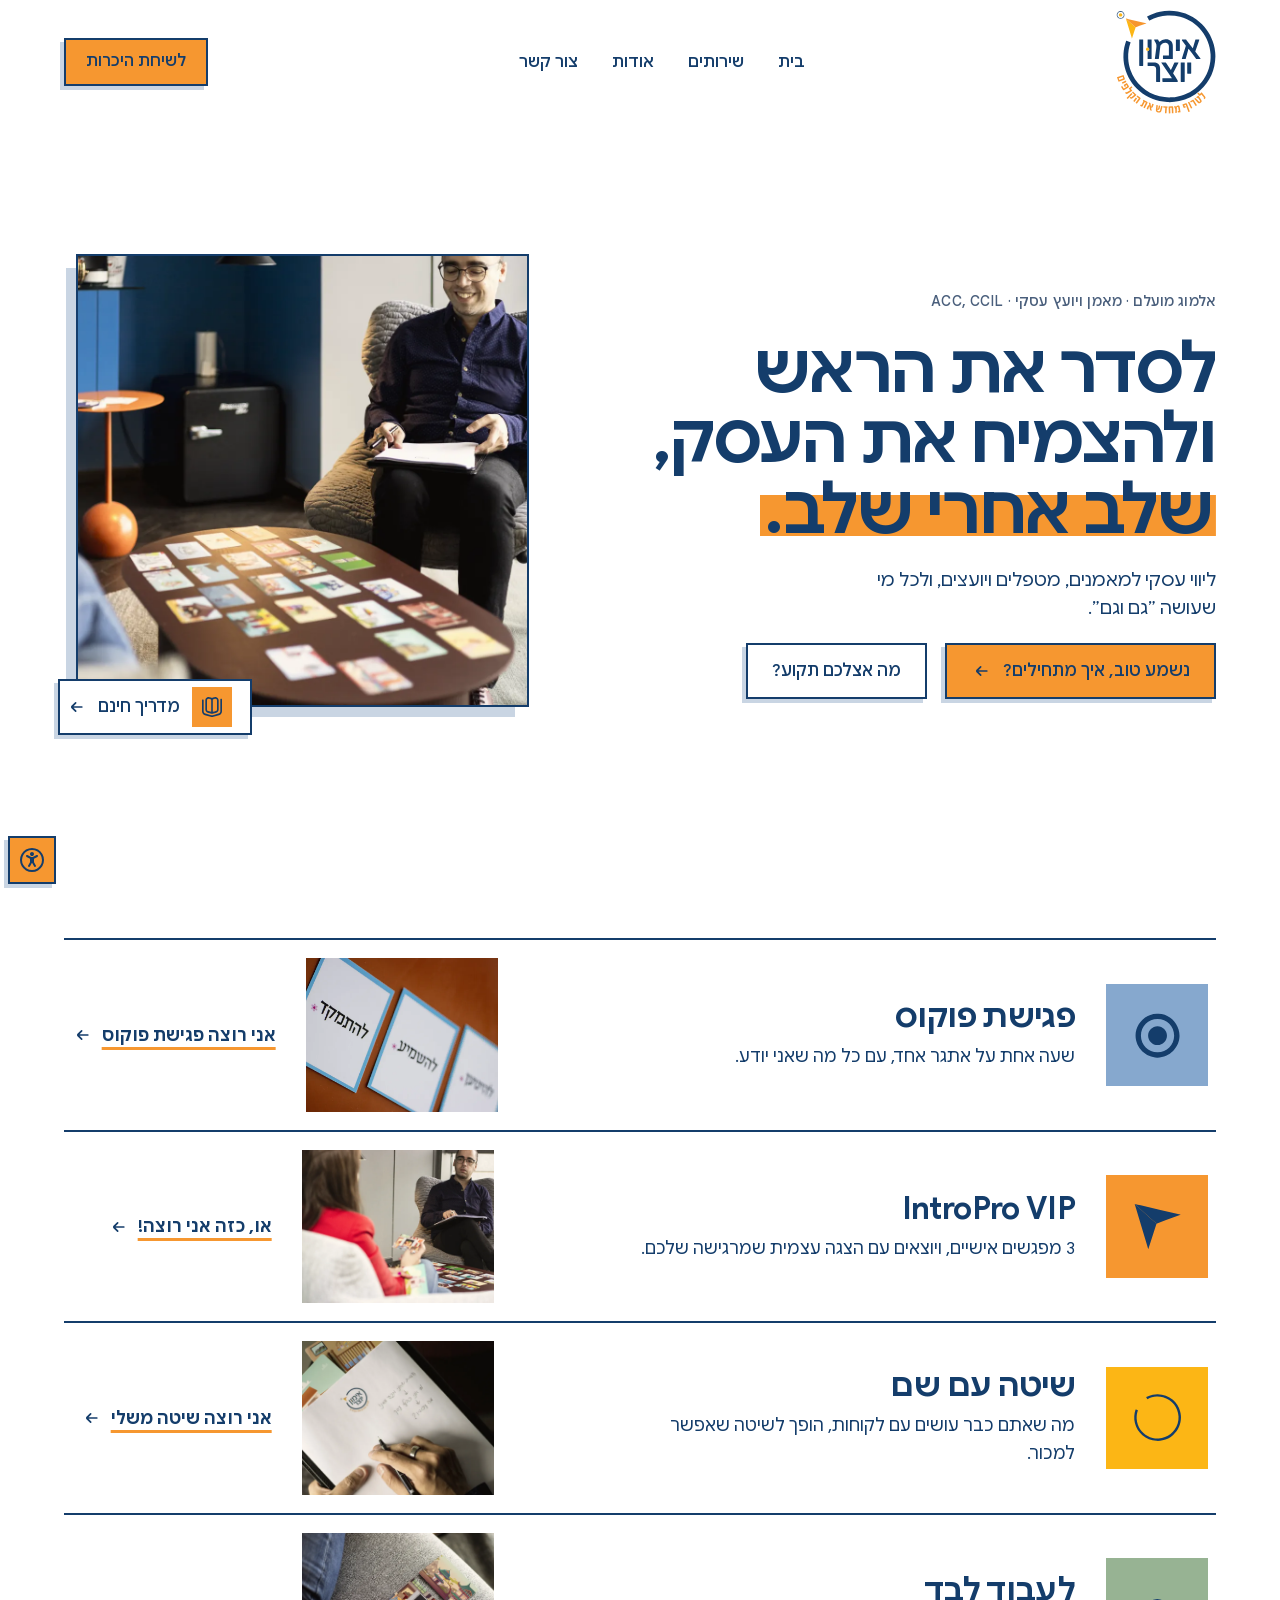
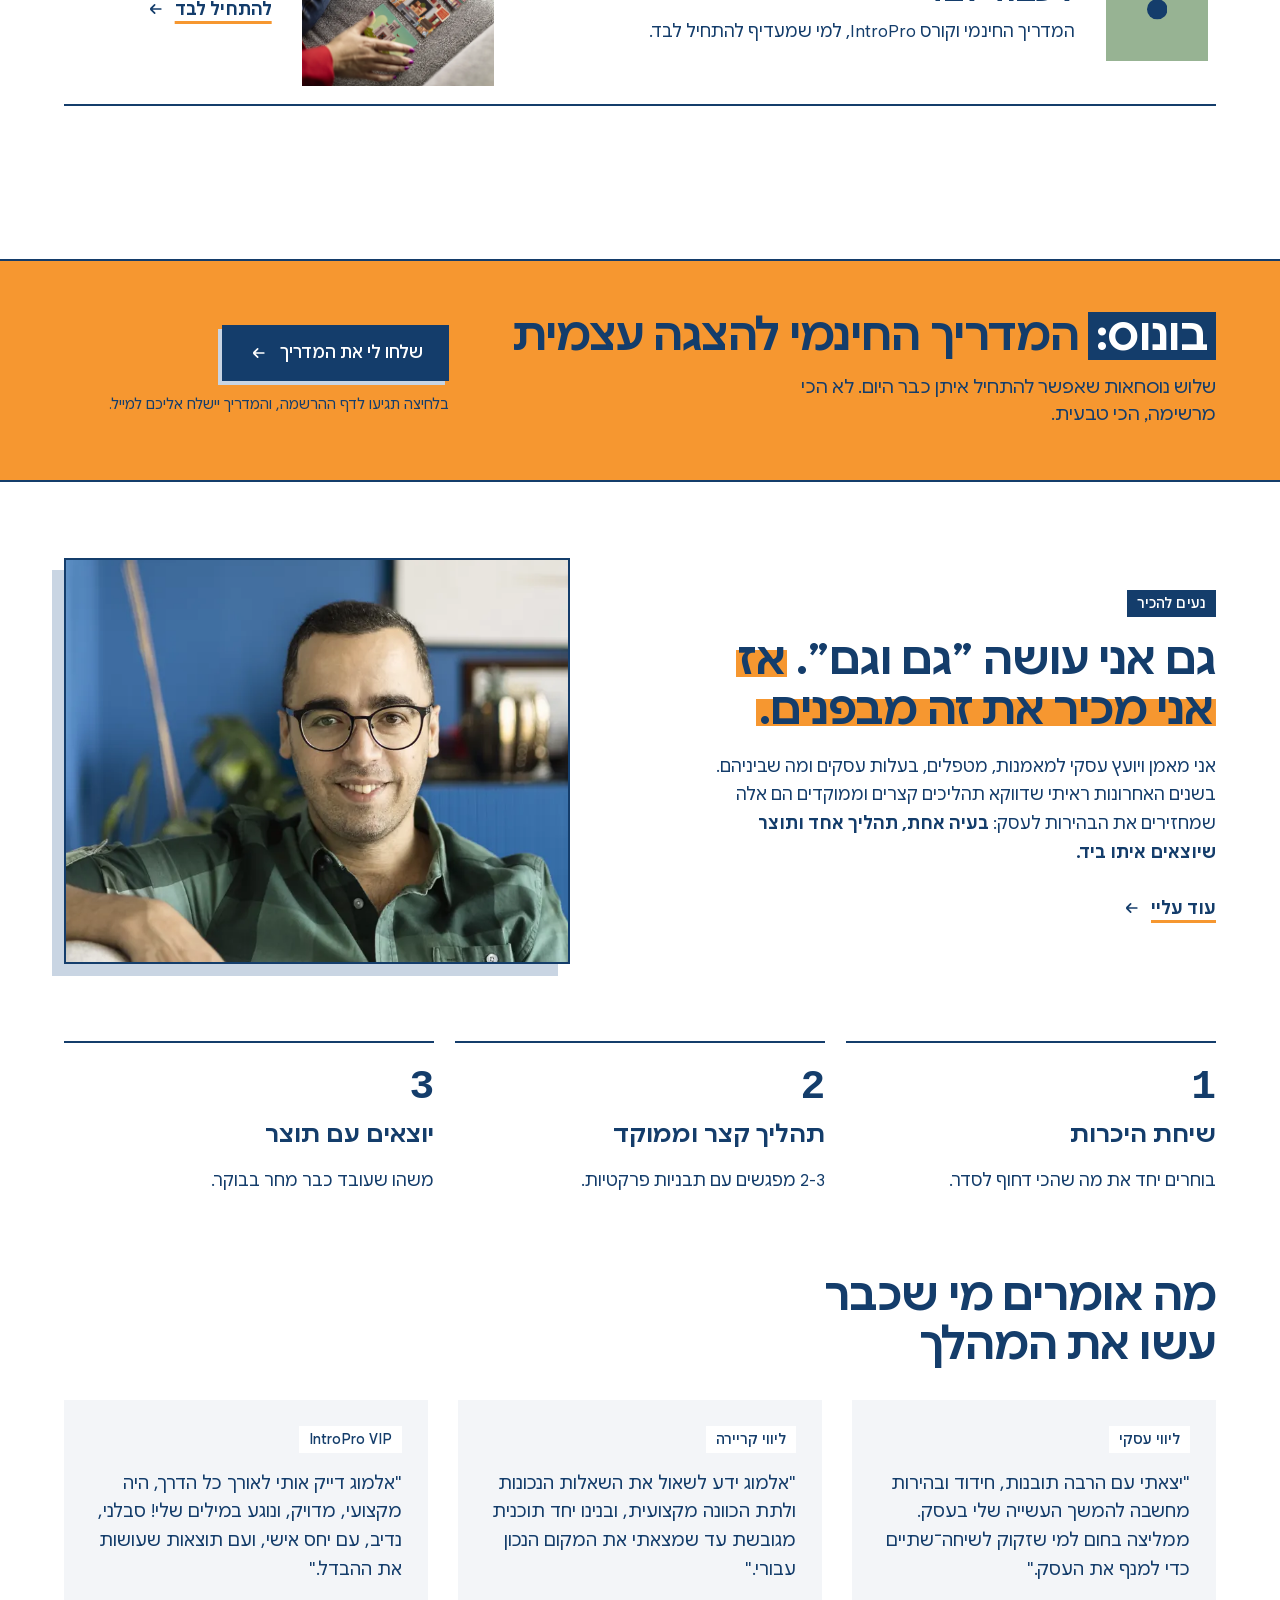
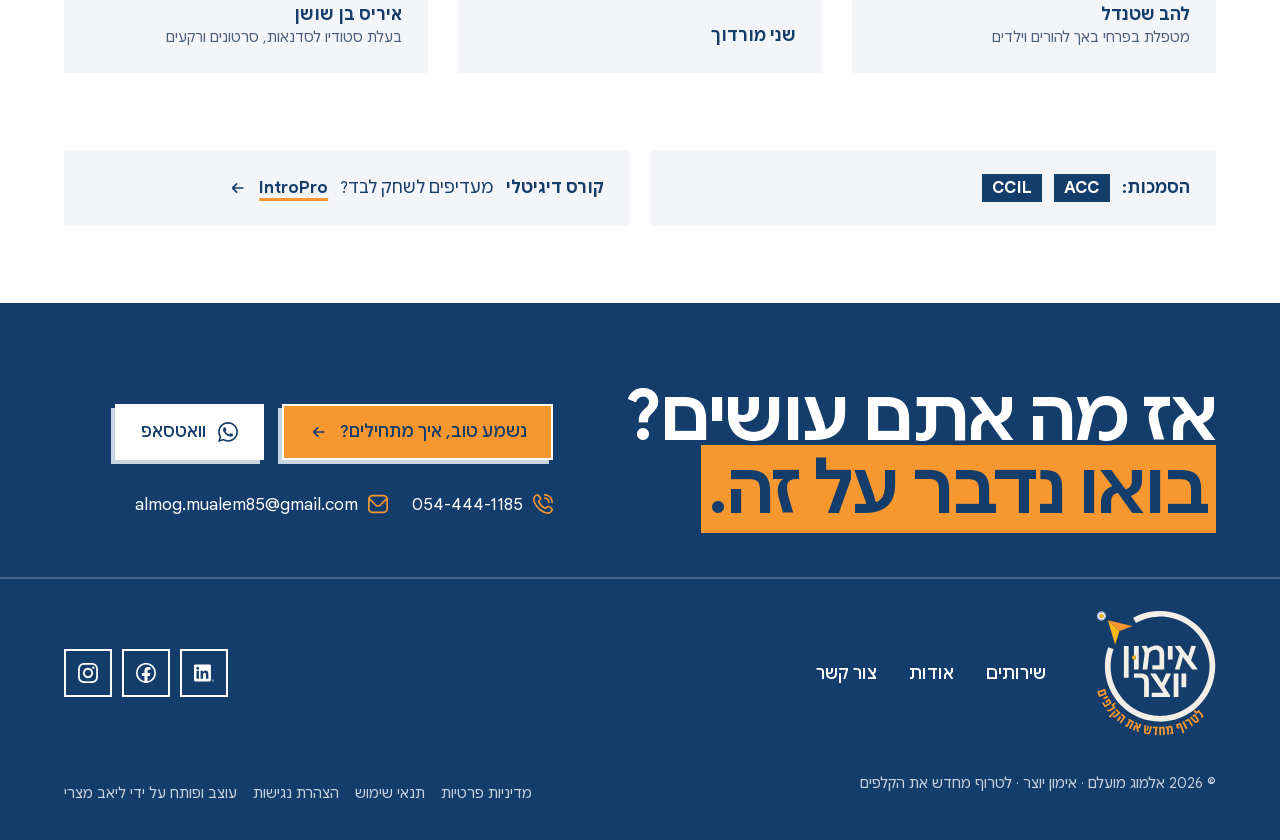
<file: magazine/index.html>
<!doctype html>
<html lang="he" dir="rtl">
<head>
<meta charset="utf-8">
<meta name="viewport" content="width=device-width, initial-scale=1">
<meta name="robots" content="noindex, nofollow">
<link rel="icon" href="../assets/brand/logo-full.svg" type="image/svg+xml">
<title>אימון יוצר · אלמוג מועלם · ליווי עסקי למאמנים, מטפלים ויועצים</title>
<meta name="description" content="ליווי עסקי למאמנים, מטפלים ויועצים, ולכל מי שעושה ״גם וגם״. סשנים קצרים וממוקדים של 2-3 מפגשים, ולא תהליכים ארוכים ומתישים.">
<meta name="theme-color" content="#FFFFFF">
<link rel="preload" href="../assets/fonts/google-sans.woff2" as="font" type="font/woff2" crossorigin>
<link rel="preload" as="image" href="../assets/img/session-wide-1200.webp" fetchpriority="high">
<link rel="stylesheet" href="assets/css/site.css?v=202611041336">
<script>if(matchMedia("(prefers-reduced-motion: no-preference)").matches)document.documentElement.classList.add("anim")</script>
</head>
<body>
<!-- icons:start --><svg width="0" height="0" style="position:absolute" aria-hidden="true" focusable="false"><symbol id="i-access" viewBox="0 0 300 300"><path transform="translate(0 300) scale(1 -1)" d="M125 225Q125 235 132.5 242.5Q140 250 150.0 250.0Q160 250 167.5 242.5Q175 235 175.0 225.0Q175 215 167.5 207.5Q160 200 150.0 200.0Q140 200 132.5 207.5Q125 215 125 225ZM300 150Q300 109 280.0 74.5Q260 40 225.5 20.0Q191 0 150.0 0.0Q109 0 74.5 20.0Q40 40 20.0 74.5Q0 109 0.0 150.0Q0 191 20.0 225.5Q40 260 74.5 280.0Q109 300 150.0 300.0Q191 300 225.5 280.0Q260 260 280.0 225.5Q300 191 300 150ZM275 150Q275 184 258.0 212.5Q241 241 212.5 258.0Q184 275 150.0 275.0Q116 275 87.5 258.0Q59 241 42.0 212.5Q25 184 25.0 150.0Q25 116 42.0 87.5Q59 59 87.5 42.0Q116 25 150.0 25.0Q184 25 212.5 42.0Q241 59 258.0 87.5Q275 116 275 150ZM207 211 160 188H140L93 211Q88 213 83.5 211.5Q79 210 76.5 205.5Q74 201 75.5 196.0Q77 191 82 189L125 167V123L102 81Q99 77 100.5 72.0Q102 67 105.5 65.0Q109 63 113 63Q120 63 124 69L148 113H152L177 69Q180 62 187 63Q191 63 194.5 65.0Q198 67 199.5 72.0Q201 77 198 81L175 123V167L218 189Q223 191 224.5 196.0Q226 201 224.0 205.5Q222 210 217.0 211.5Q212 213 207 211Z"/></symbol><symbol id="i-arrow" viewBox="0 0 300 300"><path transform="translate(0 300) scale(1 -1)" d="M238 163H113L154 204Q157 207 157.0 212.5Q157 218 153.5 221.5Q150 225 145.0 225.0Q140 225 136 221L82 168Q75 160 75 150Q75 140 82 132L136 79Q141 74 148.0 75.5Q155 77 157.0 84.0Q159 91 154 96L113 138H238Q243 138 246.5 141.5Q250 145 250.0 150.0Q250 155 246.5 159.0Q243 163 238 163Z"/></symbol><symbol id="i-book" viewBox="0 0 300 300"><path transform="translate(0 300) scale(1 -1)" d="M300 263V87Q300 66 287.5 49.5Q275 33 255 27L171 3Q150 -3 129 3L45 27Q25 33 12.5 49.5Q0 66 0 87V250Q0 258 6.0 261.0Q12 264 18.5 261.0Q25 258 25 250V87Q25 75 32.5 64.5Q40 54 52 51L136 27Q150 23 164 27L248 51Q260 54 267.5 64.5Q275 75 275 87V263Q275 270 281.5 273.0Q288 276 294.0 273.0Q300 270 300 262ZM50 113V250Q50 262 55.0 272.5Q60 283 69.5 290.0Q79 297 90.5 299.0Q102 301 114 298L135 292Q144 290 150 284Q156 290 165 292L186 298Q201 303 216.0 297.5Q231 292 240.5 279.0Q250 266 250 250V113Q250 97 240.0 83.5Q230 70 214 65L171 53Q150 47 129 53L86 65Q70 70 60.0 83.5Q50 97 50 113ZM163 77Q185 83 207 89Q215 92 220.0 98.5Q225 105 225 113V250Q225 262 215.0 269.5Q205 277 193 274L172 268Q168 267 165.0 263.5Q162 260 162 256V77ZM75 113Q75 105 80.0 98.5Q85 92 93 89L138 77V256Q137 260 134.5 263.5Q132 267 128 268L107 274Q95 277 85.0 269.5Q75 262 75 250Z"/></symbol><symbol id="i-close" viewBox="0 0 300 300"><path transform="translate(0 300) scale(1 -1)" d="M225 225Q221 229 216.0 229.0Q211 229 207 225L150 168L93 225Q89 229 84.0 229.0Q79 229 75 225Q71 221 71.0 216.0Q71 211 75 207L132 150L75 93Q71 89 71.0 84.0Q71 79 75 75Q79 71 84.0 71.0Q89 71 93 75L150 132L207 75Q211 71 216.0 71.0Q221 71 225 75Q229 79 229.0 84.0Q229 89 225 93L168 150L225 207Q229 211 229.0 216.0Q229 221 225 225Z"/></symbol><symbol id="i-facebook" viewBox="0 0 300 300"><path transform="translate(0 300) scale(1 -1)" d="M150.0 301.0Q109.0 301.0 74.5 281.0Q40.0 261.0 20.0 226.5Q0.0 192.0 0.0 151.0Q0.0 150.74415588378906 0.0007787435897625983 150.4885711669922C0.0002597116690594703 150.32577514648438 0.0 150.1629180908203 0.0 150.0C0.0 149.8370819091797 0.0002597116690594703 149.67422485351562 0.0007787435897625983 149.5114288330078Q0.0015233985614031553 149.75582885742188 0.0029801928903907537 150.0Q0.24413901567459106 109.578857421875 20.0 75.5Q40.0 41.0 74.5 21.0Q99.09788513183594 6.740357398986816 127.0 2.647585153579712V1.7521942853927612C134.4979705810547 0.5984981656074524 142.17906188964844 0.0 150.0 0.0C157.82093811035156 0.0 165.5020294189453 0.5984981656074524 173.0 1.7521942853927612V2.647585153579712Q200.90211486816406 6.740357398986816 225.5 21.0Q260.0 41.0 280.0 75.5Q299.7555236816406 109.57827758789062 299.99700927734375 149.99871826171875Q299.99847412109375 149.75421142578125 299.99920654296875 149.51129150390625C299.9997253417969 149.67413330078125 300.0 149.8370361328125 300.0 150.0C300.0 150.1629638671875 299.9997253417969 150.32586669921875 299.99920654296875 150.488525390625Q300.0 150.74891662597656 300.0 151.0Q300.0 192.0 280.0 226.5Q260.0 261.0 225.5 281.0Q191.0 301.0 150.0 301.0ZM127.0 28.05915069580078Q106.0810775756836 31.916549682617188 87.5 43.0Q59.0 60.0 42.0 88.5Q25.0 117.0 25.0 151.0Q25.0 185.0 42.0 213.5Q59.0 242.0 87.5 259.0Q116.0 276.0 150.0 276.0Q184.0 276.0 212.5 259.0Q241.0 242.0 258.0 213.5Q275.0 185.0 275.0 151.0Q275.0 117.0 258.0 88.5Q241.0 60.0 212.5 43.0Q193.91891479492188 31.916549682617188 173.0 28.05915069580078V105.0H208.0L215.0 149.0H173.0V177.0Q173.0 187.0 179.0 193.5Q185.0 200.0 198.0 200.0H217.0V237.0L206.0 238.0Q193.0 240.0 183.0 240.0Q157.0 240.0 142.0 224.5Q127.0 209.0 127.0 182.0V149.0H89.0V105.0H127.0V28.05915069580078Z"/></symbol><symbol id="i-instagram" viewBox="0 0 300 300"><path transform="translate(0 300) scale(1 -1)" d="M150 273Q192 273 211 272Q241 271 256.0 256.0Q271 241 272 211Q273 192 273.0 150.0Q273 108 272 89Q271 59 256.0 44.0Q241 29 211 28Q192 27 150.0 27.0Q108 27 89 28Q59 29 44.0 44.0Q29 59 28 89Q27 108 27.0 150.0Q27 192 28 211Q29 241 44.0 256.0Q59 271 89 272Q108 273 150 273ZM150 300Q108 300 88 299Q48 297 25.5 274.5Q3 252 1 212Q0 192 0.0 150.0Q0 108 1 88Q3 48 25.5 25.5Q48 3 88 1Q108 0 150.0 0.0Q192 0 212 1Q252 3 274.5 25.5Q297 48 299 88Q300 108 300.0 150.0Q300 192 299 212Q297 252 274.5 274.5Q252 297 212 299Q192 300 150 300ZM150 227Q129 227 111.5 216.5Q94 206 83.5 188.5Q73 171 73.0 150.0Q73 129 83.5 111.5Q94 94 111.5 83.5Q129 73 150.0 73.0Q171 73 188.5 83.5Q206 94 216.5 111.5Q227 129 227.0 150.0Q227 171 216.5 188.5Q206 206 188.5 216.5Q171 227 150 227ZM150 100Q129 100 114.5 114.5Q100 129 100.0 150.0Q100 171 114.5 185.5Q129 200 150.0 200.0Q171 200 185.5 185.5Q200 171 200.0 150.0Q200 129 185.5 114.5Q171 100 150 100ZM212 230Q212 223 217.5 217.5Q223 212 230.5 212.0Q238 212 243.0 217.5Q248 223 248.0 230.5Q248 238 243.0 243.0Q238 248 230.5 248.0Q223 248 217.5 243.0Q212 238 212 230Z"/></symbol><symbol id="i-linkedin" viewBox="0 0 300 300"><path transform="translate(0 300) scale(1 -1)" d="M288 30H290L285 38Q290 38 290 43Q290 49 284 49H276V30H279V38H282ZM282 40H279V47H283Q287 47 287.0 43.5Q287 40 282 40ZM216 62H179V120Q179 135 176 142Q172 153 159.0 153.0Q146 153 140 143Q136 136 136 121V62H99V183H135V166Q141 176 150.5 181.0Q160 186 171 186Q197 186 208 169Q216 156 216 128ZM56 199Q47 199 41.0 205.5Q35 212 35.0 221.0Q35 230 41.0 236.5Q47 243 56.0 243.0Q65 243 71.5 236.5Q78 230 78.0 221.0Q78 212 71.5 205.5Q65 199 56 199ZM75 62H38V183H75ZM235 278H19Q11 278 5.5 272.5Q0 267 0 259V42Q0 35 5.5 29.5Q11 24 19 24H235Q243 24 248.5 29.5Q254 35 254 42V259Q254 267 248.5 272.5Q243 278 235 278ZM283 57Q275 57 270.0 52.0Q265 47 265.0 39.5Q265 32 270.5 27.0Q276 22 283.0 22.0Q290 22 295.0 27.5Q300 33 300.0 40.0Q300 47 295.0 52.0Q290 57 283 57ZM283 24Q277 24 272.0 28.5Q267 33 267.0 39.0Q267 45 271.5 49.5Q276 54 282.0 54.5Q288 55 292.5 50.5Q297 46 297 40V39Q298 33 293.5 28.5Q289 24 283 24Z"/></symbol><symbol id="i-mail" viewBox="0 0 300 300"><path transform="translate(0 300) scale(1 -1)" d="M238 288H63Q46 287 31.5 279.0Q17 271 8.5 256.5Q0 242 0 225V75Q0 58 8.5 43.5Q17 29 31.5 21.0Q46 13 62 12H238Q254 13 268.5 21.0Q283 29 291.5 43.5Q300 58 300 75V225Q300 242 291.5 256.5Q283 271 268.5 279.0Q254 287 238 288ZM63 263H238Q249 262 258.5 256.0Q268 250 272 239L177 143Q166 132 150.0 132.0Q134 132 123 143L28 239Q32 250 41.5 256.0Q51 262 62 262ZM238 38H63Q47 38 36.0 48.5Q25 59 25 75V206L106 126Q118 114 134.0 109.5Q150 105 166.0 109.5Q182 114 194 126L275 206V75Q275 59 264.0 48.5Q253 38 237 38Z"/></symbol><symbol id="i-phone" viewBox="0 0 300 300"><path transform="translate(0 300) scale(1 -1)" d="M163 288Q163 293 166.5 296.5Q170 300 175 300Q209 300 237.5 283.0Q266 266 283.0 237.5Q300 209 300 175Q300 170 296.5 166.0Q293 162 287.5 162.5Q282 163 278.5 166.5Q275 170 275 175Q275 202 261.5 225.0Q248 248 225.0 261.5Q202 275 175 275Q170 275 166.5 278.5Q163 282 163 287ZM175 225Q196 225 210.5 210.5Q225 196 225 175Q225 170 228.5 166.0Q232 162 237.5 162.5Q243 163 246.5 166.5Q250 170 250 175Q250 195 240.0 212.5Q230 230 212.5 240.0Q195 250 175 250Q170 250 166.5 246.5Q163 243 163.0 237.5Q163 232 166.5 228.5Q170 225 175 225ZM289 91Q300 79 300.0 63.0Q300 47 289 36L277 23Q248 -5 202 2Q161 8 116 40Q72 71 41 115Q8 160 2 201Q-5 247 22 277L37 289Q48 300 64.0 300.0Q80 300 91 289L114 258Q125 247 125.0 231.5Q125 216 114 205L100 186Q112 157 134.5 134.5Q157 112 186 100L205 114Q216 125 231.5 125.0Q247 125 258 114ZM271 73Q256 84 241 96Q237 100 231.5 100.0Q226 100 222 96L196 76Q191 71 184 74Q146 88 117.0 117.0Q88 146 74 184Q71 191 76 196L96 222Q100 226 100.0 231.5Q100 237 96 241L73 271Q69 275 63.5 275.0Q58 275 54 271L39 258Q19 234 28 196Q36 162 65 125Q92 89 129.5 62.0Q167 35 201 28Q238 20 259 40L270 53Q275 57 275.0 62.5Q275 68 271 73Z"/></symbol><symbol id="i-whatsapp" viewBox="0 0 300 300"><path transform="translate(0 300) scale(1 -1)" d="M256 256Q235 277 207.5 288.5Q180 300 151 300Q110 300 76.0 280.0Q42 260 22.0 226.0Q2 192 2.0 151.5Q2 111 22 77L1 0L80 21Q113 3 151 3Q191 3 225.0 23.0Q259 43 279.0 77.0Q299 111 299 151Q299 181 288.0 208.0Q277 235 256 256ZM151 28Q117 28 88 45L83 48L36 35L49 81L46 86Q27 116 27.0 150.5Q27 185 43.5 213.5Q60 242 88.5 258.5Q117 275 151 275Q175 275 198.0 265.5Q221 256 238.5 238.5Q256 221 265.0 198.5Q274 176 274 151Q274 118 257.5 89.5Q241 61 212.5 44.5Q184 28 151 28ZM218 120Q198 131 194.0 132.0Q190 133 188.0 133.0Q186 133 185 130Q181 126 173 116Q170 112 165 115L162 116Q147 123 135.0 133.5Q123 144 114 159Q113 162 113.5 163.5Q114 165 116 167L121 173Q123 175 125 178V179Q127 182 125 186L113 214Q112 218 110.0 219.0Q108 220 106 220H98Q92 220 88 215H87Q82 209 80 204Q75 195 75.0 184.0Q75 173 82 159Q85 152 90 146L91 145Q100 132 111 121Q132 99 154 90Q163 86 174.0 82.5Q185 79 198 81Q204 81 212.5 86.5Q221 92 223.0 98.0Q225 104 225.5 109.0Q226 114 225.5 115.5Q225 117 220 119Z"/></symbol><symbol id="s-dot" viewBox="0 0 100 100"><circle cx="50" cy="50" r="50"/></symbol><symbol id="s-plane" viewBox="472.77 391.74 354.06 348.67"><path fill-rule="nonzero" d="M641.23 546.07 C639.41 540.92 634.84 538.09 631.17 534.63 C622.59 526.58 613.60 518.96 604.87 511.06 C586.66 494.58 568.49 478.07 550.35 461.51 C540.91 452.89 531.66 444.07 522.20 435.47 C509.43 423.87 496.53 412.42 483.74 400.85 C482.03 399.30 480.60 397.45 479.04 395.74 C493.77 399.09 508.52 402.36 523.23 405.82 C621.89 429.07 720.54 452.36 819.20 475.64 C820.44 475.93 821.94 475.69 822.83 477.45 C805.52 483.88 788.25 490.31 770.98 496.71 C729.36 512.13 687.75 527.53 646.13 542.95 C644.28 543.64 642.34 544.20 641.23 546.07"/><path fill-rule="nonzero" d="M641.23 546.07 C635.14 565.35 629.12 584.64 622.96 603.89 C609.32 646.51 595.62 689.11 581.93 731.72 C581.54 732.93 581.04 734.11 580.16 736.40 C577.31 727.12 574.71 718.81 572.21 710.47 C541.34 607.79 510.47 505.11 479.71 402.39 C479.10 400.35 476.77 398.18 479.04 395.74 C480.60 397.45 482.03 399.30 483.74 400.85 C496.53 412.42 509.43 423.87 522.20 435.47 C531.66 444.07 540.91 452.89 550.35 461.51 C568.49 478.07 586.66 494.58 604.87 511.06 C613.60 518.96 622.59 526.58 631.17 534.63 C634.84 538.09 639.41 540.92 641.23 546.07"/></symbol><symbol id="s-plane-bottom" viewBox="472.77 391.74 354.06 348.67"><path fill-rule="nonzero" d="M641.23 546.07 C635.14 565.35 629.12 584.64 622.96 603.89 C609.32 646.51 595.62 689.11 581.93 731.72 C581.54 732.93 581.04 734.11 580.16 736.40 C577.31 727.12 574.71 718.81 572.21 710.47 C541.34 607.79 510.47 505.11 479.71 402.39 C479.10 400.35 476.77 398.18 479.04 395.74 C480.60 397.45 482.03 399.30 483.74 400.85 C496.53 412.42 509.43 423.87 522.20 435.47 C531.66 444.07 540.91 452.89 550.35 461.51 C568.49 478.07 586.66 494.58 604.87 511.06 C613.60 518.96 622.59 526.58 631.17 534.63 C634.84 538.09 639.41 540.92 641.23 546.07"/></symbol><symbol id="s-plane-top" viewBox="472.77 391.74 354.06 348.67"><path fill-rule="nonzero" d="M641.23 546.07 C639.41 540.92 634.84 538.09 631.17 534.63 C622.59 526.58 613.60 518.96 604.87 511.06 C586.66 494.58 568.49 478.07 550.35 461.51 C540.91 452.89 531.66 444.07 522.20 435.47 C509.43 423.87 496.53 412.42 483.74 400.85 C482.03 399.30 480.60 397.45 479.04 395.74 C493.77 399.09 508.52 402.36 523.23 405.82 C621.89 429.07 720.54 452.36 819.20 475.64 C820.44 475.93 821.94 475.69 822.83 477.45 C805.52 483.88 788.25 490.31 770.98 496.71 C729.36 512.13 687.75 527.53 646.13 542.95 C644.28 543.64 642.34 544.20 641.23 546.07"/></symbol><symbol id="s-ring" viewBox="428.83 257.79 1564.01 1563.47"><path fill-rule="nonzero" d="M1988.83 1039.50 C1984.05 1268.78 1899.09 1462.41 1728.93 1617.05 C1628.55 1708.27 1510.80 1767.14 1378.37 1796.36 C1310.68 1811.29 1242.09 1817.26 1172.86 1813.38 C996.75 1803.51 840.96 1741.70 707.00 1627.02 C581.18 1519.31 498.61 1384.21 458.54 1223.46 C439.67 1147.79 432.83 1070.86 437.32 993.01 C441.63 918.45 456.39 845.98 481.73 775.68 C483.03 772.09 484.16 771.22 487.94 772.65 C510.03 780.97 532.17 789.14 554.42 796.99 C558.85 798.56 557.92 800.59 556.81 803.62 C541.78 844.84 531.04 887.19 524.32 930.51 C517.18 976.56 514.63 1022.89 516.82 1069.49 C520.01 1137.61 532.60 1203.87 555.03 1268.26 C632.34 1490.15 819.37 1659.54 1047.91 1714.84 C1114.10 1730.85 1181.17 1737.13 1249.13 1733.44 C1543.42 1717.47 1794.34 1520.07 1879.44 1237.59 C1902.27 1161.79 1911.54 1084.24 1907.67 1005.22 C1892.85 702.84 1686.77 446.40 1394.53 366.42 C1323.76 347.06 1251.66 339.35 1178.44 343.09 C1071.41 348.56 970.67 376.71 876.67 428.39 C873.41 430.18 871.93 430.21 869.97 426.65 C858.62 405.94 847.03 385.35 835.38 364.81 C833.76 361.95 833.70 360.57 836.92 358.80 C904.86 321.43 976.76 294.77 1052.64 278.88 C1106.28 267.64 1160.54 261.79 1215.34 262.36 C1406.41 264.35 1575.08 327.25 1719.90 451.70 C1839.60 554.56 1919.64 683.21 1961.45 835.46 C1973.37 878.87 1981.06 923.09 1985.13 967.95 C1987.28 991.70 1988.21 1015.49 1988.83 1039.50"/></symbol><symbol id="s-target" viewBox="318.49 262.31 140.08 141.13"><path fill-rule="nonzero" d="M338.74 333.18 C338.57 360.75 360.64 382.90 388.42 383.04 C416.03 383.17 438.17 361.10 438.27 333.36 C438.37 305.71 416.41 283.67 388.60 283.50 C361.06 283.32 338.91 305.39 338.74 333.18 M388.75 267.69 C422.70 266.31 454.57 296.45 454.42 333.76 C454.28 367.76 425.13 399.44 387.77 399.16 C354.04 398.91 322.49 369.93 322.63 332.78 C322.76 298.77 351.97 266.36 388.75 267.69"/><path fill-rule="nonzero" d="M360.25 333.42 C360.17 318.04 373.06 305.07 388.49 305.01 C403.81 304.95 416.79 317.97 416.76 333.37 C416.72 348.57 404.11 361.25 388.78 361.52 C373.53 361.79 360.33 348.79 360.25 333.42"/></symbol></svg><!-- icons:end -->

<a class="skip" href="#main">דלגו לתוכן</a>

<header class="hd" id="hd">
  <a class="hlogo" href="#top" aria-label="אימון יוצר, לראש העמוד"><img src="../assets/brand/logo-full.svg" alt="" width="100" height="105"></a>
  <nav class="hnav" aria-label="ראשי">
    <a href="#top">בית</a>
    <a href="#services">שירותים</a>
    <a href="#about">אודות</a>
    <a href="#contact">צור קשר</a>
  </nav>
  <a class="btn primary hcta" href="#contact">לשיחת היכרות</a>
  <button class="burger" type="button" aria-label="פתיחת תפריט" aria-expanded="false" aria-controls="md"><i></i><i></i><i></i></button>
</header>

<div class="md" id="md" hidden>
  <nav class="md-panel" aria-label="ניווט ראשי">
    <ul class="md-list">
      <li><a href="#top">בית</a></li>
      <li><a href="#services">שירותים</a></li>
      <li><a href="#about">אודות</a></li>
      <li><a href="#contact">צור קשר</a></li>
    </ul>
    <div class="md-moves">
      <a class="s-focus" href="#m1"><span class="sym" aria-hidden="true"><svg focusable="false"><use href="#s-target"/></svg></span>פגישת פוקוס</a>
      <a class="s-vip" href="#m2"><span class="sym" aria-hidden="true"><svg focusable="false"><use href="#s-plane"/></svg></span>IntroPro VIP</a>
      <a class="s-method" href="#m3"><span class="sym" aria-hidden="true"><svg focusable="false"><use href="#s-ring"/></svg></span>שיטה עם שם</a>
      <a class="s-self" href="#m4"><span class="sym" aria-hidden="true"><svg focusable="false"><use href="#s-dot"/></svg></span>לעבוד לבד</a>
    </div>
    <a class="btn primary" href="#contact">לשיחת היכרות</a>
  </nav>
</div>

<main id="main" tabindex="-1">

  <!-- 1. פתיחה -->
  <section class="hero" id="top" aria-labelledby="hero-h">
    <div class="hero-txt">
      <p class="kicker rv">אלמוג מועלם · מאמן ויועץ עסקי · <span class="lat">ACC, CCIL</span></p>
      <h1 class="rv" id="hero-h">לסדר את הראש ולהצמיח את העסק, <mark>שלב אחרי שלב.</mark></h1>
      <p class="lead rv">ליווי עסקי למאמנים, מטפלים ויועצים, ולכל מי שעושה ״גם וגם״.</p>
      <div class="ctas rv">
        <a class="btn primary" href="#contact">נשמע טוב, איך מתחילים? <svg class="ic ar" aria-hidden="true" focusable="false"><use href="#i-arrow"/></svg></a>
        <a class="btn line" href="#services">מה אצלכם תקוע?</a>
      </div>
    </div>
    <div class="hero-vis rv">
      <figure class="print">
        <picture>
          <source type="image/webp" srcset="../assets/img/session-wide-760.webp 760w, ../assets/img/session-wide-1200.webp 1200w, ../assets/img/session-wide-2000.webp 2000w" sizes="(max-width: 1023px) 100vw, 46vw">
          <img src="../assets/img/session-wide-2000.jpg" alt="אלמוג מועלם באמצע מפגש אימון, מחברת ביד וקלפים על השולחן" width="2000" height="1600" fetchpriority="high" decoding="async">
        </picture>
      </figure>
      <a class="ticket" href="#guide"><span class="t-ic"><svg class="ic" aria-hidden="true" focusable="false"><use href="#i-book"/></svg></span><strong>מדריך חינם</strong><svg class="ic ar" aria-hidden="true" focusable="false"><use href="#i-arrow"/></svg></a>
    </div>
  </section>

  <!-- 2. ארבעת המהלכים: תוכן עניינים של מגזין, שורה לכל מהלך -->
  <section class="moves" id="services" aria-labelledby="moves-h">
    <h2 class="sr" id="moves-h">ארבעת המהלכים</h2>
    <ol class="rows">
      <li class="row s-focus rv" id="m1">
        <span class="sym" aria-hidden="true"><svg focusable="false"><use href="#s-target"/></svg></span>
        <div class="rt"><h3>פגישת פוקוס</h3><p>שעה אחת על אתגר אחד, עם כל מה שאני יודע.</p></div>
        <span class="thumb"><img src="../assets/img/verbs-700.webp" alt="" width="700" height="560" loading="lazy" decoding="async"></span>
        <a class="go" href="services/focus/">אני רוצה פגישת פוקוס <svg class="ic ar" aria-hidden="true" focusable="false"><use href="#i-arrow"/></svg></a>
      </li>
      <li class="row s-vip rv" id="m2">
        <span class="sym" aria-hidden="true"><svg focusable="false"><use href="#s-plane"/></svg></span>
        <div class="rt"><h3>IntroPro VIP</h3><p>3 מפגשים אישיים, ויוצאים עם הצגה עצמית שמרגישה שלכם.</p></div>
        <span class="thumb"><img src="../assets/img/session-talk-900.webp" alt="" width="900" height="720" loading="lazy" decoding="async"></span>
        <a class="go" href="services/intropro-vip/">או, כזה אני רוצה! <svg class="ic ar" aria-hidden="true" focusable="false"><use href="#i-arrow"/></svg></a>
      </li>
      <li class="row s-method rv" id="m3">
        <span class="sym" aria-hidden="true"><svg focusable="false"><use href="#s-ring"/></svg></span>
        <div class="rt"><h3>שיטה עם שם</h3><p>מה שאתם כבר עושים עם לקוחות, הופך לשיטה שאפשר למכור.</p></div>
        <span class="thumb"><img src="../assets/img/notebook-800.webp" alt="" width="800" height="640" loading="lazy" decoding="async"></span>
        <a class="go" href="services/method/">אני רוצה שיטה משלי <svg class="ic ar" aria-hidden="true" focusable="false"><use href="#i-arrow"/></svg></a>
      </li>
      <li class="row s-self rv" id="m4">
        <span class="sym" aria-hidden="true"><svg focusable="false"><use href="#s-dot"/></svg></span>
        <div class="rt"><h3>לעבוד לבד</h3><p>המדריך החינמי וקורס IntroPro, למי שמעדיף להתחיל לבד.</p></div>
        <span class="thumb"><img src="../assets/img/cards-sofa-800.webp" alt="" width="800" height="640" loading="lazy" decoding="async"></span>
        <a class="go" href="services/self-study/">להתחיל לבד <svg class="ic ar" aria-hidden="true" focusable="false"><use href="#i-arrow"/></svg></a>
      </li>
    </ol>
    <p class="moves-foot rv"><a href="#contact"><span>לא בטוחים מאיפה להתחיל?</span> <strong>בשיחת ההיכרות נמצא את זה יחד</strong> <svg class="ic ar" aria-hidden="true" focusable="false"><use href="#i-arrow"/></svg></a></p>
  </section>

  <!-- 3. בונוס -->
  <section class="bonus" id="guide" aria-labelledby="guide-h">
    <div class="bonus-txt rv">
      <h2 id="guide-h"><span class="tag">בונוס:</span> המדריך החינמי להצגה עצמית</h2>
      <p>שלוש נוסחאות שאפשר להתחיל איתן כבר היום. לא הכי מרשימה, הכי טבעית.</p>
    </div>
    <div class="bonus-act rv">
      <a class="btn ink" href="guide/">שלחו לי את המדריך <svg class="ic ar" aria-hidden="true" focusable="false"><use href="#i-arrow"/></svg></a>
      <p class="note">בלחיצה תגיעו לדף ההרשמה, והמדריך יישלח אליכם למייל.</p>
    </div>
  </section>

  <!-- 4. נעים להכיר -->
  <section class="about" id="about" aria-labelledby="about-h">
    <div class="about-txt">
      <p class="label rv">נעים להכיר</p>
      <h2 class="rv" id="about-h">גם אני עושה ״גם וגם״. <mark>אז אני מכיר את זה מבפנים.</mark></h2>
      <p class="rv">אני מאמן ויועץ עסקי למאמנות, מטפלים, בעלות עסקים ומה שביניהם. בשנים האחרונות ראיתי שדווקא תהליכים קצרים וממוקדים הם אלה שמחזירים את הבהירות לעסק: <strong>בעיה אחת, תהליך אחד ותוצר שיוצאים איתו ביד.</strong></p>
      <a class="go rv" href="about/">עוד עליי <svg class="ic ar" aria-hidden="true" focusable="false"><use href="#i-arrow"/></svg></a>
    </div>
    <figure class="about-ph rv">
      <div class="frame"><img src="../assets/img/portrait-green-1400.webp" srcset="../assets/img/portrait-green-800.webp 800w, ../assets/img/portrait-green-1400.webp 1400w" sizes="(max-width: 1023px) 100vw, 40vw" alt="אלמוג מועלם בחולצה ירוקה, מחייך, מול קיר כחול" width="1400" height="1120" loading="lazy" decoding="async"></div>
    </figure>
  </section>

  <!-- 5. שלבים -->
  <section class="steps" aria-label="שלבים">
    <ol class="step-row io">
      <li class="step rv"><span class="sn">1</span><h3>שיחת היכרות</h3><p>בוחרים יחד את מה שהכי דחוף לסדר.</p></li>
      <li class="step rv"><span class="sn">2</span><h3>תהליך קצר וממוקד</h3><p>2-3 מפגשים עם תבניות פרקטיות.</p></li>
      <li class="step rv"><span class="sn">3</span><h3>יוצאים עם תוצר</h3><p>משהו שעובד כבר מחר בבוקר.</p></li>
    </ol>
  </section>

  <!-- 6. המלצות -->
  <section class="quotes" aria-labelledby="q-h">
    <h2 class="rv" id="q-h">מה אומרים מי שכבר עשו את המהלך</h2>
    <div class="q-grid">
      <figure class="q rv">
        <span class="q-tag">ליווי עסקי</span>
        <blockquote>"יצאתי עם הרבה תובנות, חידוד ובהירות מחשבה להמשך העשייה שלי בעסק. ממליצה בחום למי שזקוק לשיחה־שתיים כדי למנף את העסק."</blockquote>
        <figcaption><strong>להב שטנדל</strong>מטפלת בפרחי באך להורים וילדים</figcaption>
      </figure>
      <figure class="q rv">
        <span class="q-tag">ליווי קריירה</span>
        <blockquote>"אלמוג ידע לשאול את השאלות הנכונות ולתת הכוונה מקצועית, ובנינו יחד תוכנית מגובשת עד שמצאתי את המקום הנכון עבורי."</blockquote>
        <figcaption><strong>שני מורדוך</strong></figcaption>
      </figure>
      <figure class="q rv">
        <span class="q-tag">IntroPro VIP</span>
        <blockquote>"אלמוג דייק אותי לאורך כל הדרך, היה מקצועי, מדויק, ונוגע במילים שלי! סבלני, נדיב, עם יחס אישי, ועם תוצאות שעושות את ההבדל."</blockquote>
        <figcaption><strong>איריס בן שושן</strong>בעלת סטודיו לסדנאות, סרטונים ורקעים</figcaption>
      </figure>
    </div>
  </section>

  <!-- 7. הסמכות · 8. קורס -->
  <section class="strip" aria-label="הסמכות וקורס">
    <p class="certs rv"><span class="k">הסמכות:</span> <span class="ct lat">ACC</span> <span class="ct lat">CCIL</span></p>
    <a class="course rv" href="services/self-study/"><span class="k">קורס דיגיטלי</span> <span>מעדיפים לשחק לבד?</span> <strong>IntroPro</strong> <svg class="ic ar" aria-hidden="true" focusable="false"><use href="#i-arrow"/></svg></a>
  </section>

</main>

<!-- 9. סיום -->
<footer class="ft" id="contact">
  <div class="closing">
    <h2 class="rv">אז מה אתם עושים?<br> <mark>בואו נדבר על זה.</mark></h2>
    <div class="closing-act rv">
      <div class="ctas">
        <a class="btn primary" href="contact/">נשמע טוב, איך מתחילים? <svg class="ic ar" aria-hidden="true" focusable="false"><use href="#i-arrow"/></svg></a>
        <a class="btn paper" href="https://wa.me/972544441185?text=%D7%94%D7%99%D7%99%20%D7%90%D7%9C%D7%9E%D7%95%D7%92%2C%20%D7%94%D7%92%D7%A2%D7%AA%D7%99%20%D7%9E%D7%94%D7%90%D7%AA%D7%A8%20%D7%95%D7%90%D7%A9%D7%9E%D7%97%20%D7%9C%D7%A9%D7%99%D7%97%D7%AA%20%D7%94%D7%99%D7%9B%D7%A8%D7%95%D7%AA." target="_blank" rel="noopener"><svg class="ic" aria-hidden="true" focusable="false"><use href="#i-whatsapp"/></svg>וואטסאפ<span class="sr"> (נפתח בחלון חדש)</span></a>
      </div>
      <p class="direct">
        <a href="tel:+972544441185"><svg class="ic" aria-hidden="true" focusable="false"><use href="#i-phone"/></svg><span dir="ltr" class="lat">054-444-1185</span></a>
        <a href="mailto:almog.mualem85@gmail.com"><svg class="ic" aria-hidden="true" focusable="false"><use href="#i-mail"/></svg>almog.mualem85@gmail.com</a>
      </p>
    </div>
  </div>

  <div class="ft-bar">
    <a class="ft-logo rv" href="#top" aria-label="אימון יוצר, לראש העמוד"><img src="../assets/brand/logo-light.svg" alt="" width="150" height="157" loading="lazy"></a>
    <nav class="ft-nav" aria-label="קישורים בתחתית">
      <a href="#services">שירותים</a>
      <a href="#about">אודות</a>
      <a href="#contact">צור קשר</a>
    </nav>
    <div class="social">
      <a href="https://www.linkedin.com/in/almog-mualem/" target="_blank" rel="noopener" aria-label="לינקדאין (נפתח בחלון חדש)"><svg class="ic" aria-hidden="true" focusable="false"><use href="#i-linkedin"/></svg></a>
      <a href="https://www.facebook.com/mualem.almog85" target="_blank" rel="noopener" aria-label="פייסבוק (נפתח בחלון חדש)"><svg class="ic" aria-hidden="true" focusable="false"><use href="#i-facebook"/></svg></a>
      <a href="https://www.instagram.com/almog.mualem/" target="_blank" rel="noopener" aria-label="אינסטגרם (נפתח בחלון חדש)"><svg class="ic" aria-hidden="true" focusable="false"><use href="#i-instagram"/></svg></a>
    </div>
    <div class="ft-fine">
      <p>© <span data-year>2026</span> אלמוג מועלם · אימון יוצר · לטרוף מחדש את הקלפים</p>
      <nav aria-label="מידע משפטי">
        <a href="privacy/">מדיניות פרטיות</a>
        <a href="terms/">תנאי שימוש</a>
        <a href="accessibility/">הצהרת נגישות</a>
        <a href="https://liavmatzri.co.il" target="_blank" rel="noopener">עוצב ופותח על ידי ליאב מצרי<span class="sr"> (נפתח בחלון חדש)</span></a>
      </nav>
    </div>
  </div>
</footer>

<a class="fab fab-a11y" href="accessibility/" aria-label="התאמות תצוגה"><svg class="ic" aria-hidden="true" focusable="false"><use href="#i-access"/></svg></a>

<script src="assets/js/site.js?v=202611041336" defer></script>
<script src="../assets/js/a11y.js?v=202611041336" defer></script>
<script src="https://crm.liavmatzri.co.il/review.js" defer></script>
</body>
</html>
</file>
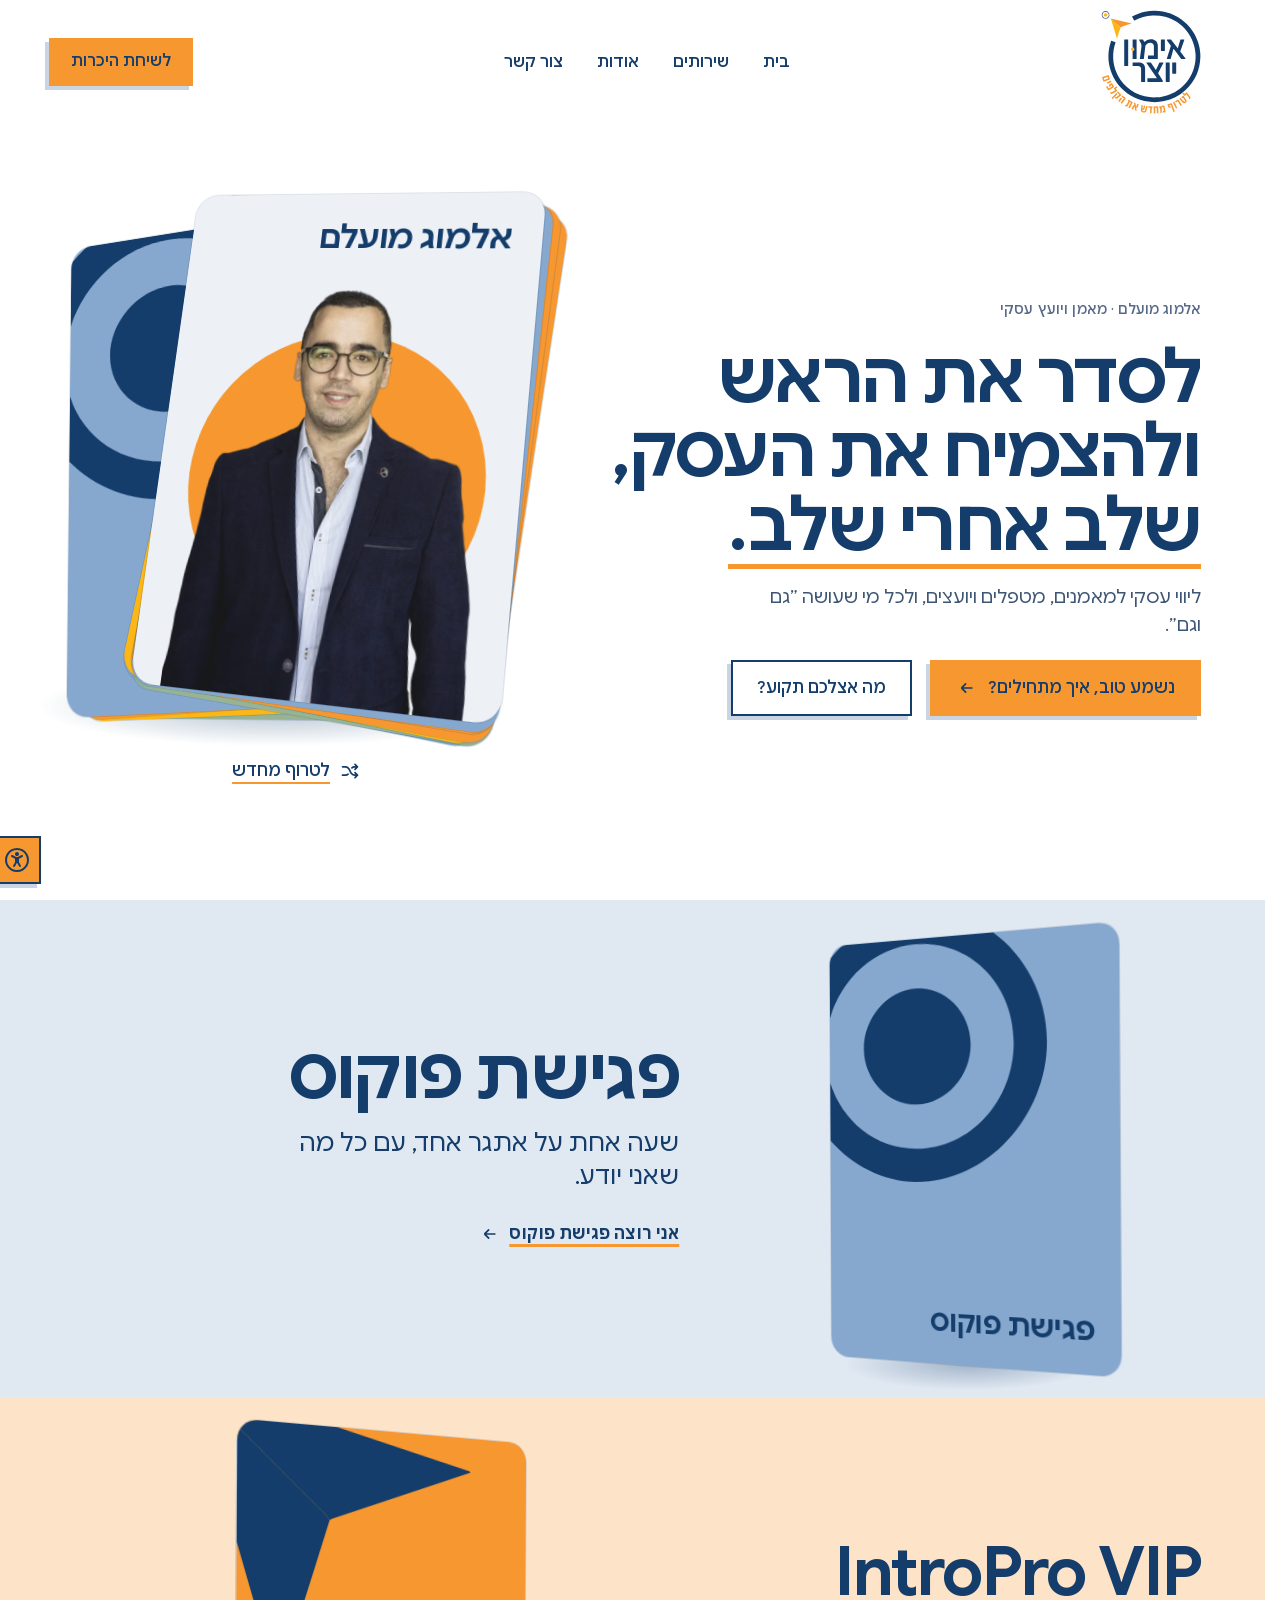
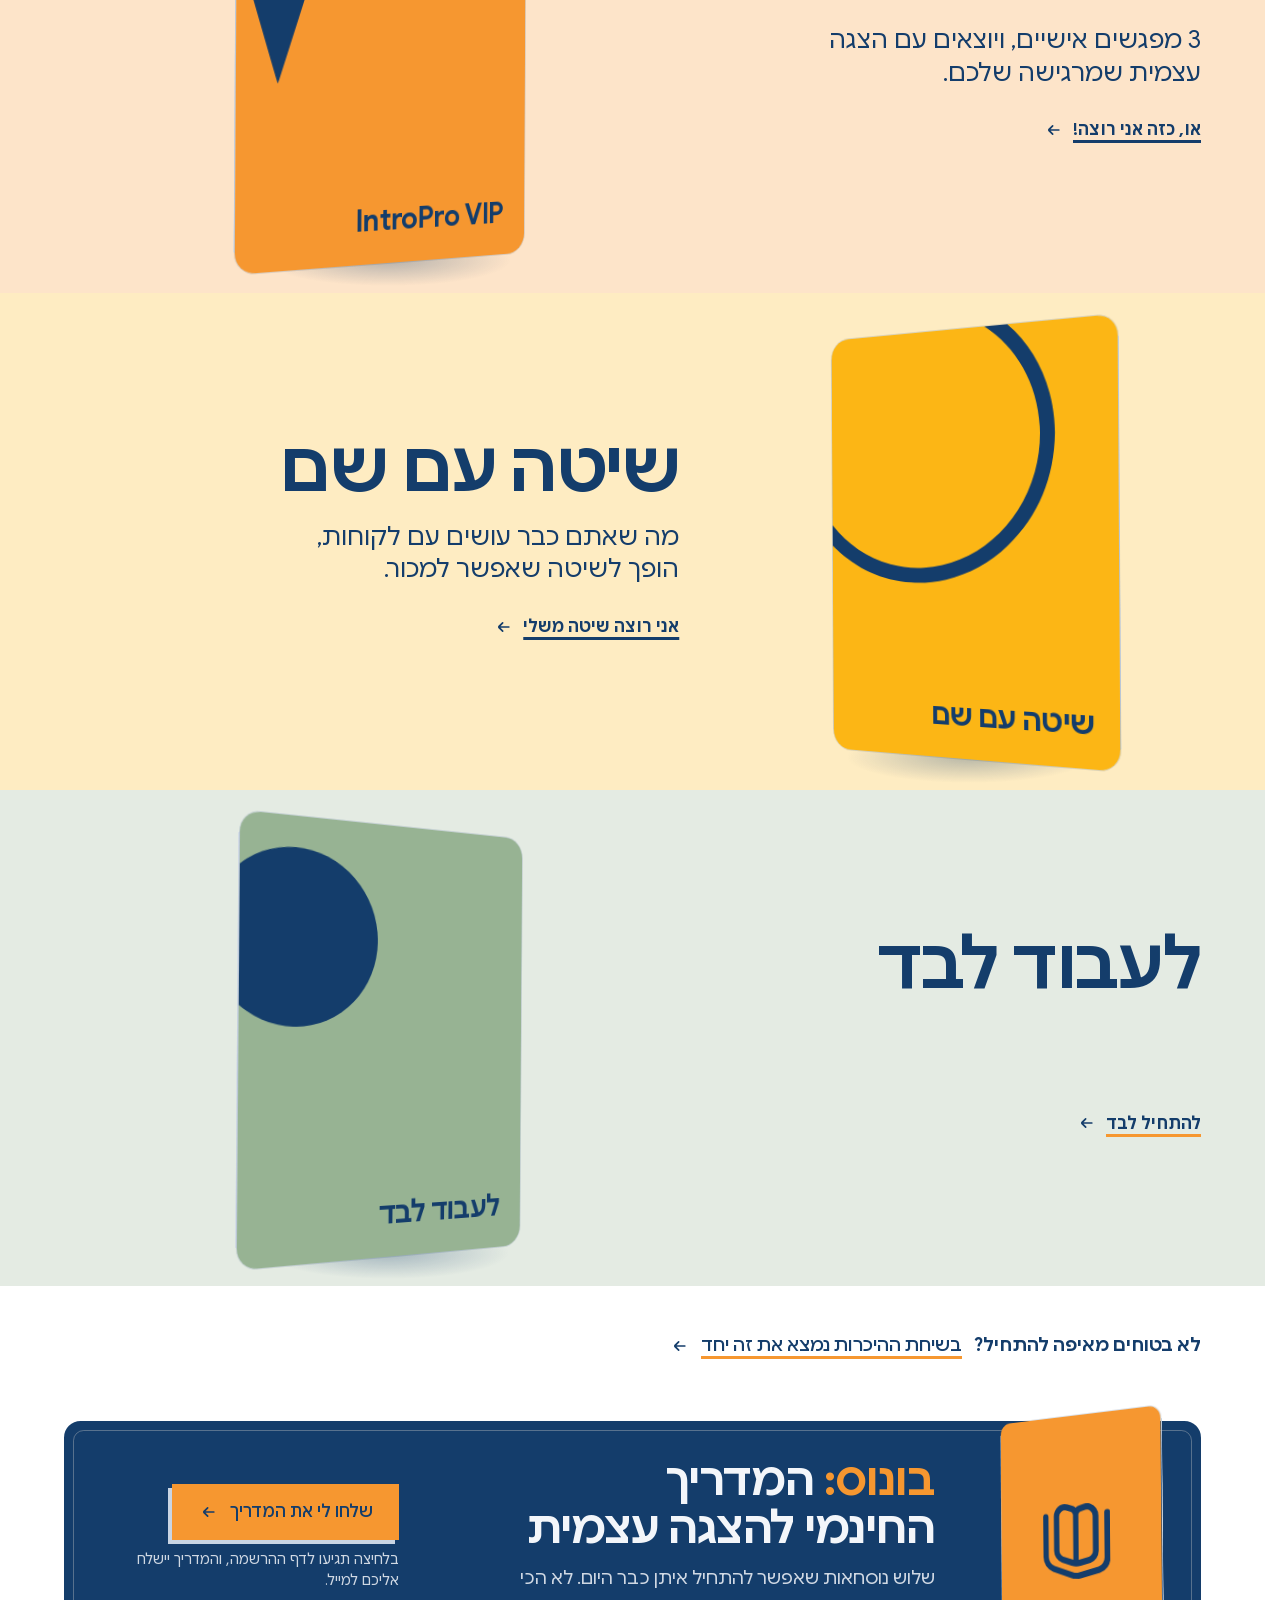
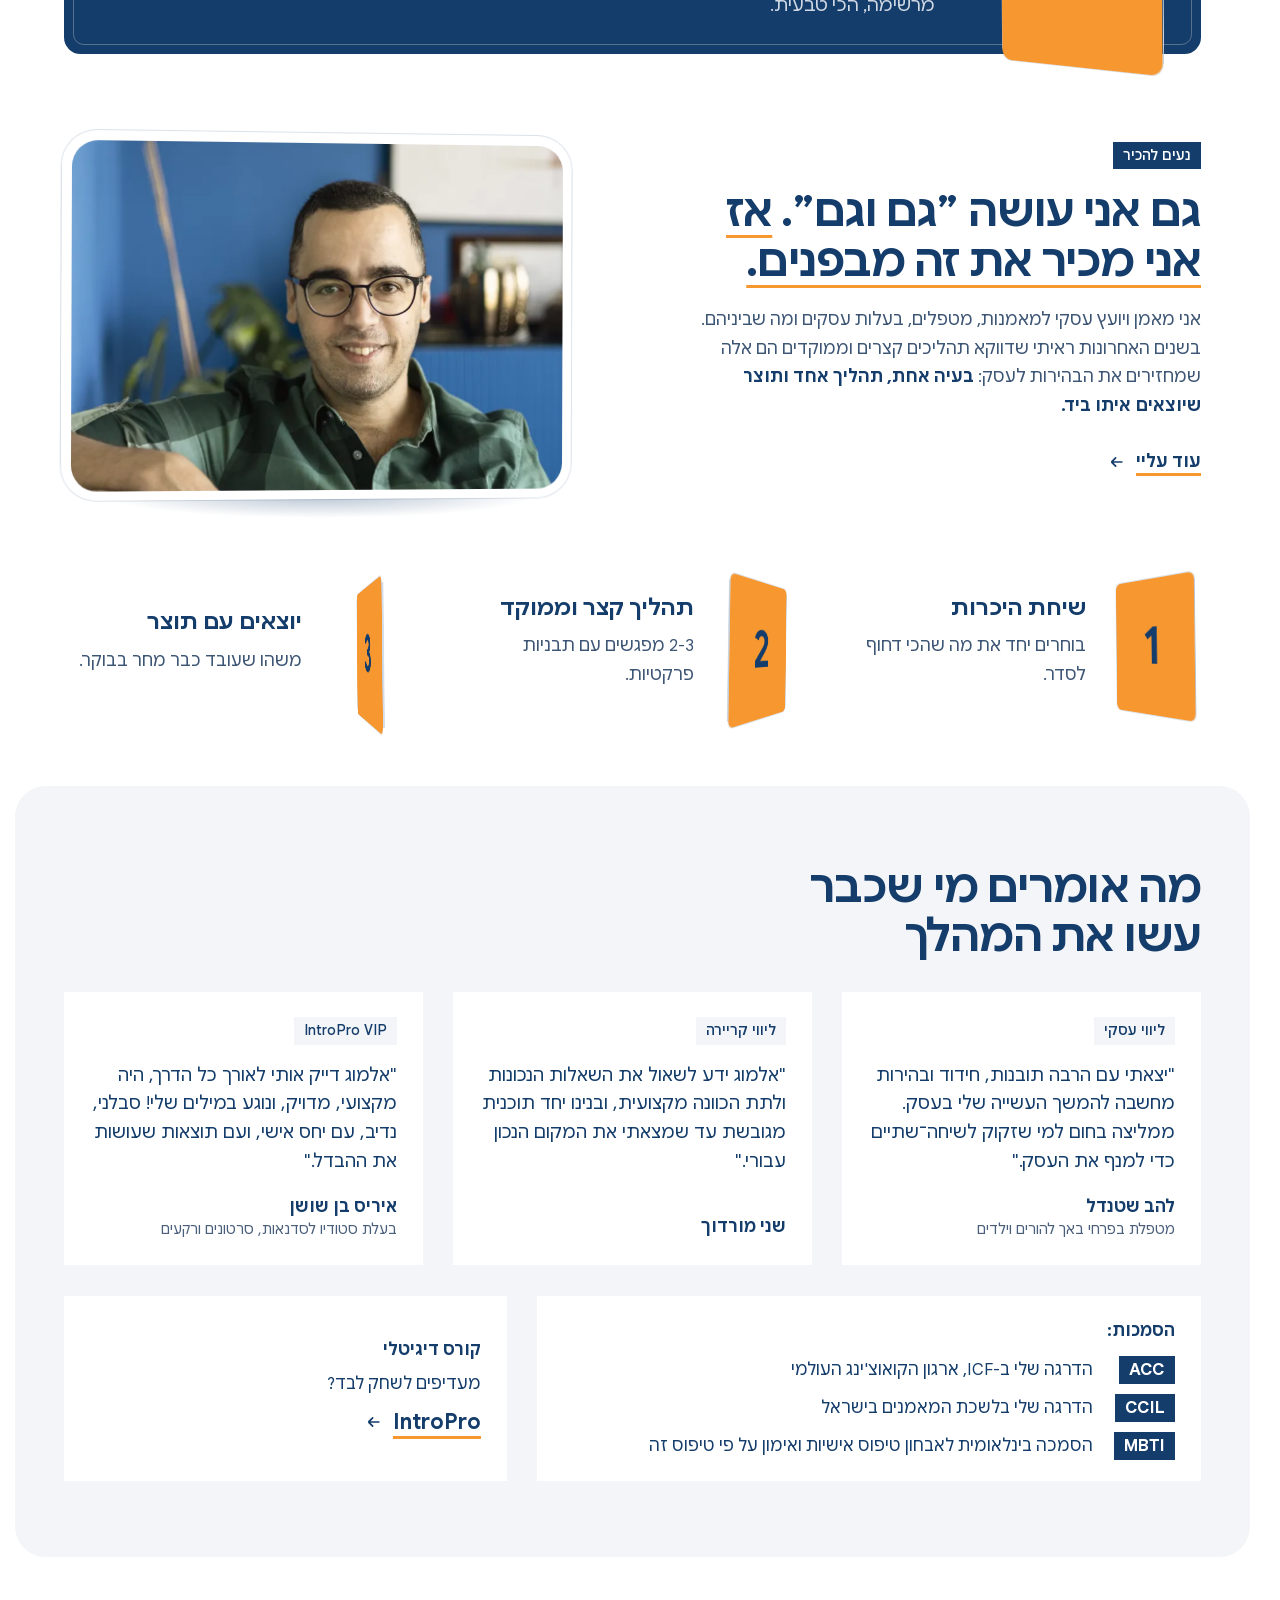
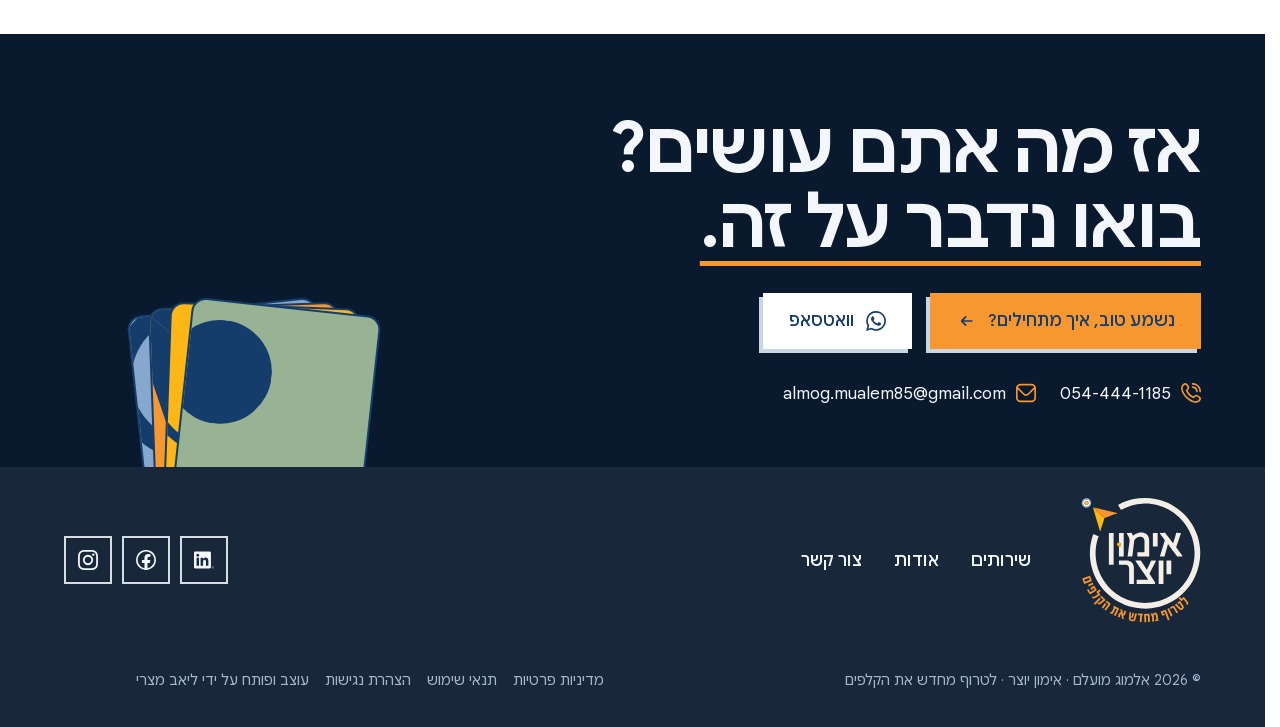
<file: shuffle/index.html>
<!doctype html>
<html lang="he" dir="rtl">
<head>
<meta charset="utf-8">
<meta name="viewport" content="width=device-width, initial-scale=1">
<meta name="robots" content="noindex, nofollow">
<link rel="icon" href="../assets/brand/logo-full.svg" type="image/svg+xml">
<title>אימון יוצר · אלמוג מועלם · ליווי עסקי למאמנים, מטפלים ויועצים</title>
<meta name="description" content="ליווי עסקי למאמנים, מטפלים ויועצים, ולכל מי שעושה ״גם וגם״. סשנים קצרים וממוקדים של 2-3 מפגשים, ולא תהליכים ארוכים ומתישים.">
<meta name="theme-color" content="#FFFFFF">
<link rel="preload" href="../assets/fonts/google-sans.woff2" as="font" type="font/woff2" crossorigin>
<link rel="preload" as="image" type="image/webp" imagesrcset="../assets/img/almog-jacket-640.webp 640w, ../assets/img/almog-jacket-1000.webp 1000w" imagesizes="(max-width: 1023px) 60vw, 30vw" fetchpriority="high">
<link rel="stylesheet" href="assets/css/site.css?v=202611041336">
<link rel="stylesheet" href="assets/css/light.css?v=202611041336">
<link rel="stylesheet" href="assets/css/shuffle.css?v=202611041336">
<script>if(matchMedia("(prefers-reduced-motion: no-preference)").matches)document.documentElement.classList.add("anim")</script>
</head>
<body>
<!-- icons:start --><svg width="0" height="0" style="position:absolute" aria-hidden="true" focusable="false"><symbol id="i-access" viewBox="0 0 300 300"><path transform="translate(0 300) scale(1 -1)" d="M125 225Q125 235 132.5 242.5Q140 250 150.0 250.0Q160 250 167.5 242.5Q175 235 175.0 225.0Q175 215 167.5 207.5Q160 200 150.0 200.0Q140 200 132.5 207.5Q125 215 125 225ZM300 150Q300 109 280.0 74.5Q260 40 225.5 20.0Q191 0 150.0 0.0Q109 0 74.5 20.0Q40 40 20.0 74.5Q0 109 0.0 150.0Q0 191 20.0 225.5Q40 260 74.5 280.0Q109 300 150.0 300.0Q191 300 225.5 280.0Q260 260 280.0 225.5Q300 191 300 150ZM275 150Q275 184 258.0 212.5Q241 241 212.5 258.0Q184 275 150.0 275.0Q116 275 87.5 258.0Q59 241 42.0 212.5Q25 184 25.0 150.0Q25 116 42.0 87.5Q59 59 87.5 42.0Q116 25 150.0 25.0Q184 25 212.5 42.0Q241 59 258.0 87.5Q275 116 275 150ZM207 211 160 188H140L93 211Q88 213 83.5 211.5Q79 210 76.5 205.5Q74 201 75.5 196.0Q77 191 82 189L125 167V123L102 81Q99 77 100.5 72.0Q102 67 105.5 65.0Q109 63 113 63Q120 63 124 69L148 113H152L177 69Q180 62 187 63Q191 63 194.5 65.0Q198 67 199.5 72.0Q201 77 198 81L175 123V167L218 189Q223 191 224.5 196.0Q226 201 224.0 205.5Q222 210 217.0 211.5Q212 213 207 211Z"/></symbol><symbol id="i-arrow" viewBox="0 0 300 300"><path transform="translate(0 300) scale(1 -1)" d="M238 163H113L154 204Q157 207 157.0 212.5Q157 218 153.5 221.5Q150 225 145.0 225.0Q140 225 136 221L82 168Q75 160 75 150Q75 140 82 132L136 79Q141 74 148.0 75.5Q155 77 157.0 84.0Q159 91 154 96L113 138H238Q243 138 246.5 141.5Q250 145 250.0 150.0Q250 155 246.5 159.0Q243 163 238 163Z"/></symbol><symbol id="i-book" viewBox="0 0 300 300"><path transform="translate(0 300) scale(1 -1)" d="M300 263V87Q300 66 287.5 49.5Q275 33 255 27L171 3Q150 -3 129 3L45 27Q25 33 12.5 49.5Q0 66 0 87V250Q0 258 6.0 261.0Q12 264 18.5 261.0Q25 258 25 250V87Q25 75 32.5 64.5Q40 54 52 51L136 27Q150 23 164 27L248 51Q260 54 267.5 64.5Q275 75 275 87V263Q275 270 281.5 273.0Q288 276 294.0 273.0Q300 270 300 262ZM50 113V250Q50 262 55.0 272.5Q60 283 69.5 290.0Q79 297 90.5 299.0Q102 301 114 298L135 292Q144 290 150 284Q156 290 165 292L186 298Q201 303 216.0 297.5Q231 292 240.5 279.0Q250 266 250 250V113Q250 97 240.0 83.5Q230 70 214 65L171 53Q150 47 129 53L86 65Q70 70 60.0 83.5Q50 97 50 113ZM163 77Q185 83 207 89Q215 92 220.0 98.5Q225 105 225 113V250Q225 262 215.0 269.5Q205 277 193 274L172 268Q168 267 165.0 263.5Q162 260 162 256V77ZM75 113Q75 105 80.0 98.5Q85 92 93 89L138 77V256Q137 260 134.5 263.5Q132 267 128 268L107 274Q95 277 85.0 269.5Q75 262 75 250Z"/></symbol><symbol id="i-close" viewBox="0 0 300 300"><path transform="translate(0 300) scale(1 -1)" d="M225 225Q221 229 216.0 229.0Q211 229 207 225L150 168L93 225Q89 229 84.0 229.0Q79 229 75 225Q71 221 71.0 216.0Q71 211 75 207L132 150L75 93Q71 89 71.0 84.0Q71 79 75 75Q79 71 84.0 71.0Q89 71 93 75L150 132L207 75Q211 71 216.0 71.0Q221 71 225 75Q229 79 229.0 84.0Q229 89 225 93L168 150L225 207Q229 211 229.0 216.0Q229 221 225 225Z"/></symbol><symbol id="i-facebook" viewBox="0 0 300 300"><path transform="translate(0 300) scale(1 -1)" d="M150.0 301.0Q109.0 301.0 74.5 281.0Q40.0 261.0 20.0 226.5Q0.0 192.0 0.0 151.0Q0.0 150.74415588378906 0.0007787435897625983 150.4885711669922C0.0002597116690594703 150.32577514648438 0.0 150.1629180908203 0.0 150.0C0.0 149.8370819091797 0.0002597116690594703 149.67422485351562 0.0007787435897625983 149.5114288330078Q0.0015233985614031553 149.75582885742188 0.0029801928903907537 150.0Q0.24413901567459106 109.578857421875 20.0 75.5Q40.0 41.0 74.5 21.0Q99.09788513183594 6.740357398986816 127.0 2.647585153579712V1.7521942853927612C134.4979705810547 0.5984981656074524 142.17906188964844 0.0 150.0 0.0C157.82093811035156 0.0 165.5020294189453 0.5984981656074524 173.0 1.7521942853927612V2.647585153579712Q200.90211486816406 6.740357398986816 225.5 21.0Q260.0 41.0 280.0 75.5Q299.7555236816406 109.57827758789062 299.99700927734375 149.99871826171875Q299.99847412109375 149.75421142578125 299.99920654296875 149.51129150390625C299.9997253417969 149.67413330078125 300.0 149.8370361328125 300.0 150.0C300.0 150.1629638671875 299.9997253417969 150.32586669921875 299.99920654296875 150.488525390625Q300.0 150.74891662597656 300.0 151.0Q300.0 192.0 280.0 226.5Q260.0 261.0 225.5 281.0Q191.0 301.0 150.0 301.0ZM127.0 28.05915069580078Q106.0810775756836 31.916549682617188 87.5 43.0Q59.0 60.0 42.0 88.5Q25.0 117.0 25.0 151.0Q25.0 185.0 42.0 213.5Q59.0 242.0 87.5 259.0Q116.0 276.0 150.0 276.0Q184.0 276.0 212.5 259.0Q241.0 242.0 258.0 213.5Q275.0 185.0 275.0 151.0Q275.0 117.0 258.0 88.5Q241.0 60.0 212.5 43.0Q193.91891479492188 31.916549682617188 173.0 28.05915069580078V105.0H208.0L215.0 149.0H173.0V177.0Q173.0 187.0 179.0 193.5Q185.0 200.0 198.0 200.0H217.0V237.0L206.0 238.0Q193.0 240.0 183.0 240.0Q157.0 240.0 142.0 224.5Q127.0 209.0 127.0 182.0V149.0H89.0V105.0H127.0V28.05915069580078Z"/></symbol><symbol id="i-instagram" viewBox="0 0 300 300"><path transform="translate(0 300) scale(1 -1)" d="M150 273Q192 273 211 272Q241 271 256.0 256.0Q271 241 272 211Q273 192 273.0 150.0Q273 108 272 89Q271 59 256.0 44.0Q241 29 211 28Q192 27 150.0 27.0Q108 27 89 28Q59 29 44.0 44.0Q29 59 28 89Q27 108 27.0 150.0Q27 192 28 211Q29 241 44.0 256.0Q59 271 89 272Q108 273 150 273ZM150 300Q108 300 88 299Q48 297 25.5 274.5Q3 252 1 212Q0 192 0.0 150.0Q0 108 1 88Q3 48 25.5 25.5Q48 3 88 1Q108 0 150.0 0.0Q192 0 212 1Q252 3 274.5 25.5Q297 48 299 88Q300 108 300.0 150.0Q300 192 299 212Q297 252 274.5 274.5Q252 297 212 299Q192 300 150 300ZM150 227Q129 227 111.5 216.5Q94 206 83.5 188.5Q73 171 73.0 150.0Q73 129 83.5 111.5Q94 94 111.5 83.5Q129 73 150.0 73.0Q171 73 188.5 83.5Q206 94 216.5 111.5Q227 129 227.0 150.0Q227 171 216.5 188.5Q206 206 188.5 216.5Q171 227 150 227ZM150 100Q129 100 114.5 114.5Q100 129 100.0 150.0Q100 171 114.5 185.5Q129 200 150.0 200.0Q171 200 185.5 185.5Q200 171 200.0 150.0Q200 129 185.5 114.5Q171 100 150 100ZM212 230Q212 223 217.5 217.5Q223 212 230.5 212.0Q238 212 243.0 217.5Q248 223 248.0 230.5Q248 238 243.0 243.0Q238 248 230.5 248.0Q223 248 217.5 243.0Q212 238 212 230Z"/></symbol><symbol id="i-linkedin" viewBox="0 0 300 300"><path transform="translate(0 300) scale(1 -1)" d="M288 30H290L285 38Q290 38 290 43Q290 49 284 49H276V30H279V38H282ZM282 40H279V47H283Q287 47 287.0 43.5Q287 40 282 40ZM216 62H179V120Q179 135 176 142Q172 153 159.0 153.0Q146 153 140 143Q136 136 136 121V62H99V183H135V166Q141 176 150.5 181.0Q160 186 171 186Q197 186 208 169Q216 156 216 128ZM56 199Q47 199 41.0 205.5Q35 212 35.0 221.0Q35 230 41.0 236.5Q47 243 56.0 243.0Q65 243 71.5 236.5Q78 230 78.0 221.0Q78 212 71.5 205.5Q65 199 56 199ZM75 62H38V183H75ZM235 278H19Q11 278 5.5 272.5Q0 267 0 259V42Q0 35 5.5 29.5Q11 24 19 24H235Q243 24 248.5 29.5Q254 35 254 42V259Q254 267 248.5 272.5Q243 278 235 278ZM283 57Q275 57 270.0 52.0Q265 47 265.0 39.5Q265 32 270.5 27.0Q276 22 283.0 22.0Q290 22 295.0 27.5Q300 33 300.0 40.0Q300 47 295.0 52.0Q290 57 283 57ZM283 24Q277 24 272.0 28.5Q267 33 267.0 39.0Q267 45 271.5 49.5Q276 54 282.0 54.5Q288 55 292.5 50.5Q297 46 297 40V39Q298 33 293.5 28.5Q289 24 283 24Z"/></symbol><symbol id="i-mail" viewBox="0 0 300 300"><path transform="translate(0 300) scale(1 -1)" d="M238 288H63Q46 287 31.5 279.0Q17 271 8.5 256.5Q0 242 0 225V75Q0 58 8.5 43.5Q17 29 31.5 21.0Q46 13 62 12H238Q254 13 268.5 21.0Q283 29 291.5 43.5Q300 58 300 75V225Q300 242 291.5 256.5Q283 271 268.5 279.0Q254 287 238 288ZM63 263H238Q249 262 258.5 256.0Q268 250 272 239L177 143Q166 132 150.0 132.0Q134 132 123 143L28 239Q32 250 41.5 256.0Q51 262 62 262ZM238 38H63Q47 38 36.0 48.5Q25 59 25 75V206L106 126Q118 114 134.0 109.5Q150 105 166.0 109.5Q182 114 194 126L275 206V75Q275 59 264.0 48.5Q253 38 237 38Z"/></symbol><symbol id="i-phone" viewBox="0 0 300 300"><path transform="translate(0 300) scale(1 -1)" d="M163 288Q163 293 166.5 296.5Q170 300 175 300Q209 300 237.5 283.0Q266 266 283.0 237.5Q300 209 300 175Q300 170 296.5 166.0Q293 162 287.5 162.5Q282 163 278.5 166.5Q275 170 275 175Q275 202 261.5 225.0Q248 248 225.0 261.5Q202 275 175 275Q170 275 166.5 278.5Q163 282 163 287ZM175 225Q196 225 210.5 210.5Q225 196 225 175Q225 170 228.5 166.0Q232 162 237.5 162.5Q243 163 246.5 166.5Q250 170 250 175Q250 195 240.0 212.5Q230 230 212.5 240.0Q195 250 175 250Q170 250 166.5 246.5Q163 243 163.0 237.5Q163 232 166.5 228.5Q170 225 175 225ZM289 91Q300 79 300.0 63.0Q300 47 289 36L277 23Q248 -5 202 2Q161 8 116 40Q72 71 41 115Q8 160 2 201Q-5 247 22 277L37 289Q48 300 64.0 300.0Q80 300 91 289L114 258Q125 247 125.0 231.5Q125 216 114 205L100 186Q112 157 134.5 134.5Q157 112 186 100L205 114Q216 125 231.5 125.0Q247 125 258 114ZM271 73Q256 84 241 96Q237 100 231.5 100.0Q226 100 222 96L196 76Q191 71 184 74Q146 88 117.0 117.0Q88 146 74 184Q71 191 76 196L96 222Q100 226 100.0 231.5Q100 237 96 241L73 271Q69 275 63.5 275.0Q58 275 54 271L39 258Q19 234 28 196Q36 162 65 125Q92 89 129.5 62.0Q167 35 201 28Q238 20 259 40L270 53Q275 57 275.0 62.5Q275 68 271 73Z"/></symbol><symbol id="i-whatsapp" viewBox="0 0 300 300"><path transform="translate(0 300) scale(1 -1)" d="M256 256Q235 277 207.5 288.5Q180 300 151 300Q110 300 76.0 280.0Q42 260 22.0 226.0Q2 192 2.0 151.5Q2 111 22 77L1 0L80 21Q113 3 151 3Q191 3 225.0 23.0Q259 43 279.0 77.0Q299 111 299 151Q299 181 288.0 208.0Q277 235 256 256ZM151 28Q117 28 88 45L83 48L36 35L49 81L46 86Q27 116 27.0 150.5Q27 185 43.5 213.5Q60 242 88.5 258.5Q117 275 151 275Q175 275 198.0 265.5Q221 256 238.5 238.5Q256 221 265.0 198.5Q274 176 274 151Q274 118 257.5 89.5Q241 61 212.5 44.5Q184 28 151 28ZM218 120Q198 131 194.0 132.0Q190 133 188.0 133.0Q186 133 185 130Q181 126 173 116Q170 112 165 115L162 116Q147 123 135.0 133.5Q123 144 114 159Q113 162 113.5 163.5Q114 165 116 167L121 173Q123 175 125 178V179Q127 182 125 186L113 214Q112 218 110.0 219.0Q108 220 106 220H98Q92 220 88 215H87Q82 209 80 204Q75 195 75.0 184.0Q75 173 82 159Q85 152 90 146L91 145Q100 132 111 121Q132 99 154 90Q163 86 174.0 82.5Q185 79 198 81Q204 81 212.5 86.5Q221 92 223.0 98.0Q225 104 225.5 109.0Q226 114 225.5 115.5Q225 117 220 119Z"/></symbol><symbol id="s-dot" viewBox="0 0 100 100"><circle cx="50" cy="50" r="50"/></symbol><symbol id="s-plane" viewBox="472.77 391.74 354.06 348.67"><path fill-rule="nonzero" d="M641.23 546.07 C639.41 540.92 634.84 538.09 631.17 534.63 C622.59 526.58 613.60 518.96 604.87 511.06 C586.66 494.58 568.49 478.07 550.35 461.51 C540.91 452.89 531.66 444.07 522.20 435.47 C509.43 423.87 496.53 412.42 483.74 400.85 C482.03 399.30 480.60 397.45 479.04 395.74 C493.77 399.09 508.52 402.36 523.23 405.82 C621.89 429.07 720.54 452.36 819.20 475.64 C820.44 475.93 821.94 475.69 822.83 477.45 C805.52 483.88 788.25 490.31 770.98 496.71 C729.36 512.13 687.75 527.53 646.13 542.95 C644.28 543.64 642.34 544.20 641.23 546.07"/><path fill-rule="nonzero" d="M641.23 546.07 C635.14 565.35 629.12 584.64 622.96 603.89 C609.32 646.51 595.62 689.11 581.93 731.72 C581.54 732.93 581.04 734.11 580.16 736.40 C577.31 727.12 574.71 718.81 572.21 710.47 C541.34 607.79 510.47 505.11 479.71 402.39 C479.10 400.35 476.77 398.18 479.04 395.74 C480.60 397.45 482.03 399.30 483.74 400.85 C496.53 412.42 509.43 423.87 522.20 435.47 C531.66 444.07 540.91 452.89 550.35 461.51 C568.49 478.07 586.66 494.58 604.87 511.06 C613.60 518.96 622.59 526.58 631.17 534.63 C634.84 538.09 639.41 540.92 641.23 546.07"/></symbol><symbol id="s-plane-bottom" viewBox="472.77 391.74 354.06 348.67"><path fill-rule="nonzero" d="M641.23 546.07 C635.14 565.35 629.12 584.64 622.96 603.89 C609.32 646.51 595.62 689.11 581.93 731.72 C581.54 732.93 581.04 734.11 580.16 736.40 C577.31 727.12 574.71 718.81 572.21 710.47 C541.34 607.79 510.47 505.11 479.71 402.39 C479.10 400.35 476.77 398.18 479.04 395.74 C480.60 397.45 482.03 399.30 483.74 400.85 C496.53 412.42 509.43 423.87 522.20 435.47 C531.66 444.07 540.91 452.89 550.35 461.51 C568.49 478.07 586.66 494.58 604.87 511.06 C613.60 518.96 622.59 526.58 631.17 534.63 C634.84 538.09 639.41 540.92 641.23 546.07"/></symbol><symbol id="s-plane-top" viewBox="472.77 391.74 354.06 348.67"><path fill-rule="nonzero" d="M641.23 546.07 C639.41 540.92 634.84 538.09 631.17 534.63 C622.59 526.58 613.60 518.96 604.87 511.06 C586.66 494.58 568.49 478.07 550.35 461.51 C540.91 452.89 531.66 444.07 522.20 435.47 C509.43 423.87 496.53 412.42 483.74 400.85 C482.03 399.30 480.60 397.45 479.04 395.74 C493.77 399.09 508.52 402.36 523.23 405.82 C621.89 429.07 720.54 452.36 819.20 475.64 C820.44 475.93 821.94 475.69 822.83 477.45 C805.52 483.88 788.25 490.31 770.98 496.71 C729.36 512.13 687.75 527.53 646.13 542.95 C644.28 543.64 642.34 544.20 641.23 546.07"/></symbol><symbol id="s-ring" viewBox="428.83 257.79 1564.01 1563.47"><path fill-rule="nonzero" d="M1988.83 1039.50 C1984.05 1268.78 1899.09 1462.41 1728.93 1617.05 C1628.55 1708.27 1510.80 1767.14 1378.37 1796.36 C1310.68 1811.29 1242.09 1817.26 1172.86 1813.38 C996.75 1803.51 840.96 1741.70 707.00 1627.02 C581.18 1519.31 498.61 1384.21 458.54 1223.46 C439.67 1147.79 432.83 1070.86 437.32 993.01 C441.63 918.45 456.39 845.98 481.73 775.68 C483.03 772.09 484.16 771.22 487.94 772.65 C510.03 780.97 532.17 789.14 554.42 796.99 C558.85 798.56 557.92 800.59 556.81 803.62 C541.78 844.84 531.04 887.19 524.32 930.51 C517.18 976.56 514.63 1022.89 516.82 1069.49 C520.01 1137.61 532.60 1203.87 555.03 1268.26 C632.34 1490.15 819.37 1659.54 1047.91 1714.84 C1114.10 1730.85 1181.17 1737.13 1249.13 1733.44 C1543.42 1717.47 1794.34 1520.07 1879.44 1237.59 C1902.27 1161.79 1911.54 1084.24 1907.67 1005.22 C1892.85 702.84 1686.77 446.40 1394.53 366.42 C1323.76 347.06 1251.66 339.35 1178.44 343.09 C1071.41 348.56 970.67 376.71 876.67 428.39 C873.41 430.18 871.93 430.21 869.97 426.65 C858.62 405.94 847.03 385.35 835.38 364.81 C833.76 361.95 833.70 360.57 836.92 358.80 C904.86 321.43 976.76 294.77 1052.64 278.88 C1106.28 267.64 1160.54 261.79 1215.34 262.36 C1406.41 264.35 1575.08 327.25 1719.90 451.70 C1839.60 554.56 1919.64 683.21 1961.45 835.46 C1973.37 878.87 1981.06 923.09 1985.13 967.95 C1987.28 991.70 1988.21 1015.49 1988.83 1039.50"/></symbol><symbol id="s-target" viewBox="318.49 262.31 140.08 141.13"><path fill-rule="nonzero" d="M338.74 333.18 C338.57 360.75 360.64 382.90 388.42 383.04 C416.03 383.17 438.17 361.10 438.27 333.36 C438.37 305.71 416.41 283.67 388.60 283.50 C361.06 283.32 338.91 305.39 338.74 333.18 M388.75 267.69 C422.70 266.31 454.57 296.45 454.42 333.76 C454.28 367.76 425.13 399.44 387.77 399.16 C354.04 398.91 322.49 369.93 322.63 332.78 C322.76 298.77 351.97 266.36 388.75 267.69"/><path fill-rule="nonzero" d="M360.25 333.42 C360.17 318.04 373.06 305.07 388.49 305.01 C403.81 304.95 416.79 317.97 416.76 333.37 C416.72 348.57 404.11 361.25 388.78 361.52 C373.53 361.79 360.33 348.79 360.25 333.42"/></symbol></svg><!-- icons:end -->

<a class="skip" href="#main">דלגו לתוכן</a>

<header class="hd" id="hd">
  <a class="hlogo" href="#top" aria-label="אימון יוצר, לראש העמוד"><img src="../assets/brand/logo-full.svg" alt="" width="100" height="105"></a>
  <nav class="hnav" aria-label="ראשי">
    <a href="#top">בית</a>
    <a href="#services">שירותים</a>
    <a href="#about">אודות</a>
    <a href="#contact">צור קשר</a>
  </nav>
  <a class="btn primary hcta" href="#contact">לשיחת היכרות</a>
  <button class="burger" type="button" aria-label="פתיחת תפריט" aria-expanded="false" aria-controls="md"><i></i><i></i><i></i></button>
</header>

<div class="md" id="md" hidden>
  <nav class="md-panel" aria-label="ניווט ראשי">
    <ul class="md-list">
      <li><a href="#top">בית</a></li>
      <li><a href="#services">שירותים</a></li>
      <li><a href="#about">אודות</a></li>
      <li><a href="#contact">צור קשר</a></li>
    </ul>
    <div class="md-moves">
      <a class="s-focus" href="#m1"><span class="sym" aria-hidden="true"><svg focusable="false"><use href="#s-target"/></svg></span>פגישת פוקוס</a>
      <a class="s-vip" href="#m2"><span class="sym" aria-hidden="true"><svg focusable="false"><use href="#s-plane"/></svg></span>IntroPro VIP</a>
      <a class="s-method" href="#m3"><span class="sym" aria-hidden="true"><svg focusable="false"><use href="#s-ring"/></svg></span>שיטה עם שם</a>
      <a class="s-self" href="#m4"><span class="sym" aria-hidden="true"><svg focusable="false"><use href="#s-dot"/></svg></span>לעבוד לבד</a>
    </div>
    <a class="btn primary" href="#contact">לשיחת היכרות</a>
  </nav>
</div>

<main id="main" tabindex="-1">

  <!-- 1. פתיחה -->
  <section class="hero grid" id="top" aria-labelledby="hero-h">
    <div class="hero-txt">
      <p class="kicker rv">אלמוג מועלם · מאמן ויועץ עסקי</p>
      <h1 class="rv" id="hero-h">לסדר את הראש ולהצמיח את העסק, <mark>שלב אחרי שלב.</mark></h1>
      <p class="lead rv">ליווי עסקי למאמנים, מטפלים ויועצים, ולכל מי שעושה ״גם וגם״.</p>
      <div class="ctas rv">
        <a class="btn primary" href="#contact">נשמע טוב, איך מתחילים? <svg class="ic ar" aria-hidden="true" focusable="false"><use href="#i-arrow"/></svg></a>
        <a class="btn line" href="#services">מה אצלכם תקוע?</a>
      </div>
    </div>
    <div class="hero-vis">
      <div class="scene">
        <span class="deck-sh" aria-hidden="true"></span>
        <div class="deck" aria-hidden="true">
          <div class="dc" style="--p:0"><div class="face me"><span class="me-disk"></span><img src="../assets/img/almog-jacket-640.webp" srcset="../assets/img/almog-jacket-640.webp 640w, ../assets/img/almog-jacket-1000.webp 1000w" sizes="(max-width: 1023px) 60vw, 30vw" alt="" width="640" height="873" fetchpriority="high" decoding="async" draggable="false"><b>אלמוג מועלם</b></div></div>
          <div class="dc" style="--p:1"><div class="face s-focus"><svg class="sy" focusable="false"><use href="#s-target"/></svg><b>פגישת פוקוס</b></div></div>
          <div class="dc" style="--p:2"><div class="face s-vip"><svg class="sy" focusable="false"><use href="#s-plane"/></svg><b>IntroPro VIP</b></div></div>
          <div class="dc" style="--p:3"><div class="face s-vip"><svg class="sy" focusable="false"><use href="#s-plane"/></svg><b>IntroPro VIP</b></div></div>
          <div class="dc" style="--p:4"><div class="face s-method"><svg class="sy" focusable="false"><use href="#s-ring"/></svg><b>שיטה עם שם</b></div></div>
          <div class="dc" style="--p:5"><div class="face s-self"><svg class="sy dot" focusable="false"><use href="#s-dot"/></svg><b>לעבוד לבד</b></div></div>
          <div class="dc" style="--p:6"><div class="face s-self"><svg class="sy dot" focusable="false"><use href="#s-dot"/></svg><b>לעבוד לבד</b></div></div>
          <div class="dc" style="--p:7"><div class="face s-focus"><svg class="sy" focusable="false"><use href="#s-target"/></svg><b>פגישת פוקוס</b></div></div>
          <div class="dc" style="--p:8"><div class="face s-focus"><svg class="sy" focusable="false"><use href="#s-target"/></svg><b>פגישת פוקוס</b></div></div>
          <div class="dc" style="--p:9"><div class="face s-vip"><svg class="sy" focusable="false"><use href="#s-plane"/></svg><b>IntroPro VIP</b></div></div>
          <div class="dc" style="--p:10"><div class="face s-method"><svg class="sy" focusable="false"><use href="#s-ring"/></svg><b>שיטה עם שם</b></div></div>
          <div class="dc" style="--p:11"><div class="face s-method"><svg class="sy" focusable="false"><use href="#s-ring"/></svg><b>שיטה עם שם</b></div></div>
          <div class="dc" style="--p:12"><div class="face s-self"><svg class="sy dot" focusable="false"><use href="#s-dot"/></svg><b>לעבוד לבד</b></div></div>
        </div>
      </div>
      <button class="shuffle" type="button"><svg class="ic" viewBox="0 0 24 24" aria-hidden="true" focusable="false"><path fill="none" stroke="currentColor" stroke-width="2" stroke-linecap="round" stroke-linejoin="round" d="M3 7h3.600c2 0 3.200 1 4.200 2.500l2.400 5c1 1.500 2.200 2.500 4.200 2.500H21M3 17h3.600c1.300 0 2.300-.4 3.100-1.200M14.300 8.200C15.100 7.400 16.100 7 17.400 7H21M18 4l3 3-3 3M18 14l3 3-3 3"/></svg>לטרוף מחדש</button>
    </div>
  </section>

  <!-- 2. ארבעת המהלכים: קלף ענק לכל מהלך, הטקסט לצידו כמו כיתוב בתערוכה -->
  <section class="moves grid" id="services" data-axis="start" aria-labelledby="moves-h">
    <h2 class="sr" id="moves-h">ארבעת המהלכים</h2>
    <ol class="expo">
      <li class="ex s-focus" id="m1">
        <div class="stage"><div class="gc" data-turn aria-hidden="true"><div class="face s-focus gc-f"><svg class="sy" focusable="false"><use href="#s-target"/></svg><b>פגישת פוקוס</b></div><div class="gc-b" aria-hidden="true"><svg class="br" focusable="false"><use href="#s-ring"/></svg><svg class="bp" focusable="false"><use href="#s-plane"/></svg></div><i class="gc-e"></i><i class="gc-e"></i></div></div>
        <div class="cap"><h3 class="rv">פגישת פוקוס</h3><p class="rv">שעה אחת על אתגר אחד, עם כל מה שאני יודע.</p><a class="go rv" href="services/focus/">אני רוצה פגישת פוקוס <svg class="ic ar" aria-hidden="true" focusable="false"><use href="#i-arrow"/></svg></a></div>
      </li>
      <li class="ex s-vip" id="m2">
        <div class="stage"><div class="gc" data-turn aria-hidden="true"><div class="face s-vip gc-f"><svg class="sy" focusable="false"><use href="#s-plane"/></svg><b>IntroPro VIP</b></div><div class="gc-b" aria-hidden="true"><svg class="br" focusable="false"><use href="#s-ring"/></svg><svg class="bp" focusable="false"><use href="#s-plane"/></svg></div><i class="gc-e"></i><i class="gc-e"></i></div></div>
        <div class="cap"><h3 class="rv">IntroPro VIP</h3><p class="rv">3 מפגשים אישיים, ויוצאים עם הצגה עצמית שמרגישה שלכם.</p><a class="go rv" href="services/intropro-vip/">או, כזה אני רוצה! <svg class="ic ar" aria-hidden="true" focusable="false"><use href="#i-arrow"/></svg></a></div>
      </li>
      <li class="ex s-method" id="m3">
        <div class="stage"><div class="gc" data-turn aria-hidden="true"><div class="face s-method gc-f"><svg class="sy" focusable="false"><use href="#s-ring"/></svg><b>שיטה עם שם</b></div><div class="gc-b" aria-hidden="true"><svg class="br" focusable="false"><use href="#s-ring"/></svg><svg class="bp" focusable="false"><use href="#s-plane"/></svg></div><i class="gc-e"></i><i class="gc-e"></i></div></div>
        <div class="cap"><h3 class="rv">שיטה עם שם</h3><p class="rv">מה שאתם כבר עושים עם לקוחות, הופך לשיטה שאפשר למכור.</p><a class="go rv" href="services/method/">אני רוצה שיטה משלי <svg class="ic ar" aria-hidden="true" focusable="false"><use href="#i-arrow"/></svg></a></div>
      </li>
      <li class="ex s-self" id="m4">
        <div class="stage"><div class="gc" data-turn aria-hidden="true"><div class="face s-self gc-f"><svg class="sy dot" focusable="false"><use href="#s-dot"/></svg><b>לעבוד לבד</b></div><div class="gc-b" aria-hidden="true"><svg class="br" focusable="false"><use href="#s-ring"/></svg><svg class="bp" focusable="false"><use href="#s-plane"/></svg></div><i class="gc-e"></i><i class="gc-e"></i></div></div>
        <div class="cap"><h3 class="rv">לעבוד לבד</h3><p class="rv">המדריך החינמי וקורס IntroPro, למי שמעדיף להתחיל לבד.</p><a class="go rv" href="services/self-study/">להתחיל לבד <svg class="ic ar" aria-hidden="true" focusable="false"><use href="#i-arrow"/></svg></a></div>
      </li>
    </ol>
    <p class="moves-foot rv"><a href="#contact"><span>לא בטוחים מאיפה להתחיל?</span> <strong>בשיחת ההיכרות נמצא את זה יחד</strong> <svg class="ic ar" aria-hidden="true" focusable="false"><use href="#i-arrow"/></svg></a></p>
  </section>

  <!-- 3. בונוס: כרטיס המדריך מהחפיסה -->
  <section class="bonus" id="guide" data-axis="start" aria-labelledby="guide-h">
    <div class="bonus-card rv">
      <div class="stage b-stage"><div class="gc" data-turn aria-hidden="true"><div class="face gc-f b-face"><svg class="ic" focusable="false"><use href="#i-book"/></svg></div><div class="gc-b" aria-hidden="true"><svg class="br" focusable="false"><use href="#s-ring"/></svg><svg class="bp" focusable="false"><use href="#s-plane"/></svg></div><i class="gc-e"></i><i class="gc-e"></i></div></div>
      <div class="bonus-txt">
        <h2 id="guide-h"><span class="tag">בונוס:</span> המדריך החינמי להצגה עצמית</h2>
        <p>שלוש נוסחאות שאפשר להתחיל איתן כבר היום. לא הכי מרשימה, הכי טבעית.</p>
      </div>
      <div class="bonus-act">
        <a class="btn primary" href="guide/">שלחו לי את המדריך <svg class="ic ar" aria-hidden="true" focusable="false"><use href="#i-arrow"/></svg></a>
        <p class="note">בלחיצה תגיעו לדף ההרשמה, והמדריך יישלח אליכם למייל.</p>
      </div>
    </div>
  </section>

  <!-- 4. נעים להכיר -->
  <section class="about grid" id="about" data-axis="start" aria-labelledby="about-h">
    <div class="about-txt">
      <p class="label rv">נעים להכיר</p>
      <h2 class="rv" id="about-h">גם אני עושה ״גם וגם״. <mark>אז אני מכיר את זה מבפנים.</mark></h2>
      <p class="rv">אני מאמן ויועץ עסקי למאמנות, מטפלים, בעלות עסקים ומה שביניהם. בשנים האחרונות ראיתי שדווקא תהליכים קצרים וממוקדים הם אלה שמחזירים את הבהירות לעסק: <strong>בעיה אחת, תהליך אחד ותוצר שיוצאים איתו ביד.</strong></p>
      <a class="go rv" href="about/">עוד עליי <svg class="ic ar" aria-hidden="true" focusable="false"><use href="#i-arrow"/></svg></a>
    </div>
    <figure class="about-ph"><div class="stage wide"><div class="gc" data-turn data-soft><div class="face gc-f ph"><img src="../assets/img/portrait-green-1400.webp" srcset="../assets/img/portrait-green-800.webp 800w, ../assets/img/portrait-green-1400.webp 1400w" sizes="(max-width: 1023px) 100vw, 40vw" alt="אלמוג מועלם בחולצה ירוקה, מחייך, מול קיר כחול" width="1400" height="1120" loading="lazy" decoding="async"></div><div class="gc-b" aria-hidden="true"><svg class="br" focusable="false"><use href="#s-ring"/></svg><svg class="bp" focusable="false"><use href="#s-plane"/></svg></div><i class="gc-e"></i><i class="gc-e"></i></div></div></figure>
  </section>

  <!-- 5. שלבים: שלושה קלפים קטנים שמתהפכים בזה אחר זה -->
  <section class="steps grid" data-axis="start" aria-label="שלבים">
    <ol class="step-row">
      <li class="step"><div class="stage mini"><div class="gc" data-turn data-off="0"><div class="face gc-f st"><span class="sn">1</span></div><div class="gc-b" aria-hidden="true"><svg class="br" focusable="false"><use href="#s-ring"/></svg><svg class="bp" focusable="false"><use href="#s-plane"/></svg></div><i class="gc-e"></i><i class="gc-e"></i></div></div><div class="step-txt"><h3>שיחת היכרות</h3><p>בוחרים יחד את מה שהכי דחוף לסדר.</p></div></li>
      <li class="step"><div class="stage mini"><div class="gc" data-turn data-off="1"><div class="face gc-f st"><span class="sn">2</span></div><div class="gc-b" aria-hidden="true"><svg class="br" focusable="false"><use href="#s-ring"/></svg><svg class="bp" focusable="false"><use href="#s-plane"/></svg></div><i class="gc-e"></i><i class="gc-e"></i></div></div><div class="step-txt"><h3>תהליך קצר וממוקד</h3><p>2-3 מפגשים עם תבניות פרקטיות.</p></div></li>
      <li class="step"><div class="stage mini"><div class="gc" data-turn data-off="2"><div class="face gc-f st"><span class="sn">3</span></div><div class="gc-b" aria-hidden="true"><svg class="br" focusable="false"><use href="#s-ring"/></svg><svg class="bp" focusable="false"><use href="#s-plane"/></svg></div><i class="gc-e"></i><i class="gc-e"></i></div></div><div class="step-txt"><h3>יוצאים עם תוצר</h3><p>משהו שעובד כבר מחר בבוקר.</p></div></li>
    </ol>
  </section>

  <!-- 6-8. דף לבן: המלצות, הסמכות וקורס, בשפת המגזין -->
  <div class="sheet">
  <section class="quotes" data-axis="start" aria-labelledby="q-h">
    <h2 class="rv" id="q-h">מה אומרים מי שכבר עשו את המהלך</h2>
    <div class="q-grid">
      <figure class="q rv">
        <span class="q-tag">ליווי עסקי</span>
        <blockquote>"יצאתי עם הרבה תובנות, חידוד ובהירות מחשבה להמשך העשייה שלי בעסק. ממליצה בחום למי שזקוק לשיחה־שתיים כדי למנף את העסק."</blockquote>
        <figcaption><strong>להב שטנדל</strong>מטפלת בפרחי באך להורים וילדים</figcaption>
      </figure>
      <figure class="q rv">
        <span class="q-tag">ליווי קריירה</span>
        <blockquote>"אלמוג ידע לשאול את השאלות הנכונות ולתת הכוונה מקצועית, ובנינו יחד תוכנית מגובשת עד שמצאתי את המקום הנכון עבורי."</blockquote>
        <figcaption><strong>שני מורדוך</strong></figcaption>
      </figure>
      <figure class="q rv">
        <span class="q-tag">IntroPro VIP</span>
        <blockquote>"אלמוג דייק אותי לאורך כל הדרך, היה מקצועי, מדויק, ונוגע במילים שלי! סבלני, נדיב, עם יחס אישי, ועם תוצאות שעושות את ההבדל."</blockquote>
        <figcaption><strong>איריס בן שושן</strong>בעלת סטודיו לסדנאות, סרטונים ורקעים</figcaption>
      </figure>
    </div>
  </section>

  <!-- 7. הסמכות · 8. קורס -->
  <section class="strip" aria-label="הסמכות וקורס">
    <div class="certs rv">
      <span class="k">הסמכות:</span>
      <ul class="cert-list">
        <li><span class="ct lat">ACC</span> <span>הדרגה שלי ב-ICF, ארגון הקואוצ'ינג העולמי</span></li>
        <li><span class="ct lat">CCIL</span> <span>הדרגה שלי בלשכת המאמנים בישראל</span></li>
        <li><span class="ct lat">MBTI</span> <span>הסמכה בינלאומית לאבחון טיפוס אישיות ואימון על פי טיפוס זה</span></li>
      </ul>
    </div>
    <a class="course rv" href="services/self-study/"><span class="k">קורס דיגיטלי</span> <span>מעדיפים לשחק לבד?</span> <strong>IntroPro</strong> <svg class="ic ar" aria-hidden="true" focusable="false"><use href="#i-arrow"/></svg></a>
  </section>
  </div>

</main>

<!-- 9. סיום -->
<footer class="ft grid" id="contact">
  <div class="closing">
    <div class="hand" aria-hidden="true"><div class="hc" style="--s:-1.5"><div class="face s-focus"><svg class="sy" focusable="false"><use href="#s-target"/></svg><b>פגישת פוקוס</b></div></div><div class="hc" style="--s:-0.5"><div class="face s-vip"><svg class="sy" focusable="false"><use href="#s-plane"/></svg><b>IntroPro VIP</b></div></div><div class="hc" style="--s:0.5"><div class="face s-method"><svg class="sy" focusable="false"><use href="#s-ring"/></svg><b>שיטה עם שם</b></div></div><div class="hc" style="--s:1.5"><div class="face s-self"><svg class="sy dot" focusable="false"><use href="#s-dot"/></svg><b>לעבוד לבד</b></div></div></div>
    <h2 class="rv">אז מה אתם עושים?<br> <mark>בואו נדבר על זה.</mark></h2>
    <div class="closing-act rv">
      <div class="ctas">
        <a class="btn primary" href="contact/">נשמע טוב, איך מתחילים? <svg class="ic ar" aria-hidden="true" focusable="false"><use href="#i-arrow"/></svg></a>
        <a class="btn paper" href="https://wa.me/972544441185?text=%D7%94%D7%99%D7%99%20%D7%90%D7%9C%D7%9E%D7%95%D7%92%2C%20%D7%94%D7%92%D7%A2%D7%AA%D7%99%20%D7%9E%D7%94%D7%90%D7%AA%D7%A8%20%D7%95%D7%90%D7%A9%D7%9E%D7%97%20%D7%9C%D7%A9%D7%99%D7%97%D7%AA%20%D7%94%D7%99%D7%9B%D7%A8%D7%95%D7%AA." target="_blank" rel="noopener"><svg class="ic" aria-hidden="true" focusable="false"><use href="#i-whatsapp"/></svg>וואטסאפ<span class="sr"> (נפתח בחלון חדש)</span></a>
      </div>
      <p class="direct">
        <a href="tel:+972544441185"><svg class="ic" aria-hidden="true" focusable="false"><use href="#i-phone"/></svg><span dir="ltr" class="lat">054-444-1185</span></a>
        <a href="mailto:almog.mualem85@gmail.com"><svg class="ic" aria-hidden="true" focusable="false"><use href="#i-mail"/></svg>almog.mualem85@gmail.com</a>
      </p>
    </div>
  </div>

  <div class="ft-bar">
    <a class="ft-logo rv" href="#top" aria-label="אימון יוצר, לראש העמוד"><img src="../assets/brand/logo-light.svg" alt="" width="150" height="157" loading="lazy"></a>
    <nav class="ft-nav" aria-label="קישורים בתחתית">
      <a href="#services">שירותים</a>
      <a href="#about">אודות</a>
      <a href="#contact">צור קשר</a>
    </nav>
    <div class="social">
      <a href="https://www.linkedin.com/in/almog-mualem/" target="_blank" rel="noopener" aria-label="לינקדאין (נפתח בחלון חדש)"><svg class="ic" aria-hidden="true" focusable="false"><use href="#i-linkedin"/></svg></a>
      <a href="https://www.facebook.com/mualem.almog85" target="_blank" rel="noopener" aria-label="פייסבוק (נפתח בחלון חדש)"><svg class="ic" aria-hidden="true" focusable="false"><use href="#i-facebook"/></svg></a>
      <a href="https://www.instagram.com/almog.mualem/" target="_blank" rel="noopener" aria-label="אינסטגרם (נפתח בחלון חדש)"><svg class="ic" aria-hidden="true" focusable="false"><use href="#i-instagram"/></svg></a>
    </div>
    <div class="ft-fine">
      <p>© <span data-year>2026</span> אלמוג מועלם · אימון יוצר · לטרוף מחדש את הקלפים</p>
      <nav aria-label="מידע משפטי">
        <a href="privacy/">מדיניות פרטיות</a>
        <a href="terms/">תנאי שימוש</a>
        <a href="accessibility/">הצהרת נגישות</a>
        <a href="https://liavmatzri.co.il" target="_blank" rel="noopener">עוצב ופותח על ידי ליאב מצרי<span class="sr"> (נפתח בחלון חדש)</span></a>
      </nav>
    </div>
  </div>
</footer>

<a class="fab fab-a11y" href="accessibility/" aria-label="התאמות תצוגה"><svg class="ic" aria-hidden="true" focusable="false"><use href="#i-access"/></svg></a>

<script src="assets/js/shuffle.js?v=202611041336" defer></script>
<script src="assets/js/site.js?v=202611041336" defer></script>
<script src="assets/js/sketch-links.js?v=202611041336" defer></script>
<script src="../assets/js/a11y.js?v=202611041336" defer></script>
<script src="https://crm.liavmatzri.co.il/review.js" defer></script>
</body>
</html>
</file>
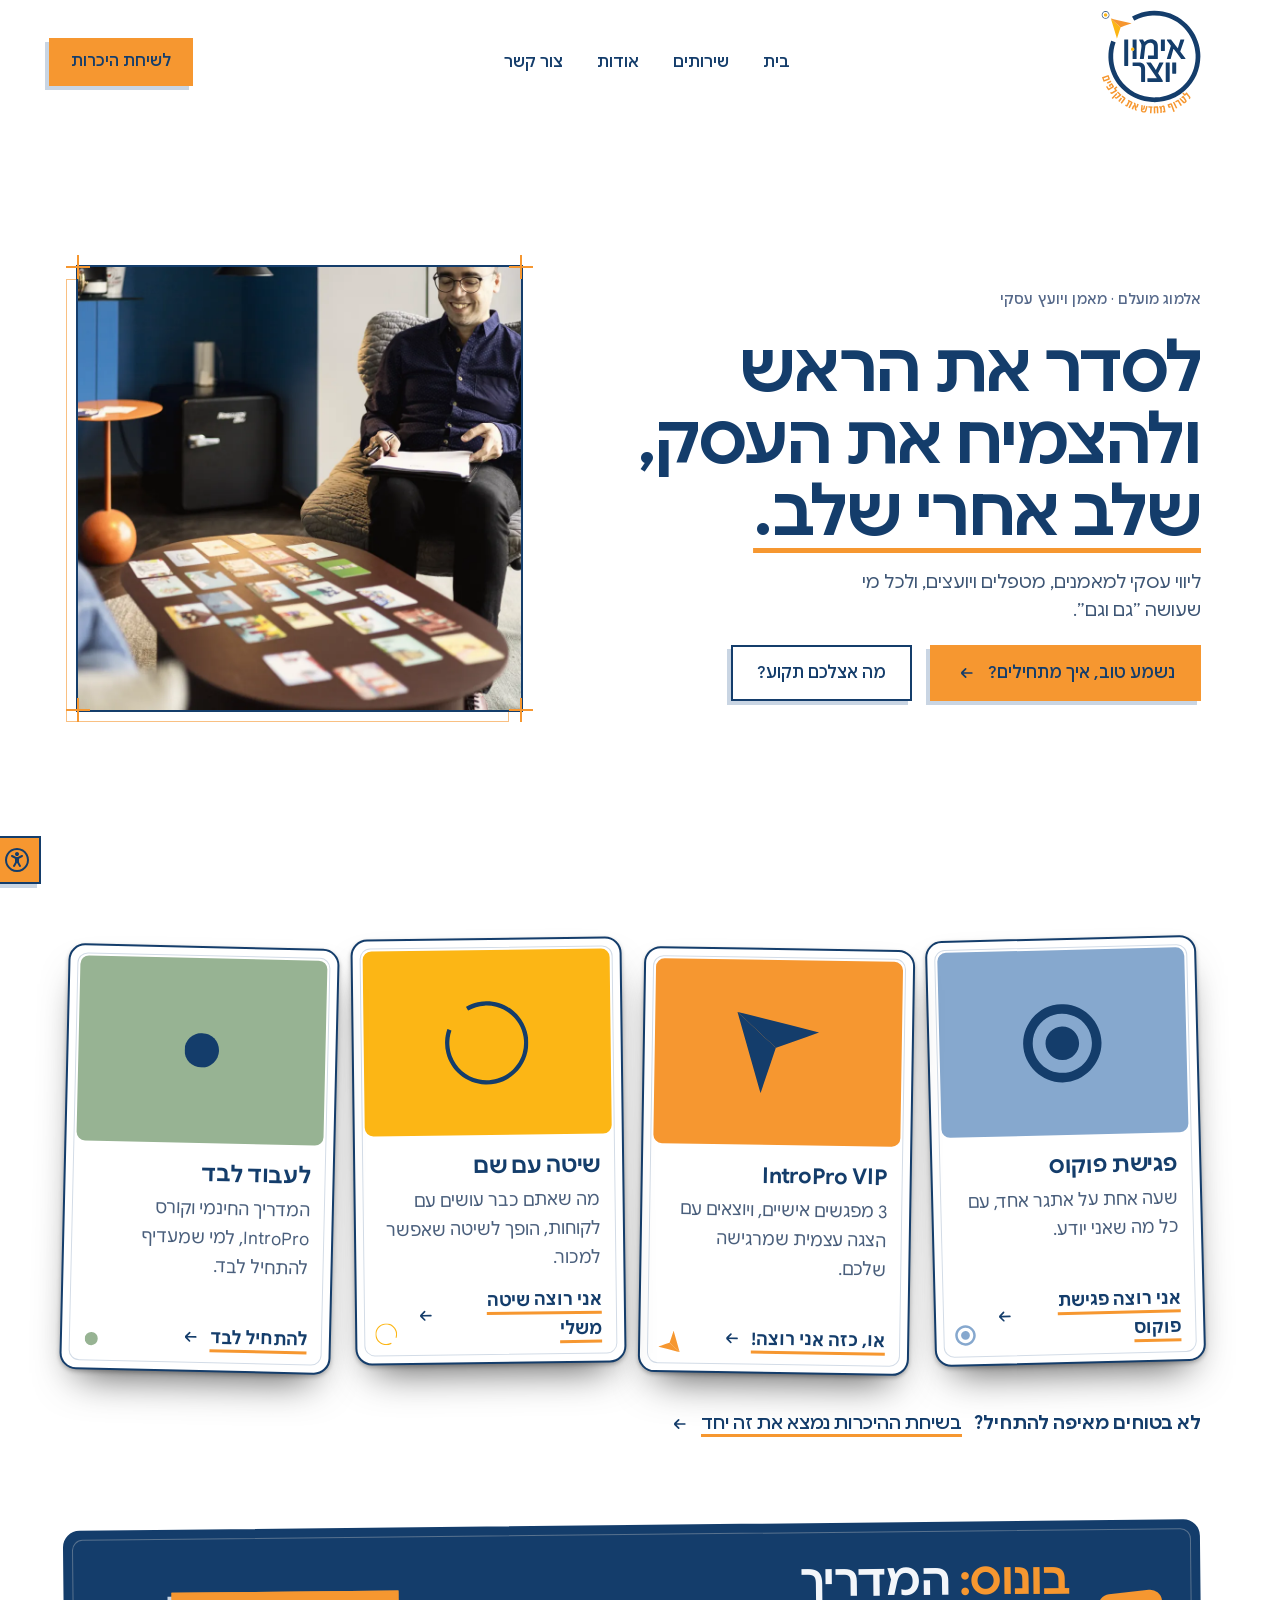
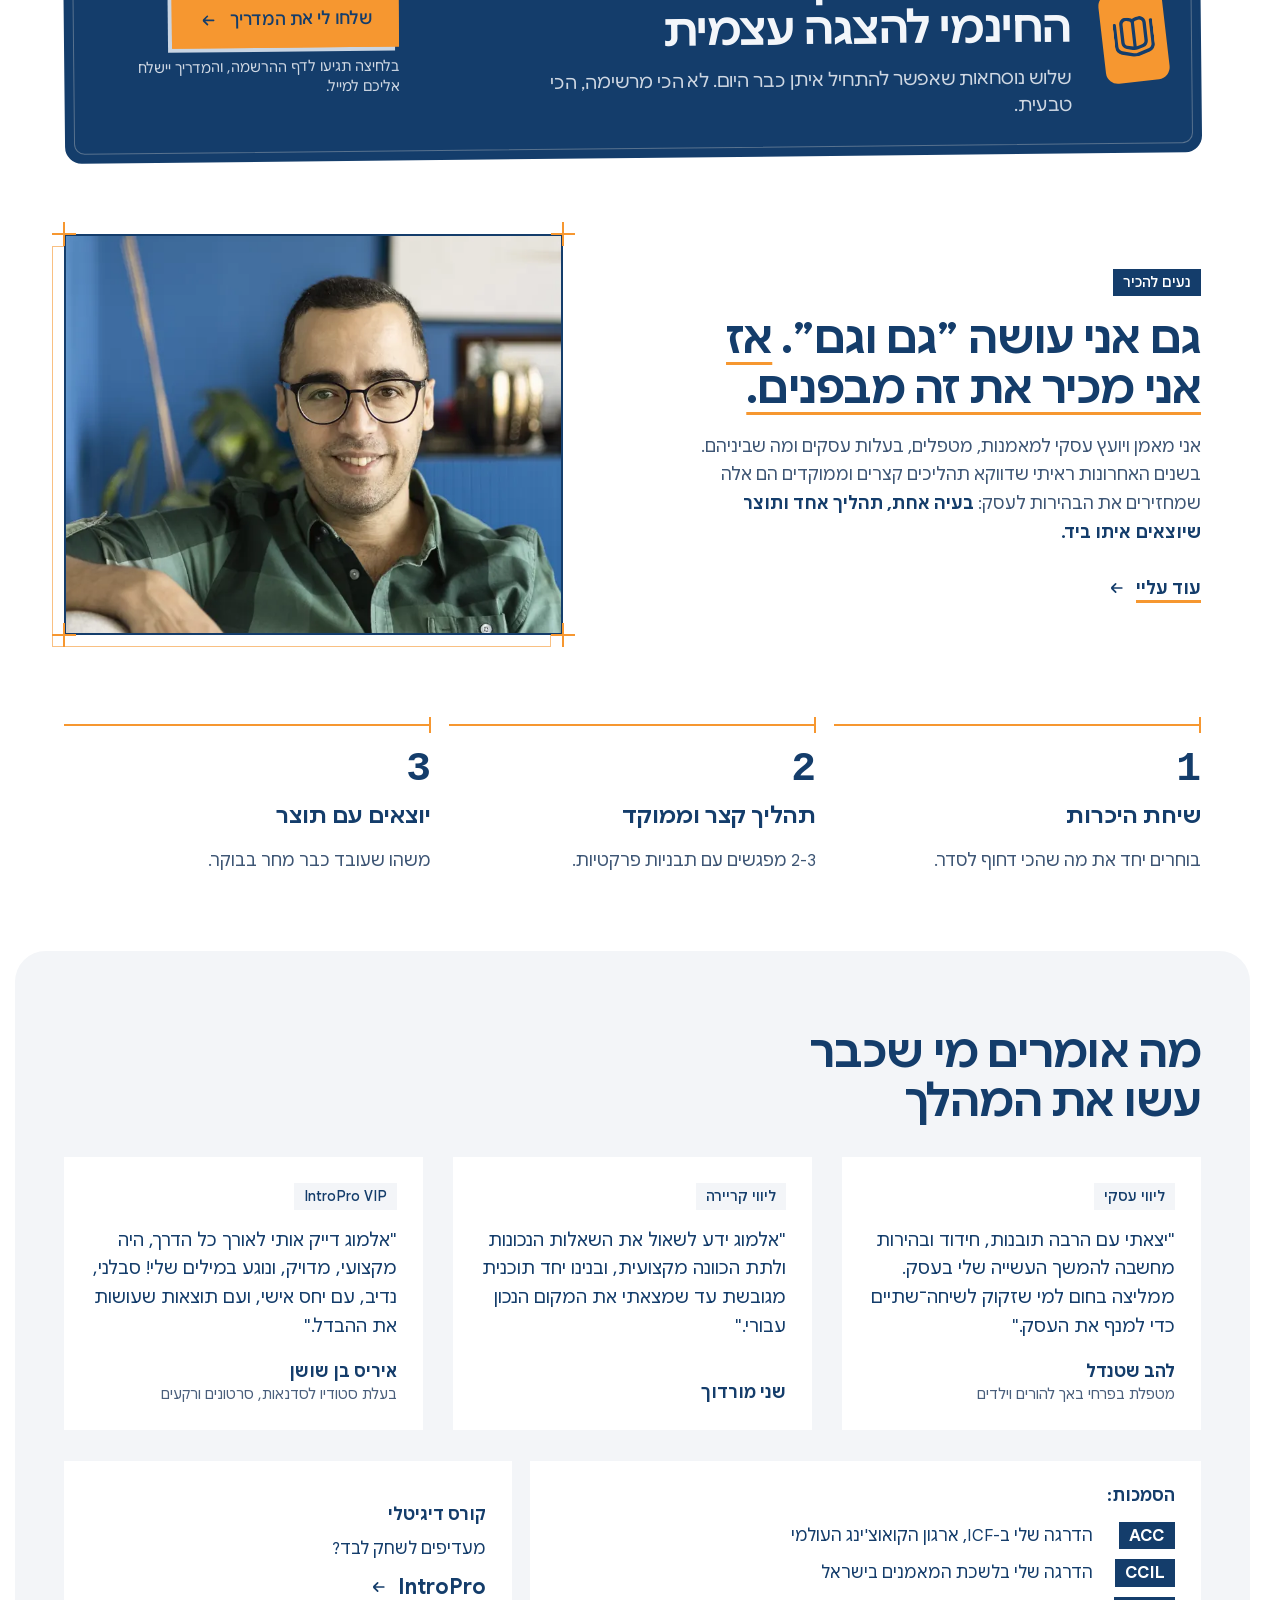
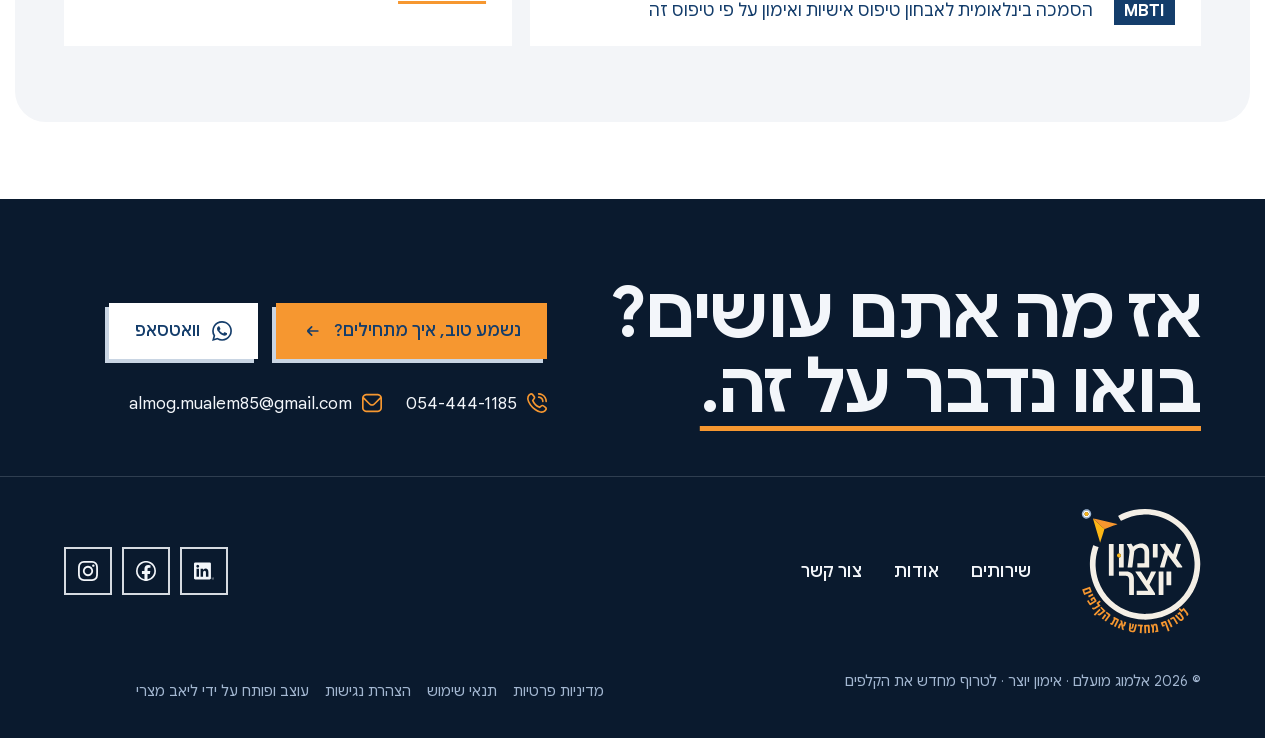
<file: blend/light.html>
<!doctype html>
<html lang="he" dir="rtl">
<head>
<meta charset="utf-8">
<meta name="viewport" content="width=device-width, initial-scale=1">
<meta name="robots" content="noindex, nofollow">
<link rel="icon" href="../assets/brand/logo-full.svg" type="image/svg+xml">
<title>אימון יוצר · אלמוג מועלם · ליווי עסקי למאמנים, מטפלים ויועצים</title>
<meta name="description" content="ליווי עסקי למאמנים, מטפלים ויועצים, ולכל מי שעושה ״גם וגם״. סשנים קצרים וממוקדים של 2-3 מפגשים, ולא תהליכים ארוכים ומתישים.">
<meta name="theme-color" content="#FFFFFF">
<link rel="preload" href="../assets/fonts/google-sans.woff2" as="font" type="font/woff2" crossorigin>
<link rel="preload" as="image" href="../assets/img/session-wide-1200.webp" fetchpriority="high">
<link rel="stylesheet" href="assets/css/site.css?v=202611041336">
<link rel="stylesheet" href="assets/css/light.css?v=202611041336">
<script>if(matchMedia("(prefers-reduced-motion: no-preference)").matches)document.documentElement.classList.add("anim")</script>
</head>
<body>
<!-- icons:start --><svg width="0" height="0" style="position:absolute" aria-hidden="true" focusable="false"><symbol id="i-access" viewBox="0 0 300 300"><path transform="translate(0 300) scale(1 -1)" d="M125 225Q125 235 132.5 242.5Q140 250 150.0 250.0Q160 250 167.5 242.5Q175 235 175.0 225.0Q175 215 167.5 207.5Q160 200 150.0 200.0Q140 200 132.5 207.5Q125 215 125 225ZM300 150Q300 109 280.0 74.5Q260 40 225.5 20.0Q191 0 150.0 0.0Q109 0 74.5 20.0Q40 40 20.0 74.5Q0 109 0.0 150.0Q0 191 20.0 225.5Q40 260 74.5 280.0Q109 300 150.0 300.0Q191 300 225.5 280.0Q260 260 280.0 225.5Q300 191 300 150ZM275 150Q275 184 258.0 212.5Q241 241 212.5 258.0Q184 275 150.0 275.0Q116 275 87.5 258.0Q59 241 42.0 212.5Q25 184 25.0 150.0Q25 116 42.0 87.5Q59 59 87.5 42.0Q116 25 150.0 25.0Q184 25 212.5 42.0Q241 59 258.0 87.5Q275 116 275 150ZM207 211 160 188H140L93 211Q88 213 83.5 211.5Q79 210 76.5 205.5Q74 201 75.5 196.0Q77 191 82 189L125 167V123L102 81Q99 77 100.5 72.0Q102 67 105.5 65.0Q109 63 113 63Q120 63 124 69L148 113H152L177 69Q180 62 187 63Q191 63 194.5 65.0Q198 67 199.5 72.0Q201 77 198 81L175 123V167L218 189Q223 191 224.5 196.0Q226 201 224.0 205.5Q222 210 217.0 211.5Q212 213 207 211Z"/></symbol><symbol id="i-arrow" viewBox="0 0 300 300"><path transform="translate(0 300) scale(1 -1)" d="M238 163H113L154 204Q157 207 157.0 212.5Q157 218 153.5 221.5Q150 225 145.0 225.0Q140 225 136 221L82 168Q75 160 75 150Q75 140 82 132L136 79Q141 74 148.0 75.5Q155 77 157.0 84.0Q159 91 154 96L113 138H238Q243 138 246.5 141.5Q250 145 250.0 150.0Q250 155 246.5 159.0Q243 163 238 163Z"/></symbol><symbol id="i-book" viewBox="0 0 300 300"><path transform="translate(0 300) scale(1 -1)" d="M300 263V87Q300 66 287.5 49.5Q275 33 255 27L171 3Q150 -3 129 3L45 27Q25 33 12.5 49.5Q0 66 0 87V250Q0 258 6.0 261.0Q12 264 18.5 261.0Q25 258 25 250V87Q25 75 32.5 64.5Q40 54 52 51L136 27Q150 23 164 27L248 51Q260 54 267.5 64.5Q275 75 275 87V263Q275 270 281.5 273.0Q288 276 294.0 273.0Q300 270 300 262ZM50 113V250Q50 262 55.0 272.5Q60 283 69.5 290.0Q79 297 90.5 299.0Q102 301 114 298L135 292Q144 290 150 284Q156 290 165 292L186 298Q201 303 216.0 297.5Q231 292 240.5 279.0Q250 266 250 250V113Q250 97 240.0 83.5Q230 70 214 65L171 53Q150 47 129 53L86 65Q70 70 60.0 83.5Q50 97 50 113ZM163 77Q185 83 207 89Q215 92 220.0 98.5Q225 105 225 113V250Q225 262 215.0 269.5Q205 277 193 274L172 268Q168 267 165.0 263.5Q162 260 162 256V77ZM75 113Q75 105 80.0 98.5Q85 92 93 89L138 77V256Q137 260 134.5 263.5Q132 267 128 268L107 274Q95 277 85.0 269.5Q75 262 75 250Z"/></symbol><symbol id="i-close" viewBox="0 0 300 300"><path transform="translate(0 300) scale(1 -1)" d="M225 225Q221 229 216.0 229.0Q211 229 207 225L150 168L93 225Q89 229 84.0 229.0Q79 229 75 225Q71 221 71.0 216.0Q71 211 75 207L132 150L75 93Q71 89 71.0 84.0Q71 79 75 75Q79 71 84.0 71.0Q89 71 93 75L150 132L207 75Q211 71 216.0 71.0Q221 71 225 75Q229 79 229.0 84.0Q229 89 225 93L168 150L225 207Q229 211 229.0 216.0Q229 221 225 225Z"/></symbol><symbol id="i-facebook" viewBox="0 0 300 300"><path transform="translate(0 300) scale(1 -1)" d="M150.0 301.0Q109.0 301.0 74.5 281.0Q40.0 261.0 20.0 226.5Q0.0 192.0 0.0 151.0Q0.0 150.74415588378906 0.0007787435897625983 150.4885711669922C0.0002597116690594703 150.32577514648438 0.0 150.1629180908203 0.0 150.0C0.0 149.8370819091797 0.0002597116690594703 149.67422485351562 0.0007787435897625983 149.5114288330078Q0.0015233985614031553 149.75582885742188 0.0029801928903907537 150.0Q0.24413901567459106 109.578857421875 20.0 75.5Q40.0 41.0 74.5 21.0Q99.09788513183594 6.740357398986816 127.0 2.647585153579712V1.7521942853927612C134.4979705810547 0.5984981656074524 142.17906188964844 0.0 150.0 0.0C157.82093811035156 0.0 165.5020294189453 0.5984981656074524 173.0 1.7521942853927612V2.647585153579712Q200.90211486816406 6.740357398986816 225.5 21.0Q260.0 41.0 280.0 75.5Q299.7555236816406 109.57827758789062 299.99700927734375 149.99871826171875Q299.99847412109375 149.75421142578125 299.99920654296875 149.51129150390625C299.9997253417969 149.67413330078125 300.0 149.8370361328125 300.0 150.0C300.0 150.1629638671875 299.9997253417969 150.32586669921875 299.99920654296875 150.488525390625Q300.0 150.74891662597656 300.0 151.0Q300.0 192.0 280.0 226.5Q260.0 261.0 225.5 281.0Q191.0 301.0 150.0 301.0ZM127.0 28.05915069580078Q106.0810775756836 31.916549682617188 87.5 43.0Q59.0 60.0 42.0 88.5Q25.0 117.0 25.0 151.0Q25.0 185.0 42.0 213.5Q59.0 242.0 87.5 259.0Q116.0 276.0 150.0 276.0Q184.0 276.0 212.5 259.0Q241.0 242.0 258.0 213.5Q275.0 185.0 275.0 151.0Q275.0 117.0 258.0 88.5Q241.0 60.0 212.5 43.0Q193.91891479492188 31.916549682617188 173.0 28.05915069580078V105.0H208.0L215.0 149.0H173.0V177.0Q173.0 187.0 179.0 193.5Q185.0 200.0 198.0 200.0H217.0V237.0L206.0 238.0Q193.0 240.0 183.0 240.0Q157.0 240.0 142.0 224.5Q127.0 209.0 127.0 182.0V149.0H89.0V105.0H127.0V28.05915069580078Z"/></symbol><symbol id="i-instagram" viewBox="0 0 300 300"><path transform="translate(0 300) scale(1 -1)" d="M150 273Q192 273 211 272Q241 271 256.0 256.0Q271 241 272 211Q273 192 273.0 150.0Q273 108 272 89Q271 59 256.0 44.0Q241 29 211 28Q192 27 150.0 27.0Q108 27 89 28Q59 29 44.0 44.0Q29 59 28 89Q27 108 27.0 150.0Q27 192 28 211Q29 241 44.0 256.0Q59 271 89 272Q108 273 150 273ZM150 300Q108 300 88 299Q48 297 25.5 274.5Q3 252 1 212Q0 192 0.0 150.0Q0 108 1 88Q3 48 25.5 25.5Q48 3 88 1Q108 0 150.0 0.0Q192 0 212 1Q252 3 274.5 25.5Q297 48 299 88Q300 108 300.0 150.0Q300 192 299 212Q297 252 274.5 274.5Q252 297 212 299Q192 300 150 300ZM150 227Q129 227 111.5 216.5Q94 206 83.5 188.5Q73 171 73.0 150.0Q73 129 83.5 111.5Q94 94 111.5 83.5Q129 73 150.0 73.0Q171 73 188.5 83.5Q206 94 216.5 111.5Q227 129 227.0 150.0Q227 171 216.5 188.5Q206 206 188.5 216.5Q171 227 150 227ZM150 100Q129 100 114.5 114.5Q100 129 100.0 150.0Q100 171 114.5 185.5Q129 200 150.0 200.0Q171 200 185.5 185.5Q200 171 200.0 150.0Q200 129 185.5 114.5Q171 100 150 100ZM212 230Q212 223 217.5 217.5Q223 212 230.5 212.0Q238 212 243.0 217.5Q248 223 248.0 230.5Q248 238 243.0 243.0Q238 248 230.5 248.0Q223 248 217.5 243.0Q212 238 212 230Z"/></symbol><symbol id="i-linkedin" viewBox="0 0 300 300"><path transform="translate(0 300) scale(1 -1)" d="M288 30H290L285 38Q290 38 290 43Q290 49 284 49H276V30H279V38H282ZM282 40H279V47H283Q287 47 287.0 43.5Q287 40 282 40ZM216 62H179V120Q179 135 176 142Q172 153 159.0 153.0Q146 153 140 143Q136 136 136 121V62H99V183H135V166Q141 176 150.5 181.0Q160 186 171 186Q197 186 208 169Q216 156 216 128ZM56 199Q47 199 41.0 205.5Q35 212 35.0 221.0Q35 230 41.0 236.5Q47 243 56.0 243.0Q65 243 71.5 236.5Q78 230 78.0 221.0Q78 212 71.5 205.5Q65 199 56 199ZM75 62H38V183H75ZM235 278H19Q11 278 5.5 272.5Q0 267 0 259V42Q0 35 5.5 29.5Q11 24 19 24H235Q243 24 248.5 29.5Q254 35 254 42V259Q254 267 248.5 272.5Q243 278 235 278ZM283 57Q275 57 270.0 52.0Q265 47 265.0 39.5Q265 32 270.5 27.0Q276 22 283.0 22.0Q290 22 295.0 27.5Q300 33 300.0 40.0Q300 47 295.0 52.0Q290 57 283 57ZM283 24Q277 24 272.0 28.5Q267 33 267.0 39.0Q267 45 271.5 49.5Q276 54 282.0 54.5Q288 55 292.5 50.5Q297 46 297 40V39Q298 33 293.5 28.5Q289 24 283 24Z"/></symbol><symbol id="i-mail" viewBox="0 0 300 300"><path transform="translate(0 300) scale(1 -1)" d="M238 288H63Q46 287 31.5 279.0Q17 271 8.5 256.5Q0 242 0 225V75Q0 58 8.5 43.5Q17 29 31.5 21.0Q46 13 62 12H238Q254 13 268.5 21.0Q283 29 291.5 43.5Q300 58 300 75V225Q300 242 291.5 256.5Q283 271 268.5 279.0Q254 287 238 288ZM63 263H238Q249 262 258.5 256.0Q268 250 272 239L177 143Q166 132 150.0 132.0Q134 132 123 143L28 239Q32 250 41.5 256.0Q51 262 62 262ZM238 38H63Q47 38 36.0 48.5Q25 59 25 75V206L106 126Q118 114 134.0 109.5Q150 105 166.0 109.5Q182 114 194 126L275 206V75Q275 59 264.0 48.5Q253 38 237 38Z"/></symbol><symbol id="i-phone" viewBox="0 0 300 300"><path transform="translate(0 300) scale(1 -1)" d="M163 288Q163 293 166.5 296.5Q170 300 175 300Q209 300 237.5 283.0Q266 266 283.0 237.5Q300 209 300 175Q300 170 296.5 166.0Q293 162 287.5 162.5Q282 163 278.5 166.5Q275 170 275 175Q275 202 261.5 225.0Q248 248 225.0 261.5Q202 275 175 275Q170 275 166.5 278.5Q163 282 163 287ZM175 225Q196 225 210.5 210.5Q225 196 225 175Q225 170 228.5 166.0Q232 162 237.5 162.5Q243 163 246.5 166.5Q250 170 250 175Q250 195 240.0 212.5Q230 230 212.5 240.0Q195 250 175 250Q170 250 166.5 246.5Q163 243 163.0 237.5Q163 232 166.5 228.5Q170 225 175 225ZM289 91Q300 79 300.0 63.0Q300 47 289 36L277 23Q248 -5 202 2Q161 8 116 40Q72 71 41 115Q8 160 2 201Q-5 247 22 277L37 289Q48 300 64.0 300.0Q80 300 91 289L114 258Q125 247 125.0 231.5Q125 216 114 205L100 186Q112 157 134.5 134.5Q157 112 186 100L205 114Q216 125 231.5 125.0Q247 125 258 114ZM271 73Q256 84 241 96Q237 100 231.5 100.0Q226 100 222 96L196 76Q191 71 184 74Q146 88 117.0 117.0Q88 146 74 184Q71 191 76 196L96 222Q100 226 100.0 231.5Q100 237 96 241L73 271Q69 275 63.5 275.0Q58 275 54 271L39 258Q19 234 28 196Q36 162 65 125Q92 89 129.5 62.0Q167 35 201 28Q238 20 259 40L270 53Q275 57 275.0 62.5Q275 68 271 73Z"/></symbol><symbol id="i-whatsapp" viewBox="0 0 300 300"><path transform="translate(0 300) scale(1 -1)" d="M256 256Q235 277 207.5 288.5Q180 300 151 300Q110 300 76.0 280.0Q42 260 22.0 226.0Q2 192 2.0 151.5Q2 111 22 77L1 0L80 21Q113 3 151 3Q191 3 225.0 23.0Q259 43 279.0 77.0Q299 111 299 151Q299 181 288.0 208.0Q277 235 256 256ZM151 28Q117 28 88 45L83 48L36 35L49 81L46 86Q27 116 27.0 150.5Q27 185 43.5 213.5Q60 242 88.5 258.5Q117 275 151 275Q175 275 198.0 265.5Q221 256 238.5 238.5Q256 221 265.0 198.5Q274 176 274 151Q274 118 257.5 89.5Q241 61 212.5 44.5Q184 28 151 28ZM218 120Q198 131 194.0 132.0Q190 133 188.0 133.0Q186 133 185 130Q181 126 173 116Q170 112 165 115L162 116Q147 123 135.0 133.5Q123 144 114 159Q113 162 113.5 163.5Q114 165 116 167L121 173Q123 175 125 178V179Q127 182 125 186L113 214Q112 218 110.0 219.0Q108 220 106 220H98Q92 220 88 215H87Q82 209 80 204Q75 195 75.0 184.0Q75 173 82 159Q85 152 90 146L91 145Q100 132 111 121Q132 99 154 90Q163 86 174.0 82.5Q185 79 198 81Q204 81 212.5 86.5Q221 92 223.0 98.0Q225 104 225.5 109.0Q226 114 225.5 115.5Q225 117 220 119Z"/></symbol><symbol id="s-dot" viewBox="0 0 100 100"><circle cx="50" cy="50" r="50"/></symbol><symbol id="s-plane" viewBox="472.77 391.74 354.06 348.67"><path fill-rule="nonzero" d="M641.23 546.07 C639.41 540.92 634.84 538.09 631.17 534.63 C622.59 526.58 613.60 518.96 604.87 511.06 C586.66 494.58 568.49 478.07 550.35 461.51 C540.91 452.89 531.66 444.07 522.20 435.47 C509.43 423.87 496.53 412.42 483.74 400.85 C482.03 399.30 480.60 397.45 479.04 395.74 C493.77 399.09 508.52 402.36 523.23 405.82 C621.89 429.07 720.54 452.36 819.20 475.64 C820.44 475.93 821.94 475.69 822.83 477.45 C805.52 483.88 788.25 490.31 770.98 496.71 C729.36 512.13 687.75 527.53 646.13 542.95 C644.28 543.64 642.34 544.20 641.23 546.07"/><path fill-rule="nonzero" d="M641.23 546.07 C635.14 565.35 629.12 584.64 622.96 603.89 C609.32 646.51 595.62 689.11 581.93 731.72 C581.54 732.93 581.04 734.11 580.16 736.40 C577.31 727.12 574.71 718.81 572.21 710.47 C541.34 607.79 510.47 505.11 479.71 402.39 C479.10 400.35 476.77 398.18 479.04 395.74 C480.60 397.45 482.03 399.30 483.74 400.85 C496.53 412.42 509.43 423.87 522.20 435.47 C531.66 444.07 540.91 452.89 550.35 461.51 C568.49 478.07 586.66 494.58 604.87 511.06 C613.60 518.96 622.59 526.58 631.17 534.63 C634.84 538.09 639.41 540.92 641.23 546.07"/></symbol><symbol id="s-plane-bottom" viewBox="472.77 391.74 354.06 348.67"><path fill-rule="nonzero" d="M641.23 546.07 C635.14 565.35 629.12 584.64 622.96 603.89 C609.32 646.51 595.62 689.11 581.93 731.72 C581.54 732.93 581.04 734.11 580.16 736.40 C577.31 727.12 574.71 718.81 572.21 710.47 C541.34 607.79 510.47 505.11 479.71 402.39 C479.10 400.35 476.77 398.18 479.04 395.74 C480.60 397.45 482.03 399.30 483.74 400.85 C496.53 412.42 509.43 423.87 522.20 435.47 C531.66 444.07 540.91 452.89 550.35 461.51 C568.49 478.07 586.66 494.58 604.87 511.06 C613.60 518.96 622.59 526.58 631.17 534.63 C634.84 538.09 639.41 540.92 641.23 546.07"/></symbol><symbol id="s-plane-top" viewBox="472.77 391.74 354.06 348.67"><path fill-rule="nonzero" d="M641.23 546.07 C639.41 540.92 634.84 538.09 631.17 534.63 C622.59 526.58 613.60 518.96 604.87 511.06 C586.66 494.58 568.49 478.07 550.35 461.51 C540.91 452.89 531.66 444.07 522.20 435.47 C509.43 423.87 496.53 412.42 483.74 400.85 C482.03 399.30 480.60 397.45 479.04 395.74 C493.77 399.09 508.52 402.36 523.23 405.82 C621.89 429.07 720.54 452.36 819.20 475.64 C820.44 475.93 821.94 475.69 822.83 477.45 C805.52 483.88 788.25 490.31 770.98 496.71 C729.36 512.13 687.75 527.53 646.13 542.95 C644.28 543.64 642.34 544.20 641.23 546.07"/></symbol><symbol id="s-ring" viewBox="428.83 257.79 1564.01 1563.47"><path fill-rule="nonzero" d="M1988.83 1039.50 C1984.05 1268.78 1899.09 1462.41 1728.93 1617.05 C1628.55 1708.27 1510.80 1767.14 1378.37 1796.36 C1310.68 1811.29 1242.09 1817.26 1172.86 1813.38 C996.75 1803.51 840.96 1741.70 707.00 1627.02 C581.18 1519.31 498.61 1384.21 458.54 1223.46 C439.67 1147.79 432.83 1070.86 437.32 993.01 C441.63 918.45 456.39 845.98 481.73 775.68 C483.03 772.09 484.16 771.22 487.94 772.65 C510.03 780.97 532.17 789.14 554.42 796.99 C558.85 798.56 557.92 800.59 556.81 803.62 C541.78 844.84 531.04 887.19 524.32 930.51 C517.18 976.56 514.63 1022.89 516.82 1069.49 C520.01 1137.61 532.60 1203.87 555.03 1268.26 C632.34 1490.15 819.37 1659.54 1047.91 1714.84 C1114.10 1730.85 1181.17 1737.13 1249.13 1733.44 C1543.42 1717.47 1794.34 1520.07 1879.44 1237.59 C1902.27 1161.79 1911.54 1084.24 1907.67 1005.22 C1892.85 702.84 1686.77 446.40 1394.53 366.42 C1323.76 347.06 1251.66 339.35 1178.44 343.09 C1071.41 348.56 970.67 376.71 876.67 428.39 C873.41 430.18 871.93 430.21 869.97 426.65 C858.62 405.94 847.03 385.35 835.38 364.81 C833.76 361.95 833.70 360.57 836.92 358.80 C904.86 321.43 976.76 294.77 1052.64 278.88 C1106.28 267.64 1160.54 261.79 1215.34 262.36 C1406.41 264.35 1575.08 327.25 1719.90 451.70 C1839.60 554.56 1919.64 683.21 1961.45 835.46 C1973.37 878.87 1981.06 923.09 1985.13 967.95 C1987.28 991.70 1988.21 1015.49 1988.83 1039.50"/></symbol><symbol id="s-target" viewBox="318.49 262.31 140.08 141.13"><path fill-rule="nonzero" d="M338.74 333.18 C338.57 360.75 360.64 382.90 388.42 383.04 C416.03 383.17 438.17 361.10 438.27 333.36 C438.37 305.71 416.41 283.67 388.60 283.50 C361.06 283.32 338.91 305.39 338.74 333.18 M388.75 267.69 C422.70 266.31 454.57 296.45 454.42 333.76 C454.28 367.76 425.13 399.44 387.77 399.16 C354.04 398.91 322.49 369.93 322.63 332.78 C322.76 298.77 351.97 266.36 388.75 267.69"/><path fill-rule="nonzero" d="M360.25 333.42 C360.17 318.04 373.06 305.07 388.49 305.01 C403.81 304.95 416.79 317.97 416.76 333.37 C416.72 348.57 404.11 361.25 388.78 361.52 C373.53 361.79 360.33 348.79 360.25 333.42"/></symbol></svg><!-- icons:end -->

<a class="skip" href="#main">דלגו לתוכן</a>

<header class="hd" id="hd">
  <a class="hlogo" href="#top" aria-label="אימון יוצר, לראש העמוד"><img src="../assets/brand/logo-full.svg" alt="" width="100" height="105"></a>
  <nav class="hnav" aria-label="ראשי">
    <a href="#top">בית</a>
    <a href="#services">שירותים</a>
    <a href="#about">אודות</a>
    <a href="#contact">צור קשר</a>
  </nav>
  <a class="btn primary hcta" href="#contact">לשיחת היכרות</a>
  <button class="burger" type="button" aria-label="פתיחת תפריט" aria-expanded="false" aria-controls="md"><i></i><i></i><i></i></button>
</header>

<div class="md" id="md" hidden>
  <nav class="md-panel" aria-label="ניווט ראשי">
    <ul class="md-list">
      <li><a href="#top">בית</a></li>
      <li><a href="#services">שירותים</a></li>
      <li><a href="#about">אודות</a></li>
      <li><a href="#contact">צור קשר</a></li>
    </ul>
    <div class="md-moves">
      <a class="s-focus" href="#m1"><span class="sym" aria-hidden="true"><svg focusable="false"><use href="#s-target"/></svg></span>פגישת פוקוס</a>
      <a class="s-vip" href="#m2"><span class="sym" aria-hidden="true"><svg focusable="false"><use href="#s-plane"/></svg></span>IntroPro VIP</a>
      <a class="s-method" href="#m3"><span class="sym" aria-hidden="true"><svg focusable="false"><use href="#s-ring"/></svg></span>שיטה עם שם</a>
      <a class="s-self" href="#m4"><span class="sym" aria-hidden="true"><svg focusable="false"><use href="#s-dot"/></svg></span>לעבוד לבד</a>
    </div>
    <a class="btn primary" href="#contact">לשיחת היכרות</a>
  </nav>
</div>

<main id="main" tabindex="-1">

  <!-- 1. פתיחה -->
  <section class="hero grid" id="top" aria-labelledby="hero-h">
    <div class="hero-txt">
      <p class="kicker rv">אלמוג מועלם · מאמן ויועץ עסקי</p>
      <h1 class="rv" id="hero-h">לסדר את הראש ולהצמיח את העסק, <mark>שלב אחרי שלב.</mark></h1>
      <p class="lead rv">ליווי עסקי למאמנים, מטפלים ויועצים, ולכל מי שעושה ״גם וגם״.</p>
      <div class="ctas rv">
        <a class="btn primary" href="#contact">נשמע טוב, איך מתחילים? <svg class="ic ar" aria-hidden="true" focusable="false"><use href="#i-arrow"/></svg></a>
        <a class="btn line" href="#services">מה אצלכם תקוע?</a>
      </div>
    </div>
    <div class="hero-vis rv">
      <figure class="print reg">
        <picture>
          <source type="image/webp" srcset="../assets/img/session-wide-760.webp 760w, ../assets/img/session-wide-1200.webp 1200w, ../assets/img/session-wide-2000.webp 2000w" sizes="(max-width: 1023px) 100vw, 46vw">
          <img src="../assets/img/session-wide-2000.jpg" alt="אלמוג מועלם באמצע מפגש אימון, מחברת ביד וקלפים על השולחן" width="2000" height="1600" fetchpriority="high" decoding="async">
        </picture>
      </figure>
    </div>
  </section>

  <!-- 2. ארבעת המהלכים: הקלפים מהחפיסה, מונחים על הרשת -->
  <section class="moves grid" id="services" data-axis="start" aria-labelledby="moves-h">
    <h2 class="sr" id="moves-h">ארבעת המהלכים</h2>
    <ol class="deal">
      <li class="mcard s-focus rv" id="m1">
        <span class="m-art" aria-hidden="true"><svg focusable="false"><use href="#s-target"/></svg></span>
        <div class="m-txt"><h3>פגישת פוקוס</h3><p>שעה אחת על אתגר אחד, עם כל מה שאני יודע.</p></div>
        <a class="go" href="services/focus/">אני רוצה פגישת פוקוס <svg class="ic ar" aria-hidden="true" focusable="false"><use href="#i-arrow"/></svg></a>
        <span class="pip" aria-hidden="true"><svg focusable="false"><use href="#s-target"/></svg></span>
      </li>
      <li class="mcard s-vip rv" id="m2">
        <span class="m-art" aria-hidden="true"><svg focusable="false"><use href="#s-plane"/></svg></span>
        <div class="m-txt"><h3>IntroPro VIP</h3><p>3 מפגשים אישיים, ויוצאים עם הצגה עצמית שמרגישה שלכם.</p></div>
        <a class="go" href="services/intropro-vip/">או, כזה אני רוצה! <svg class="ic ar" aria-hidden="true" focusable="false"><use href="#i-arrow"/></svg></a>
        <span class="pip" aria-hidden="true"><svg focusable="false"><use href="#s-plane"/></svg></span>
      </li>
      <li class="mcard s-method rv" id="m3">
        <span class="m-art" aria-hidden="true"><svg focusable="false"><use href="#s-ring"/></svg></span>
        <div class="m-txt"><h3>שיטה עם שם</h3><p>מה שאתם כבר עושים עם לקוחות, הופך לשיטה שאפשר למכור.</p></div>
        <a class="go" href="services/method/">אני רוצה שיטה משלי <svg class="ic ar" aria-hidden="true" focusable="false"><use href="#i-arrow"/></svg></a>
        <span class="pip" aria-hidden="true"><svg focusable="false"><use href="#s-ring"/></svg></span>
      </li>
      <li class="mcard s-self rv" id="m4">
        <span class="m-art" aria-hidden="true"><svg class="dot" focusable="false"><use href="#s-dot"/></svg></span>
        <div class="m-txt"><h3>לעבוד לבד</h3><p>המדריך החינמי וקורס IntroPro, למי שמעדיף להתחיל לבד.</p></div>
        <a class="go" href="services/self-study/">להתחיל לבד <svg class="ic ar" aria-hidden="true" focusable="false"><use href="#i-arrow"/></svg></a>
        <span class="pip" aria-hidden="true"><svg class="dot" focusable="false"><use href="#s-dot"/></svg></span>
      </li>
    </ol>
    <p class="moves-foot rv"><a href="#contact"><span>לא בטוחים מאיפה להתחיל?</span> <strong>בשיחת ההיכרות נמצא את זה יחד</strong> <svg class="ic ar" aria-hidden="true" focusable="false"><use href="#i-arrow"/></svg></a></p>
  </section>

  <!-- 3. בונוס: כרטיס המדריך מהחפיסה -->
  <section class="bonus" id="guide" data-axis="start" aria-labelledby="guide-h">
    <div class="bonus-card rv">
      <span class="b-ic" aria-hidden="true"><svg class="ic" focusable="false"><use href="#i-book"/></svg></span>
      <div class="bonus-txt">
        <h2 id="guide-h"><span class="tag">בונוס:</span> המדריך החינמי להצגה עצמית</h2>
        <p>שלוש נוסחאות שאפשר להתחיל איתן כבר היום. לא הכי מרשימה, הכי טבעית.</p>
      </div>
      <div class="bonus-act">
        <a class="btn primary" href="guide/">שלחו לי את המדריך <svg class="ic ar" aria-hidden="true" focusable="false"><use href="#i-arrow"/></svg></a>
        <p class="note">בלחיצה תגיעו לדף ההרשמה, והמדריך יישלח אליכם למייל.</p>
      </div>
    </div>
  </section>

  <!-- 4. נעים להכיר -->
  <section class="about grid" id="about" data-axis="start" aria-labelledby="about-h">
    <div class="about-txt">
      <p class="label rv">נעים להכיר</p>
      <h2 class="rv" id="about-h">גם אני עושה ״גם וגם״. <mark>אז אני מכיר את זה מבפנים.</mark></h2>
      <p class="rv">אני מאמן ויועץ עסקי למאמנות, מטפלים, בעלות עסקים ומה שביניהם. בשנים האחרונות ראיתי שדווקא תהליכים קצרים וממוקדים הם אלה שמחזירים את הבהירות לעסק: <strong>בעיה אחת, תהליך אחד ותוצר שיוצאים איתו ביד.</strong></p>
      <a class="go rv" href="about/">עוד עליי <svg class="ic ar" aria-hidden="true" focusable="false"><use href="#i-arrow"/></svg></a>
    </div>
    <figure class="about-ph reg rv">
      <div class="frame"><img src="../assets/img/portrait-green-1400.webp" srcset="../assets/img/portrait-green-800.webp 800w, ../assets/img/portrait-green-1400.webp 1400w" sizes="(max-width: 1023px) 100vw, 40vw" alt="אלמוג מועלם בחולצה ירוקה, מחייך, מול קיר כחול" width="1400" height="1120" loading="lazy" decoding="async"></div>
    </figure>
  </section>

  <!-- 5. שלבים -->
  <section class="steps grid" data-axis="start" aria-label="שלבים">
    <ol class="step-row io">
      <li class="step rv"><span class="sn">1</span><h3>שיחת היכרות</h3><p>בוחרים יחד את מה שהכי דחוף לסדר.</p></li>
      <li class="step rv"><span class="sn">2</span><h3>תהליך קצר וממוקד</h3><p>2-3 מפגשים עם תבניות פרקטיות.</p></li>
      <li class="step rv"><span class="sn">3</span><h3>יוצאים עם תוצר</h3><p>משהו שעובד כבר מחר בבוקר.</p></li>
    </ol>
  </section>

  <!-- 6-8. דף לבן: המלצות, הסמכות וקורס, בשפת המגזין -->
  <div class="sheet">
  <section class="quotes" data-axis="start" aria-labelledby="q-h">
    <h2 class="rv" id="q-h">מה אומרים מי שכבר עשו את המהלך</h2>
    <div class="q-grid">
      <figure class="q rv">
        <span class="q-tag">ליווי עסקי</span>
        <blockquote>"יצאתי עם הרבה תובנות, חידוד ובהירות מחשבה להמשך העשייה שלי בעסק. ממליצה בחום למי שזקוק לשיחה־שתיים כדי למנף את העסק."</blockquote>
        <figcaption><strong>להב שטנדל</strong>מטפלת בפרחי באך להורים וילדים</figcaption>
      </figure>
      <figure class="q rv">
        <span class="q-tag">ליווי קריירה</span>
        <blockquote>"אלמוג ידע לשאול את השאלות הנכונות ולתת הכוונה מקצועית, ובנינו יחד תוכנית מגובשת עד שמצאתי את המקום הנכון עבורי."</blockquote>
        <figcaption><strong>שני מורדוך</strong></figcaption>
      </figure>
      <figure class="q rv">
        <span class="q-tag">IntroPro VIP</span>
        <blockquote>"אלמוג דייק אותי לאורך כל הדרך, היה מקצועי, מדויק, ונוגע במילים שלי! סבלני, נדיב, עם יחס אישי, ועם תוצאות שעושות את ההבדל."</blockquote>
        <figcaption><strong>איריס בן שושן</strong>בעלת סטודיו לסדנאות, סרטונים ורקעים</figcaption>
      </figure>
    </div>
  </section>

  <!-- 7. הסמכות · 8. קורס -->
  <section class="strip" aria-label="הסמכות וקורס">
    <div class="certs rv">
      <span class="k">הסמכות:</span>
      <ul class="cert-list">
        <li><span class="ct lat">ACC</span> <span>הדרגה שלי ב-ICF, ארגון הקואוצ'ינג העולמי</span></li>
        <li><span class="ct lat">CCIL</span> <span>הדרגה שלי בלשכת המאמנים בישראל</span></li>
        <li><span class="ct lat">MBTI</span> <span>הסמכה בינלאומית לאבחון טיפוס אישיות ואימון על פי טיפוס זה</span></li>
      </ul>
    </div>
    <a class="course rv" href="services/self-study/"><span class="k">קורס דיגיטלי</span> <span>מעדיפים לשחק לבד?</span> <strong>IntroPro</strong> <svg class="ic ar" aria-hidden="true" focusable="false"><use href="#i-arrow"/></svg></a>
  </section>
  </div>

</main>

<!-- 9. סיום -->
<footer class="ft grid" id="contact">
  <div class="closing">
    <h2 class="rv">אז מה אתם עושים?<br> <mark>בואו נדבר על זה.</mark></h2>
    <div class="closing-act rv">
      <div class="ctas">
        <a class="btn primary" href="contact/">נשמע טוב, איך מתחילים? <svg class="ic ar" aria-hidden="true" focusable="false"><use href="#i-arrow"/></svg></a>
        <a class="btn paper" href="https://wa.me/972544441185?text=%D7%94%D7%99%D7%99%20%D7%90%D7%9C%D7%9E%D7%95%D7%92%2C%20%D7%94%D7%92%D7%A2%D7%AA%D7%99%20%D7%9E%D7%94%D7%90%D7%AA%D7%A8%20%D7%95%D7%90%D7%A9%D7%9E%D7%97%20%D7%9C%D7%A9%D7%99%D7%97%D7%AA%20%D7%94%D7%99%D7%9B%D7%A8%D7%95%D7%AA." target="_blank" rel="noopener"><svg class="ic" aria-hidden="true" focusable="false"><use href="#i-whatsapp"/></svg>וואטסאפ<span class="sr"> (נפתח בחלון חדש)</span></a>
      </div>
      <p class="direct">
        <a href="tel:+972544441185"><svg class="ic" aria-hidden="true" focusable="false"><use href="#i-phone"/></svg><span dir="ltr" class="lat">054-444-1185</span></a>
        <a href="mailto:almog.mualem85@gmail.com"><svg class="ic" aria-hidden="true" focusable="false"><use href="#i-mail"/></svg>almog.mualem85@gmail.com</a>
      </p>
    </div>
  </div>

  <div class="ft-bar">
    <a class="ft-logo rv" href="#top" aria-label="אימון יוצר, לראש העמוד"><img src="../assets/brand/logo-light.svg" alt="" width="150" height="157" loading="lazy"></a>
    <nav class="ft-nav" aria-label="קישורים בתחתית">
      <a href="#services">שירותים</a>
      <a href="#about">אודות</a>
      <a href="#contact">צור קשר</a>
    </nav>
    <div class="social">
      <a href="https://www.linkedin.com/in/almog-mualem/" target="_blank" rel="noopener" aria-label="לינקדאין (נפתח בחלון חדש)"><svg class="ic" aria-hidden="true" focusable="false"><use href="#i-linkedin"/></svg></a>
      <a href="https://www.facebook.com/mualem.almog85" target="_blank" rel="noopener" aria-label="פייסבוק (נפתח בחלון חדש)"><svg class="ic" aria-hidden="true" focusable="false"><use href="#i-facebook"/></svg></a>
      <a href="https://www.instagram.com/almog.mualem/" target="_blank" rel="noopener" aria-label="אינסטגרם (נפתח בחלון חדש)"><svg class="ic" aria-hidden="true" focusable="false"><use href="#i-instagram"/></svg></a>
    </div>
    <div class="ft-fine">
      <p>© <span data-year>2026</span> אלמוג מועלם · אימון יוצר · לטרוף מחדש את הקלפים</p>
      <nav aria-label="מידע משפטי">
        <a href="privacy/">מדיניות פרטיות</a>
        <a href="terms/">תנאי שימוש</a>
        <a href="accessibility/">הצהרת נגישות</a>
        <a href="https://liavmatzri.co.il" target="_blank" rel="noopener">עוצב ופותח על ידי ליאב מצרי<span class="sr"> (נפתח בחלון חדש)</span></a>
      </nav>
    </div>
  </div>
</footer>

<a class="fab fab-a11y" href="accessibility/" aria-label="התאמות תצוגה"><svg class="ic" aria-hidden="true" focusable="false"><use href="#i-access"/></svg></a>

<script src="assets/js/site.js?v=202611041336" defer></script>
<script src="assets/js/sketch-links.js?v=202611041336" defer></script>
<script src="../assets/js/a11y.js?v=202611041336" defer></script>
<script src="https://crm.liavmatzri.co.il/review.js" defer></script>
</body>
</html>
</file>
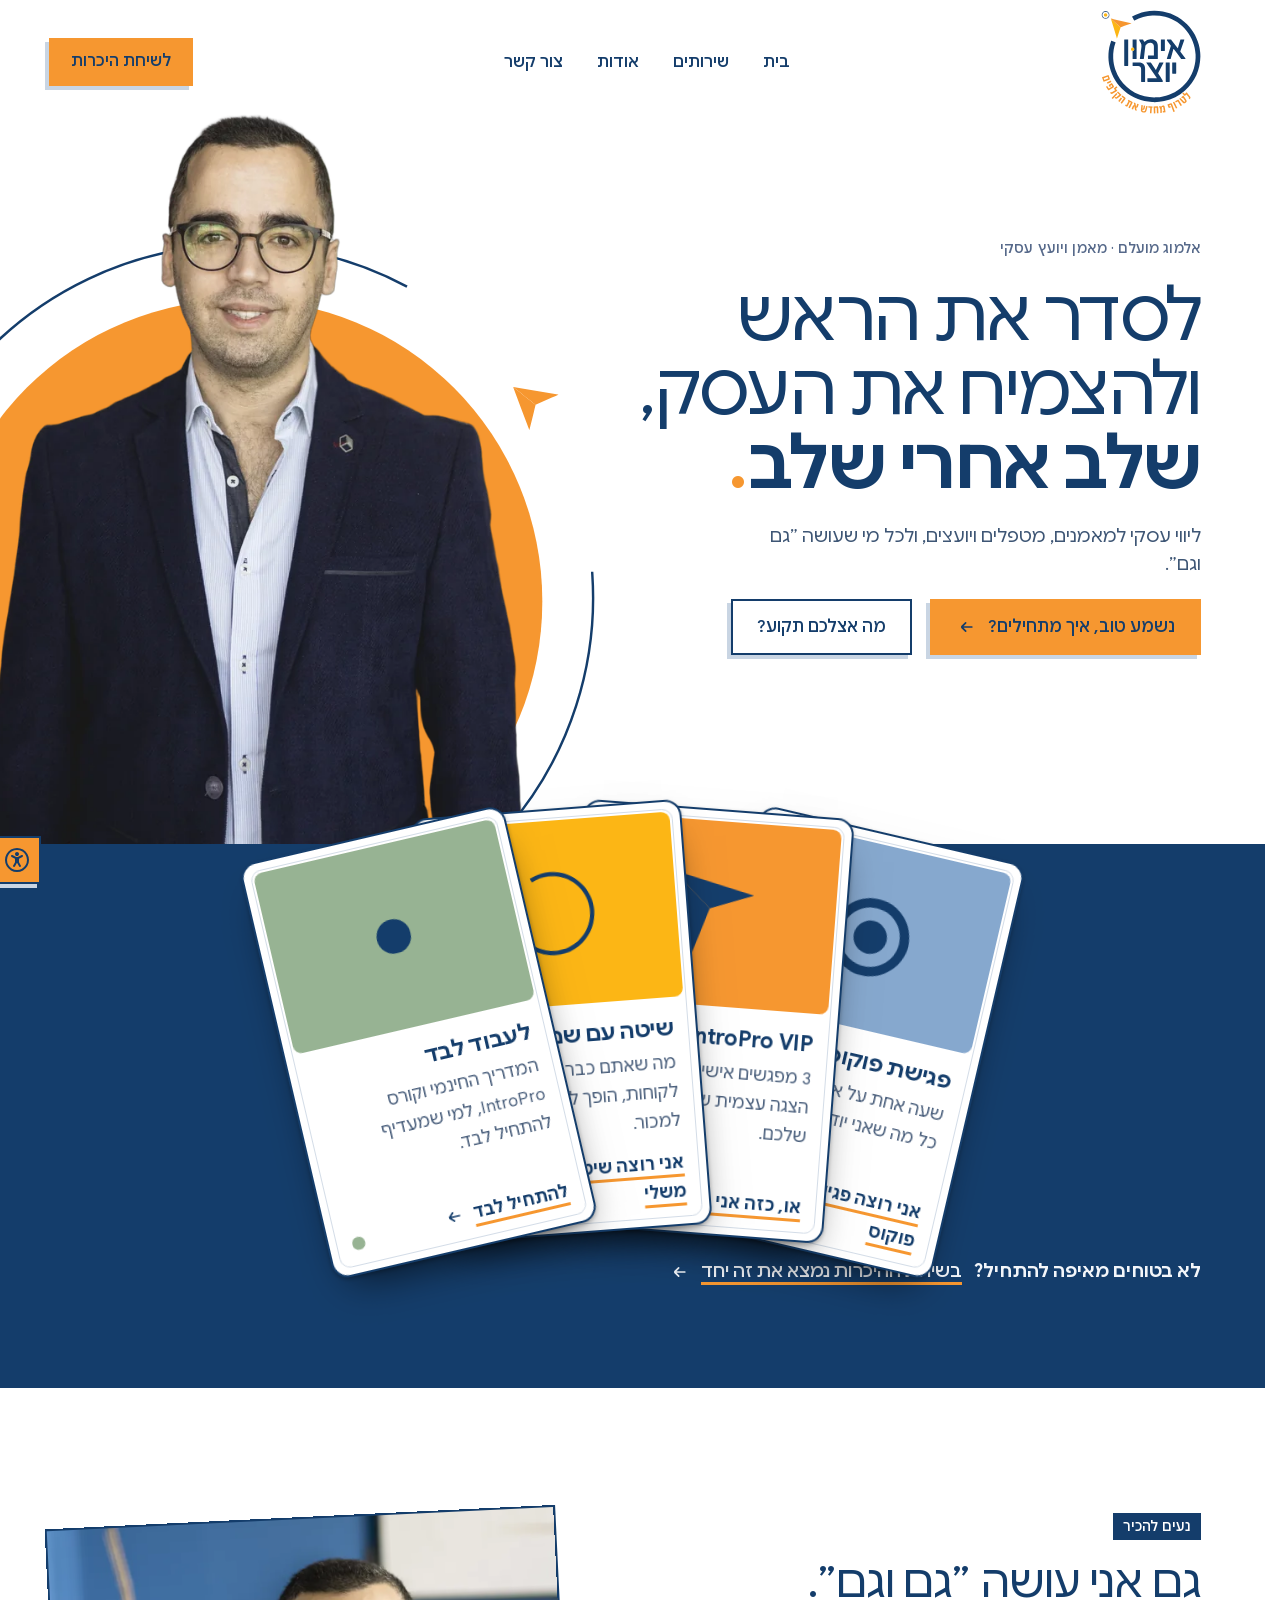
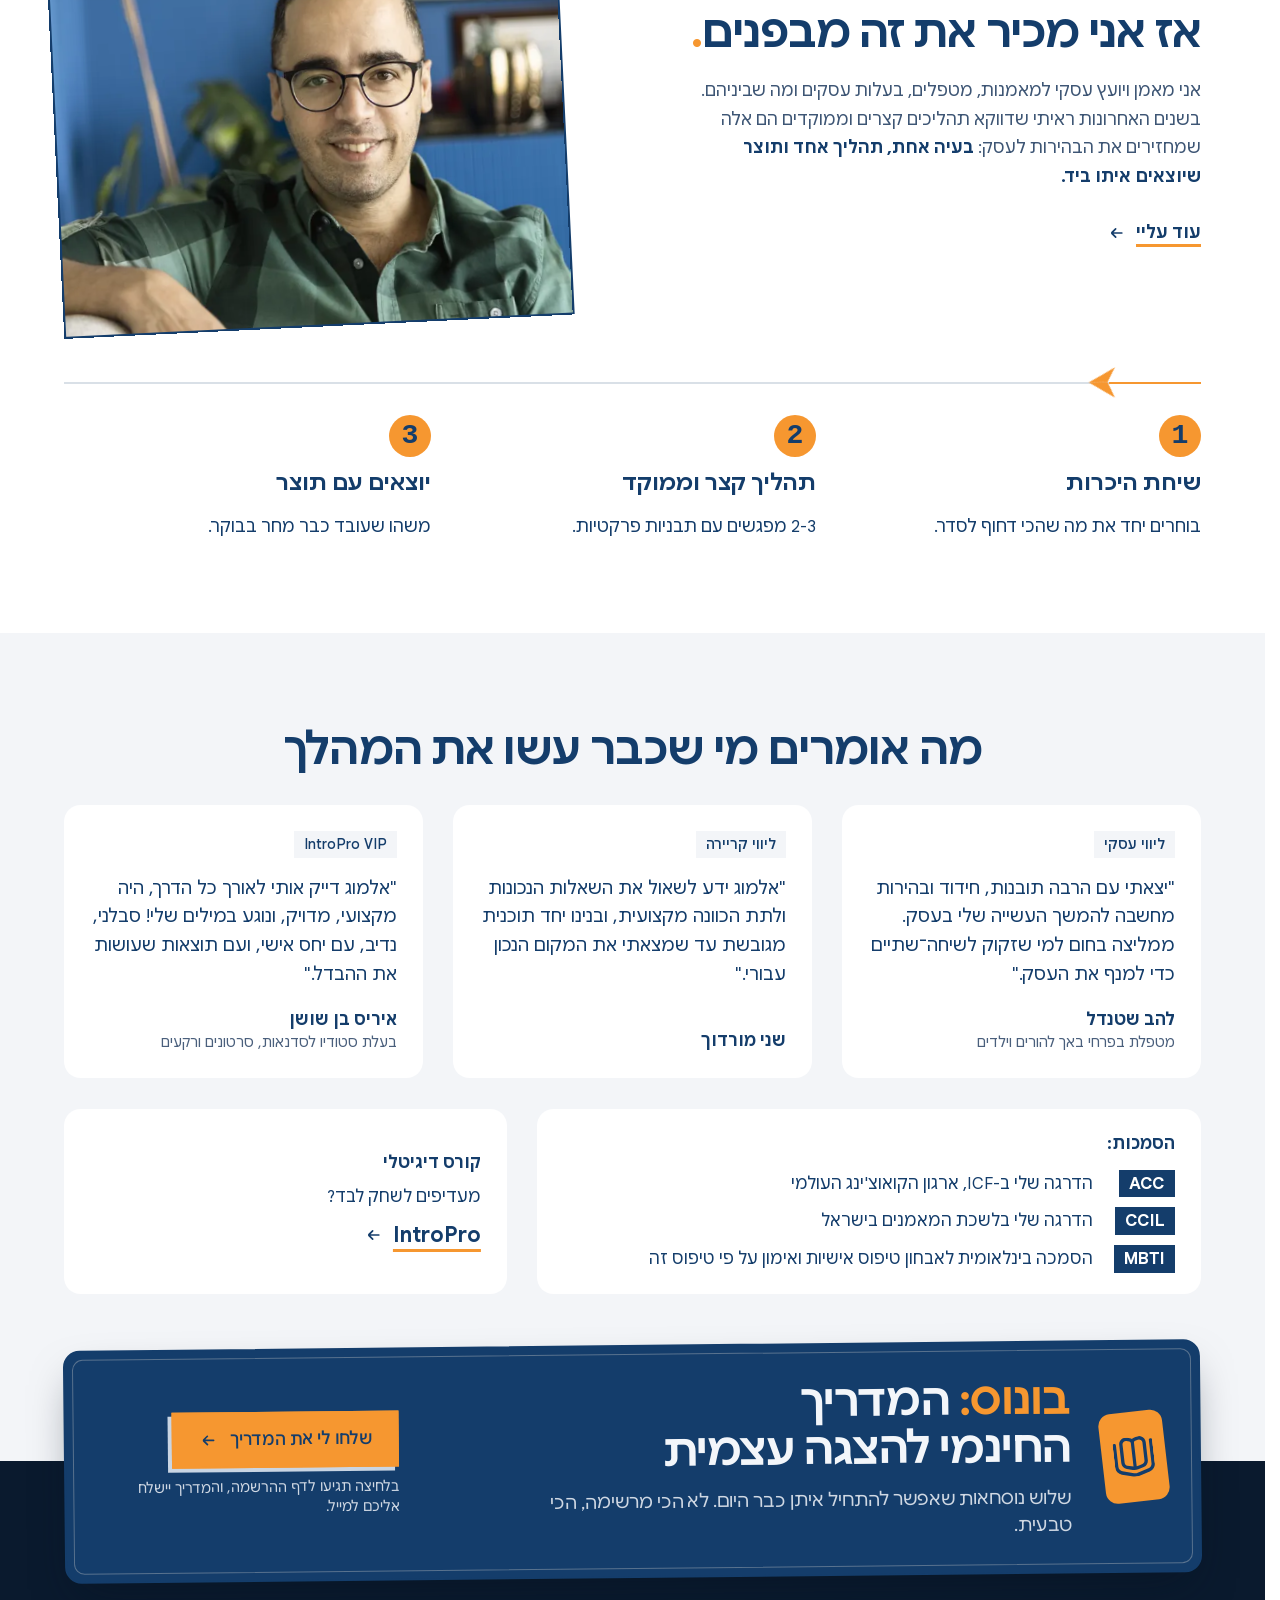
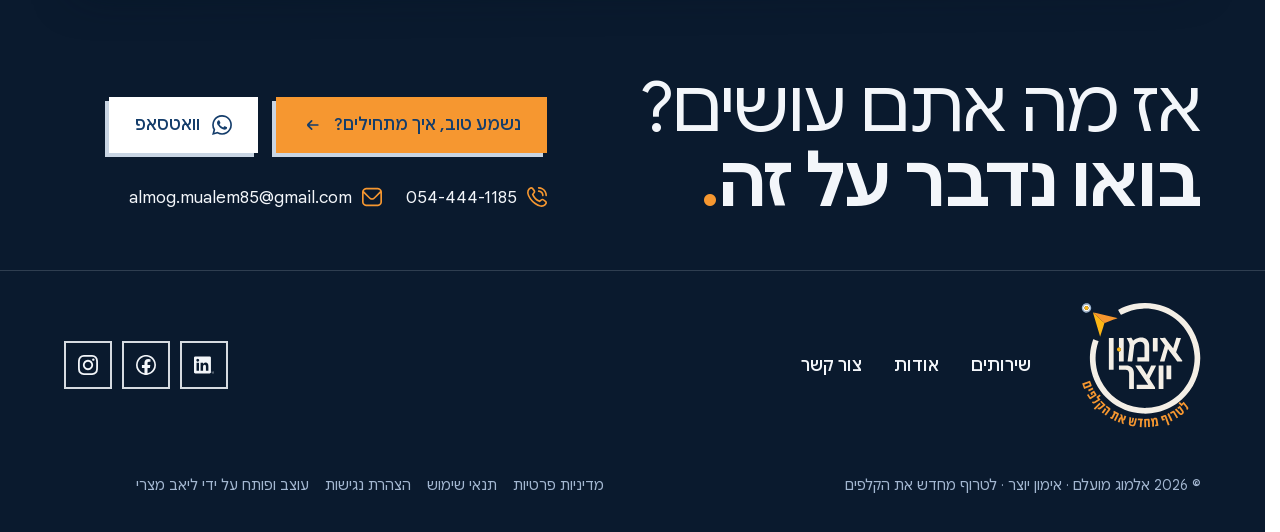
<file: blend/live.html>
<!doctype html>
<html lang="he" dir="rtl">
<head>
<meta charset="utf-8">
<meta name="viewport" content="width=device-width, initial-scale=1">
<meta name="robots" content="noindex, nofollow">
<link rel="icon" href="../assets/brand/logo-full.svg" type="image/svg+xml">
<title>אימון יוצר · אלמוג מועלם · ליווי עסקי למאמנים, מטפלים ויועצים</title>
<meta name="description" content="ליווי עסקי למאמנים, מטפלים ויועצים, ולכל מי שעושה ״גם וגם״. סשנים קצרים וממוקדים של 2-3 מפגשים, ולא תהליכים ארוכים ומתישים.">
<meta name="theme-color" content="#FFFFFF">
<link rel="preload" href="../assets/fonts/google-sans.woff2" as="font" type="font/woff2" crossorigin>
<link rel="preload" as="image" type="image/webp" imagesrcset="../assets/img/almog-jacket-640.webp 640w, ../assets/img/almog-jacket-1000.webp 1000w, ../assets/img/almog-jacket-1500.webp 1500w" imagesizes="(max-width: 1023px) 90vw, 44vw" fetchpriority="high">
<link rel="stylesheet" href="assets/css/site.css?v=202611041336">
<link rel="stylesheet" href="assets/css/light.css?v=202611041336">
<link rel="stylesheet" href="assets/css/live.css?v=202611041336">
<script>if(matchMedia("(prefers-reduced-motion: no-preference)").matches)document.documentElement.classList.add("anim")</script>
</head>
<body>
<!-- icons:start --><svg width="0" height="0" style="position:absolute" aria-hidden="true" focusable="false"><symbol id="i-access" viewBox="0 0 300 300"><path transform="translate(0 300) scale(1 -1)" d="M125 225Q125 235 132.5 242.5Q140 250 150.0 250.0Q160 250 167.5 242.5Q175 235 175.0 225.0Q175 215 167.5 207.5Q160 200 150.0 200.0Q140 200 132.5 207.5Q125 215 125 225ZM300 150Q300 109 280.0 74.5Q260 40 225.5 20.0Q191 0 150.0 0.0Q109 0 74.5 20.0Q40 40 20.0 74.5Q0 109 0.0 150.0Q0 191 20.0 225.5Q40 260 74.5 280.0Q109 300 150.0 300.0Q191 300 225.5 280.0Q260 260 280.0 225.5Q300 191 300 150ZM275 150Q275 184 258.0 212.5Q241 241 212.5 258.0Q184 275 150.0 275.0Q116 275 87.5 258.0Q59 241 42.0 212.5Q25 184 25.0 150.0Q25 116 42.0 87.5Q59 59 87.5 42.0Q116 25 150.0 25.0Q184 25 212.5 42.0Q241 59 258.0 87.5Q275 116 275 150ZM207 211 160 188H140L93 211Q88 213 83.5 211.5Q79 210 76.5 205.5Q74 201 75.5 196.0Q77 191 82 189L125 167V123L102 81Q99 77 100.5 72.0Q102 67 105.5 65.0Q109 63 113 63Q120 63 124 69L148 113H152L177 69Q180 62 187 63Q191 63 194.5 65.0Q198 67 199.5 72.0Q201 77 198 81L175 123V167L218 189Q223 191 224.5 196.0Q226 201 224.0 205.5Q222 210 217.0 211.5Q212 213 207 211Z"/></symbol><symbol id="i-arrow" viewBox="0 0 300 300"><path transform="translate(0 300) scale(1 -1)" d="M238 163H113L154 204Q157 207 157.0 212.5Q157 218 153.5 221.5Q150 225 145.0 225.0Q140 225 136 221L82 168Q75 160 75 150Q75 140 82 132L136 79Q141 74 148.0 75.5Q155 77 157.0 84.0Q159 91 154 96L113 138H238Q243 138 246.5 141.5Q250 145 250.0 150.0Q250 155 246.5 159.0Q243 163 238 163Z"/></symbol><symbol id="i-book" viewBox="0 0 300 300"><path transform="translate(0 300) scale(1 -1)" d="M300 263V87Q300 66 287.5 49.5Q275 33 255 27L171 3Q150 -3 129 3L45 27Q25 33 12.5 49.5Q0 66 0 87V250Q0 258 6.0 261.0Q12 264 18.5 261.0Q25 258 25 250V87Q25 75 32.5 64.5Q40 54 52 51L136 27Q150 23 164 27L248 51Q260 54 267.5 64.5Q275 75 275 87V263Q275 270 281.5 273.0Q288 276 294.0 273.0Q300 270 300 262ZM50 113V250Q50 262 55.0 272.5Q60 283 69.5 290.0Q79 297 90.5 299.0Q102 301 114 298L135 292Q144 290 150 284Q156 290 165 292L186 298Q201 303 216.0 297.5Q231 292 240.5 279.0Q250 266 250 250V113Q250 97 240.0 83.5Q230 70 214 65L171 53Q150 47 129 53L86 65Q70 70 60.0 83.5Q50 97 50 113ZM163 77Q185 83 207 89Q215 92 220.0 98.5Q225 105 225 113V250Q225 262 215.0 269.5Q205 277 193 274L172 268Q168 267 165.0 263.5Q162 260 162 256V77ZM75 113Q75 105 80.0 98.5Q85 92 93 89L138 77V256Q137 260 134.5 263.5Q132 267 128 268L107 274Q95 277 85.0 269.5Q75 262 75 250Z"/></symbol><symbol id="i-close" viewBox="0 0 300 300"><path transform="translate(0 300) scale(1 -1)" d="M225 225Q221 229 216.0 229.0Q211 229 207 225L150 168L93 225Q89 229 84.0 229.0Q79 229 75 225Q71 221 71.0 216.0Q71 211 75 207L132 150L75 93Q71 89 71.0 84.0Q71 79 75 75Q79 71 84.0 71.0Q89 71 93 75L150 132L207 75Q211 71 216.0 71.0Q221 71 225 75Q229 79 229.0 84.0Q229 89 225 93L168 150L225 207Q229 211 229.0 216.0Q229 221 225 225Z"/></symbol><symbol id="i-facebook" viewBox="0 0 300 300"><path transform="translate(0 300) scale(1 -1)" d="M150.0 301.0Q109.0 301.0 74.5 281.0Q40.0 261.0 20.0 226.5Q0.0 192.0 0.0 151.0Q0.0 150.74415588378906 0.0007787435897625983 150.4885711669922C0.0002597116690594703 150.32577514648438 0.0 150.1629180908203 0.0 150.0C0.0 149.8370819091797 0.0002597116690594703 149.67422485351562 0.0007787435897625983 149.5114288330078Q0.0015233985614031553 149.75582885742188 0.0029801928903907537 150.0Q0.24413901567459106 109.578857421875 20.0 75.5Q40.0 41.0 74.5 21.0Q99.09788513183594 6.740357398986816 127.0 2.647585153579712V1.7521942853927612C134.4979705810547 0.5984981656074524 142.17906188964844 0.0 150.0 0.0C157.82093811035156 0.0 165.5020294189453 0.5984981656074524 173.0 1.7521942853927612V2.647585153579712Q200.90211486816406 6.740357398986816 225.5 21.0Q260.0 41.0 280.0 75.5Q299.7555236816406 109.57827758789062 299.99700927734375 149.99871826171875Q299.99847412109375 149.75421142578125 299.99920654296875 149.51129150390625C299.9997253417969 149.67413330078125 300.0 149.8370361328125 300.0 150.0C300.0 150.1629638671875 299.9997253417969 150.32586669921875 299.99920654296875 150.488525390625Q300.0 150.74891662597656 300.0 151.0Q300.0 192.0 280.0 226.5Q260.0 261.0 225.5 281.0Q191.0 301.0 150.0 301.0ZM127.0 28.05915069580078Q106.0810775756836 31.916549682617188 87.5 43.0Q59.0 60.0 42.0 88.5Q25.0 117.0 25.0 151.0Q25.0 185.0 42.0 213.5Q59.0 242.0 87.5 259.0Q116.0 276.0 150.0 276.0Q184.0 276.0 212.5 259.0Q241.0 242.0 258.0 213.5Q275.0 185.0 275.0 151.0Q275.0 117.0 258.0 88.5Q241.0 60.0 212.5 43.0Q193.91891479492188 31.916549682617188 173.0 28.05915069580078V105.0H208.0L215.0 149.0H173.0V177.0Q173.0 187.0 179.0 193.5Q185.0 200.0 198.0 200.0H217.0V237.0L206.0 238.0Q193.0 240.0 183.0 240.0Q157.0 240.0 142.0 224.5Q127.0 209.0 127.0 182.0V149.0H89.0V105.0H127.0V28.05915069580078Z"/></symbol><symbol id="i-instagram" viewBox="0 0 300 300"><path transform="translate(0 300) scale(1 -1)" d="M150 273Q192 273 211 272Q241 271 256.0 256.0Q271 241 272 211Q273 192 273.0 150.0Q273 108 272 89Q271 59 256.0 44.0Q241 29 211 28Q192 27 150.0 27.0Q108 27 89 28Q59 29 44.0 44.0Q29 59 28 89Q27 108 27.0 150.0Q27 192 28 211Q29 241 44.0 256.0Q59 271 89 272Q108 273 150 273ZM150 300Q108 300 88 299Q48 297 25.5 274.5Q3 252 1 212Q0 192 0.0 150.0Q0 108 1 88Q3 48 25.5 25.5Q48 3 88 1Q108 0 150.0 0.0Q192 0 212 1Q252 3 274.5 25.5Q297 48 299 88Q300 108 300.0 150.0Q300 192 299 212Q297 252 274.5 274.5Q252 297 212 299Q192 300 150 300ZM150 227Q129 227 111.5 216.5Q94 206 83.5 188.5Q73 171 73.0 150.0Q73 129 83.5 111.5Q94 94 111.5 83.5Q129 73 150.0 73.0Q171 73 188.5 83.5Q206 94 216.5 111.5Q227 129 227.0 150.0Q227 171 216.5 188.5Q206 206 188.5 216.5Q171 227 150 227ZM150 100Q129 100 114.5 114.5Q100 129 100.0 150.0Q100 171 114.5 185.5Q129 200 150.0 200.0Q171 200 185.5 185.5Q200 171 200.0 150.0Q200 129 185.5 114.5Q171 100 150 100ZM212 230Q212 223 217.5 217.5Q223 212 230.5 212.0Q238 212 243.0 217.5Q248 223 248.0 230.5Q248 238 243.0 243.0Q238 248 230.5 248.0Q223 248 217.5 243.0Q212 238 212 230Z"/></symbol><symbol id="i-linkedin" viewBox="0 0 300 300"><path transform="translate(0 300) scale(1 -1)" d="M288 30H290L285 38Q290 38 290 43Q290 49 284 49H276V30H279V38H282ZM282 40H279V47H283Q287 47 287.0 43.5Q287 40 282 40ZM216 62H179V120Q179 135 176 142Q172 153 159.0 153.0Q146 153 140 143Q136 136 136 121V62H99V183H135V166Q141 176 150.5 181.0Q160 186 171 186Q197 186 208 169Q216 156 216 128ZM56 199Q47 199 41.0 205.5Q35 212 35.0 221.0Q35 230 41.0 236.5Q47 243 56.0 243.0Q65 243 71.5 236.5Q78 230 78.0 221.0Q78 212 71.5 205.5Q65 199 56 199ZM75 62H38V183H75ZM235 278H19Q11 278 5.5 272.5Q0 267 0 259V42Q0 35 5.5 29.5Q11 24 19 24H235Q243 24 248.5 29.5Q254 35 254 42V259Q254 267 248.5 272.5Q243 278 235 278ZM283 57Q275 57 270.0 52.0Q265 47 265.0 39.5Q265 32 270.5 27.0Q276 22 283.0 22.0Q290 22 295.0 27.5Q300 33 300.0 40.0Q300 47 295.0 52.0Q290 57 283 57ZM283 24Q277 24 272.0 28.5Q267 33 267.0 39.0Q267 45 271.5 49.5Q276 54 282.0 54.5Q288 55 292.5 50.5Q297 46 297 40V39Q298 33 293.5 28.5Q289 24 283 24Z"/></symbol><symbol id="i-mail" viewBox="0 0 300 300"><path transform="translate(0 300) scale(1 -1)" d="M238 288H63Q46 287 31.5 279.0Q17 271 8.5 256.5Q0 242 0 225V75Q0 58 8.5 43.5Q17 29 31.5 21.0Q46 13 62 12H238Q254 13 268.5 21.0Q283 29 291.5 43.5Q300 58 300 75V225Q300 242 291.5 256.5Q283 271 268.5 279.0Q254 287 238 288ZM63 263H238Q249 262 258.5 256.0Q268 250 272 239L177 143Q166 132 150.0 132.0Q134 132 123 143L28 239Q32 250 41.5 256.0Q51 262 62 262ZM238 38H63Q47 38 36.0 48.5Q25 59 25 75V206L106 126Q118 114 134.0 109.5Q150 105 166.0 109.5Q182 114 194 126L275 206V75Q275 59 264.0 48.5Q253 38 237 38Z"/></symbol><symbol id="i-phone" viewBox="0 0 300 300"><path transform="translate(0 300) scale(1 -1)" d="M163 288Q163 293 166.5 296.5Q170 300 175 300Q209 300 237.5 283.0Q266 266 283.0 237.5Q300 209 300 175Q300 170 296.5 166.0Q293 162 287.5 162.5Q282 163 278.5 166.5Q275 170 275 175Q275 202 261.5 225.0Q248 248 225.0 261.5Q202 275 175 275Q170 275 166.5 278.5Q163 282 163 287ZM175 225Q196 225 210.5 210.5Q225 196 225 175Q225 170 228.5 166.0Q232 162 237.5 162.5Q243 163 246.5 166.5Q250 170 250 175Q250 195 240.0 212.5Q230 230 212.5 240.0Q195 250 175 250Q170 250 166.5 246.5Q163 243 163.0 237.5Q163 232 166.5 228.5Q170 225 175 225ZM289 91Q300 79 300.0 63.0Q300 47 289 36L277 23Q248 -5 202 2Q161 8 116 40Q72 71 41 115Q8 160 2 201Q-5 247 22 277L37 289Q48 300 64.0 300.0Q80 300 91 289L114 258Q125 247 125.0 231.5Q125 216 114 205L100 186Q112 157 134.5 134.5Q157 112 186 100L205 114Q216 125 231.5 125.0Q247 125 258 114ZM271 73Q256 84 241 96Q237 100 231.5 100.0Q226 100 222 96L196 76Q191 71 184 74Q146 88 117.0 117.0Q88 146 74 184Q71 191 76 196L96 222Q100 226 100.0 231.5Q100 237 96 241L73 271Q69 275 63.5 275.0Q58 275 54 271L39 258Q19 234 28 196Q36 162 65 125Q92 89 129.5 62.0Q167 35 201 28Q238 20 259 40L270 53Q275 57 275.0 62.5Q275 68 271 73Z"/></symbol><symbol id="i-whatsapp" viewBox="0 0 300 300"><path transform="translate(0 300) scale(1 -1)" d="M256 256Q235 277 207.5 288.5Q180 300 151 300Q110 300 76.0 280.0Q42 260 22.0 226.0Q2 192 2.0 151.5Q2 111 22 77L1 0L80 21Q113 3 151 3Q191 3 225.0 23.0Q259 43 279.0 77.0Q299 111 299 151Q299 181 288.0 208.0Q277 235 256 256ZM151 28Q117 28 88 45L83 48L36 35L49 81L46 86Q27 116 27.0 150.5Q27 185 43.5 213.5Q60 242 88.5 258.5Q117 275 151 275Q175 275 198.0 265.5Q221 256 238.5 238.5Q256 221 265.0 198.5Q274 176 274 151Q274 118 257.5 89.5Q241 61 212.5 44.5Q184 28 151 28ZM218 120Q198 131 194.0 132.0Q190 133 188.0 133.0Q186 133 185 130Q181 126 173 116Q170 112 165 115L162 116Q147 123 135.0 133.5Q123 144 114 159Q113 162 113.5 163.5Q114 165 116 167L121 173Q123 175 125 178V179Q127 182 125 186L113 214Q112 218 110.0 219.0Q108 220 106 220H98Q92 220 88 215H87Q82 209 80 204Q75 195 75.0 184.0Q75 173 82 159Q85 152 90 146L91 145Q100 132 111 121Q132 99 154 90Q163 86 174.0 82.5Q185 79 198 81Q204 81 212.5 86.5Q221 92 223.0 98.0Q225 104 225.5 109.0Q226 114 225.5 115.5Q225 117 220 119Z"/></symbol><symbol id="s-dot" viewBox="0 0 100 100"><circle cx="50" cy="50" r="50"/></symbol><symbol id="s-plane" viewBox="472.77 391.74 354.06 348.67"><path fill-rule="nonzero" d="M641.23 546.07 C639.41 540.92 634.84 538.09 631.17 534.63 C622.59 526.58 613.60 518.96 604.87 511.06 C586.66 494.58 568.49 478.07 550.35 461.51 C540.91 452.89 531.66 444.07 522.20 435.47 C509.43 423.87 496.53 412.42 483.74 400.85 C482.03 399.30 480.60 397.45 479.04 395.74 C493.77 399.09 508.52 402.36 523.23 405.82 C621.89 429.07 720.54 452.36 819.20 475.64 C820.44 475.93 821.94 475.69 822.83 477.45 C805.52 483.88 788.25 490.31 770.98 496.71 C729.36 512.13 687.75 527.53 646.13 542.95 C644.28 543.64 642.34 544.20 641.23 546.07"/><path fill-rule="nonzero" d="M641.23 546.07 C635.14 565.35 629.12 584.64 622.96 603.89 C609.32 646.51 595.62 689.11 581.93 731.72 C581.54 732.93 581.04 734.11 580.16 736.40 C577.31 727.12 574.71 718.81 572.21 710.47 C541.34 607.79 510.47 505.11 479.71 402.39 C479.10 400.35 476.77 398.18 479.04 395.74 C480.60 397.45 482.03 399.30 483.74 400.85 C496.53 412.42 509.43 423.87 522.20 435.47 C531.66 444.07 540.91 452.89 550.35 461.51 C568.49 478.07 586.66 494.58 604.87 511.06 C613.60 518.96 622.59 526.58 631.17 534.63 C634.84 538.09 639.41 540.92 641.23 546.07"/></symbol><symbol id="s-plane-bottom" viewBox="472.77 391.74 354.06 348.67"><path fill-rule="nonzero" d="M641.23 546.07 C635.14 565.35 629.12 584.64 622.96 603.89 C609.32 646.51 595.62 689.11 581.93 731.72 C581.54 732.93 581.04 734.11 580.16 736.40 C577.31 727.12 574.71 718.81 572.21 710.47 C541.34 607.79 510.47 505.11 479.71 402.39 C479.10 400.35 476.77 398.18 479.04 395.74 C480.60 397.45 482.03 399.30 483.74 400.85 C496.53 412.42 509.43 423.87 522.20 435.47 C531.66 444.07 540.91 452.89 550.35 461.51 C568.49 478.07 586.66 494.58 604.87 511.06 C613.60 518.96 622.59 526.58 631.17 534.63 C634.84 538.09 639.41 540.92 641.23 546.07"/></symbol><symbol id="s-plane-top" viewBox="472.77 391.74 354.06 348.67"><path fill-rule="nonzero" d="M641.23 546.07 C639.41 540.92 634.84 538.09 631.17 534.63 C622.59 526.58 613.60 518.96 604.87 511.06 C586.66 494.58 568.49 478.07 550.35 461.51 C540.91 452.89 531.66 444.07 522.20 435.47 C509.43 423.87 496.53 412.42 483.74 400.85 C482.03 399.30 480.60 397.45 479.04 395.74 C493.77 399.09 508.52 402.36 523.23 405.82 C621.89 429.07 720.54 452.36 819.20 475.64 C820.44 475.93 821.94 475.69 822.83 477.45 C805.52 483.88 788.25 490.31 770.98 496.71 C729.36 512.13 687.75 527.53 646.13 542.95 C644.28 543.64 642.34 544.20 641.23 546.07"/></symbol><symbol id="s-ring" viewBox="428.83 257.79 1564.01 1563.47"><path fill-rule="nonzero" d="M1988.83 1039.50 C1984.05 1268.78 1899.09 1462.41 1728.93 1617.05 C1628.55 1708.27 1510.80 1767.14 1378.37 1796.36 C1310.68 1811.29 1242.09 1817.26 1172.86 1813.38 C996.75 1803.51 840.96 1741.70 707.00 1627.02 C581.18 1519.31 498.61 1384.21 458.54 1223.46 C439.67 1147.79 432.83 1070.86 437.32 993.01 C441.63 918.45 456.39 845.98 481.73 775.68 C483.03 772.09 484.16 771.22 487.94 772.65 C510.03 780.97 532.17 789.14 554.42 796.99 C558.85 798.56 557.92 800.59 556.81 803.62 C541.78 844.84 531.04 887.19 524.32 930.51 C517.18 976.56 514.63 1022.89 516.82 1069.49 C520.01 1137.61 532.60 1203.87 555.03 1268.26 C632.34 1490.15 819.37 1659.54 1047.91 1714.84 C1114.10 1730.85 1181.17 1737.13 1249.13 1733.44 C1543.42 1717.47 1794.34 1520.07 1879.44 1237.59 C1902.27 1161.79 1911.54 1084.24 1907.67 1005.22 C1892.85 702.84 1686.77 446.40 1394.53 366.42 C1323.76 347.06 1251.66 339.35 1178.44 343.09 C1071.41 348.56 970.67 376.71 876.67 428.39 C873.41 430.18 871.93 430.21 869.97 426.65 C858.62 405.94 847.03 385.35 835.38 364.81 C833.76 361.95 833.70 360.57 836.92 358.80 C904.86 321.43 976.76 294.77 1052.64 278.88 C1106.28 267.64 1160.54 261.79 1215.34 262.36 C1406.41 264.35 1575.08 327.25 1719.90 451.70 C1839.60 554.56 1919.64 683.21 1961.45 835.46 C1973.37 878.87 1981.06 923.09 1985.13 967.95 C1987.28 991.70 1988.21 1015.49 1988.83 1039.50"/></symbol><symbol id="s-target" viewBox="318.49 262.31 140.08 141.13"><path fill-rule="nonzero" d="M338.74 333.18 C338.57 360.75 360.64 382.90 388.42 383.04 C416.03 383.17 438.17 361.10 438.27 333.36 C438.37 305.71 416.41 283.67 388.60 283.50 C361.06 283.32 338.91 305.39 338.74 333.18 M388.75 267.69 C422.70 266.31 454.57 296.45 454.42 333.76 C454.28 367.76 425.13 399.44 387.77 399.16 C354.04 398.91 322.49 369.93 322.63 332.78 C322.76 298.77 351.97 266.36 388.75 267.69"/><path fill-rule="nonzero" d="M360.25 333.42 C360.17 318.04 373.06 305.07 388.49 305.01 C403.81 304.95 416.79 317.97 416.76 333.37 C416.72 348.57 404.11 361.25 388.78 361.52 C373.53 361.79 360.33 348.79 360.25 333.42"/></symbol></svg><!-- icons:end -->

<a class="skip" href="#main">דלגו לתוכן</a>

<header class="hd" id="hd">
  <a class="hlogo" href="#top" aria-label="אימון יוצר, לראש העמוד"><img src="../assets/brand/logo-full.svg" alt="" width="100" height="105"></a>
  <nav class="hnav" aria-label="ראשי">
    <a href="#top">בית</a>
    <a href="#services">שירותים</a>
    <a href="#about">אודות</a>
    <a href="#contact">צור קשר</a>
  </nav>
  <a class="btn primary hcta" href="#contact">לשיחת היכרות</a>
  <button class="burger" type="button" aria-label="פתיחת תפריט" aria-expanded="false" aria-controls="md"><i></i><i></i><i></i></button>
</header>

<div class="md" id="md" hidden>
  <nav class="md-panel" aria-label="ניווט ראשי">
    <ul class="md-list">
      <li><a href="#top">בית</a></li>
      <li><a href="#services">שירותים</a></li>
      <li><a href="#about">אודות</a></li>
      <li><a href="#contact">צור קשר</a></li>
    </ul>
    <div class="md-moves">
      <a class="s-focus" href="#m1"><span class="sym" aria-hidden="true"><svg focusable="false"><use href="#s-target"/></svg></span>פגישת פוקוס</a>
      <a class="s-vip" href="#m2"><span class="sym" aria-hidden="true"><svg focusable="false"><use href="#s-plane"/></svg></span>IntroPro VIP</a>
      <a class="s-method" href="#m3"><span class="sym" aria-hidden="true"><svg focusable="false"><use href="#s-ring"/></svg></span>שיטה עם שם</a>
      <a class="s-self" href="#m4"><span class="sym" aria-hidden="true"><svg focusable="false"><use href="#s-dot"/></svg></span>לעבוד לבד</a>
    </div>
    <a class="btn primary" href="#contact">לשיחת היכרות</a>
  </nav>
</div>

<main id="main" tabindex="-1">

  <!-- 1. פתיחה -->
  <section class="hero grid" id="top" aria-labelledby="hero-h">
    <div class="hero-txt">
      <p class="kicker rv">אלמוג מועלם · מאמן ויועץ עסקי</p>
      <h1 class="rv" id="hero-h">לסדר את הראש ולהצמיח את העסק, <mark>שלב אחרי שלב<i>.</i></mark></h1>
      <p class="lead rv">ליווי עסקי למאמנים, מטפלים ויועצים, ולכל מי שעושה ״גם וגם״.</p>
      <div class="ctas rv">
        <a class="btn primary" href="#contact">נשמע טוב, איך מתחילים? <svg class="ic ar" aria-hidden="true" focusable="false"><use href="#i-arrow"/></svg></a>
        <a class="btn line" href="#services">מה אצלכם תקוע?</a>
      </div>
    </div>
    <div class="hero-vis">
      <span class="disk" aria-hidden="true"></span>
      <span class="orbit" aria-hidden="true"><svg viewBox="0 0 100 100" focusable="false"><circle cx="50" cy="50" r="49.4" pathLength="100" stroke-dasharray="84 16"/><use href="#s-plane" x="90" y="23" width="6.4" height="6.4"/></svg></span>
      <picture class="fig">
        <source type="image/webp" srcset="../assets/img/almog-jacket-640.webp 640w, ../assets/img/almog-jacket-1000.webp 1000w, ../assets/img/almog-jacket-1500.webp 1500w" sizes="(max-width: 1023px) 90vw, 44vw">
        <img src="../assets/img/almog-jacket-1000.webp" alt="אלמוג מועלם בז׳קט כחול כהה, מחייך" width="1000" height="1365" fetchpriority="high" decoding="async">
      </picture>
    </div>
  </section>

  <!-- 2. ארבעת המהלכים: הקלפים מהחפיסה, מונחים על הרשת -->
  <section class="moves grid" id="services" data-axis="start" aria-labelledby="moves-h">
    <h2 class="sr" id="moves-h">ארבעת המהלכים</h2>
    <ol class="deal">
      <li class="mcard s-focus" id="m1">
        <span class="m-art" aria-hidden="true"><svg focusable="false"><use href="#s-target"/></svg></span>
        <div class="m-txt"><h3>פגישת פוקוס</h3><p>שעה אחת על אתגר אחד, עם כל מה שאני יודע.</p></div>
        <a class="go" href="services/focus/">אני רוצה פגישת פוקוס <svg class="ic ar" aria-hidden="true" focusable="false"><use href="#i-arrow"/></svg></a>
        <span class="pip" aria-hidden="true"><svg focusable="false"><use href="#s-target"/></svg></span>
      </li>
      <li class="mcard s-vip" id="m2">
        <span class="m-art" aria-hidden="true"><svg focusable="false"><use href="#s-plane"/></svg></span>
        <div class="m-txt"><h3>IntroPro VIP</h3><p>3 מפגשים אישיים, ויוצאים עם הצגה עצמית שמרגישה שלכם.</p></div>
        <a class="go" href="services/intropro-vip/">או, כזה אני רוצה! <svg class="ic ar" aria-hidden="true" focusable="false"><use href="#i-arrow"/></svg></a>
        <span class="pip" aria-hidden="true"><svg focusable="false"><use href="#s-plane"/></svg></span>
      </li>
      <li class="mcard s-method" id="m3">
        <span class="m-art" aria-hidden="true"><svg focusable="false"><use href="#s-ring"/></svg></span>
        <div class="m-txt"><h3>שיטה עם שם</h3><p>מה שאתם כבר עושים עם לקוחות, הופך לשיטה שאפשר למכור.</p></div>
        <a class="go" href="services/method/">אני רוצה שיטה משלי <svg class="ic ar" aria-hidden="true" focusable="false"><use href="#i-arrow"/></svg></a>
        <span class="pip" aria-hidden="true"><svg focusable="false"><use href="#s-ring"/></svg></span>
      </li>
      <li class="mcard s-self" id="m4">
        <span class="m-art" aria-hidden="true"><svg class="dot" focusable="false"><use href="#s-dot"/></svg></span>
        <div class="m-txt"><h3>לעבוד לבד</h3><p>המדריך החינמי וקורס IntroPro, למי שמעדיף להתחיל לבד.</p></div>
        <a class="go" href="services/self-study/">להתחיל לבד <svg class="ic ar" aria-hidden="true" focusable="false"><use href="#i-arrow"/></svg></a>
        <span class="pip" aria-hidden="true"><svg class="dot" focusable="false"><use href="#s-dot"/></svg></span>
      </li>
    </ol>
    <p class="moves-foot rv"><a href="#contact"><span>לא בטוחים מאיפה להתחיל?</span> <strong>בשיחת ההיכרות נמצא את זה יחד</strong> <svg class="ic ar" aria-hidden="true" focusable="false"><use href="#i-arrow"/></svg></a></p>
  </section>

  <!-- 4. נעים להכיר -->
  <section class="about grid" id="about" data-axis="start" aria-labelledby="about-h">
    <div class="about-txt">
      <p class="label rv">נעים להכיר</p>
      <h2 class="rv" id="about-h">גם אני עושה ״גם וגם״. <mark>אז אני מכיר את זה מבפנים<i>.</i></mark></h2>
      <p class="rv">אני מאמן ויועץ עסקי למאמנות, מטפלים, בעלות עסקים ומה שביניהם. בשנים האחרונות ראיתי שדווקא תהליכים קצרים וממוקדים הם אלה שמחזירים את הבהירות לעסק: <strong>בעיה אחת, תהליך אחד ותוצר שיוצאים איתו ביד.</strong></p>
      <a class="go rv" href="about/">עוד עליי <svg class="ic ar" aria-hidden="true" focusable="false"><use href="#i-arrow"/></svg></a>
    </div>
    <figure class="about-ph rv">
      <div class="frame"><img src="../assets/img/portrait-green-1400.webp" srcset="../assets/img/portrait-green-800.webp 800w, ../assets/img/portrait-green-1400.webp 1400w" sizes="(max-width: 1023px) 100vw, 40vw" alt="אלמוג מועלם בחולצה ירוקה, מחייך, מול קיר כחול" width="1400" height="1120" loading="lazy" decoding="async"></div>
    </figure>
  </section>

  <!-- 5. שלבים -->
  <section class="steps grid" data-axis="start" aria-label="שלבים">
    <span class="route" aria-hidden="true"><i></i><b><svg focusable="false"><use href="#s-plane"/></svg></b></span>
    <ol class="step-row">
      <li class="step rv"><span class="sn">1</span><h3>שיחת היכרות</h3><p>בוחרים יחד את מה שהכי דחוף לסדר.</p></li>
      <li class="step rv"><span class="sn">2</span><h3>תהליך קצר וממוקד</h3><p>2-3 מפגשים עם תבניות פרקטיות.</p></li>
      <li class="step rv"><span class="sn">3</span><h3>יוצאים עם תוצר</h3><p>משהו שעובד כבר מחר בבוקר.</p></li>
    </ol>
  </section>

  <!-- 6-8. דף לבן: המלצות, הסמכות וקורס, בשפת המגזין -->
  <div class="sheet">
  <section class="quotes" data-axis="start" aria-labelledby="q-h">
    <h2 class="rv" id="q-h">מה אומרים מי שכבר עשו את המהלך</h2>
    <div class="q-grid">
      <figure class="q">
        <span class="q-tag">ליווי עסקי</span>
        <blockquote>"יצאתי עם הרבה תובנות, חידוד ובהירות מחשבה להמשך העשייה שלי בעסק. ממליצה בחום למי שזקוק לשיחה־שתיים כדי למנף את העסק."</blockquote>
        <figcaption><strong>להב שטנדל</strong>מטפלת בפרחי באך להורים וילדים</figcaption>
      </figure>
      <figure class="q">
        <span class="q-tag">ליווי קריירה</span>
        <blockquote>"אלמוג ידע לשאול את השאלות הנכונות ולתת הכוונה מקצועית, ובנינו יחד תוכנית מגובשת עד שמצאתי את המקום הנכון עבורי."</blockquote>
        <figcaption><strong>שני מורדוך</strong></figcaption>
      </figure>
      <figure class="q">
        <span class="q-tag">IntroPro VIP</span>
        <blockquote>"אלמוג דייק אותי לאורך כל הדרך, היה מקצועי, מדויק, ונוגע במילים שלי! סבלני, נדיב, עם יחס אישי, ועם תוצאות שעושות את ההבדל."</blockquote>
        <figcaption><strong>איריס בן שושן</strong>בעלת סטודיו לסדנאות, סרטונים ורקעים</figcaption>
      </figure>
    </div>
  </section>

  <!-- 7. הסמכות · 8. קורס -->
  <section class="strip" aria-label="הסמכות וקורס">
    <div class="certs rv">
      <span class="k">הסמכות:</span>
      <ul class="cert-list">
        <li><span class="ct lat">ACC</span> <span>הדרגה שלי ב-ICF, ארגון הקואוצ'ינג העולמי</span></li>
        <li><span class="ct lat">CCIL</span> <span>הדרגה שלי בלשכת המאמנים בישראל</span></li>
        <li><span class="ct lat">MBTI</span> <span>הסמכה בינלאומית לאבחון טיפוס אישיות ואימון על פי טיפוס זה</span></li>
      </ul>
    </div>
    <a class="course rv" href="services/self-study/"><span class="k">קורס דיגיטלי</span> <span>מעדיפים לשחק לבד?</span> <strong>IntroPro</strong> <svg class="ic ar" aria-hidden="true" focusable="false"><use href="#i-arrow"/></svg></a>
  </section>
  </div>

  <!-- 3. בונוס: כרטיס המדריך מהחפיסה, חופף את הגבול שבין הפס הבהיר לפוטר (ליאב 4.11) -->
  <section class="bonus" id="guide" data-axis="start" aria-labelledby="guide-h">
    <div class="bonus-card rv">
      <span class="b-ic" aria-hidden="true"><svg class="ic" focusable="false"><use href="#i-book"/></svg></span>
      <div class="bonus-txt">
        <h2 id="guide-h"><span class="tag">בונוס:</span> המדריך החינמי להצגה עצמית</h2>
        <p>שלוש נוסחאות שאפשר להתחיל איתן כבר היום. לא הכי מרשימה, הכי טבעית.</p>
      </div>
      <div class="bonus-act">
        <a class="btn primary" href="guide/">שלחו לי את המדריך <svg class="ic ar" aria-hidden="true" focusable="false"><use href="#i-arrow"/></svg></a>
        <p class="note">בלחיצה תגיעו לדף ההרשמה, והמדריך יישלח אליכם למייל.</p>
      </div>
    </div>
  </section>

</main>

<!-- 9. סיום -->
<footer class="ft grid" id="contact">
  <div class="closing">
    <h2 class="rv">אז מה אתם עושים?<br> <mark>בואו נדבר על זה<i>.</i></mark></h2>
    <div class="closing-act rv">
      <div class="ctas">
        <a class="btn primary" href="contact/">נשמע טוב, איך מתחילים? <svg class="ic ar" aria-hidden="true" focusable="false"><use href="#i-arrow"/></svg></a>
        <a class="btn paper" href="https://wa.me/972544441185?text=%D7%94%D7%99%D7%99%20%D7%90%D7%9C%D7%9E%D7%95%D7%92%2C%20%D7%94%D7%92%D7%A2%D7%AA%D7%99%20%D7%9E%D7%94%D7%90%D7%AA%D7%A8%20%D7%95%D7%90%D7%A9%D7%9E%D7%97%20%D7%9C%D7%A9%D7%99%D7%97%D7%AA%20%D7%94%D7%99%D7%9B%D7%A8%D7%95%D7%AA." target="_blank" rel="noopener"><svg class="ic" aria-hidden="true" focusable="false"><use href="#i-whatsapp"/></svg>וואטסאפ<span class="sr"> (נפתח בחלון חדש)</span></a>
      </div>
      <p class="direct">
        <a href="tel:+972544441185"><svg class="ic" aria-hidden="true" focusable="false"><use href="#i-phone"/></svg><span dir="ltr" class="lat">054-444-1185</span></a>
        <a href="mailto:almog.mualem85@gmail.com"><svg class="ic" aria-hidden="true" focusable="false"><use href="#i-mail"/></svg>almog.mualem85@gmail.com</a>
      </p>
    </div>
  </div>

  <div class="ft-bar">
    <a class="ft-logo rv" href="#top" aria-label="אימון יוצר, לראש העמוד"><img src="../assets/brand/logo-light.svg" alt="" width="150" height="157" loading="lazy"></a>
    <nav class="ft-nav" aria-label="קישורים בתחתית">
      <a href="#services">שירותים</a>
      <a href="#about">אודות</a>
      <a href="#contact">צור קשר</a>
    </nav>
    <div class="social">
      <a href="https://www.linkedin.com/in/almog-mualem/" target="_blank" rel="noopener" aria-label="לינקדאין (נפתח בחלון חדש)"><svg class="ic" aria-hidden="true" focusable="false"><use href="#i-linkedin"/></svg></a>
      <a href="https://www.facebook.com/mualem.almog85" target="_blank" rel="noopener" aria-label="פייסבוק (נפתח בחלון חדש)"><svg class="ic" aria-hidden="true" focusable="false"><use href="#i-facebook"/></svg></a>
      <a href="https://www.instagram.com/almog.mualem/" target="_blank" rel="noopener" aria-label="אינסטגרם (נפתח בחלון חדש)"><svg class="ic" aria-hidden="true" focusable="false"><use href="#i-instagram"/></svg></a>
    </div>
    <div class="ft-fine">
      <p>© <span data-year>2026</span> אלמוג מועלם · אימון יוצר · לטרוף מחדש את הקלפים</p>
      <nav aria-label="מידע משפטי">
        <a href="privacy/">מדיניות פרטיות</a>
        <a href="terms/">תנאי שימוש</a>
        <a href="accessibility/">הצהרת נגישות</a>
        <a href="https://liavmatzri.co.il" target="_blank" rel="noopener">עוצב ופותח על ידי ליאב מצרי<span class="sr"> (נפתח בחלון חדש)</span></a>
      </nav>
    </div>
  </div>
</footer>

<a class="fab fab-a11y" href="accessibility/" aria-label="התאמות תצוגה"><svg class="ic" aria-hidden="true" focusable="false"><use href="#i-access"/></svg></a>

<script src="assets/js/live.js?v=202611041336" defer></script>
<script src="assets/js/site.js?v=202611041336" defer></script>
<script src="assets/js/sketch-links.js?v=202611041336" defer></script>
<script src="../assets/js/a11y.js?v=202611041336" defer></script>
<script src="https://crm.liavmatzri.co.il/review.js" defer></script>
</body>
</html>
</file>
<file: assets/css/site.css>
/* אימון יוצר · s14 חם אורגני על לבן · מסגרת נוזלית · Google Sans (X11) · לוח האפיון ב-CLAUDE.md */

@font-face{font-family:'Google Sans';src:url('../fonts/google-sans.woff2') format('woff2');font-weight:400 700;font-style:normal;font-display:swap}

:root{
  --white:#FFFFFF;--wash:#F3F5F8;--wash-2:#E9EDF3;--paper:#FFFFFF;
  --navy:#143D6B;--navy-2:#0F2F54;--ink:#1E2B3B;--muted:#56606E;
  --orange:#F69730;--orange-h:#FFAA4C;--orange-t:#A04F0A;--yellow:#FCB615;--steel:#44668A;--sage:#5E7A5B;
  --shadow:0 10px 30px rgba(20,40,70,.08);
  --shadow-up:0 18px 44px rgba(20,40,70,.14);
  --ease:cubic-bezier(.2,.6,.2,1);
  --ease-io:cubic-bezier(.76,0,.24,1);
  --font:'Google Sans',system-ui,-apple-system,'Segoe UI',Arial,sans-serif;

  /* fluid frame: no container, every section pads by the gutter */
  --gutter:clamp(24px, 5vw, 96px);
  --sec:clamp(64px, 7vw, 160px);
  --sec-loose:clamp(96px, 10vw, 224px);
  --sec-breath:clamp(112px, 18vw, 320px);
  --sec-hero:clamp(112px, 8vw, 160px);
  --gap-s:clamp(14px, 1vw, 24px);
  --gap-m:clamp(20px, 2vw, 48px);
  --pad-card:clamp(20px, 2vw, 40px);
  --measure:clamp(560px, 36vw, 880px);

  /* Google Sans: factor 0.95 (500: 0.918), line height x 1.05. --a11y-scale is the toolbar's text size (B19) */
  --a11y-scale:1;
  --fs-h1:calc(clamp(38px, 3.6vw + 0.5rem, 92px) * var(--a11y-scale));
  --fs-quote:calc(clamp(32px, 2.9vw + 0.45rem, 78px) * var(--a11y-scale));
  --fs-h2:calc(clamp(30px, 2.4vw + 0.4rem, 66px) * var(--a11y-scale));
  --fs-h3:calc(clamp(19px, 1.1vw + 0.5rem, 32px) * var(--a11y-scale));
  --fs-lead:calc(clamp(18px, 0.9vw + 0.45rem, 28px) * var(--a11y-scale));
  --fs-body:calc(clamp(16.5px, 0.35vw + 0.78rem, 19.5px) * var(--a11y-scale));
  --fs-meta:calc(clamp(13px, 0.52vw + 0.43rem, 17px) * var(--a11y-scale));
  --fs-ui:calc(clamp(16px, 0.25vw + 0.85rem, 19px) * var(--a11y-scale));

  /* reveal: 16px, 0.5s, 70ms inside a group */
  --rv-d:16px;--rv-t:.5s;--rv-s:70ms;--t0:0s;
}

*,*::before,*::after{box-sizing:border-box}
html{scroll-behavior:smooth;-webkit-text-size-adjust:100%;overflow-x:clip}
body{margin:0;overflow-x:clip;background:var(--white);color:var(--ink);font-family:var(--font);font-size:var(--fs-body);line-height:1.68;-webkit-font-smoothing:antialiased}
img{display:block;max-width:100%;height:auto}
a{color:inherit;text-decoration:none}
h1,h2,h3,p,ul,figure{margin:0}
ul{padding:0;list-style:none}
mark{color:inherit;background:none}
:focus-visible{outline:3px solid var(--orange-t);outline-offset:4px}
.sr{position:absolute;width:1px;height:1px;overflow:hidden;clip-path:inset(50%);white-space:nowrap}
@media (prefers-reduced-motion:reduce){html{scroll-behavior:auto}}

/* ---------- atoms ---------- */
.kicker{font-size:var(--fs-meta);font-weight:500;color:var(--muted);line-height:1.5}
.btn{display:inline-flex;align-items:center;justify-content:center;gap:12px;min-height:56px;padding:0 28px;border-radius:999px;font-size:var(--fs-ui);font-weight:500;line-height:1.2;white-space:nowrap;
  transition:transform .18s var(--ease),background .3s var(--ease),box-shadow .3s var(--ease)}
.btn.primary{background:var(--orange);color:var(--navy)}
.btn.soft{background:var(--wash);color:var(--navy)}
/* icons: one family (Uicons), inline SVG from the sprite at the top of the page, on the 16/20/24 grid (visual-language.md) */
.ic{flex:none;width:20px;height:20px;fill:currentColor}
.ar{transition:transform .3s var(--ease)}
.ar.down{transform:rotate(-90deg)}
@media (hover:hover) and (pointer:fine){
  .btn:hover{transform:translateY(-2px)}
  .btn.primary:hover{background:var(--orange-h);box-shadow:0 10px 24px rgba(246,151,48,.28)}
  .btn.soft:hover{background:var(--wash-2)}
  .btn:hover .ar:not(.down),.go:hover .ar{transform:translateX(-4px)}
  .btn:hover .ar.down{transform:rotate(-90deg) translateX(-3px)}
}
.btn:active{transform:translateY(0) scale(.98)}
/* the yellow marker: drawn once, when its line arrives */
.hl{background:linear-gradient(transparent 60%,color-mix(in srgb,var(--yellow) 62%,transparent) 60% 90%,transparent 90%) right/100% 100% no-repeat;-webkit-box-decoration-break:clone;box-decoration-break:clone}

/* ---------- reveal base layer (every section below the first screen) ---------- */
.rv{opacity:1;transition:opacity var(--rv-t) var(--ease),transform var(--rv-t) var(--ease)}
.open-anim .rv{opacity:0;transform:translateY(var(--rv-d));animation:rv-fs 0s 2.5s forwards}
.rv-on .rv{animation:none}
.is-in .rv{opacity:1;transform:none;transition-delay:calc(var(--t0) + var(--i,0) * var(--rv-s))}
.open-anim .hl{background-size:0% 100%;transition:background-size .9s var(--ease) .35s;animation:hl-fs 0s 2.5s forwards}
.rv-on .hl{animation:none}
.is-in .hl{background-size:100% 100%}
@keyframes rv-fs{to{opacity:1;transform:none}}
@keyframes hl-fs{to{background-size:100% 100%}}

/* ---------- header: floating pill, MV:hd3, paper and shadow, no border ---------- */
.skip{position:fixed;inset-inline-start:16px;top:-72px;z-index:80;display:inline-flex;align-items:center;min-height:48px;padding:0 20px;border-radius:999px;background:var(--navy);color:var(--white);font-weight:500}
.skip:focus{top:16px}
.hd{position:fixed;z-index:50;top:16px;inset-inline:0;margin-inline:auto;width:min(clamp(880px, 62vw, 1360px), calc(100% - 32px));display:flex;align-items:center;gap:16px;padding:8px;padding-inline-start:16px;border-radius:999px;background:var(--paper);color:var(--navy);
  box-shadow:var(--shadow);--hy:0px;--hs:1;transform:translateY(var(--hy)) scale(var(--hs));transition:transform .45s var(--ease),box-shadow .3s var(--ease)}
.hd.is-scrolled{--hs:.97;box-shadow:var(--shadow-up)}
.hd.is-hidden{--hy:calc(-100% - 32px);box-shadow:none}
.hlogo{display:inline-flex;align-items:center;min-height:48px}
.hlogo img{width:auto;height:48px}
.hd nav{display:flex;gap:4px;margin-inline:auto}
.hlink{display:inline-flex;align-items:center;min-height:48px;padding:0 18px;border-radius:999px;font-size:calc(16px * var(--a11y-scale));font-weight:500;color:var(--ink);transition:background .18s var(--ease),color .15s var(--ease)}
.hd .btn{min-height:48px;padding:0 24px;font-size:calc(16px * var(--a11y-scale))}
/* the toolbar's door on tablets and phones, where the floating button would sit on the text (B19) */
.hd-a11y{display:none;width:48px;height:48px;border:0;border-radius:999px;background:var(--wash);color:var(--navy);place-items:center;cursor:pointer;transition:background .18s var(--ease)}
.hd-a11y .ic{width:24px;height:24px}
@media (max-width:1023px){.hd-a11y{display:grid}}
.burger{display:none;width:48px;height:48px;border:0;border-radius:999px;background:var(--wash);color:var(--navy);place-content:center;gap:4px;cursor:pointer;transition:background .18s var(--ease)}
.burger i{display:block;width:18px;height:2px;border-radius:2px;background:currentColor;transition:transform .36s var(--ease-io),opacity .2s}
.burger[aria-expanded="true"] i:nth-child(1){transform:translateY(6px) rotate(45deg)}
.burger[aria-expanded="true"] i:nth-child(2){opacity:0}
.burger[aria-expanded="true"] i:nth-child(3){transform:translateY(-6px) rotate(-45deg)}
@media (hover:hover) and (pointer:fine){.hlink:hover{background:var(--wash);color:var(--navy)}.burger:hover,.hd-a11y:hover{background:var(--wash-2)}}
.open-anim .hd{animation:hd-in .7s var(--ease) backwards}
@keyframes hd-in{from{opacity:0;transform:translateY(-18px)}}
@media (max-width:900px){.hd{padding-inline-start:12px;gap:8px}.hd nav,.hd .btn{display:none}.hd-a11y{margin-inline-start:auto}.burger{display:grid}.hlogo img{height:44px}}
@media (prefers-reduced-motion:reduce){.hd,.hd *{transition-duration:.01ms!important}}

/* mobile drawer: the four moves as coloured cards */
.md{position:fixed;inset:0;z-index:70;visibility:hidden;transition:visibility 0s linear .44s}
.md.open{visibility:visible;transition-delay:0s}
.md-scrim{position:absolute;inset:0;background:rgba(15,47,84,.42);opacity:0;transition:opacity .3s var(--ease)}
.md.open .md-scrim{opacity:1}
.md-panel{position:absolute;inset-block:0;inset-inline-start:0;width:min(88vw,400px);display:flex;flex-direction:column;overflow:auto;padding:16px 24px 32px;background:var(--paper);color:var(--ink);
  box-shadow:0 0 48px rgba(20,40,70,.18);transform:translateX(100%);transition:transform .44s var(--ease-io)}
.md.open .md-panel{transform:none}
.md-top{display:flex;align-items:center;justify-content:space-between;padding-bottom:16px}
.md-top img{height:44px;width:auto}
.md-close{width:48px;height:48px;border:0;border-radius:999px;background:var(--wash);color:var(--navy);display:grid;place-items:center;cursor:pointer;transition:transform .44s var(--ease-io)}
.md.open .md-close{transform:rotate(90deg)}
.md-close .ic{width:20px;height:20px}
.md-list a{display:flex;align-items:center;min-height:56px;font-size:20px;font-weight:500;color:var(--navy)}
.md-item{opacity:0;transform:translateY(12px);transition:opacity .18s var(--ease),transform .18s var(--ease)}
.md.open .md-item{opacity:1;transform:none;transition-duration:.4s;transition-delay:calc(.14s + var(--i) * 45ms)}
.md-deck{display:grid;grid-template-columns:1fr 1fr;gap:12px;margin-top:24px}
.md-deck a{display:flex;flex-direction:column;gap:12px;padding:16px;border-radius:20px;background:var(--wash);font-size:15px;font-weight:500;line-height:1.3;color:var(--navy)}
.md-deck .chip{width:40px;aspect-ratio:5/7;border-radius:6px;display:grid;place-items:center;background:radial-gradient(110% 85% at 70% 18%,var(--c-hi) 0%,var(--c) 62%)}
.md-deck .chip .sm{width:24px;height:24px;fill:var(--deep)}
.md-cta{margin-top:24px}
.md-cta .btn{width:100%}
@media (prefers-reduced-motion:reduce){.md,.md *{transition-duration:.01ms!important;transition-delay:0s!important}}

/* ---------- hero: MV:h27, Almog in the middle of a session ---------- */
.hero{--t0:.2s;--rv-d:18px;--rv-t:.6s;--rv-s:80ms;display:grid;grid-template-columns:minmax(0,1.04fr) minmax(0,.96fr);gap:clamp(40px, 5vw, 112px);min-height:100svh;
  padding:var(--sec-hero) var(--gutter) var(--gap-m)}
.hero-txt{display:flex;flex-direction:column;justify-content:center;align-items:flex-start;gap:clamp(20px, 1.8vw, 40px)}
.hero h1{max-width:13.5em;font-size:var(--fs-h1);font-weight:500;line-height:1.12;letter-spacing:-.02em;color:var(--navy);text-wrap:balance}
.hero .lead{max-width:30em;font-size:var(--fs-lead);line-height:1.58;color:var(--muted)}
.ctas{display:flex;flex-wrap:wrap;gap:12px}
.facts{display:flex;flex-wrap:wrap;gap:16px clamp(32px, 3vw, 64px);margin-top:8px}
.facts li{display:flex;align-items:baseline;gap:12px;line-height:1.3}
.facts b{font-size:clamp(26px, 1.4vw + 0.5rem, 40px);font-weight:700;color:var(--navy);letter-spacing:-.01em;white-space:nowrap}
.facts span{max-width:12em;font-size:var(--fs-meta);color:var(--muted)}
.hero-vis{position:relative;min-height:clamp(440px, 60svh, 1100px)}
.hero-photo{--rr:200px 24px 24px 24px;position:absolute;inset:0;overflow:hidden;border-radius:var(--rr);background:var(--wash);clip-path:inset(0 round var(--rr));transition:clip-path 1s var(--ease) var(--t0)}
.hero-photo img{width:100%;height:100%;object-fit:cover;object-position:100% 30%;transition:transform 1.2s var(--ease) var(--t0)}
.open-anim .hero-photo{clip-path:inset(100% 0 0 0 round var(--rr));animation:clip-fs 0s 2.5s forwards}
.open-anim .hero-photo img{transform:scale(1.1);animation:rv-fs 0s 2.5s forwards}
.rv-on .hero-photo,.rv-on .hero-photo img{animation:none}
.is-in .hero-photo{clip-path:inset(0 round var(--rr))}
.is-in .hero-photo img{transform:none}
@keyframes clip-fs{to{clip-path:inset(0 round var(--rr))}}
/* the free guide, a paper card laid on the table: the only thing in the hero that floats */
.gcard{position:absolute;z-index:2;inset-inline-start:clamp(-48px, -2.5vw, -24px);bottom:clamp(32px, 4vw, 88px);display:flex;align-items:center;gap:16px;padding-block:16px;padding-inline:16px 24px;border-radius:24px;background:var(--paper);box-shadow:var(--shadow-up);
  transform:rotate(-3deg);transition:transform .3s var(--ease),box-shadow .3s var(--ease),opacity .6s var(--ease)}
.gcard .dot{flex:none;width:48px;height:48px;border-radius:50%;display:grid;place-items:center;background:var(--sage);color:var(--white)}
/* the card lies tilted, its round seal turns back upright, so the icon inside sits on whole pixels */
.gcard .dot{rotate:3deg;transition:rotate .3s var(--ease)}
@media (hover:hover) and (pointer:fine){.is-in .gcard:hover .dot{rotate:1deg}}
.gcard small{display:block;font-size:14px;color:var(--muted);line-height:1.4}
.gcard strong{display:block;font-size:17px;font-weight:500;color:var(--navy);line-height:1.35}
.open-anim .gcard{opacity:0;transform:translateY(48px) rotate(-3deg);animation:gc-fs 0s 2.5s forwards}
.rv-on .gcard{animation:none}
.is-in .gcard{opacity:1;transform:rotate(-3deg);transition-duration:.6s;transition-delay:.6s}
@keyframes gc-fs{to{opacity:1;transform:rotate(-3deg)}}
@media (hover:hover) and (pointer:fine){.is-in .gcard:hover{transform:rotate(-1deg) translateY(-4px);transition-delay:0s}}
@media (prefers-reduced-motion:reduce){.hero-photo,.hero-photo img,.gcard,.rv,.hl{transition-duration:.01ms!important;transition-delay:0s!important}}
/* phone (h27): Almog first, as a band; the words, one call and a text link, the facts in one row. The whole hero fits 390x700 */
@media (max-width:860px){
  :root{--sec-hero:96px}
  .hero{grid-template-columns:1fr;gap:20px;min-height:0}
  .hero-vis{order:-1;min-height:0;height:clamp(150px, 22svh, 240px)}
  .hero-photo{--rr:96px 24px 24px 24px}
  /* the photo is wide and Almog sits near its top edge: keep his face in the frame */
  .hero-photo img{object-position:80% 4%}
  .gcard{inset-inline-start:auto;inset-inline-end:12px;bottom:12px;padding-block:8px;padding-inline:8px 16px;gap:12px;border-radius:20px}
  .gcard .dot{width:40px;height:40px}
  .gcard small{font-size:13px}
  .gcard strong{font-size:15px}
  .hero-txt{gap:14px}
  .hero h1{font-size:calc(clamp(30px, 8.2vw, 38px) * var(--a11y-scale))}
  .hero .ctas{width:100%;gap:4px}
  .hero .ctas .btn.primary{width:100%}
  .hero .ctas .btn.soft{min-height:44px;padding:0;background:none;gap:10px}
  .hero .ctas .btn.soft .ar{width:16px;height:16px;color:var(--orange-t)}
  .facts{flex-wrap:nowrap;gap:20px;margin-top:0}
  .facts li{gap:8px}
  .facts b{font-size:calc(24px * var(--a11y-scale))}
  .facts span{font-size:calc(13px * var(--a11y-scale))}
  .ctas{width:100%}
  .ctas .btn{flex:1 1 220px}
}

/* ---------- the familiar moment: MV:c14, a centred monologue ---------- */
.moment{padding:var(--sec-breath) var(--gutter);text-align:center}
.moment h2{max-width:16em;margin-inline:auto;font-size:var(--fs-quote);font-weight:500;line-height:1.16;letter-spacing:-.02em;color:var(--navy);text-wrap:balance}
.moment p{max-width:34em;margin-inline:auto;margin-top:clamp(16px, 1.4vw, 24px);font-size:var(--fs-lead);line-height:1.6;color:var(--muted);text-wrap:pretty}
.moment h2+p{margin-top:clamp(24px, 2.2vw, 40px)}
.moment .end{margin-top:28px;font-size:var(--fs-h3);font-weight:500;color:var(--navy);line-height:1.4}

/* ---------- the deck: the signature moment. Pinned on desktop, 2x2 with no pin on a phone ---------- */
.deck{position:relative;height:250vh}
.deck-pin{position:sticky;top:0;height:100svh;display:flex;flex-direction:column;justify-content:center;gap:clamp(16px, 1.6vw, 32px);padding:clamp(24px, 3vw, 56px) var(--gutter);overflow:hidden}
/* an anchor that lands on the deck lands under the reader's eye, not under the header: the header steps away while it is pinned */
.anchor{display:block;height:0}
.deck-head{display:flex;align-items:flex-end;justify-content:space-between;gap:24px}
.deck h2{font-size:var(--fs-h2);font-weight:500;line-height:1.18;letter-spacing:-.015em;color:var(--navy)}
.deck-hint{font-size:var(--fs-meta);color:var(--muted)}
.table{--w:220px;--dg:28px;position:relative;border-radius:40px;background:var(--wash);padding:clamp(20px, 2vw, 40px) clamp(20px, 2vw, 40px) clamp(24px, 2.4vw, 48px)}
.stage{position:relative;height:clamp(280px, calc(100svh - 440px), 560px);perspective:1600px}
/* a printed therapy card: paper margin, one colour window, the suit in a deeper shade of the same ink */
.card{--c:var(--orange);--c-hi:#FFB35C;--deep:#B85A12;--deep-2:#D9761E;position:absolute;top:50%;inset-inline-start:50%;width:var(--w);aspect-ratio:5/7;margin-block-start:calc(var(--w) * -.7);margin-inline-start:calc(var(--w) * -.5);transform-style:preserve-3d;will-change:transform}
.card .ci{position:absolute;inset:0;transform-style:preserve-3d;transition:transform .3s var(--ease)}
.card .face{position:absolute;inset:0;border-radius:calc(var(--w) * .06);backface-visibility:hidden;-webkit-backface-visibility:hidden;overflow:hidden;
  box-shadow:0 1px 2px rgba(20,40,70,.08),0 12px 28px rgba(20,40,70,.12);transition:box-shadow .3s var(--ease)}
.card .face::after{content:'';position:absolute;inset:0;background:url('../brand/paper.jpg') center/cover;mix-blend-mode:multiply;opacity:.28;pointer-events:none}
.card .back::after{opacity:.5}
.card .front{background:var(--paper);color:var(--navy)}
.card .back{background:radial-gradient(120% 90% at 50% 42%,#1D4C80 0%,var(--navy) 55%,var(--navy-2) 100%);transform:rotateY(180deg)}
.back .art{position:absolute;inset:18% 14%;background:url('../brand/card-back-art.svg') center/contain no-repeat}
.front .cidx{position:absolute;top:calc(var(--w) * .065);inset-inline:calc(var(--w) * .085);display:flex;justify-content:space-between;align-items:center;font-size:calc(var(--w) * .072);font-weight:700;line-height:1;color:var(--deep)}
.front .cidx .sm{display:block;width:calc(var(--w) * .068);height:calc(var(--w) * .068);fill:var(--deep)}
/* the index digits only: the yellow card's ochre is too light for small text on paper */
.k-ring .cidx span{color:#946600}
.panel{position:absolute;top:calc(var(--w) * .18);inset-inline:calc(var(--w) * .07);height:calc(var(--w) * .84);border-radius:calc(var(--w) * .04);background:radial-gradient(110% 85% at 70% 18%,var(--c-hi) 0%,var(--c) 62%)}
.suit{--sw:.5;position:absolute;inset:0;margin:auto;width:calc(var(--w) * var(--sw));height:calc(var(--w) * var(--sw));fill:var(--deep)}
.suit use+use{fill:var(--deep-2)}
.name{position:absolute;inset-inline:8%;bottom:calc(var(--w) * .13);text-align:center;font-size:calc(var(--w) * .094);font-weight:500;line-height:1.15;color:var(--navy)}
.k-plane{--c:var(--orange);--c-hi:#FFB35C;--deep:#B85A12;--deep-2:#D9761E}
.k-target{--c:var(--steel);--c-hi:#5F82A8;--deep:#213D5D}
.k-ring{--c:var(--yellow);--c-hi:#FFD25E;--deep:#B07A00}
.k-dot{--c:var(--sage);--c-hi:#7A977A;--deep:#3A5338}
.k-dot .suit{--sw:.34}
@media (hover:hover) and (pointer:fine){
  .card.is-up:hover .ci{transform:translateY(-6px)}
  .card.is-up:hover .face{box-shadow:0 2px 4px rgba(20,40,70,.08),0 24px 48px rgba(20,40,70,.18)}
}
/* captions sit in the same columns as the cards above them */
.caps{display:grid;grid-template-columns:repeat(4, var(--w));justify-content:center;gap:var(--dg);margin-top:clamp(16px, 1.6vw, 32px)}
.cap{display:flex;flex-direction:column;align-items:flex-start;gap:8px;will-change:opacity,transform}
.cap h3{font-size:var(--fs-meta);font-weight:500;color:var(--navy)}
.cap p{font-size:clamp(15px, 0.3vw + 0.78rem, 18px);line-height:1.55;color:var(--ink)}
.go{display:inline-flex;align-items:center;gap:10px;min-height:48px;font-weight:500;color:var(--navy)}
.cap .go{margin-top:auto}
.go .ar{width:16px;height:16px;color:var(--orange-t)}
.deck-foot{max-width:var(--measure);margin-inline:auto;text-align:center}
.deck-foot .go{font-size:var(--fs-body)}
.deck-foot span{color:var(--muted);font-weight:400}
@media (min-width:700px){.cap h3{position:absolute;width:1px;height:1px;overflow:hidden;clip-path:inset(50%);white-space:nowrap}}
@media (max-width:699px){
  .deck{height:auto}
  .deck-pin{position:static;height:auto;padding:var(--sec) var(--gutter);overflow:visible}
  .deck-head{flex-direction:column;align-items:flex-start;gap:8px}
  .table{--dg:14px;padding:16px 12px 20px;border-radius:32px}
  .stage{height:auto}
  .caps{grid-template-columns:1fr;gap:20px;padding:24px 8px 0}
  .cap{display:grid;grid-template-columns:auto 1fr;column-gap:14px;row-gap:4px;align-items:start}
  .cap::before{content:'';grid-row:span 3;width:12px;height:12px;margin-top:8px;border-radius:50%;background:var(--c)}
  .cap h3{font-size:17px}
  .cap .go{min-height:44px}
  .deck-foot{text-align:start}
  .deck-foot .go{flex-wrap:wrap;column-gap:10px;row-gap:0}
  .deck-foot span{flex-basis:100%}
}

/* ---------- closing: MV:ft1, one big sentence, the call and the details ---------- */
.ft{padding:var(--sec) var(--gutter) 0}
.closing{position:relative;display:grid;grid-template-columns:minmax(0,1.3fr) minmax(0,.7fr);align-items:center;gap:var(--gap-m);border-radius:40px;background:var(--navy) radial-gradient(120% 140% at 85% 0%,#1D4C80 0%,var(--navy) 50%,var(--navy-2) 100%);color:var(--white);
  padding:clamp(48px, 6vw, 128px) clamp(28px, 5vw, 112px);overflow:hidden}
.closing h2{font-size:var(--fs-h2);font-weight:500;line-height:1.18;letter-spacing:-.015em;text-wrap:balance}
.closing .ctas{margin-top:clamp(28px, 2.4vw, 48px)}
.closing .btn.soft{background:rgba(255,255,255,.1);color:var(--white)}
.closing .btn .ic{width:24px;height:24px}
.direct{display:flex;flex-wrap:wrap;width:fit-content;max-width:100%;gap:8px 28px;margin-top:clamp(24px, 2vw, 40px);font-size:var(--fs-body);color:rgba(255,255,255,.8)}
.direct a{display:inline-flex;align-items:center;gap:10px;min-height:48px;transition:color .18s var(--ease)}
.direct .ic{color:var(--orange)}
/* a phone number or an address stays one left-to-right island inside the Hebrew line */
[dir=ltr]{unicode-bidi:isolate}
@media (hover:hover) and (pointer:fine){.closing .btn.soft:hover{background:rgba(255,255,255,.18)}.direct a:hover{color:var(--white)}}
/* a hand of the four moves, laid on the table */
.fan{position:relative;height:clamp(220px, 20vw, 380px)}
.fan .card{--w:clamp(110px, 9vw, 176px);transition:transform .5s var(--ease)}
.fan .card:nth-child(1){z-index:4;transform:translate(calc(var(--w) * .72),12px) rotate(14deg)}
.fan .card:nth-child(2){z-index:3;transform:translate(calc(var(--w) * .25),-6px) rotate(5deg)}
.fan .card:nth-child(3){z-index:2;transform:translate(calc(var(--w) * -.25),-6px) rotate(-5deg)}
.fan .card:nth-child(4){transform:translate(calc(var(--w) * -.72),12px) rotate(-14deg)}
.fan .face{box-shadow:0 2px 4px rgba(0,0,0,.18),0 18px 36px rgba(0,0,0,.28)}
@media (hover:hover) and (pointer:fine){
  .closing:hover .fan .card:nth-child(1){transform:translate(calc(var(--w) * .86),16px) rotate(17deg)}
  .closing:hover .fan .card:nth-child(2){transform:translate(calc(var(--w) * .3),-10px) rotate(6deg)}
  .closing:hover .fan .card:nth-child(3){transform:translate(calc(var(--w) * -.3),-10px) rotate(-6deg)}
  .closing:hover .fan .card:nth-child(4){transform:translate(calc(var(--w) * -.86),16px) rotate(-17deg)}
}
@media (max-width:860px){
  .closing{grid-template-columns:1fr;border-radius:32px}
  .fan{order:-1;height:clamp(150px, 40vw, 220px)}
  .fan .card{--w:clamp(84px, 22vw, 120px)}
  .closing .ctas .btn{flex:1 1 220px}
}

.ft-bar{display:grid;grid-template-columns:auto 1fr auto;align-items:center;gap:24px 40px;padding:clamp(40px, 3.6vw, 72px) 0 clamp(32px, 2.6vw, 48px)}
.ft-logo img{height:64px;width:auto}
.ft-bar nav{display:flex;flex-wrap:wrap;gap:4px 8px}
.ft-bar nav a{display:inline-flex;align-items:center;min-height:48px;padding:0 12px;border-radius:999px;font-weight:500;color:var(--navy);transition:background .18s var(--ease)}
.social{display:flex;gap:8px}
.social a{width:48px;height:48px;border-radius:50%;display:grid;place-items:center;background:var(--wash);color:var(--navy);transition:background .18s var(--ease)}
.ft-fine{grid-column:1 / -1;display:flex;flex-wrap:wrap;justify-content:space-between;gap:8px 24px;font-size:var(--fs-meta);color:var(--muted)}
.ft-fine nav{display:flex;flex-wrap:wrap;gap:4px 20px}
.ft-fine a{display:inline-flex;align-items:center;min-height:44px;transition:color .18s var(--ease)}
@media (hover:hover) and (pointer:fine){.ft-bar nav a:hover{background:var(--wash)}.social a:hover{background:var(--wash-2)}.ft-fine a:hover{color:var(--navy)}}
@media (max-width:860px){.ft-bar{grid-template-columns:1fr;justify-items:start}.ft-fine{flex-direction:column;align-items:flex-start}}

/* ---------- accessibility toolbar (B19, ת"י 5568): a button in the gutter from 1024, in the header below it ---------- */
.fab{position:fixed;z-index:60;inset-inline-end:max(8px, calc((var(--gutter) - 48px) / 2));bottom:16px;display:grid;place-items:center;width:48px;height:48px;border:0;border-radius:999px;
  background:var(--navy);color:var(--white);box-shadow:inset 0 0 0 2px rgba(255,255,255,.78),0 8px 22px rgba(20,40,70,.22);cursor:pointer;transition:transform .24s var(--ease),background .3s var(--ease)}
.fab .ic{width:24px;height:24px}
.fab:active{transform:scale(.96)}
@media (hover:hover) and (pointer:fine){.fab:hover{background:var(--navy-2)}}
@media (max-width:1023px){.fab{display:none}}

.a11y-scrim{position:fixed;inset:0;z-index:89;background:rgba(15,47,84,.36);opacity:0;visibility:hidden;transition:opacity .24s var(--ease),visibility 0s linear .24s}
.a11y-panel{position:fixed;z-index:90;inset-inline-end:16px;bottom:80px;width:min(380px, calc(100vw - 32px));max-height:min(600px, calc(100svh - 120px));display:flex;flex-direction:column;overflow:hidden;
  border-radius:24px;background:var(--paper);color:var(--ink);box-shadow:var(--shadow-up),0 0 0 1px var(--wash-2);opacity:0;transform:translateY(8px);visibility:hidden;
  transition:opacity .18s var(--ease),transform .24s var(--ease),visibility 0s linear .24s}
.a11y-panel.open{opacity:1;transform:none;visibility:visible;transition-delay:0s}
.a11y-head{display:flex;align-items:center;justify-content:space-between;padding:16px 20px 8px}
.a11y-head h2{font-size:calc(19px * var(--a11y-scale));font-weight:500;line-height:1.3;color:var(--navy)}
.a11y-panel button{border:0;font:inherit;color:inherit;cursor:pointer}
.a11y-x{display:grid;place-items:center;width:44px;height:44px;border-radius:999px;background:var(--wash);transition:background .15s var(--ease)}
.a11y-opts{overflow-y:auto;padding:8px 16px;display:grid;grid-template-columns:1fr 1fr;gap:8px}
.a11y-row{grid-column:1 / -1;display:grid;grid-template-columns:1fr auto auto;align-items:center;gap:8px;padding-bottom:4px}
.a11y-row > span{font-size:calc(15px * var(--a11y-scale))}
.a11y-opts button{min-height:52px;padding:8px 12px;border-radius:16px;background:var(--wash);font-size:calc(15px * var(--a11y-scale));line-height:1.3;text-align:center;transition:background .15s var(--ease),color .15s var(--ease)}
.a11y-row button{min-height:44px;padding:0 16px;border-radius:999px}
.a11y-opts button[aria-pressed="true"]{background:var(--navy);color:var(--white)}
.a11y-opts [data-reset]{grid-column:1 / -1;background:transparent;box-shadow:inset 0 0 0 1px var(--wash-2)}
.a11y-foot{display:flex;flex-wrap:wrap;align-items:center;justify-content:space-between;gap:4px 12px;padding:8px 20px 16px}
.a11y-note{font-size:calc(13px * var(--a11y-scale));color:var(--muted)}
.a11y-foot a{min-height:44px;display:inline-flex;align-items:center;color:var(--navy);text-decoration:underline;text-underline-offset:.2em}
@media (hover:hover) and (pointer:fine){.a11y-opts button:not([aria-pressed="true"]):hover,.a11y-x:hover{background:var(--wash-2)}}
@media (max-width:767px){
  .a11y-panel{inset-inline:0;bottom:0;width:100%;max-height:82svh;border-radius:24px 24px 0 0;transform:translateY(24px);padding-bottom:env(safe-area-inset-bottom)}
  .a11y-scrim.open{opacity:1;visibility:visible;transition-delay:0s}
}

/* the modes */
html.a11y-contrast,html.a11y-contrast body,html.a11y-contrast section,html.a11y-contrast .ft,html.a11y-contrast .closing,html.a11y-contrast .hd,
html.a11y-contrast .md-panel,html.a11y-contrast .gcard,html.a11y-contrast .front,html.a11y-contrast .a11y-panel,html.a11y-contrast .page{background:#000 !important;color:#fff !important}
html.a11y-contrast :is(p,span,li,h1,h2,h3,small,strong,b){color:#fff !important}
html.a11y-contrast a{color:#ffe14d !important}
html.a11y-contrast :is(.btn,.btn span,.fab,.a11y-opts button[aria-pressed="true"]){background:#ffe14d !important;color:#000 !important}
html.a11y-contrast :is(.a11y-opts button:not([aria-pressed="true"]),.a11y-x){background:#000 !important;color:#fff !important;box-shadow:inset 0 0 0 2px #fff !important}
html.a11y-contrast .hl{background:none !important}
html.a11y-gray{filter:grayscale(1)}
html.a11y-invert{filter:invert(1) hue-rotate(180deg)}
html.a11y-invert img{filter:invert(1) hue-rotate(180deg)}
html.a11y-links a{text-decoration:underline !important;text-underline-offset:3px;outline:2px solid rgba(20,61,107,.6);outline-offset:2px}
html.a11y-font :is(body,h1,h2,h3,.btn,button){font-family:Arial,sans-serif !important}
html.a11y-spacing :is(p,li){line-height:1.95 !important;word-spacing:.12em}
html.a11y-still *,html.a11y-still *::before,html.a11y-still *::after{animation-duration:.01ms !important;animation-iteration-count:1 !important;transition-duration:.01ms !important}
@media (forced-colors:active){:focus-visible{outline:2px solid CanvasText}}

/* ---------- 404: the card that fell off the table ---------- */
.page{min-height:100svh;display:grid;grid-template-columns:minmax(0,1fr) auto;align-items:center;gap:var(--gap-m);padding:var(--sec-hero) var(--gutter) var(--sec)}
.page-txt{display:flex;flex-direction:column;align-items:flex-start;gap:20px;max-width:var(--measure)}
.page h1{font-size:var(--fs-h1);font-weight:500;line-height:1.08;letter-spacing:-.02em;color:var(--navy);text-wrap:balance}
.page h1+p{font-size:var(--fs-lead);line-height:1.6;color:var(--muted)}
.ft-slim{padding-top:0}
.page .ctas{margin-top:12px}
/* one card, face down: the page that was asked for is not in the deck */
.page .lost{--w:clamp(180px, 16vw, 280px);position:relative;width:var(--w);aspect-ratio:5 / 7;margin-inline-end:clamp(0px, 4vw, 96px)}
.page .lost .card{transform:rotate(-8deg)}
.page .lost .back{transform:none;box-shadow:0 2px 4px rgba(20,40,70,.08),0 24px 48px rgba(20,40,70,.16)}
@media (max-width:860px){.page{grid-template-columns:1fr;align-content:center}.page .lost{--w:132px;order:-1;margin-inline:12px 0}}
</file>
<file: b/assets/css/site.css>
/* אימון יוצר · גרסה B · s09 רך ומודרני (Soft Modern) · מסגרת נוזלית · Google Sans (X11)
   הקונספט בשש שורות:
   1. שולחן מפגש רגוע ומסודר: כרטיסים לבנים על שולחן בגוון לבנדר קר, רכים, עם צל עדין ולא קו.
   2. הקורא: נשים 40-50, עצמאיות, שרוצות שקט ובהירות, לא רעש. הכל נקרא בגוף גדול ובקצב איטי.
   3. החתימה: כל שירות הוא כרטיס שנדלק בצבע שלו כשמגיעים אליו, ולידו קלף קטן שמתחלף.
   4. הדר: קפסולה אחת שנפתחת לתפריט (MV:hd8). פוטר: לוח כהה סוגר (MV:ft1).
   5. מבטא אחד: כתום, רק במילוי של פעולה. ארבעת צבעי השירותים חיים רק בכרטיסים שלהם.
   6. לא יהיה: סמלי קלפי משחק, תמונות AI, בז', הסלוגן ככותרת, יותר מכרטיס כהה אחד בכל רשת. */

@font-face{font-family:'Google Sans';src:url('../../../assets/fonts/google-sans.woff2') format('woff2');font-weight:400 700;font-style:normal;font-display:swap}

:root{
  --bg:#EEF0F6;--surface:#FFFFFF;--surface-2:#F4F5F9;--surface-2-hv:#E7E9F2;
  --ink:#11223A;--muted:#56606E;--navy:#143D6B;--navy-2:#0F2F54;--muted-on-ink:#C4CCDD;
  --orange:#F69730;--orange-h:#FFAA4C;--orange-t:#A9500C;--orange-soft:#FDEEDD;--peach:#FFB35C;--yellow:#FCB615;
  --r-page:28px;--r-card:20px;--r-inner:14px;--r-chip:12px;--r-pill:999px;
  --sh-card:0 2px 8px rgba(19,26,43,.04),0 12px 32px rgba(19,26,43,.06);
  --sh-lift:0 4px 12px rgba(19,26,43,.06),0 24px 48px rgba(19,26,43,.10);
  --ease:cubic-bezier(.2,.6,.2,1);
  --font:'Google Sans',system-ui,-apple-system,'Segoe UI',Arial,sans-serif;

  /* fluid frame, s09 rhythm in cqi: every token resolves against .cwrap, the page's own width */
  --gut:clamp(20px,3.75cqi,96px);--sm:clamp(12px,1.25cqi,24px);
  --sec:clamp(64px,7.5cqi,160px);--sec-loose:clamp(88px,8.75cqi,192px);--sec-hero:clamp(112px,8cqi,160px);
  --pad:clamp(24px,2.5cqi,48px);--gap:clamp(16px,1.875cqi,32px);--gap-l:clamp(32px,5cqi,96px);--head-gap:clamp(40px,4.375cqi,88px);

  /* Google Sans: the s09 sizes x 0.95, line heights x 1.05. --a11y-scale is the toolbar's text size (B19) */
  --a11y-scale:1;
  --fs-h1:calc(clamp(34px, min(4.2cqi, 7.4svh), 98px) * var(--a11y-scale));
  --fs-xl:calc(clamp(32px, 4.2cqi, 92px) * var(--a11y-scale));
  --fs-h2:calc(clamp(27px, 2.75cqi, 68px) * var(--a11y-scale));
  --fs-h3:calc(clamp(20px, 1.6cqi, 32px) * var(--a11y-scale));
  --fs-lead:calc(clamp(18px, .85cqi + 8px, 27px) * var(--a11y-scale));
  --fs-body:calc(clamp(16.5px, .33cqi + 12px, 20px) * var(--a11y-scale));
  --fs-ui:calc(clamp(16px, .2cqi + 12.5px, 18px) * var(--a11y-scale));
  --fs-meta:calc(clamp(14px, .15cqi + 11.5px, 16px) * var(--a11y-scale));
  --fs-num:calc(clamp(46px, 4.2cqi, 106px) * var(--a11y-scale));

  /* reveal: 16px, 0.5s, 70ms inside a group (as in A) */
  --rv-d:16px;--rv-t:.5s;--rv-s:70ms;
}

*,*::before,*::after{box-sizing:border-box}
html{scroll-behavior:smooth;-webkit-text-size-adjust:100%;overflow-x:clip}
body{margin:0;overflow-x:clip;background:var(--bg);color:var(--ink);font-family:var(--font);font-size:var(--fs-body);font-weight:400;line-height:1.7;-webkit-font-smoothing:antialiased}
img{display:block;max-width:100%;height:auto}
a{color:inherit;text-decoration:none}
h1,h2,h3,p,ul,ol,figure{margin:0}
ul,ol{padding:0;list-style:none}
:focus-visible{outline:3px solid var(--navy);outline-offset:4px}
.on-dark :focus-visible,.card.dk :focus-visible,.ft :focus-visible{outline-color:#fff}
.sr{position:absolute;width:1px;height:1px;overflow:hidden;clip-path:inset(50%);white-space:nowrap}
@media (prefers-reduced-motion:reduce){html{scroll-behavior:auto}}
/* the page's own width: header, main and footer measure cqi against it. Fixed things (skip link, a11y button and panel)
   stay outside, because a container is the containing block of position:fixed */
.cwrap{container-type:inline-size}

/* ---------- atoms ---------- */
.ic{flex:none;width:20px;height:20px;fill:currentColor}
.sm{flex:none;fill:currentColor}
.ar{transition:transform .3s var(--ease)}
.ar.down{transform:rotate(-90deg)}
h1,h2,h3{font-weight:500;text-wrap:balance}
h2{font-size:var(--fs-h2);line-height:1.2;letter-spacing:-.01em}
.lead{font-size:var(--fs-lead);line-height:1.6;color:var(--muted)}

.btn{display:inline-flex;align-items:center;gap:16px;min-height:56px;padding:8px;padding-inline-start:28px;border:0;border-radius:var(--r-pill);background:var(--orange);color:var(--ink);
  font:inherit;font-size:var(--fs-ui);font-weight:500;line-height:1.2;white-space:nowrap;cursor:pointer;
  transition:transform .18s var(--ease),background-color .3s var(--ease),box-shadow .3s var(--ease)}
.btn .bd{display:grid;place-items:center;width:40px;height:40px;border-radius:50%;background:#fff;color:var(--orange-t);flex:none;transition:transform .3s var(--ease),background-color .18s var(--ease),color .18s var(--ease)}
.btn .bd .ic{width:20px;height:20px}
.btn.sm{min-height:48px;gap:12px;padding:8px;padding-inline-start:20px}
.btn.sm .bd{width:32px;height:32px}
.btn.sm .bd .ic{width:16px;height:16px}
.btn.bw{background:#fff;color:var(--ink)}
.btn.bw .bd{background:var(--orange);color:var(--ink)}
.btn:active{transform:scale(.98)}
.lnk{display:inline-flex;align-items:center;gap:8px;min-height:44px;font-size:var(--fs-body);font-weight:500;line-height:1.3;color:var(--ink);transition:color .15s var(--ease)}
.lnk .ic{color:var(--orange-t);transition:transform .3s var(--ease),color .15s var(--ease)}
.on-dark .lnk{color:#fff}
.on-dark .lnk .ic{color:var(--peach)}
@media (hover:hover) and (pointer:fine){
  .btn:hover{background:var(--orange-h);box-shadow:0 10px 24px rgba(246,151,48,.26)}
  .btn:hover .bd{transform:translateX(-4px)}
  .btn.bw:hover{background:var(--surface-2-hv);box-shadow:none}
  .lnk:hover{color:var(--orange-t)}
  .lnk:hover .ar:not(.down){transform:translateX(-4px)}
  .lnk:hover .ar.down{transform:rotate(-90deg) translateX(-3px)}
  .on-dark .lnk:hover{color:var(--muted-on-ink)}
}

.card{position:relative;border-radius:var(--r-card);padding:var(--pad);background:var(--surface-2)}
.card.w{background:#fff;box-shadow:var(--sh-card)}
.card.dk{background:var(--navy);color:#fff}
.ibox{display:grid;place-items:center;width:48px;height:48px;border-radius:var(--r-chip);background:#fff;color:var(--orange-t);flex:none}
.ibox .ic{width:24px;height:24px}
.card.w .ibox{background:var(--orange-soft)}
.idx{font-size:var(--fs-ui);font-weight:500;line-height:1;color:var(--muted);font-variant-numeric:tabular-nums}

/* the four services, one colour each: --c the colour itself, --g1/--g2 the lit card, --deep the mark on white, --on the text on the lit card */
.k-plane{--c:#F69730;--g1:#F69730;--g2:#FFB35C;--deep:#B85A12;--on:var(--ink);--on-2:rgba(17,34,58,.84)}
.k-target{--c:#44668A;--g1:#3B5B7E;--g2:#44668A;--deep:#213D5D;--on:#fff;--on-2:rgba(255,255,255,.9)}
.k-ring{--c:#FCB615;--g1:#FCB615;--g2:#FFD25E;--deep:#946600;--on:var(--ink);--on-2:rgba(17,34,58,.84)}
.k-dot{--c:#5E7A5B;--g1:#4F6B4C;--g2:#5E7A5B;--deep:#3A5338;--on:#fff;--on-2:rgba(255,255,255,.9)}

/* ---------- motion: the page opens in CSS (s09), sections below reveal as they arrive (as in A) ---------- */
.o{animation:qopen .9s var(--ease) var(--d,0s) both}
.o-h{animation:qdrop .7s var(--ease) both}
.o-v{animation:qup 1.2s var(--ease) .45s both}
@keyframes qopen{from{opacity:0;translate:0 24px}to{opacity:1;translate:0 0}}
@keyframes qdrop{from{opacity:0;translate:0 -18px}to{opacity:1;translate:0 0}}
@keyframes qup{from{opacity:0;translate:0 48px}to{opacity:1;translate:0 0}}
.rv{opacity:1;transition:opacity var(--rv-t) var(--ease),transform var(--rv-t) var(--ease)}
.open-anim .rv{opacity:0;transform:translateY(var(--rv-d));animation:rv-fs 0s 2.5s forwards}
.rv-on .rv{animation:none}
.is-in .rv{opacity:1;transform:none;transition-delay:calc(var(--i,0) * var(--rv-s))}
@keyframes rv-fs{to{opacity:1;transform:none}}

/* ---------- header: MV:hd8, a white capsule that opens into the menu ---------- */
.skip{position:fixed;inset-inline-start:16px;top:-72px;z-index:80;display:inline-flex;align-items:center;min-height:48px;padding:0 20px;border-radius:var(--r-pill);background:var(--navy);color:#fff;font-weight:500}
.skip:focus{top:16px}
.hd-slot{position:sticky;top:0;height:0;z-index:50}
.h8x{position:fixed;top:16px;inset-inline:0;margin-inline:auto;width:min(680px,calc(100% - 32px));color:var(--ink);transition:transform .45s var(--ease)}
.h8x.is-hidden{transform:translateY(calc(-100% - 32px))}
.h8-card{position:relative;isolation:isolate;border-radius:32px;overflow:hidden;background:#fff;box-shadow:var(--sh-card);transition:border-radius .4s var(--ease),box-shadow .3s var(--ease)}
.h8x.is-scrolled .h8-card{box-shadow:var(--sh-lift)}
.h8x.menu-open .h8-card{border-radius:24px;box-shadow:0 8px 24px rgba(19,26,43,.08),0 32px 72px rgba(19,26,43,.16)}
/* a hidden header takes its shadow with it (hd8: the shadow reaches past its edge and stayed as a grey band) */
.h8x.is-hidden .h8-card{box-shadow:none}
.h8-bar{display:flex;align-items:center;gap:8px;min-height:64px;padding:8px}
.hlogo{display:inline-flex;align-items:center;min-height:44px;border-radius:var(--r-pill)}
.hlogo img{width:48px;height:48px}
.h8-toggle{margin-inline-start:auto;display:inline-flex;align-items:center;gap:10px;min-height:48px;padding:0 20px;border:0;border-radius:var(--r-pill);background:var(--surface-2);color:var(--ink);
  font:inherit;font-size:var(--fs-ui);font-weight:500;line-height:1;cursor:pointer;transition:background-color .18s var(--ease)}
.h8-toggle i{position:relative;width:12px;height:12px;transition:transform .35s var(--ease)}
.h8-toggle i::before,.h8-toggle i::after{content:"";position:absolute;inset-inline:0;top:5px;height:2px;border-radius:2px;background:currentColor}
.h8-toggle i::after{transform:rotate(90deg)}
.h8x.menu-open .h8-toggle i{transform:rotate(45deg)}
.hd-a11y{display:none;width:48px;height:48px;border:0;border-radius:var(--r-pill);background:var(--surface-2);color:var(--navy);place-items:center;cursor:pointer;transition:background-color .18s var(--ease)}
.hd-a11y .ic{width:24px;height:24px}
.h8-panel{display:grid;grid-template-rows:0fr;transition:grid-template-rows .45s var(--ease)}
.h8x.menu-open .h8-panel{grid-template-rows:1fr}
.h8-panel>div{overflow:hidden;min-height:0}
.h8-in{display:grid;grid-template-columns:minmax(0,1.3fr) minmax(0,1fr);gap:24px;padding:8px 24px 24px}
.h8-links a{display:block;padding:6px 12px;margin-inline:-12px;border-radius:var(--r-chip);font-size:calc(clamp(26px, 2.6vw, 34px) * var(--a11y-scale));font-weight:500;line-height:1.2;opacity:0;transform:translateY(12px);
  transition:opacity .15s var(--ease),transform .15s var(--ease),color .15s var(--ease)}
.h8x.menu-open .h8-links a{opacity:1;transform:none;transition-duration:.4s,.4s,.15s;transition-delay:calc(.12s + var(--i,0) * 45ms),calc(.12s + var(--i,0) * 45ms),0s}
.h8-side{display:flex;flex-direction:column;justify-content:flex-end;align-items:flex-start;gap:12px;font-size:var(--fs-ui);line-height:1.4;opacity:0;transition:opacity .15s var(--ease)}
.h8x.menu-open .h8-side{opacity:1;transition:opacity .4s var(--ease) .3s}
.h8-svc{display:flex;flex-direction:column;gap:4px}
.h8-svc a{display:inline-flex;align-items:center;gap:12px;min-height:44px;font-weight:500;transition:color .15s var(--ease)}
.h8-svc .chip{display:grid;place-items:center;width:32px;height:32px;border-radius:10px;background:color-mix(in srgb,var(--c) 18%,#fff)}
.h8-svc .chip .sm{width:16px;height:16px;fill:var(--deep)}
.h8-tel{display:inline-flex;align-items:center;gap:10px;min-height:44px;color:var(--muted);transition:color .15s var(--ease)}
.h8-tel .ic{width:20px;height:20px;color:var(--orange-t)}
/* one CTA on screen: on desktop it lives in the bar, on a phone the bar drops it and the card carries it */
.h8-side .btn{display:none}
@media (hover:hover) and (pointer:fine){
  .h8-toggle:hover,.hd-a11y:hover{background:var(--surface-2-hv)}
  .h8-links a:hover,.h8-svc a:hover{color:var(--orange-t)}
  .h8-tel:hover{color:var(--ink)}
}
@media (max-width:1023px){.hd-a11y{display:grid}}
@media (max-width:700px){
  .h8-bar .btn{display:none}
  .h8-side .btn{display:inline-flex}
  .h8-in{grid-template-columns:minmax(0,1fr);padding:8px 20px 20px}
  .h8-links a{font-size:calc(28px * var(--a11y-scale))}
}
@media (prefers-reduced-motion:reduce){.h8x,.h8x *{transition-duration:.01ms!important;transition-delay:0s!important}}

/* ---------- 1. hero: the copy, one photo of a real session, two cards resting on it ---------- */
.hero{padding:var(--sec-hero) var(--gut) var(--sec);background:radial-gradient(64cqi 44cqi at 24% 18%,rgba(255,255,255,.78),rgba(255,255,255,0) 72%)}
.hero-grid{display:grid;grid-template-columns:minmax(0,1fr) minmax(0,1.1fr);gap:var(--gap-l);align-items:center}
.hero-copy{display:flex;flex-direction:column;align-items:flex-start;gap:24px}
.eyebrow{display:inline-flex;align-items:center;gap:10px;min-height:36px;padding:6px 16px;border-radius:var(--r-pill);background:#fff;box-shadow:var(--sh-card);font-size:var(--fs-meta);font-weight:500;line-height:1.3;color:var(--ink)}
.eyebrow i{width:8px;height:8px;border-radius:50%;background:var(--orange);flex:none}
.hero h1{font-size:var(--fs-h1);line-height:1.15;letter-spacing:-.015em;color:var(--ink)}
.hero h1 em{font-style:normal;color:var(--orange-t)}
.hero .lead{max-width:30em}
.ctas{display:flex;flex-wrap:wrap;align-items:center;gap:16px 32px;margin-top:8px}
.trust{display:flex;flex-wrap:wrap;gap:12px 24px}
.trust li{display:inline-flex;align-items:center;gap:8px;font-size:var(--fs-ui);font-weight:500;color:var(--muted)}
.trust i{width:8px;height:8px;border-radius:50%;background:var(--navy);flex:none}
.trust b{font-weight:700;color:var(--ink)}
.trust .ph{display:none}
.hero-visual{position:relative;z-index:2;border-radius:var(--r-page)}
.hv-photo{height:clamp(420px,68svh,720px);border-radius:inherit;overflow:hidden;background:var(--surface-2);box-shadow:var(--sh-card)}
.hv-photo img{width:100%;height:100%;object-fit:cover;object-position:88% 30%;border-radius:inherit}
.fc{position:absolute;z-index:2;border-radius:var(--r-card)}
.fc-a{display:flex;align-items:center;gap:16px;top:56px;inset-inline-end:-24px;width:max-content;max-width:min(400px,86%);padding:16px;background:#fff;box-shadow:var(--sh-lift)}
.fc-a .ibox{background:var(--orange-soft)}
.fc-a .tx{display:flex;flex-direction:column;gap:4px;flex:1;min-width:0}
.fc-a small{font-size:var(--fs-meta);line-height:1.2;color:var(--muted)}
.fc-a strong{font-size:var(--fs-ui);line-height:1.3;font-weight:500;color:var(--ink);text-wrap:balance}
.fc-a .bd{display:grid;place-items:center;width:40px;height:40px;border-radius:50%;background:var(--surface-2);color:var(--ink);flex:none;transition:transform .3s var(--ease),background-color .18s var(--ease)}
.fc-b{bottom:48px;inset-inline-start:-24px;display:flex;flex-direction:column;gap:8px;width:max-content;max-width:min(320px,70%);padding:20px 24px;background:var(--navy);color:#fff}
.fc-b b{display:flex;align-items:baseline;gap:8px;white-space:nowrap;font-size:var(--fs-num);line-height:1;font-weight:700;letter-spacing:-.02em;font-variant-numeric:tabular-nums}
.fc-b b small{font-size:calc(20px * var(--a11y-scale));font-weight:500;letter-spacing:0;color:var(--muted-on-ink)}
.fc-b>span{font-size:var(--fs-ui);line-height:1.4;color:var(--muted-on-ink)}
@media (hover:hover) and (pointer:fine){.fc-a:hover .bd{transform:translateX(-4px);background:var(--orange)}}

/* ---------- 2. the familiar moment: a bento in three depths (grey, white raised, one dark) ---------- */
.moment{padding:0 var(--gut) var(--sec)}
.head{display:flex;flex-direction:column;align-items:center;gap:16px;max-width:46em;margin:0 auto var(--head-gap);text-align:center}
.bento{display:grid;grid-template-columns:repeat(12,minmax(0,1fr));gap:var(--gap)}
.mcard{grid-column:span 4;display:flex;flex-direction:column;gap:32px;min-height:clamp(240px,20cqi,360px)}
.mcard p{margin-top:auto;font-size:var(--fs-body);line-height:1.6;color:var(--ink)}
.mphoto{grid-column:span 4;grid-row:span 2;border-radius:var(--r-card);overflow:hidden;background:var(--surface-2)}
.mphoto img{width:100%;height:100%;object-fit:cover;object-position:12% 50%}
.mend{grid-column:span 8;display:flex;flex-direction:column;justify-content:flex-end;overflow:hidden;min-height:clamp(240px,20cqi,360px)}
.mend .orb{position:absolute;z-index:0;top:-128px;inset-inline-end:-128px;width:320px;height:320px;border-radius:50%;background:var(--navy-2);pointer-events:none}
.mend .mk{position:absolute;z-index:1;top:var(--pad);inset-inline-end:var(--pad);width:clamp(48px,4.5cqi,80px);height:clamp(48px,4.5cqi,80px)}
.mend .mk use:first-child{fill:var(--orange)}
.mend .mk use:last-child{fill:var(--yellow)}
.mend p{position:relative;z-index:1;max-width:15em;font-size:var(--fs-h2);font-weight:500;line-height:1.2;letter-spacing:-.01em;text-wrap:balance}
.mend em{font-style:normal;color:var(--peach)}
.card.rv{transition:opacity var(--rv-t) var(--ease),transform var(--rv-t) var(--ease)}

/* ---------- 3. the four services: the signature moment. Each card lights up in its own colour when it reaches the middle
   of the screen; beside the list (desktop) the photo and a small card of the same service change with it ---------- */
.slab{margin-inline:var(--sm);padding:var(--sec) calc(var(--gut) - var(--sm));border-radius:var(--r-page);background:#fff;scroll-margin-top:24px}
.sig-head{display:flex;align-items:flex-end;justify-content:space-between;gap:var(--gap-l);margin-bottom:var(--head-gap)}
.sig-head h2{max-width:12em}
.sig-count{display:flex;align-items:baseline;gap:12px;font-size:var(--fs-num);line-height:1;font-weight:700;letter-spacing:-.02em;font-variant-numeric:tabular-nums}
.sig-n{display:grid}
.sig-n span{grid-area:1 / 1;opacity:0;color:var(--deep);transition:opacity .3s var(--ease)}
.sig-n span.is-on{opacity:1}
.sig-count small{font-size:calc(20px * var(--a11y-scale));font-weight:500;letter-spacing:0;color:var(--muted)}
.steps{display:grid;grid-template-columns:minmax(0,1.1fr) minmax(0,.9fr);gap:var(--gap-l);align-items:start}
.steps-list{display:flex;flex-direction:column;gap:var(--gap)}
.step{isolation:isolate;display:flex;flex-direction:column;gap:12px;min-height:clamp(224px,30svh,320px);transition:color .4s var(--ease)}
.step::before{content:"";position:absolute;inset:0;z-index:-1;border-radius:inherit;background:linear-gradient(135deg,var(--g1),var(--g2));opacity:0;transition:opacity .4s var(--ease)}
.step .st-top{display:flex;align-items:center;justify-content:space-between;margin-bottom:auto}
.step .ibox .sm{width:24px;height:24px;fill:var(--deep)}
.step .idx{transition:color .4s var(--ease)}
.step h3{margin-top:16px;font-size:var(--fs-h3);line-height:1.25}
.step p{max-width:32em;color:var(--muted);transition:color .4s var(--ease)}
.step .lnk{align-self:flex-start;margin-top:4px}
.step.is-on{color:var(--on)}
.step.is-on::before{opacity:1}
.step.is-on p,.step.is-on .idx{color:var(--on-2)}
.step.is-on .lnk,.step.is-on .lnk .ic{color:var(--on)}
.step-ph{display:none}
@media (hover:hover) and (pointer:fine){
  .step.is-on .lnk:hover{color:var(--on);text-decoration:underline;text-underline-offset:.25em}
}
.steps-visual{position:sticky;top:96px;aspect-ratio:1 / 1.06;max-height:calc(100svh - 120px);border-radius:var(--r-page)}
.sv-stack{position:absolute;inset:0;border-radius:inherit;overflow:hidden;background:var(--surface-2)}
.sv-img{position:absolute;inset:0;width:100%;height:100%;object-fit:cover;border-radius:inherit;opacity:0;transform:scale(1.04);transition:opacity .6s var(--ease),transform 1.2s var(--ease)}
.sv-img.is-on{opacity:1;transform:none}
/* the small card: a coaching card of the service, face up, leaning on the photo toward the list */
.sv-card{position:absolute;z-index:2;bottom:32px;inset-inline-start:-32px;display:grid;width:clamp(128px,11cqi,184px);aspect-ratio:5 / 7;rotate:-4deg}
.mc{grid-area:1 / 1;display:flex;flex-direction:column;gap:10px;padding:10px;border-radius:16px;background:linear-gradient(160deg,var(--g1),var(--g2)) var(--g2);color:var(--on);box-shadow:var(--sh-lift);
  opacity:0;translate:0 8px;transition:opacity .4s var(--ease),translate .5s var(--ease)}
.mc.is-on{opacity:1;translate:0 0}
.mc .win{flex:1;display:grid;place-items:center;border-radius:10px;background:rgba(255,255,255,.92)}
.mc .win span{display:grid;place-items:center;width:46%;aspect-ratio:1}
.mc .win .sm{width:100%;height:100%;fill:var(--deep)}
.mc b{display:flex;align-items:baseline;justify-content:space-between;gap:8px;padding:0 4px 2px;font-size:calc(14px * var(--a11y-scale));font-weight:500;line-height:1.2}
.mc b span:last-child{font-weight:700;font-variant-numeric:tabular-nums}
.svc-foot{display:flex;flex-wrap:wrap;align-items:center;justify-content:space-between;gap:16px 32px;margin-top:var(--head-gap);padding:var(--pad);border-radius:var(--r-card);background:var(--surface-2)}
.svc-foot p{font-size:var(--fs-lead);line-height:1.5;color:var(--muted)}
.svc-foot b{font-weight:500;color:var(--ink)}

/* ---------- 4. closing: MV:ft1, the big closer on one dark panel ---------- */
.ft{margin:var(--sm) var(--sm) 0;padding:var(--sec) calc(var(--gut) - var(--sm)) 32px;border-radius:var(--r-page) var(--r-page) 0 0;background:var(--navy);color:#fff}
.ft-top{display:flex;flex-wrap:wrap;align-items:flex-end;justify-content:space-between;gap:var(--gap-l);margin-bottom:calc(var(--sec) * .75)}
.ft-top h2{font-size:var(--fs-xl);line-height:1.12;letter-spacing:-.015em;max-width:11em}
.ft-act{display:flex;flex-wrap:wrap;align-items:center;gap:16px 32px}
.ft-tel{display:inline-flex;align-items:center;min-height:44px;font-size:var(--fs-h3);font-weight:700;direction:ltr;unicode-bidi:isolate;transition:color .15s var(--ease)}
.ft-cols{display:grid;grid-template-columns:minmax(0,1.4fr) repeat(3,minmax(0,1fr));gap:var(--gap-l);margin-bottom:calc(var(--sec) * .75)}
.ft-brand{display:flex;flex-direction:column;align-items:flex-start;gap:16px}
.ft-brand img{width:168px;height:auto}
.ft-brand p{max-width:24em;color:var(--muted-on-ink)}
.ft-col{display:flex;flex-direction:column;align-items:flex-start;gap:4px}
.ft-col h3{margin-bottom:8px;font-size:var(--fs-ui);font-weight:500;line-height:1.2;color:#fff}
.ft-col a{display:inline-flex;align-items:center;gap:10px;min-height:36px;font-size:var(--fs-ui);color:var(--muted-on-ink);transition:color .15s var(--ease)}
.ft-col i{width:10px;height:10px;border-radius:50%;background:color-mix(in srgb,var(--c) 70%,#fff);flex:none}
.social{display:flex;gap:8px;margin-top:8px}
.social a{display:grid;place-items:center;width:44px;height:44px;border-radius:50%;background:rgba(255,255,255,.08);color:#fff;transition:background-color .18s var(--ease)}
.ft-legal{display:flex;flex-wrap:wrap;align-items:center;justify-content:space-between;gap:8px 32px;font-size:var(--fs-meta);color:var(--muted-on-ink)}
.ft-legal nav{display:flex;flex-wrap:wrap;gap:4px 24px}
.ft-legal a{display:inline-flex;align-items:center;min-height:44px;transition:color .15s var(--ease)}
@media (hover:hover) and (pointer:fine){
  .ft-col a:hover,.ft-legal a:hover{color:#fff}
  .ft-tel:hover{color:var(--muted-on-ink)}
  .social a:hover{background:rgba(255,255,255,.16)}
}
@media (pointer:coarse){.ft-col a{min-height:44px}}

/* ---------- collapse (s09 container breakpoints) ---------- */
@container (max-width:1023px){
  .fc-a{max-width:min(320px,80%)}
  .mcard{grid-column:span 6}
  .mphoto{grid-column:span 12;grid-row:auto;aspect-ratio:16 / 9}
  .mend{grid-column:span 12}
  .ft-cols{grid-template-columns:repeat(2,minmax(0,1fr))}
}
@container (max-width:899px){
  .hero-grid,.steps{grid-template-columns:minmax(0,1fr)}
  .hero-grid{gap:var(--gap-l)}
  .hero .lead{max-width:none}
  .hv-photo{height:auto;aspect-ratio:1 / .92}
  .fc-a{top:auto;bottom:-24px;inset-inline:12px auto}
  .fc-b{bottom:auto;top:12px;inset-inline:auto 12px}
  .steps-visual,.sig-count{display:none}
  .step-ph{display:block;margin-bottom:8px;aspect-ratio:16 / 10;border-radius:var(--r-inner);overflow:hidden;background:var(--surface-2)}
  .step-ph img{width:100%;height:100%;object-fit:cover;border-radius:inherit}
  .step{min-height:0}
  .step .st-top{margin-bottom:0}
}
@container (max-width:767px){
  .hero-copy{gap:14px}
  .ctas{flex-direction:column;align-items:stretch;gap:4px;width:100%}
  .ctas .btn{justify-content:space-between}
  .ctas .lnk{justify-content:center}
  /* phone (as in A): Almog first, as a band, then the words; the whole hero fits 390x700 */
  .hero{--sec-hero:96px;--fs-h1:calc(clamp(30px, 8.2cqi, 38px) * var(--a11y-scale));padding-bottom:0}
  .hero-grid{gap:16px}
  .hero-visual{order:-1}
  .hv-photo{height:clamp(140px,20svh,240px);aspect-ratio:auto}
  .hv-photo img{object-position:80% 4%}
  .fc-a{top:auto;bottom:12px;inset-inline:auto 12px;width:auto;max-width:calc(100% - 24px);padding:8px;padding-inline-end:16px;gap:12px}
  .fc-a .ibox{width:40px;height:40px}
  .fc-a .bd{display:none}
  .fc-b{display:none}
  .trust .ph{display:inline-flex}
  .moment{padding-top:var(--sec)}
  .mcard{grid-column:span 12;min-height:0}
  .mphoto{aspect-ratio:4 / 3}
  .mend{min-height:clamp(240px,64cqi,320px)}
  .sig-head{flex-direction:column;align-items:flex-start}
  .step-ph{aspect-ratio:4 / 3}
  .svc-foot .btn{align-self:stretch;justify-content:space-between}
  .ft-act{flex-direction:column;align-items:flex-start;gap:8px}
  .ft-act .btn{align-self:stretch;justify-content:space-between}
  .ft-cols{grid-template-columns:minmax(0,1fr)}
  .ft-col a{min-height:44px}
  .ft-legal{flex-direction:column;align-items:flex-start}
}

/* ---------- accessibility toolbar (B19, ת"י 5568): the button in the corner from 1024, in the header below it ---------- */
.fab{position:fixed;z-index:60;inset-inline-end:0;bottom:24px;display:grid;place-items:center;width:32px;height:48px;border:0;border-radius:0;border-start-start-radius:var(--r-inner);border-end-start-radius:var(--r-inner);
  background:var(--navy);color:#fff;box-shadow:inset 0 0 0 2px rgba(255,255,255,.78),0 8px 22px rgba(19,26,43,.22);cursor:pointer;transition:transform .24s var(--ease),background-color .3s var(--ease)}
.fab .ic{width:20px;height:20px}
.fab:active{transform:scale(.96)}
@media (hover:hover) and (pointer:fine){.fab:hover{background:var(--navy-2)}}
@media (max-width:1023px){.fab{display:none}}

.a11y-scrim{position:fixed;inset:0;z-index:89;background:rgba(15,47,84,.36);opacity:0;visibility:hidden;transition:opacity .24s var(--ease),visibility 0s linear .24s}
.a11y-panel{position:fixed;z-index:90;inset-inline-end:16px;bottom:80px;width:min(380px, calc(100vw - 32px));max-height:min(600px, calc(100svh - 120px));display:flex;flex-direction:column;overflow:hidden;
  border-radius:24px;background:#fff;color:var(--ink);font-family:var(--font);box-shadow:var(--sh-lift);opacity:0;transform:translateY(8px);visibility:hidden;
  transition:opacity .18s var(--ease),transform .24s var(--ease),visibility 0s linear .24s}
.a11y-panel.open{opacity:1;transform:none;visibility:visible;transition-delay:0s}
.a11y-head{display:flex;align-items:center;justify-content:space-between;padding:16px 20px 8px}
.a11y-head h2{font-size:calc(19px * var(--a11y-scale));font-weight:500;line-height:1.3;color:var(--navy)}
.a11y-panel button{border:0;font:inherit;color:inherit;cursor:pointer}
.a11y-x{display:grid;place-items:center;width:44px;height:44px;border-radius:var(--r-pill);background:var(--surface-2);transition:background-color .15s var(--ease)}
.a11y-opts{overflow-y:auto;padding:8px 16px;display:grid;grid-template-columns:1fr 1fr;gap:8px}
.a11y-row{grid-column:1 / -1;display:grid;grid-template-columns:1fr auto auto;align-items:center;gap:8px;padding-bottom:4px}
.a11y-row > span{font-size:calc(15px * var(--a11y-scale))}
.a11y-opts button{min-height:52px;padding:8px 12px;border-radius:16px;background:var(--surface-2);font-size:calc(15px * var(--a11y-scale));line-height:1.3;text-align:center;transition:background-color .15s var(--ease),color .15s var(--ease)}
.a11y-row button{min-height:44px;padding:0 16px;border-radius:var(--r-pill)}
.a11y-opts button[aria-pressed="true"]{background:var(--navy);color:#fff}
.a11y-opts [data-reset]{grid-column:1 / -1;background:transparent;box-shadow:inset 0 0 0 2px var(--surface-2-hv)}
.a11y-foot{display:flex;flex-wrap:wrap;align-items:center;justify-content:space-between;gap:4px 12px;padding:8px 20px 16px}
.a11y-note{font-size:calc(13px * var(--a11y-scale));color:var(--muted)}
.a11y-foot a{min-height:44px;display:inline-flex;align-items:center;color:var(--navy);text-decoration:underline;text-underline-offset:.2em}
@media (hover:hover) and (pointer:fine){.a11y-opts button:not([aria-pressed="true"]):hover,.a11y-x:hover{background:var(--surface-2-hv)}}
@media (max-width:767px){
  .a11y-panel{inset-inline:0;bottom:0;width:100%;max-height:82svh;border-radius:24px 24px 0 0;transform:translateY(24px);padding-bottom:env(safe-area-inset-bottom)}
  .a11y-scrim.open{opacity:1;visibility:visible;transition-delay:0s}
}

/* the modes */
html.a11y-contrast,html.a11y-contrast body,html.a11y-contrast section,html.a11y-contrast .ft,html.a11y-contrast .h8-card,html.a11y-contrast .card,html.a11y-contrast .slab,
html.a11y-contrast .fc,html.a11y-contrast .mc,html.a11y-contrast .mc .win,html.a11y-contrast .eyebrow,html.a11y-contrast .ibox,html.a11y-contrast .chip,html.a11y-contrast .h8-toggle,
html.a11y-contrast .hd-a11y,html.a11y-contrast .svc-foot,html.a11y-contrast .a11y-panel{background:#000 !important;color:#fff !important;box-shadow:none !important}
html.a11y-contrast :is(.card,.h8-card,.fc,.mc,.svc-foot){box-shadow:inset 0 0 0 2px #fff !important}
html.a11y-contrast :is(.step::before,.orb){display:none}
html.a11y-contrast :is(p,span,li,h1,h2,h3,small,strong,b,em,button){color:#fff !important}
html.a11y-contrast .sm,html.a11y-contrast .mk use{fill:#fff !important}
html.a11y-contrast a{color:#ffe14d !important}
html.a11y-contrast :is(.btn,.btn span,.fab,.a11y-opts button[aria-pressed="true"]){background:#ffe14d !important;color:#000 !important}
html.a11y-contrast .fc-a .bd{background:#000 !important;color:#fff !important;box-shadow:inset 0 0 0 2px #fff}
html.a11y-contrast :is(.a11y-opts button:not([aria-pressed="true"]),.a11y-x){background:#000 !important;color:#fff !important;box-shadow:inset 0 0 0 2px #fff !important}
html.a11y-gray{filter:grayscale(1)}
html.a11y-invert{filter:invert(1) hue-rotate(180deg)}
html.a11y-invert img{filter:invert(1) hue-rotate(180deg)}
html.a11y-links a{text-decoration:underline !important;text-underline-offset:3px;outline:2px solid rgba(20,61,107,.6);outline-offset:2px}
html.a11y-font :is(body,h1,h2,h3,.btn,button){font-family:Arial,sans-serif !important}
html.a11y-spacing :is(p,li){line-height:1.95 !important;word-spacing:.12em}
html.a11y-still *,html.a11y-still *::before,html.a11y-still *::after{animation-duration:.01ms !important;animation-iteration-count:1 !important;transition-duration:.01ms !important}
html.a11y-still :is(.o,.o-h,.o-v){animation:none !important}
@media (forced-colors:active){:focus-visible{outline:2px solid CanvasText}}

/* reduced motion: the page opens still, cards light up without a fade */
@media (prefers-reduced-motion:reduce){
  .o,.o-h,.o-v{animation:none}
  .rv,.step,.step::before,.step p,.sv-img,.mc,.sig-n span,.ar,.btn,.btn .bd,.fc-a .bd{transition-duration:.01ms !important;transition-delay:0s !important}
  .sv-img{transform:none}
}
</file>
<file: blend/assets/css/site.css>
/* אימון יוצר · סקיצה 4 "השילוב" · לפי המייל של אלמוג מ-1.11: המגזין (2) כבסיס, השירותים וכרטיס המדריך מהחפיסה (3),
   מראה כהה יותר מהמרכז (1), וקווי רשת כתומים דקים ל"לוק מדעי": לא טפט של נייר מילימטרי, אלא קווי העמודות של העמוד עצמו, שהתוכן נשען עליהם. מסגרת נוזלית · Google Sans (X11).
   הסימון: קו כתום דק מתחת למילה (לא מרקר מאחוריה), כדי שיחזור גם בחומרים השיווקיים. ההדגשות בבולד נשארות.
   ההמלצות וההסמכות על דף לבן בשפת המגזין. בלי מספור לשירותים, בלי כפתור מדריך בפתיחה.
   תנועה: transform ו-opacity בלבד (והקו), רק תחת html.anim, ונעצרת ב"עצירת אנימציות". */

@font-face{font-family:'Google Sans';src:url('../../../assets/fonts/google-sans.woff2') format('woff2');font-weight:400 700;font-style:normal;font-display:swap}

:root{
  /* the dark table */
  --ground:#0A1A2E;--ground-2:#06121F;--raise:#143D6B;
  --fg:#F3F6FA;--fg-soft:rgba(243,246,250,.84);--fg-mute:#A3B7D1;--fg-line:rgba(243,246,250,.16);
  /* the orange rules: the page's own column lines, drawn as a designer's layout grid */
  --rule:rgba(246,151,48,.2);
  /* the white sheet (and the toolbar panel, which reads these) */
  --paper:#FFFFFF;--paper-2:#F3F5F8;
  --ink:#143D6B;--ink-2:#0F2F54;--muted:#4A5F7C;--line:#D3DCE7;
  --white:#FFFFFF;--navy:#143D6B;--navy-2:#0F2F54;--wash:#EEF1F5;--wash-2:#D9DFE7;
  --shadow-up:0 18px 50px rgba(20,40,70,.22);
  --orange:#F69730;--orange-h:#FFA94A;
  --c-focus:#86A8CE;--c-vip:#F69730;--c-method:#FCB615;--c-self:#97B393;
  --ease:cubic-bezier(.2,.6,.2,1);
  --font:'Google Sans',system-ui,-apple-system,'Segoe UI',Arial,sans-serif;
  --mono:ui-monospace,'Cascadia Mono','SFMono-Regular',Consolas,'Liberation Mono',monospace;

  --edge:2px solid var(--ink);
  --edge-d:2px solid rgba(243,246,250,.88);
  --sh-tint:#C9D5E3;
  --sh-c:-4px 4px 0 var(--sh-tint);
  --sh-h:-6px 6px 0 var(--sh-tint);
  --sh-d:-4px 4px 0 #030B15;
  --off:12px;
  --r:clamp(16px, 1.3vw, 24px);
  --sh-card:0 2px 4px rgba(0,0,0,.25),0 22px 40px -18px rgba(0,0,0,.7);
  --sh-card-up:0 4px 8px rgba(0,0,0,.25),0 32px 56px -20px rgba(0,0,0,.8);

  --gutter:clamp(20px, 5vw, 96px);
  --sec:clamp(56px, 6vw, 112px);
  --gap:clamp(14px, 1.4vw, 28px);
  --measure:clamp(520px, 40vw, 860px);

  --a11y-scale:1;
  --fs-h1:calc(clamp(40px, 4.6vw + .5rem, 112px) * var(--a11y-scale));
  --fs-h2:calc(clamp(30px, 2.8vw + .5rem, 72px) * var(--a11y-scale));
  --fs-h3:calc(clamp(21px, .9vw + .65rem, 30px) * var(--a11y-scale));
  --fs-lead:calc(clamp(18px, .7vw + .55rem, 26px) * var(--a11y-scale));
  --fs-body:calc(clamp(16.5px, .35vw + .8rem, 19.5px) * var(--a11y-scale));
  --fs-meta:calc(clamp(13.5px, .4vw + .55rem, 17px) * var(--a11y-scale));
  --fs-ui:calc(clamp(16px, .25vw + .85rem, 19px) * var(--a11y-scale));
}

*,*::before,*::after{box-sizing:border-box}
html{scroll-behavior:smooth;-webkit-text-size-adjust:100%;overflow-x:clip;scrollbar-gutter:stable;scroll-padding-top:132px}
/* the grid is structure, not wallpaper. Two hairlines run the whole page on its edges; each section then draws its own
   column lines, in the gaps between its own columns (four under the cards, three under the steps, the split of a two-column
   section), with a hairline across its top. The content sits on the lines, like a magazine whose grid changes per spread. */
body{margin:0;overflow-x:clip;color:var(--fg);font-family:var(--font);font-size:var(--fs-body);line-height:1.66;-webkit-font-smoothing:antialiased;
  background-color:var(--ground);background-image:linear-gradient(var(--rule),var(--rule)),linear-gradient(var(--rule),var(--rule));background-size:1px 100%;background-repeat:no-repeat;
  background-position:var(--gutter) 0,right var(--gutter) top 0}
.grid:not(.hero){border-top:1px solid var(--rule)}
:is(.hero,.moves,.about,.steps,.closing){--W:calc(100% - 2 * var(--gutter));background-size:1px 100%;background-repeat:no-repeat}
/* two columns, right to left: the line sits in the gap after the first (right) column */
.hero{background-image:linear-gradient(var(--rule),var(--rule));background-position:calc(100% - var(--gutter) - (var(--W) - var(--g2)) * .575 - var(--g2) / 2) 0;--g2:clamp(28px, 4.5vw, 104px)}
.about{background-image:linear-gradient(var(--rule),var(--rule));background-position:calc(100% - var(--gutter) - (var(--W) - var(--g2)) * .5263 - var(--g2) / 2) 0;--g2:clamp(28px, 4.5vw, 104px)}
.closing{background-image:linear-gradient(var(--rule),var(--rule));background-position:calc(100% - var(--gutter) - (var(--W) - var(--g2)) * .5556 - var(--g2) / 2) 0;--g2:clamp(24px, 4vw, 96px)}
.moves{--c:calc((var(--W) + var(--gap)) / 4);background-image:linear-gradient(var(--rule),var(--rule)),linear-gradient(var(--rule),var(--rule)),linear-gradient(var(--rule),var(--rule));
  background-position:calc(var(--gutter) + var(--c) - var(--gap) / 2) 0,calc(var(--gutter) + var(--c) * 2 - var(--gap) / 2) 0,calc(var(--gutter) + var(--c) * 3 - var(--gap) / 2) 0}
.steps{--c:calc((var(--W) + var(--gap)) / 3);background-image:linear-gradient(var(--rule),var(--rule)),linear-gradient(var(--rule),var(--rule));
  background-position:calc(var(--gutter) + var(--c) - var(--gap) / 2) 0,calc(var(--gutter) + var(--c) * 2 - var(--gap) / 2) 0}
img{display:block;max-width:100%;height:auto}
a{color:inherit;text-decoration:none}
h1,h2,h3,p,ol,ul,figure,blockquote{margin:0}
ol,ul{padding:0;list-style:none}
:focus-visible{outline:3px solid var(--orange);outline-offset:3px}
.sr{position:absolute;width:1px;height:1px;overflow:hidden;clip-path:inset(50%);white-space:nowrap}
.skip{position:fixed;top:8px;inset-inline-start:8px;z-index:100;padding:12px 18px;background:var(--fg);color:var(--ground);transform:translateY(-200%)}
.skip:focus{transform:none}
.lat{font-family:var(--font)}
@media (prefers-reduced-motion:reduce){html{scroll-behavior:auto}}

/* ---------- atoms ---------- */
/* the marking: a thin orange line under the words, drawn from the start of the line */
mark{background:none;color:inherit;text-decoration:underline var(--orange);text-decoration-thickness:max(2px, .07em);text-underline-offset:.2em;text-decoration-skip-ink:none}
.rv-on .rv:not(.in) mark{text-decoration-color:transparent}
.rv-on .rv.in mark{animation:mark .9s var(--ease) .4s backwards}
@keyframes mark{from{text-decoration-color:transparent}}

.kicker{font-size:var(--fs-meta);font-weight:500;color:var(--fg-mute);letter-spacing:.01em}
.label{display:inline-block;padding:2px 10px;background:var(--fg);color:var(--ground);font-size:var(--fs-meta);font-weight:500}
.btn{display:inline-flex;align-items:center;justify-content:center;gap:12px;min-height:56px;padding:0 24px;border:2px solid transparent;font-size:var(--fs-ui);font-weight:500;line-height:1.2;white-space:nowrap;box-shadow:var(--sh-d);
  transition:transform .2s var(--ease),box-shadow .2s var(--ease),background .2s var(--ease),color .2s var(--ease)}
.btn.primary{background:var(--orange);border-color:var(--orange);color:var(--ink)}
.btn.line{background:transparent;border:var(--edge-d);color:var(--fg)}
.btn.paper{background:var(--paper);border-color:var(--paper);color:var(--ink)}
.btn:active{transform:translate(-2px,2px);box-shadow:-2px 2px 0 #030B15}
.ic{flex:none;width:20px;height:20px;fill:currentColor}
.ar{transition:transform .2s var(--ease)}
.go{display:inline-flex;align-items:center;gap:10px;min-height:48px;font-weight:700;text-decoration:underline;text-decoration-thickness:3px;text-underline-offset:.32em;text-decoration-color:var(--orange)}
@media (hover:hover) and (pointer:fine){
  .btn:hover{transform:translate(2px,-2px);box-shadow:-6px 6px 0 #030B15}
  .btn.primary:hover{background:var(--orange-h);border-color:var(--orange-h)}
  .btn.line:hover{background:var(--fg);color:var(--ground)}
  a:hover .ar{transform:translateX(-4px)}
}
.s-focus{--c:var(--c-focus)}
.s-vip{--c:var(--c-vip)}
.s-method{--c:var(--c-method)}
.s-self{--c:var(--c-self)}

/* registration marks: four orange crosshairs on the corners of a photo, like a measured print */
.reg::after{content:"";position:absolute;inset:-12px;pointer-events:none;--x:linear-gradient(var(--orange),var(--orange));
  background:var(--x) left 0 top 11px / 24px 2px no-repeat,var(--x) left 11px top 0 / 2px 24px no-repeat,
    var(--x) right 0 top 11px / 24px 2px no-repeat,var(--x) right 11px top 0 / 2px 24px no-repeat,
    var(--x) left 0 bottom 11px / 24px 2px no-repeat,var(--x) left 11px bottom 0 / 2px 24px no-repeat,
    var(--x) right 0 bottom 11px / 24px 2px no-repeat,var(--x) right 11px bottom 0 / 2px 24px no-repeat}
.rv-on .in .reg::after,.rv-on .reg.in::after{animation:reg .8s var(--ease) .5s backwards}
@keyframes reg{from{opacity:0;transform:scale(.94)}}

/* ---------- header: on the grid at the start, a solid dark strip once the page moves ---------- */
.hd{position:fixed;inset-inline:0;top:0;z-index:50;display:flex;align-items:center;gap:clamp(12px, 2vw, 40px);height:124px;padding-inline:var(--gutter);background:transparent;
  transition:transform .35s var(--ease),box-shadow .25s var(--ease),height .3s var(--ease),background-color .25s var(--ease)}
.hd.solid{height:112px;background-color:var(--ground);box-shadow:0 1px 0 rgba(246,151,48,.35)}
.hd.away{transform:translateY(-110%)}
.anim .hd{animation:hd-in .7s var(--ease) .05s backwards}
@keyframes hd-in{from{opacity:0;transform:translateY(-24px)}}
.hlogo{flex:none;display:block}
.hlogo img{width:100px;height:auto}
.hnav{display:flex;gap:2px;margin-inline:auto}
.hnav a{display:inline-flex;align-items:center;min-height:48px;padding:0 16px;font-size:calc(16.5px * var(--a11y-scale));font-weight:500;transition:background .15s var(--ease)}
.hcta{min-height:48px;padding:0 20px;font-size:calc(16px * var(--a11y-scale))}
.burger{display:none;width:52px;height:52px;border:var(--edge-d);background:var(--ground);place-content:center;gap:5px;cursor:pointer}
.burger i{display:block;width:20px;height:3px;background:var(--fg);transition:transform .25s var(--ease),opacity .2s}
.burger[aria-expanded="true"] i:nth-child(1){transform:translateY(8px) rotate(45deg)}
.burger[aria-expanded="true"] i:nth-child(2){opacity:0}
.burger[aria-expanded="true"] i:nth-child(3){transform:translateY(-8px) rotate(-45deg)}
@media (hover:hover) and (pointer:fine){.hnav a:hover{background:rgba(243,246,250,.08)}}

.md{position:fixed;inset:0;z-index:45;background:inherit;background-color:var(--ground);padding:104px var(--gutter) 32px;overflow-y:auto}
.md-panel{display:flex;flex-direction:column;gap:24px}
.md-list li{border-bottom:1px solid var(--fg-line)}
.md-list a{display:flex;align-items:center;min-height:64px;font-size:calc(30px * var(--a11y-scale));font-weight:700}
.md-moves{display:grid;grid-template-columns:1fr 1fr;gap:12px}
.md-moves a{display:flex;flex-direction:column;justify-content:space-between;gap:10px;min-height:96px;padding:12px;border-radius:12px;background:var(--c);color:var(--ink);font-size:calc(16px * var(--a11y-scale));font-weight:500;line-height:1.25}
.md-moves .sym{display:block;width:30px}
.md-moves .sym svg{display:block;width:100%;aspect-ratio:1;fill:var(--ink)}
.md-moves .s-self .sym svg{width:40%}
.md .btn{align-self:stretch}

/* ---------- 1. hero: the headline on the grid, the session photo as a measured print ---------- */
.hero{position:relative;display:grid;grid-template-columns:minmax(0,1.15fr) minmax(0,.85fr);align-items:center;gap:clamp(28px, 4.5vw, 104px);
  min-height:min(100svh, 960px);padding:140px var(--gutter) clamp(40px, 4vw, 72px)}
.hero-txt{position:relative;display:flex;flex-direction:column;align-items:flex-start;gap:clamp(18px, 1.6vw, 30px)}
.hero h1{font-size:var(--fs-h1);font-weight:700;line-height:1.08;letter-spacing:-.03em;text-wrap:balance;max-width:14ch}
.lead{font-size:var(--fs-lead);line-height:1.55;max-width:32ch;color:var(--fg-soft)}
.ctas{display:flex;flex-wrap:wrap;gap:16px 18px}
.hero-vis{position:relative;padding:0 0 var(--off) var(--off)}
.print{position:relative;border:var(--edge-d);background:var(--raise)}
/* behind the print, an offset orange outline instead of a shadow */
.print::before,.about-ph::before{content:"";position:absolute;inset:0;z-index:-1;transform:translate(calc(var(--off) * -1), var(--off));
  border:1px solid rgba(246,151,48,.6)}
.rv-on .hero-vis.in .print::before{animation:drop .9s var(--ease) .35s backwards}
.rv-on .about-ph.in::before{animation:drop .9s var(--ease) .4s backwards}
@keyframes drop{from{transform:none;opacity:0}}
.print img{width:100%;aspect-ratio:1;object-fit:cover;object-position:100% 40%}

/* reveal: hidden only once the script is alive (html.rv-on) */
.rv-on .rv:not(.in){opacity:0;transform:translateY(16px)}
.rv-on .rv.in{animation:rv .6s var(--ease) backwards;animation-delay:calc(var(--k, 0) * 80ms)}
@keyframes rv{from{opacity:0;transform:translateY(16px)}}
@keyframes pop{from{opacity:0;transform:scale(.6)}}
@keyframes settle{from{scale:1.18}}

/* ---------- 2. the four moves: the dealt cards from the deck, lying on the grid ---------- */
.moves{padding:clamp(28px, 3vw, 56px) var(--gutter) var(--sec)}
.deal{display:grid;grid-template-columns:repeat(4,minmax(0,1fr));gap:var(--gap);align-items:stretch}
.mcard{position:relative;display:flex;flex-direction:column;padding:10px 10px 0;border:var(--edge);border-radius:var(--r);background:var(--paper);color:var(--ink);box-shadow:var(--sh-card);
  transition:rotate .3s var(--ease),translate .3s var(--ease),box-shadow .3s var(--ease)}
.mcard::after{content:"";position:absolute;inset:7px;border:1px solid var(--line);border-radius:calc(var(--r) - 6px);pointer-events:none}
.mcard:nth-child(1){rotate:-1.4deg}
.mcard:nth-child(2){rotate:.9deg;translate:0 10px}
.mcard:nth-child(3){rotate:-.7deg}
.mcard:nth-child(4){rotate:1.3deg;translate:0 8px}
.m-art{display:grid;place-items:center;aspect-ratio:4/3;border-radius:calc(var(--r) - 8px);background:var(--c)}
.m-art svg{width:34%;aspect-ratio:1;fill:var(--ink);transition:transform .45s var(--ease)}
.m-art svg.dot{width:14%}
.m-txt{display:flex;flex-direction:column;gap:8px;padding:18px 12px 8px}
.m-txt h3{font-size:var(--fs-h3);font-weight:700;line-height:1.15;letter-spacing:-.015em}
.m-txt p{color:var(--muted)}
.mcard .go{margin:auto 12px 0;padding:6px 0 18px;padding-inline-end:36px;position:relative;z-index:1}
.pip{position:absolute;bottom:18px;inset-inline-end:18px;width:22px;height:22px;rotate:180deg}
.pip svg{width:100%;height:100%;fill:var(--c)}
.pip svg.dot{width:60% !important;margin:auto;display:block}
.rv-on .mcard.rv.in{animation-name:deal;animation-duration:.7s;animation-delay:calc(var(--k, 0) * 90ms)}
@keyframes deal{from{opacity:0;transform:translate(calc((var(--k, 0) - 1.5) * 60%), 40px) rotate(-6deg)}}
@media (hover:hover) and (pointer:fine){
  .mcard:hover{rotate:0deg;translate:0 -8px;box-shadow:var(--sh-card-up)}
  .mcard:hover .m-art svg{transform:rotate(-10deg) scale(1.06)}
}
.moves-foot{margin-top:clamp(30px, 2.8vw, 52px)}
.moves-foot a{display:inline-flex;align-items:center;flex-wrap:wrap;gap:8px 12px;min-height:48px;font-size:var(--fs-lead)}
.moves-foot span{font-weight:700}
.moves-foot strong{font-weight:500;text-decoration:underline;text-decoration-thickness:3px;text-underline-offset:.3em;text-decoration-color:var(--orange)}

/* ---------- 3. bonus: the blue card from the deck, the guide as a small orange card ---------- */
.bonus{padding:0 var(--gutter)}
.bonus-card{position:relative;display:grid;grid-template-columns:auto minmax(0,1fr) auto;align-items:center;gap:clamp(18px, 2.4vw, 48px);padding:clamp(24px, 2.6vw, 48px);
  border:2px solid rgba(243,246,250,.24);border-radius:var(--r);background:var(--raise);rotate:-.6deg}
.bonus-card::after{content:"";position:absolute;inset:7px;border:1px solid rgba(243,235,221,.3);border-radius:calc(var(--r) - 6px);pointer-events:none}
.b-ic{display:grid;place-items:center;width:clamp(64px, 5vw, 96px);aspect-ratio:5/7;border-radius:12px;background:var(--orange);color:var(--ink);rotate:-6deg;transition:rotate .4s var(--ease)}
.b-ic .ic{width:40px;height:40px}
.rv-on .bonus-card.in .b-ic{animation:flip .8s var(--ease) .25s backwards}
@keyframes flip{from{opacity:0;transform:translateY(20px) rotateY(80deg)}}
.bonus h2{font-size:var(--fs-h2);font-weight:700;line-height:1.1;letter-spacing:-.02em;text-wrap:balance}
.bonus .tag{color:var(--orange)}
.bonus-txt p{margin-top:10px;color:var(--fg-soft);font-size:var(--fs-lead);line-height:1.5;max-width:44ch}
.bonus-act{position:relative;z-index:1;display:flex;flex-direction:column;align-items:flex-start;gap:10px}
.note{font-size:var(--fs-meta);line-height:1.5;max-width:30ch;color:var(--fg-soft)}
@media (hover:hover) and (pointer:fine){.bonus-card:hover .b-ic{rotate:0deg}}

/* ---------- 4. about ---------- */
.about{display:grid;grid-template-columns:minmax(0,1fr) minmax(0,.9fr);align-items:center;gap:clamp(28px, 4.5vw, 104px);padding:var(--sec) var(--gutter) 0}
.about-ph{position:relative;order:2;margin-inline-start:var(--off);margin-bottom:var(--off)}
.about-ph .frame{border:var(--edge-d);overflow:hidden;background:var(--raise)}
.about-ph img{width:100%;aspect-ratio:5 / 4;object-fit:cover}
.rv-on .about-ph.in img{animation:settle 1.5s var(--ease) backwards}
.about-txt{display:flex;flex-direction:column;align-items:flex-start;gap:18px;max-width:var(--measure)}
.about h2{font-size:var(--fs-h2);font-weight:700;line-height:1.14;letter-spacing:-.02em;text-wrap:balance}
.about-txt > p:not(.label){color:var(--fg-soft)}
.about-txt strong{font-weight:700;color:var(--fg)}

/* ---------- 5. steps: three measured segments on the grid ---------- */
.steps{padding:var(--sec) var(--gutter) 0}
.step-row{display:grid;grid-template-columns:repeat(3, minmax(0,1fr));gap:var(--gap)}
.step{position:relative;display:flex;flex-direction:column;gap:12px;padding-top:clamp(20px, 2vw, 32px)}
.step::before{content:"";position:absolute;top:0;inset-inline:0;height:2px;background:var(--orange);transform-origin:100% 50%}
.step::after{content:"";position:absolute;top:-7px;inset-inline-start:0;width:2px;height:16px;background:var(--orange)}
.rv-on .step.rv.in{animation-delay:calc(var(--k, 0) * 200ms)}
.rv-on .step.in::before{animation:rule 1s var(--ease) backwards;animation-delay:calc(var(--k, 0) * 200ms)}
.rv-on .step.in .sn{animation:pop .55s var(--ease) backwards;animation-delay:calc(var(--k, 0) * 200ms + .25s)}
@keyframes rule{from{transform:scaleX(0)}}
.sn{display:inline-block;transform-origin:100% 100%;font-family:var(--mono);font-size:calc(clamp(40px, 2.6vw + .5rem, 72px) * var(--a11y-scale));font-weight:700;line-height:1}
.step h3{font-size:var(--fs-h3);font-weight:700;line-height:1.25}
.step p{margin-top:4px;max-width:30ch;color:var(--fg-soft)}

/* ---------- 6-8. the white sheet: quotes, certifications and the course, in the magazine's hand ---------- */
/* a white page laid on the dark table, as in the first sketch: it answers the worry that dark limits the materials */
.sheet{--sheet-m:clamp(8px, 1.2vw, 24px);margin:var(--sec) var(--sheet-m) 0;padding-bottom:var(--sec);border-radius:clamp(20px, 2.4vw, 44px);background:var(--paper);color:var(--ink)}
.sheet > :is(section,.strip){margin-inline:max(0px, calc(var(--gutter) - var(--sheet-m)))}
.sheet > section{padding-inline:0}
.quotes{padding:var(--sec) var(--gutter) 0}
.quotes h2{font-size:var(--fs-h2);font-weight:700;line-height:1.12;letter-spacing:-.02em;margin-bottom:clamp(24px, 2.4vw, 44px);max-width:20ch;text-wrap:balance}
.q-grid{display:grid;grid-template-columns:repeat(3, minmax(0,1fr));gap:clamp(24px, 2.4vw, 44px)}
.q{display:flex;flex-direction:column;gap:16px;padding:clamp(22px, 2vw, 36px);background:var(--paper-2);transition:transform .3s var(--ease)}
@media (hover:hover) and (pointer:fine){.q:hover{transform:translateY(-4px)}}
.q-tag{align-self:flex-start;padding:2px 10px;background:var(--paper);font-size:var(--fs-meta);font-weight:500}
.q blockquote{flex:1;font-size:calc(clamp(17px, .4vw + .8rem, 21px) * var(--a11y-scale));line-height:1.6}
.q figcaption{display:flex;flex-direction:column;padding-top:4px;font-size:var(--fs-meta);color:var(--muted);line-height:1.45}
.q figcaption strong{font-size:var(--fs-ui);font-weight:700;color:var(--ink)}
.strip{display:grid;grid-template-columns:minmax(0,1fr) minmax(0,1fr);gap:var(--gap);margin:var(--sec) var(--gutter) 0}
.certs,.course{display:flex;align-items:center;flex-wrap:wrap;gap:6px 12px;min-height:76px;padding:12px clamp(20px, 2vw, 32px);background:var(--paper-2);font-size:var(--fs-ui)}
.course{transition:background .2s var(--ease)}
.strip .k{font-weight:700}
.ct{padding:0 10px;background:var(--ink);color:var(--paper);font-weight:700}
.rv-on .certs.in .ct{animation:pop .5s var(--ease) .1s backwards}
.rv-on .certs.in .ct + .ct{animation-delay:.22s}
.course strong{font-weight:700;text-decoration:underline;text-decoration-thickness:3px;text-underline-offset:.3em;text-decoration-color:var(--orange)}
.sheet .go{color:var(--ink)}
.sheet :focus-visible{outline-color:var(--ink)}
@media (hover:hover) and (pointer:fine){.course:hover{background:#E4EAF1}}

/* ---------- 9. closing + footer: back on the grid, a shade deeper ---------- */
.ft{background-color:rgba(3,10,19,.5)}
.closing{display:grid;grid-template-columns:minmax(0,1.25fr) minmax(0,1fr);align-items:end;gap:clamp(24px, 4vw, 96px);padding:var(--sec) var(--gutter) clamp(40px, 4vw, 72px)}
.closing h2{font-size:calc(clamp(42px, 5vw + .4rem, 128px) * var(--a11y-scale));font-weight:700;line-height:1.06;letter-spacing:-.03em}
.closing-act{display:flex;flex-direction:column;gap:22px}
.direct{display:flex;flex-wrap:wrap;gap:4px 24px}
.direct a{display:inline-flex;align-items:center;gap:10px;min-height:44px}
.direct .ic{color:var(--orange)}
.ft-bar{display:grid;grid-template-columns:auto 1fr auto;align-items:center;gap:20px clamp(24px, 3vw, 64px);padding:clamp(24px, 2.4vw, 40px) var(--gutter) 24px;border-top:1px solid var(--fg-line)}
.ft-logo img{width:clamp(120px, 9vw, 150px);height:auto}
.ft-nav{display:flex;flex-wrap:wrap;gap:4px 8px}
.ft-nav a{display:inline-flex;align-items:center;min-height:44px;padding:0 12px;font-weight:500}
.social{display:flex;gap:10px}
.social a{display:grid;place-items:center;width:48px;height:48px;border:var(--edge-d);transition:background .2s var(--ease),color .2s var(--ease),transform .25s var(--ease)}
.ft-fine{grid-column:1 / -1;display:flex;flex-wrap:wrap;justify-content:space-between;gap:8px 24px;padding-top:16px;font-size:var(--fs-meta);color:var(--fg-mute)}
.ft-fine nav{display:flex;flex-wrap:wrap;gap:4px 16px}
.ft-fine a{display:inline-flex;align-items:center;min-height:44px}
@media (hover:hover) and (pointer:fine){.ft-nav a:hover,.ft-fine a:hover,.direct a:hover{text-decoration:underline;text-underline-offset:.3em}.social a:hover{background:var(--fg);color:var(--ground);transform:translateY(-3px)}}

@supports (animation-timeline:view()){
  .about-ph img{scale:1.08}
  .rv-on .about-ph.in img{animation:settle 1.5s var(--ease) backwards,drift linear both;animation-timeline:auto,view();animation-range:normal,cover}
  @keyframes drift{from{translate:0 -3%}to{translate:0 3%}}
}

/* ---------- tablet and phone ---------- */
@media (max-width:1180px){
  .deal{grid-template-columns:repeat(2,minmax(0,1fr))}
  .moves{background-image:linear-gradient(var(--rule),var(--rule));background-position:50% 0}
  .mcard:nth-child(n){translate:0 0}
}
@media (max-width:1023px){
  .hnav,.hcta{display:none}
  .burger{display:grid;margin-inline-start:auto}
  .hd{height:92px}
  .hd.solid{height:88px}
  .hlogo img{width:72px;height:auto}
  html{scroll-padding-top:104px}
  .hero{grid-template-columns:1fr;min-height:0;padding-top:120px;gap:40px}
  .hero h1{max-width:16ch}
  .hero-vis{max-width:560px}
  .print img{aspect-ratio:5 / 4}
  .bonus-card{grid-template-columns:auto minmax(0,1fr)}
  .bonus-act{grid-column:1 / -1}
  .about{grid-template-columns:1fr}
  .about-ph{order:0;max-width:640px}
  .closing{grid-template-columns:1fr;align-items:start}
  :is(.hero,.about,.closing){background-image:none}
}
@media (max-width:640px){
  :root{--off:8px}
  :is(.moves,.steps){background-image:none}
  .hero{padding-top:108px;padding-bottom:28px;gap:28px}
  .print img{aspect-ratio:16 / 10}
  .hero h1{font-size:calc(clamp(34px, 9.6vw, 44px) * var(--a11y-scale));line-height:1.1}
  .ctas{flex-direction:column;align-items:stretch}
  .ctas .btn{white-space:normal}
  .deal{grid-template-columns:1fr}
  .mcard{display:grid;grid-template-columns:96px minmax(0,1fr);column-gap:4px;padding:8px}
  .mcard:nth-child(n){rotate:0deg}
  .m-art{grid-row:1 / span 2;aspect-ratio:auto;height:100%;min-height:120px}
  .m-art svg{width:46%}
  .m-art svg.dot{width:20%}
  .m-txt{padding:8px 10px 0}
  .mcard .go{grid-column:2;margin:0 10px;padding:4px 0 8px;padding-inline-end:28px}
  .pip{bottom:14px;inset-inline-end:14px;width:18px;height:18px}
  .bonus-card{grid-template-columns:1fr;rotate:0deg}
  .b-ic{width:56px}
  .b-ic .ic{width:24px;height:24px}
  .q-grid{grid-template-columns:1fr}
  .step-row{grid-template-columns:1fr}
  .step{flex-direction:row;flex-wrap:wrap;align-items:baseline;column-gap:16px}
  .step h3{flex:1}
  .step p{flex-basis:100%;margin-inline-start:0}
  .strip{grid-template-columns:1fr}
  .ft-bar{grid-template-columns:1fr;justify-items:start}
  .closing-act .btn{flex:1 1 100%}
}
@media (max-width:640px) and (max-height:760px){
  .hero{padding-top:96px;padding-bottom:20px;gap:20px}
  .hero-txt{gap:14px}
  .print img{aspect-ratio:5 / 2}
}

/* ---------- accessibility toolbar (shared with the first sketches) ---------- */
.fab{position:fixed;z-index:60;inset-inline-end:max(8px, calc((var(--gutter) - 48px) / 2));bottom:16px;display:grid;place-items:center;width:48px;height:48px;border:2px solid var(--ink);
  background:var(--orange);color:var(--ink);box-shadow:var(--sh-d);cursor:pointer;transition:transform .24s var(--ease)}
.fab .ic{width:24px;height:24px}
.fab:active{transform:scale(.96)}
@media (max-width:1023px){.fab{display:none}}
/* the credit line keeps clear of the round button at the corner */
@media (min-width:1024px){.ft-fine{padding-inline-end:72px}}

.a11y-scrim{position:fixed;inset:0;z-index:89;background:rgba(3,10,19,.5);opacity:0;visibility:hidden;transition:opacity .24s var(--ease),visibility 0s linear .24s}
.a11y-panel{position:fixed;z-index:90;inset-inline-end:16px;bottom:80px;width:min(380px, calc(100vw - 32px));max-height:min(600px, calc(100svh - 120px));display:flex;flex-direction:column;overflow:hidden;
  background:var(--paper);color:var(--ink);box-shadow:-8px 8px 0 #030B15,0 0 0 2px var(--orange);opacity:0;transform:translateY(8px);visibility:hidden;
  transition:opacity .18s var(--ease),transform .24s var(--ease),visibility 0s linear .24s}
.a11y-panel.open{opacity:1;transform:none;visibility:visible;transition-delay:0s}
.a11y-head{display:flex;align-items:center;justify-content:space-between;padding:16px 20px 8px}
.a11y-head h2{font-size:calc(19px * var(--a11y-scale));font-weight:500;line-height:1.3;color:var(--navy)}
.a11y-panel button{border:0;font:inherit;color:inherit;cursor:pointer}
.a11y-x{display:grid;place-items:center;width:44px;height:44px;border-radius:999px;background:var(--wash);transition:background .15s var(--ease)}
.a11y-opts{overflow-y:auto;padding:8px 16px;display:grid;grid-template-columns:1fr 1fr;gap:8px}
.a11y-row{grid-column:1 / -1;display:grid;grid-template-columns:1fr auto auto;align-items:center;gap:8px;padding-bottom:4px}
.a11y-row > span{font-size:calc(15px * var(--a11y-scale))}
.a11y-opts button{min-height:52px;padding:8px 12px;border-radius:16px;background:var(--wash);font-size:calc(15px * var(--a11y-scale));line-height:1.3;text-align:center;transition:background .15s var(--ease),color .15s var(--ease)}
.a11y-row button{min-height:44px;padding:0 16px;border-radius:999px}
.a11y-opts button[aria-pressed="true"]{background:var(--navy);color:var(--white)}
.a11y-opts [data-reset]{grid-column:1 / -1;background:transparent;box-shadow:inset 0 0 0 1px var(--wash-2)}
.a11y-foot{display:flex;flex-wrap:wrap;align-items:center;justify-content:space-between;gap:4px 12px;padding:8px 20px 16px}
.a11y-note{font-size:calc(13px * var(--a11y-scale));color:var(--muted)}
.a11y-foot a{min-height:44px;display:inline-flex;align-items:center;color:var(--navy);text-decoration:underline;text-underline-offset:.2em}
@media (hover:hover) and (pointer:fine){.a11y-opts button:not([aria-pressed="true"]):hover,.a11y-x:hover{background:var(--wash-2)}}
@media (max-width:767px){
  .a11y-panel{inset-inline:0;bottom:0;width:100%;max-height:82svh;transform:translateY(24px);padding-bottom:env(safe-area-inset-bottom)}
  .a11y-scrim.open{opacity:1;visibility:visible;transition-delay:0s}
}

/* the modes */
html.a11y-contrast body{background-image:none}
html.a11y-contrast,html.a11y-contrast body,html.a11y-contrast section,html.a11y-contrast .ft,html.a11y-contrast .closing,html.a11y-contrast .hd,html.a11y-contrast .md,html.a11y-contrast .sheet,
html.a11y-contrast .md-panel,html.a11y-contrast :is(.mcard,.bonus-card,.q,.certs,.course,.md-moves a),html.a11y-contrast .a11y-panel{background:#000 !important;color:#fff !important}
html.a11y-contrast :is(p,span,li,h1,h2,h3,small,strong,b,blockquote,figcaption){color:#fff !important}
html.a11y-contrast a{color:#ffe14d !important}
html.a11y-contrast :is(.btn,.btn span,.fab,.a11y-opts button[aria-pressed="true"]){background:#ffe14d !important;color:#000 !important}
html.a11y-contrast :is(.a11y-opts button:not([aria-pressed="true"]),.a11y-x){background:#000 !important;color:#fff !important;box-shadow:inset 0 0 0 2px #fff !important}
html.a11y-contrast .grid{border-color:transparent}
html.a11y-contrast :is(.hero,.moves,.about,.steps,.closing){background-image:none !important}
html.a11y-gray{filter:grayscale(1)}
html.a11y-invert{filter:invert(1) hue-rotate(180deg)}
html.a11y-invert img{filter:invert(1) hue-rotate(180deg)}
html.a11y-links a{text-decoration:underline !important;text-underline-offset:3px;outline:2px solid rgba(246,151,48,.7);outline-offset:2px}
html.a11y-font :is(body,h1,h2,h3,.btn,button){font-family:Arial,sans-serif !important}
html.a11y-spacing :is(p,li){line-height:1.95 !important;word-spacing:.12em}
html.a11y-still *,html.a11y-still *::before,html.a11y-still *::after{animation-duration:.01ms !important;animation-iteration-count:1 !important;transition-duration:.01ms !important}
html.a11y-still .about-ph img{animation:none !important}
@media (forced-colors:active){:focus-visible{outline:2px solid CanvasText}}
</file>
<file: cards/assets/css/site.css>
/* אימון יוצר · סקיצה 3 "החפיסה" · הקלף כמוטיב שחוזר בכל העמוד · מסגרת נוזלית · Google Sans (X11)
   כל חלק בעמוד הוא קלף: נייר לבן, קו דיו של 2px, פינות מעוגלות, מסגרת פנימית דקה וצל רך בגוון כחלחל.
   לכל מהלך צבע וסמל משלו (מטרה, מטוס, טבעת, נקודה, מהלוגו), בשדה הצבע של הקלף ובסימן הפינה. לא סמלי קלפי משחק.
   השולחן: רצועות בגוון כחול קר מאחורי קבוצות קלפים. כתום רק כשדה (מרקר, כפתור), לא כאותיות על לבן.
   רגע חתימה אחד: החפיסה בהירו, "לטרוף מחדש" שולף ומהפך קלף מהלך. כל השאר: חלוקה עדינה בכניסה, transform ו-opacity בלבד. */

@font-face{font-family:'Google Sans';src:url('../../../assets/fonts/google-sans.woff2') format('woff2');font-weight:400 700;font-style:normal;font-display:swap}

:root{
  --paper:#FFFFFF;--table:#F1F4F8;--table-2:#E4EAF1;
  --ink:#143D6B;--ink-2:#0F2F54;--muted:#4A5F7C;--line:#D3DCE7;
  --orange:#F69730;--orange-h:#FFA94A;--cream:#F3EBDD;
  /* the toolbar panel (shared a11y block) reads these */
  --white:#FFFFFF;--navy:#143D6B;--navy-2:#0F2F54;--wash:#EEF1F5;--wash-2:#D9DFE7;
  --shadow-up:0 18px 50px rgba(20,40,70,.22);
  --c-focus:#86A8CE;--c-vip:#F69730;--c-method:#FCB615;--c-self:#97B393;
  --ease:cubic-bezier(.2,.6,.2,1);
  --font:'Google Sans',system-ui,-apple-system,'Segoe UI',Arial,sans-serif;

  --edge:2px solid var(--ink);
  --r:clamp(16px, 1.3vw, 24px);
  --sh:0 1px 2px rgba(20,61,107,.08),0 14px 30px -14px rgba(20,61,107,.32);
  --sh-up:0 2px 4px rgba(20,61,107,.08),0 26px 44px -18px rgba(20,61,107,.4);

  --gutter:clamp(20px, 5vw, 96px);
  --sec:clamp(48px, 5vw, 96px);
  --gap:clamp(14px, 1.4vw, 28px);

  --a11y-scale:1;
  --fs-h1:calc(clamp(38px, 3.9vw + .5rem, 96px) * var(--a11y-scale));
  --fs-h2:calc(clamp(28px, 2.3vw + .5rem, 60px) * var(--a11y-scale));
  --fs-h3:calc(clamp(21px, .9vw + .65rem, 30px) * var(--a11y-scale));
  --fs-lead:calc(clamp(18px, .6vw + .6rem, 25px) * var(--a11y-scale));
  --fs-body:calc(clamp(16.5px, .3vw + .82rem, 19px) * var(--a11y-scale));
  --fs-meta:calc(clamp(13.5px, .35vw + .58rem, 16.5px) * var(--a11y-scale));
  --fs-ui:calc(clamp(16px, .22vw + .86rem, 18.5px) * var(--a11y-scale));
}

*,*::before,*::after{box-sizing:border-box}
html{scroll-behavior:smooth;-webkit-text-size-adjust:100%;overflow-x:clip;scroll-padding-top:132px}
body{margin:0;overflow-x:clip;background:var(--paper);color:var(--ink);font-family:var(--font);font-size:var(--fs-body);line-height:1.64;-webkit-font-smoothing:antialiased}
img{display:block;max-width:100%;height:auto}
a{color:inherit;text-decoration:none}
h1,h2,h3,p,ol,ul,figure,blockquote{margin:0}
ol,ul{padding:0;list-style:none}
:focus-visible{outline:3px solid var(--orange);outline-offset:3px}
.sr{position:absolute;width:1px;height:1px;overflow:hidden;clip-path:inset(50%);white-space:nowrap}
.skip{position:fixed;top:8px;inset-inline-start:8px;z-index:100;padding:12px 18px;background:var(--ink);color:var(--paper);transform:translateY(-200%)}
.skip:focus{transform:none}
.lat{font-family:var(--font)}
@media (prefers-reduced-motion:reduce){html{scroll-behavior:auto}}

/* ---------- atoms ---------- */
/* the card: paper, ink edge, a thin inner frame like a printed card */
.card,.mcard,.face,.bonus-card,.step,.q,.certs,.course,.closing,.photo,.about-ph{position:relative;border:var(--edge);border-radius:var(--r);background:var(--paper);box-shadow:var(--sh)}
.mcard::after,.step::after,.q::after,.closing::after{content:"";position:absolute;inset:7px;border:1px solid var(--line);border-radius:calc(var(--r) - 6px);pointer-events:none}

mark{--mh:.34em;color:inherit;background:linear-gradient(var(--orange),var(--orange)) no-repeat 100% 92% / 100% var(--mh);padding-inline:.04em;-webkit-box-decoration-break:clone;box-decoration-break:clone}
.rv-on .rv:not(.in) mark{background-size:0% var(--mh)}
.rv-on .rv.in mark{animation:mark .9s var(--ease) .35s backwards}
@keyframes mark{from{background-size:0% var(--mh)}}
.closing mark{background:none;animation:none!important;text-decoration:underline var(--orange);text-decoration-thickness:.09em;text-underline-offset:.2em}

.kicker{font-size:var(--fs-meta);font-weight:500;color:var(--muted)}
.label{display:inline-block;padding:4px 14px;border:var(--edge);border-radius:999px;background:var(--paper);font-size:var(--fs-meta);font-weight:500}
.btn{display:inline-flex;align-items:center;justify-content:center;gap:12px;min-height:56px;padding:0 24px;border:var(--edge);border-radius:14px;font-size:var(--fs-ui);font-weight:500;line-height:1.2;white-space:nowrap;
  box-shadow:0 3px 0 var(--ink);transition:transform .2s var(--ease),box-shadow .2s var(--ease),background .2s var(--ease)}
.btn.primary{background:var(--orange);color:var(--ink)}
.btn.line,.btn.paper{background:var(--paper);color:var(--ink)}
.btn:active{transform:translateY(2px);box-shadow:0 1px 0 var(--ink)}
.ic{flex:none;width:20px;height:20px;fill:currentColor}
.ar{transition:transform .2s var(--ease)}
.go{display:inline-flex;align-items:center;gap:10px;min-height:48px;font-weight:700;color:var(--ink);text-decoration:underline;text-decoration-thickness:2px;text-underline-offset:.32em;text-decoration-color:var(--orange)}
@media (hover:hover) and (pointer:fine){
  .btn:hover{transform:translateY(-2px);box-shadow:0 5px 0 var(--ink)}
  .btn.primary:hover{background:var(--orange-h)}
  a:hover .ar{transform:translateX(-4px)}
}
.s-focus{--c:var(--c-focus)}
.s-vip{--c:var(--c-vip)}
.s-method{--c:var(--c-method)}
.s-self{--c:var(--c-self)}
svg.dot{width:34% !important}

/* ---------- header: paper strip, the full logo legible, hides on the way down ---------- */
.hd{position:fixed;inset-inline:0;top:0;z-index:50;display:flex;align-items:center;gap:clamp(12px, 2vw, 40px);height:124px;padding-inline:var(--gutter);background:var(--paper);
  transition:transform .35s var(--ease),box-shadow .25s var(--ease),height .3s var(--ease)}
.hd.solid{height:112px;box-shadow:0 1px 0 var(--line),0 10px 24px -18px rgba(20,61,107,.4)}
.hd.away{transform:translateY(-110%)}
.anim .hd{animation:hd-in .7s var(--ease) .05s backwards}
@keyframes hd-in{from{opacity:0;transform:translateY(-24px)}}
.hlogo{flex:none;display:block}
.hlogo img{width:100px;height:auto}
.hnav{display:flex;gap:2px;margin-inline:auto}
.hnav a{display:inline-flex;align-items:center;min-height:48px;padding:0 16px;border-radius:12px;font-size:calc(16.5px * var(--a11y-scale));font-weight:500;transition:background .15s var(--ease)}
.hcta{min-height:48px;padding:0 20px;font-size:calc(16px * var(--a11y-scale))}
.burger{display:none;width:52px;height:52px;border:var(--edge);border-radius:14px;background:var(--paper);place-content:center;gap:5px;cursor:pointer}
.burger i{display:block;width:20px;height:2.5px;border-radius:2px;background:var(--ink);transition:transform .25s var(--ease),opacity .2s}
.burger[aria-expanded="true"] i:nth-child(1){transform:translateY(7.5px) rotate(45deg)}
.burger[aria-expanded="true"] i:nth-child(2){opacity:0}
.burger[aria-expanded="true"] i:nth-child(3){transform:translateY(-7.5px) rotate(-45deg)}
@media (hover:hover) and (pointer:fine){.hnav a:hover{background:var(--table)}}

.md{position:fixed;inset:0;z-index:45;background:var(--paper);padding:104px var(--gutter) 32px;overflow-y:auto}
.md-panel{display:flex;flex-direction:column;gap:24px}
.md-list li{border-bottom:1px solid var(--line)}
.md-list a{display:flex;align-items:center;min-height:64px;font-size:calc(28px * var(--a11y-scale));font-weight:500}
.md-moves{display:grid;grid-template-columns:1fr 1fr;gap:12px}
.mini{display:flex;flex-direction:column;gap:10px;padding:8px 8px 12px;border:var(--edge);border-radius:14px;background:var(--paper);font-size:calc(16px * var(--a11y-scale));font-weight:500;line-height:1.25}
.mini-art{display:grid;place-items:center;height:64px;border-radius:9px;background:var(--c)}
.mini-art svg{width:30%;aspect-ratio:1;fill:var(--ink)}
.md .btn{align-self:stretch}

/* ---------- 1. hero: the headline, and the session photo as a photo card with the deck on it ---------- */
.hero{display:grid;grid-template-columns:minmax(0,1.1fr) minmax(0,.9fr);align-items:center;gap:clamp(28px, 4.5vw, 104px);
  padding:clamp(148px, 10vw, 168px) var(--gutter) clamp(72px, 6vw, 112px)}
.hero-txt{display:flex;flex-direction:column;align-items:flex-start;gap:clamp(18px, 1.5vw, 28px)}
.hero h1{font-size:var(--fs-h1);font-weight:500;line-height:1.07;letter-spacing:-.025em;text-wrap:balance;max-width:15ch}
.lead{font-size:var(--fs-lead);line-height:1.55;max-width:34ch;color:var(--ink-2)}
.ctas{display:flex;flex-wrap:wrap;gap:16px 18px}

.hero-vis{position:relative;margin-bottom:40px}
.photo{padding:10px;rotate:2deg;background:var(--paper)}
.photo img{width:100%;aspect-ratio:5/4;object-fit:cover;object-position:100% 40%;border-radius:calc(var(--r) - 8px)}

/* the deck: three backs and the drawn face on top, laid on the photo's lower corner */
.deck{position:absolute;inset-inline-start:-6%;bottom:-40px;display:flex;flex-direction:column;align-items:center;gap:16px;width:clamp(160px, 13.5vw, 236px)}
.deck-cards{position:relative;width:100%;aspect-ratio:5/7;perspective:900px}
.back,.face{position:absolute;inset:0;border-radius:calc(var(--r) - 4px)}
.back{border:var(--edge);background:var(--ink) url("../../../assets/brand/back-symbol.svg") no-repeat 50% 50% / 52% auto;box-shadow:var(--sh)}
.back::after{content:"";position:absolute;inset:7px;border:1px solid rgba(243,235,221,.45);border-radius:calc(var(--r) - 9px)}
.back:nth-child(1){rotate:-9deg;translate:10% 3%}
.back:nth-child(2){rotate:-4deg;translate:5% 1%}
.back:nth-child(3){rotate:1deg}
.face{display:flex;flex-direction:column;gap:8px;padding:8px 8px 14px;rotate:-2deg;transform-origin:50% 100%;box-shadow:var(--sh-up)}
.face-art{display:grid;place-items:center;flex:none;height:42%;border-radius:calc(var(--r) - 10px);background:var(--c)}
.face-art svg{width:36%;aspect-ratio:1;fill:var(--ink)}
.face-name{padding-inline:8px;font-size:calc(clamp(17px, .7vw + .55rem, 24px) * var(--a11y-scale));font-weight:500;line-height:1.15}
.face-line{padding-inline:8px;font-size:calc(clamp(13px, .3vw + .6rem, 15.5px) * var(--a11y-scale));line-height:1.45;color:var(--muted)}
.draw{min-height:48px;padding:0 20px;border:var(--edge);border-radius:999px;background:var(--paper);color:var(--ink);font:inherit;font-size:var(--fs-ui);font-weight:500;cursor:pointer;box-shadow:0 3px 0 var(--ink);
  transition:transform .2s var(--ease),box-shadow .2s var(--ease)}
.draw:active{transform:translateY(2px);box-shadow:0 1px 0 var(--ink)}
@media (hover:hover) and (pointer:fine){
  .draw:hover{transform:translateY(-2px);box-shadow:0 5px 0 var(--ink)}
  .face:hover{translate:0 -6px}
}
.face{transition:translate .25s var(--ease)}
/* the draw: the backs riffle, the face turns away and comes back as another move */
.deck.riffle .back:nth-child(1){animation:riffle-a .42s var(--ease)}
.deck.riffle .back:nth-child(2){animation:riffle-b .42s var(--ease) .04s}
.deck.riffle .back:nth-child(3){animation:riffle-a .42s var(--ease) .08s reverse}
@keyframes riffle-a{50%{transform:translateX(-22%) rotate(-6deg)}}
@keyframes riffle-b{50%{transform:translateX(18%) rotate(5deg)}}
.face.out{animation:turn-out .2s ease-in forwards}
.face.in{animation:turn-in .42s var(--ease)}
@keyframes turn-out{to{transform:rotateY(90deg)}}
@keyframes turn-in{from{transform:translateY(-14px) rotateY(-90deg)}}
/* the first deal on load */
.rv-on .hero-vis.in .back{animation:deal-in .6s var(--ease) backwards}
.rv-on .hero-vis.in .back:nth-child(2){animation-delay:.08s}
.rv-on .hero-vis.in .back:nth-child(3){animation-delay:.16s}
.rv-on .hero-vis.in .face{animation:turn-in .55s var(--ease) .45s backwards}
@keyframes deal-in{from{opacity:0;transform:translate(-40%, 30%) rotate(-14deg)}}

/* reveal: hidden only once the script is alive (html.rv-on) */
.rv-on .rv:not(.in){opacity:0;transform:translateY(16px)}
.rv-on .rv.in{animation:rv .6s var(--ease) backwards;animation-delay:calc(var(--k, 0) * 80ms)}
@keyframes rv{from{opacity:0;transform:translateY(16px)}}

/* ---------- 2. the four moves: a dealt row of cards on the table ---------- */
.moves{padding:var(--sec) var(--gutter);background:var(--table)}
.deal{display:grid;grid-template-columns:repeat(4,minmax(0,1fr));gap:var(--gap);align-items:stretch}
.mcard{display:flex;flex-direction:column;padding:10px 10px 0;transition:rotate .3s var(--ease),translate .3s var(--ease),box-shadow .3s var(--ease)}
.mcard:nth-child(1){rotate:-1.4deg}
.mcard:nth-child(2){rotate:.9deg;translate:0 10px}
.mcard:nth-child(3){rotate:-.7deg}
.mcard:nth-child(4){rotate:1.3deg;translate:0 8px}
.m-art{display:grid;place-items:center;aspect-ratio:4/3;border-radius:calc(var(--r) - 8px);background:var(--c)}
.m-art svg{width:34%;aspect-ratio:1;fill:var(--ink)}
.m-txt{display:flex;flex-direction:column;gap:8px;padding:18px 12px 8px}
.m-txt h3{font-size:var(--fs-h3);font-weight:500;line-height:1.15;letter-spacing:-.01em}
.m-txt p{color:var(--muted)}
.mcard .go{margin:auto 12px 0;padding:6px 0 18px;padding-inline-end:36px}
.pip{position:absolute;bottom:18px;inset-inline-end:18px;width:22px;height:22px;rotate:180deg}
.pip svg{width:100%;height:100%;fill:var(--c)}
.pip svg.dot{width:60% !important;margin:auto;display:block}
.rv-on .mcard.rv.in{animation-name:deal;animation-duration:.7s;animation-delay:calc(var(--k, 0) * 90ms)}
@keyframes deal{from{opacity:0;transform:translate(calc((var(--k, 0) - 1.5) * 60%), 40px) rotate(-6deg)}}
@media (hover:hover) and (pointer:fine){
  .mcard:hover{rotate:0deg;translate:0 -8px;box-shadow:var(--sh-up)}
}
.moves-foot{margin-top:clamp(28px, 2.6vw, 48px);text-align:center}
.moves-foot a{display:inline-flex;flex-wrap:wrap;align-items:center;justify-content:center;gap:6px 10px;min-height:48px}
.moves-foot span{color:var(--muted)}
.moves-foot strong{font-weight:700;text-decoration:underline;text-decoration-thickness:2px;text-underline-offset:.32em;text-decoration-color:var(--orange)}

/* ---------- 3. bonus: the blue card outside the deck ---------- */
.bonus{padding:var(--sec) var(--gutter) 0}
.bonus-card{display:grid;grid-template-columns:auto minmax(0,1fr) auto;align-items:center;gap:clamp(18px, 2.4vw, 48px);padding:clamp(24px, 2.6vw, 48px);background:var(--ink);color:var(--white);rotate:-.6deg}
.bonus-card::after{content:"";position:absolute;inset:7px;border:1px solid rgba(243,235,221,.35);border-radius:calc(var(--r) - 6px);pointer-events:none}
.b-ic{display:grid;place-items:center;width:clamp(64px, 5vw, 96px);aspect-ratio:5/7;border-radius:12px;background:var(--orange);color:var(--ink);rotate:-6deg}
.b-ic .ic{width:44%;height:auto}
.bonus h2{font-size:var(--fs-h2);font-weight:500;line-height:1.12;letter-spacing:-.02em;text-wrap:balance}
.bonus .tag{color:var(--orange)}
.bonus-txt p{margin-top:10px;color:rgba(255,255,255,.86);max-width:52ch}
.bonus-act{display:flex;flex-direction:column;align-items:flex-start;gap:10px;position:relative;z-index:1}
.bonus .btn{border-color:var(--white);box-shadow:0 3px 0 var(--ink-2)}
.note{font-size:var(--fs-meta);color:rgba(255,255,255,.78);max-width:30ch}

/* ---------- 4. about: the portrait as a photo card ---------- */
.about{display:grid;grid-template-columns:minmax(0,1fr) minmax(0,.82fr);align-items:center;gap:clamp(28px, 5vw, 112px);padding:var(--sec) var(--gutter)}
.about-txt{display:flex;flex-direction:column;align-items:flex-start;gap:clamp(14px, 1.3vw, 24px)}
.about h2{font-size:var(--fs-h2);font-weight:500;line-height:1.12;letter-spacing:-.02em;text-wrap:balance;max-width:20ch}
.about-txt > p:not(.label){max-width:58ch}
.about-txt strong{font-weight:700}
.about-ph{padding:10px;rotate:-2deg}
.about-ph img{width:100%;aspect-ratio:5/4;object-fit:cover;border-radius:calc(var(--r) - 8px)}

/* ---------- 5. steps: three cards laid in order ---------- */
.steps{padding:0 var(--gutter) var(--sec)}
.step-row{display:grid;grid-template-columns:repeat(3,minmax(0,1fr));gap:var(--gap)}
.step{display:flex;flex-direction:column;gap:6px;padding:clamp(20px, 1.8vw, 32px)}
.step:nth-child(1){rotate:-.8deg}
.step:nth-child(2){rotate:.6deg}
.step:nth-child(3){rotate:-.4deg}
.sn{display:grid;place-items:center;width:44px;height:44px;margin-bottom:8px;border-radius:999px;background:var(--orange);font-size:calc(20px * var(--a11y-scale));font-weight:700}
.step h3{font-size:var(--fs-h3);font-weight:500;line-height:1.2}
.step p{color:var(--muted)}

/* ---------- 6. quotes: three cards on the table ---------- */
.quotes{padding:var(--sec) var(--gutter);background:var(--table)}
.quotes h2{font-size:var(--fs-h2);font-weight:500;line-height:1.12;letter-spacing:-.02em;text-wrap:balance;margin-bottom:clamp(24px, 2.4vw, 44px);max-width:22ch}
.q-grid{display:grid;grid-template-columns:repeat(3,minmax(0,1fr));gap:var(--gap);align-items:start}
.q{display:flex;flex-direction:column;gap:16px;padding:clamp(22px, 2vw, 36px)}
.q:nth-child(1){rotate:.8deg}
.q:nth-child(2){rotate:-.9deg;translate:0 14px}
.q:nth-child(3){rotate:.5deg}
.q-tag{align-self:flex-start;padding:3px 12px;border-radius:999px;background:var(--table);font-size:var(--fs-meta);font-weight:500}
.q blockquote{font-size:calc(clamp(17px, .35vw + .82rem, 20.5px) * var(--a11y-scale));line-height:1.6}
.q figcaption{display:flex;flex-direction:column;font-size:var(--fs-meta);color:var(--muted)}
.q figcaption strong{font-size:var(--fs-body);font-weight:500;color:var(--ink)}

/* ---------- 7-8. certificates and course: two small cards ---------- */
.strip{display:grid;grid-template-columns:minmax(0,1fr) minmax(0,1fr);gap:var(--gap);padding:var(--sec) var(--gutter) 0}
.certs,.course{display:flex;flex-wrap:wrap;align-items:center;gap:10px 14px;min-height:88px;padding:16px clamp(20px, 2vw, 32px)}
.k{font-size:var(--fs-meta);font-weight:500;color:var(--muted)}
.ct{padding:4px 14px;border:var(--edge);border-radius:10px;font-weight:700;letter-spacing:.04em}
.course{transition:translate .25s var(--ease),box-shadow .25s var(--ease)}
.course strong{font-weight:700}
.course .ar{margin-inline-start:auto}
@media (hover:hover) and (pointer:fine){.course:hover{translate:0 -4px;box-shadow:var(--sh-up)}}

/* ---------- 9. closing: the last card, then the footer bar ---------- */
.ft{padding:var(--sec) var(--gutter) 24px}
.closing{display:grid;grid-template-columns:minmax(0,1.1fr) minmax(0,.9fr);align-items:end;gap:clamp(24px, 4vw, 80px);padding:clamp(32px, 4vw, 80px);background:var(--ink);color:var(--white);overflow:hidden}
.closing::after{border-color:rgba(243,235,221,.35)}
.closing::before{content:"";position:absolute;inset-inline-end:-6%;top:-18%;width:clamp(220px, 26vw, 460px);aspect-ratio:1;background:url("../../../assets/brand/back-symbol.svg") no-repeat 50% 50% / contain;opacity:.1;pointer-events:none}
.closing h2{position:relative;font-size:calc(clamp(38px, 4.2vw + .4rem, 104px) * var(--a11y-scale));font-weight:500;line-height:1.06;letter-spacing:-.025em}
.closing-act{position:relative;display:flex;flex-direction:column;gap:20px}
.closing .btn.primary{border-color:var(--white);box-shadow:0 3px 0 var(--ink-2)}
.closing .btn.paper{border-color:var(--white);box-shadow:0 3px 0 var(--ink-2)}
.direct{display:flex;flex-wrap:wrap;gap:8px 24px}
.direct a{display:inline-flex;align-items:center;gap:10px;min-height:44px;color:rgba(255,255,255,.9)}
.direct a:hover{color:var(--white);text-decoration:underline;text-underline-offset:.24em}
.ft-bar{display:grid;grid-template-columns:auto 1fr auto;align-items:center;gap:20px 40px;padding-top:clamp(28px, 3vw, 48px)}
.ft-logo img{width:120px}
.ft-nav{display:flex;flex-wrap:wrap;gap:4px 8px}
.ft-nav a{display:inline-flex;align-items:center;min-height:44px;padding:0 10px;font-weight:500}
.social{display:flex;gap:8px}
.social a{display:grid;place-items:center;width:46px;height:46px;border:var(--edge);border-radius:12px;transition:background .15s var(--ease)}
.ft-fine{grid-column:1 / -1;display:flex;flex-wrap:wrap;justify-content:space-between;gap:8px 24px;padding-top:16px;border-top:1px solid var(--line);font-size:var(--fs-meta);color:var(--muted)}
.ft-fine nav{display:flex;flex-wrap:wrap;gap:4px 18px}
.ft-fine a{display:inline-flex;align-items:center;min-height:44px}
@media (hover:hover) and (pointer:fine){.ft-nav a:hover,.ft-fine a:hover{text-decoration:underline;text-underline-offset:.24em}.social a:hover{background:var(--table)}}

/* ---------- tablet and phone ---------- */
@media (max-width:1180px){
  .deal{grid-template-columns:repeat(2,minmax(0,1fr))}
  .mcard:nth-child(n){translate:0 0}
}
@media (max-width:1023px){
  .hd{height:96px}
  .hd.solid{height:88px}
  .hlogo img{width:72px}
  .hnav,.hcta{display:none}
  .burger{display:grid;margin-inline-start:auto}
  html{scroll-padding-top:104px}
  .hero{grid-template-columns:1fr;padding-top:120px;gap:40px}
  .hero-vis{margin:0 4% 64px 0}
  .deck{width:clamp(150px, 32vw, 220px);inset-inline-start:auto;inset-inline-end:-2%;bottom:-56px}
  .about{grid-template-columns:1fr}
  .about-ph{max-width:560px}
  .q-grid,.step-row{grid-template-columns:1fr}
  .q:nth-child(n),.step:nth-child(n){rotate:0deg;translate:0 0}
  .bonus-card{grid-template-columns:auto minmax(0,1fr)}
  .bonus-act{grid-column:1 / -1}
  .closing{grid-template-columns:1fr;align-items:start}
}
@media (max-width:640px){
  .deal{grid-template-columns:1fr}
  .mcard{display:grid;grid-template-columns:96px minmax(0,1fr);column-gap:4px;padding:8px}
  .mcard:nth-child(n){rotate:0deg}
  .m-art{grid-row:1 / span 2;aspect-ratio:auto;height:100%;min-height:120px}
  .m-art svg{width:46%}
  .m-txt{padding:8px 10px 0}
  .mcard .go{grid-column:2;margin:0 10px;padding:4px 0 8px;padding-inline-end:28px}
  .pip{bottom:14px;inset-inline-end:14px;width:18px;height:18px}
  .face-line{display:none}
  .face-art{height:56%}
  .hero h1{font-size:calc(clamp(34px, 9.4vw, 44px) * var(--a11y-scale));line-height:1.1}
  .bonus-card{grid-template-columns:1fr;rotate:0deg}
  .b-ic{width:56px}
  .strip{grid-template-columns:1fr}
  .ft-bar{grid-template-columns:1fr;justify-items:start}
  .closing-act .btn{flex:1 1 100%}
}

/* ---------- accessibility toolbar (shared with the first sketches) ---------- */
.fab{position:fixed;z-index:60;inset-inline-end:max(8px, calc((var(--gutter) - 48px) / 2));bottom:16px;display:grid;place-items:center;width:48px;height:48px;border:var(--edge);border-radius:14px;
  background:var(--orange);color:var(--ink);box-shadow:0 3px 0 var(--ink);cursor:pointer;transition:transform .24s var(--ease)}
.fab .ic{width:24px;height:24px}
.fab:active{transform:scale(.96)}
@media (max-width:1023px){.fab{display:none}}

.a11y-scrim{position:fixed;inset:0;z-index:89;background:rgba(15,47,84,.36);opacity:0;visibility:hidden;transition:opacity .24s var(--ease),visibility 0s linear .24s}
.a11y-panel{position:fixed;z-index:90;inset-inline-end:16px;bottom:80px;width:min(380px, calc(100vw - 32px));max-height:min(600px, calc(100svh - 120px));display:flex;flex-direction:column;overflow:hidden;
  border:var(--edge);border-radius:var(--r);background:var(--paper);color:var(--ink);box-shadow:var(--shadow-up);opacity:0;transform:translateY(8px);visibility:hidden;
  transition:opacity .18s var(--ease),transform .24s var(--ease),visibility 0s linear .24s}
.a11y-panel.open{opacity:1;transform:none;visibility:visible;transition-delay:0s}
.a11y-head{display:flex;align-items:center;justify-content:space-between;padding:16px 20px 8px}
.a11y-head h2{font-size:calc(19px * var(--a11y-scale));font-weight:500;line-height:1.3;color:var(--navy)}
.a11y-panel button{border:0;font:inherit;color:inherit;cursor:pointer}
.a11y-x{display:grid;place-items:center;width:44px;height:44px;border-radius:999px;background:var(--wash);transition:background .15s var(--ease)}
.a11y-opts{overflow-y:auto;padding:8px 16px;display:grid;grid-template-columns:1fr 1fr;gap:8px}
.a11y-row{grid-column:1 / -1;display:grid;grid-template-columns:1fr auto auto;align-items:center;gap:8px;padding-bottom:4px}
.a11y-row > span{font-size:calc(15px * var(--a11y-scale))}
.a11y-opts button{min-height:52px;padding:8px 12px;border-radius:14px;background:var(--wash);font-size:calc(15px * var(--a11y-scale));line-height:1.3;text-align:center;transition:background .15s var(--ease),color .15s var(--ease)}
.a11y-row button{min-height:44px;padding:0 16px;border-radius:999px}
.a11y-opts button[aria-pressed="true"]{background:var(--navy);color:var(--white)}
.a11y-opts [data-reset]{grid-column:1 / -1;background:transparent;box-shadow:inset 0 0 0 1px var(--wash-2)}
.a11y-foot{display:flex;flex-wrap:wrap;align-items:center;justify-content:space-between;gap:4px 12px;padding:8px 20px 16px}
.a11y-note{font-size:calc(13px * var(--a11y-scale));color:var(--muted)}
.a11y-foot a{min-height:44px;display:inline-flex;align-items:center;color:var(--navy);text-decoration:underline;text-underline-offset:.2em}
@media (hover:hover) and (pointer:fine){.a11y-opts button:not([aria-pressed="true"]):hover,.a11y-x:hover{background:var(--wash-2)}}
@media (max-width:767px){
  .a11y-panel{inset-inline:0;bottom:0;width:100%;max-height:82svh;border-radius:var(--r) var(--r) 0 0;transform:translateY(24px);padding-bottom:env(safe-area-inset-bottom)}
  .a11y-scrim.open{opacity:1;visibility:visible;transition-delay:0s}
}

/* the modes */
html.a11y-contrast,html.a11y-contrast body,html.a11y-contrast section,html.a11y-contrast .ft,html.a11y-contrast .closing,html.a11y-contrast .hd,
html.a11y-contrast .md-panel,html.a11y-contrast :is(.mcard,.face,.step,.q,.certs,.course,.bonus-card,.mini),html.a11y-contrast .a11y-panel{background:#000 !important;color:#fff !important}
html.a11y-contrast :is(p,span,li,h1,h2,h3,small,strong,b){color:#fff !important}
html.a11y-contrast a{color:#ffe14d !important}
html.a11y-contrast :is(.btn,.btn span,.fab,.draw,.a11y-opts button[aria-pressed="true"]){background:#ffe14d !important;color:#000 !important}
html.a11y-contrast :is(.a11y-opts button:not([aria-pressed="true"]),.a11y-x){background:#000 !important;color:#fff !important;box-shadow:inset 0 0 0 2px #fff !important}
html.a11y-gray{filter:grayscale(1)}
html.a11y-invert{filter:invert(1) hue-rotate(180deg)}
html.a11y-invert img{filter:invert(1) hue-rotate(180deg)}
html.a11y-links a{text-decoration:underline !important;text-underline-offset:3px;outline:2px solid rgba(20,61,107,.6);outline-offset:2px}
html.a11y-font :is(body,h1,h2,h3,.btn,button){font-family:Arial,sans-serif !important}
html.a11y-spacing :is(p,li){line-height:1.95 !important;word-spacing:.12em}
html.a11y-still *,html.a11y-still *::before,html.a11y-still *::after{animation-duration:.01ms !important;animation-iteration-count:1 !important;transition-duration:.01ms !important}
@media (forced-colors:active){:focus-visible{outline:2px solid CanvasText}}
</file>
<file: center/assets/css/site.css>
/* אימון יוצר · סקיצה 1 "המרכז" · s13 כהה יוקרתי על נייבי המותג (עור מותאם) · מסגרת נוזלית · Google Sans (X11)
   אלמוג במרכז המסלול של הלוגו, ארבעת המהלכים יושבים עליו. מבטא אחד (כתום) לפעולות; צבעי השירותים רק בסימני השירות ובפני הקלף.
   מקצב: כחול (פתיחה) · דף לבן (המהלכים והמדריך) · כחול (אודות ושלבים) · דף לבן (המלצות) · כחול (סיום).
   בלי מספור לשירותים (הם לא רצף) ובלי טקסטורה. תנועה: transform ו-opacity בלבד, רק תחת html.anim, ונעצרת ב"עצירת אנימציות". */

@font-face{font-family:'Google Sans';src:url('../../../assets/fonts/google-sans.woff2') format('woff2');font-weight:400 700;font-style:normal;font-display:swap}

:root{
  --ground:#0D2138;--ground-2:#0A1A2D;
  --surface:rgba(244,239,230,.055);--surface-hi:rgba(244,239,230,.10);--sink:rgba(0,0,0,.22);
  --ink:#F4EFE6;--ink-soft:rgba(244,239,230,.84);--muted:#A7BEDA;
  --orange:#F69730;--orange-h:#FFAA4C;
  /* the toolbar panel (shared a11y block) reads these */
  --paper:#F4EFE6;--white:#FFFFFF;--navy:#143D6B;--navy-2:#0F2F54;--wash:#E9E4DA;--wash-2:#DCD5C8;
  --shadow-up:0 18px 50px rgba(4,12,22,.5);
  --c-focus:#86A8CE;--d-focus:#17324F;
  --c-vip:#F69730;--d-vip:#7A3A08;
  --c-method:#FCB615;--d-method:#6E4D00;
  --c-self:#97B393;--d-self:#28402A;
  --ease:cubic-bezier(.2,.6,.2,1);
  --font:'Google Sans',system-ui,-apple-system,'Segoe UI',Arial,sans-serif;

  --gutter:clamp(20px, 5vw, 96px);
  --sec:clamp(56px, 6vw, 120px);
  --gap:clamp(16px, 1.6vw, 32px);
  --measure:clamp(520px, 38vw, 820px);

  --a11y-scale:1;
  --fs-h1:calc(clamp(36px, 3.3vw + .6rem, 88px) * var(--a11y-scale));
  --fs-h2:calc(clamp(28px, 2.2vw + .5rem, 60px) * var(--a11y-scale));
  --fs-h3:calc(clamp(20px, .9vw + .6rem, 30px) * var(--a11y-scale));
  --fs-lead:calc(clamp(18px, .7vw + .55rem, 26px) * var(--a11y-scale));
  --fs-body:calc(clamp(16.5px, .35vw + .8rem, 19.5px) * var(--a11y-scale));
  --fs-meta:calc(clamp(13.5px, .4vw + .55rem, 17px) * var(--a11y-scale));
  --fs-ui:calc(clamp(16px, .25vw + .85rem, 19px) * var(--a11y-scale));
  --fs-num:calc(clamp(44px, 3.4vw + .4rem, 84px) * var(--a11y-scale));
}

*,*::before,*::after{box-sizing:border-box}
html{scroll-behavior:smooth;-webkit-text-size-adjust:100%;overflow-x:clip;scroll-padding-top:110px}
body{margin:0;overflow-x:clip;background:var(--ground);color:var(--ink);font-family:var(--font);font-size:var(--fs-body);line-height:1.66;-webkit-font-smoothing:antialiased}
img{display:block;max-width:100%;height:auto}
a{color:inherit;text-decoration:none}
h1,h2,h3,p,ol,ul,figure,blockquote{margin:0}
ol,ul{padding:0;list-style:none}
:focus-visible{outline:2px solid var(--ink);outline-offset:4px}
.sr{position:absolute;width:1px;height:1px;overflow:hidden;clip-path:inset(50%);white-space:nowrap}
.skip{position:fixed;top:8px;inset-inline-start:8px;z-index:100;padding:12px 18px;border-radius:4px;background:var(--ink);color:var(--ground);transform:translateY(-200%)}
.skip:focus{transform:none}
@media (prefers-reduced-motion:reduce){html{scroll-behavior:auto}}

/* ---------- atoms ---------- */
.kicker{font-size:var(--fs-meta);font-weight:500;color:var(--muted);letter-spacing:.01em}
.btn{display:inline-flex;align-items:center;justify-content:center;gap:12px;min-height:56px;padding:0 26px;border-radius:4px;font-size:var(--fs-ui);font-weight:500;line-height:1.2;white-space:nowrap;
  transition:transform .18s var(--ease),background .25s var(--ease)}
.btn.primary{background:var(--orange);color:var(--ground)}
.btn.ghost{background:var(--surface-hi);color:var(--ink)}
.btn:active{transform:scale(.98)}
.anim .btn{transition:transform .25s var(--ease),background .25s var(--ease)}
.ic{flex:none;width:20px;height:20px;fill:currentColor}
.ar{transition:transform .2s var(--ease)}
.go{display:inline-flex;align-items:center;gap:10px;min-height:44px;font-weight:500;color:var(--orange)}
@media (hover:hover) and (pointer:fine){
  .btn.primary:hover{background:var(--orange-h);transform:translateY(-2px)}
  .btn.ghost:hover{background:rgba(244,239,230,.16)}
  a:hover .ar{transform:translateX(-4px)}
}
.sw{flex:none;display:grid;place-items:center;width:44px;height:44px;border-radius:6px;background:var(--c)}
.sw svg{width:58%;height:58%;fill:var(--d)}
.s-focus{--c:var(--c-focus);--d:var(--d-focus)}
.s-vip{--c:var(--c-vip);--d:var(--d-vip)}
.s-method{--c:var(--c-method);--d:var(--d-method)}
.s-self{--c:var(--c-self);--d:var(--d-self)}
.s-self .sw svg{width:34%;height:34%}

/* ---------- header: the full logo hangs at the start, legible (96px) ---------- */
.hd{position:fixed;inset-inline:0;top:0;z-index:50;display:flex;align-items:center;gap:clamp(12px, 2vw, 40px);height:124px;padding-inline:var(--gutter);
  transition:transform .35s var(--ease),height .3s var(--ease)}
.hd::before{content:"";position:absolute;inset:0;background:rgba(10,26,45,.94);box-shadow:0 10px 30px rgba(4,12,22,.35);opacity:0;transition:opacity .3s var(--ease);z-index:-1}
.hd.solid{height:112px}
.hd.solid::before{opacity:1}
.hd.away{transform:translateY(-100%)}
.anim .hd{animation:hd-in .7s var(--ease) .05s backwards}
@keyframes hd-in{from{opacity:0;transform:translateY(-24px)}}
.hlogo{flex:none;display:block}
.hlogo img{width:100px;height:auto}
.hnav{display:flex;gap:4px;margin-inline:auto}
.hnav a{display:inline-flex;align-items:center;min-height:48px;padding:0 16px;border-radius:4px;font-size:calc(16.5px * var(--a11y-scale));font-weight:500;color:var(--ink-soft);transition:color .15s var(--ease),background .15s var(--ease)}
.hcta{min-height:48px;padding:0 22px;font-size:calc(16px * var(--a11y-scale))}
.burger{display:none;width:48px;height:48px;border:0;border-radius:4px;background:var(--surface-hi);place-content:center;gap:5px;cursor:pointer}
.burger i{display:block;width:20px;height:2px;background:var(--ink);transition:transform .25s var(--ease),opacity .2s}
.burger[aria-expanded="true"] i:nth-child(1){transform:translateY(7px) rotate(45deg)}
.burger[aria-expanded="true"] i:nth-child(2){opacity:0}
.burger[aria-expanded="true"] i:nth-child(3){transform:translateY(-7px) rotate(-45deg)}
@media (hover:hover) and (pointer:fine){.hnav a:hover{color:var(--ink);background:var(--surface)}}

.md{position:fixed;inset:0;z-index:45;background:var(--ground-2);padding:104px var(--gutter) 32px;overflow-y:auto}
.md-panel{display:flex;flex-direction:column;gap:28px}
.md-list a{display:flex;align-items:center;min-height:56px;font-size:calc(28px * var(--a11y-scale));font-weight:500}
.md-moves{display:grid;grid-template-columns:1fr 1fr;gap:10px}
.md-moves a{display:flex;align-items:center;gap:12px;min-height:64px;padding:10px;border-radius:6px;background:var(--surface);font-size:calc(15.5px * var(--a11y-scale));font-weight:500;line-height:1.25}
.md-moves .sw{width:40px;height:40px}
.md .btn{align-self:stretch}

/* ---------- 1. hero: Almog at the center of the orbit ---------- */
.hero{display:grid;grid-template-columns:minmax(0,1fr) minmax(0,1.02fr);align-items:center;gap:clamp(24px, 4vw, 96px);
  min-height:min(100svh, 980px);padding:132px var(--gutter) clamp(40px, 4vw, 72px)}
.hero-txt{display:flex;flex-direction:column;align-items:flex-start;gap:clamp(16px, 1.4vw, 26px);max-width:var(--measure)}
.hero h1{font-size:var(--fs-h1);font-weight:500;line-height:1.1;letter-spacing:-.02em;text-wrap:balance}
.hero h1 .acc{color:var(--orange)}
.lead{font-size:var(--fs-lead);line-height:1.55;color:var(--ink-soft);max-width:30ch}
.ctas{display:flex;flex-wrap:wrap;gap:12px}
.guide-chip{display:inline-flex;align-items:center;gap:12px;min-height:48px;padding:6px 18px 6px 6px;border-radius:999px;background:var(--surface);font-weight:500;font-size:var(--fs-ui)}
.guide-chip .gi{display:grid;place-items:center;width:36px;height:36px;border-radius:999px;background:var(--orange);color:var(--ground)}
.guide-chip .gi .ic{width:18px;height:18px}
@media (hover:hover) and (pointer:fine){.guide-chip:hover{background:var(--surface-hi)}}

.orbit{position:relative;width:min(100%, 640px);aspect-ratio:1;justify-self:center}
.ring{position:absolute;inset:0;width:100%;height:100%;overflow:visible}
.ring-line{fill:none;stroke:rgba(244,239,230,.34);stroke-width:2}
.ring-dash{fill:none;stroke:rgba(246,151,48,.5);stroke-width:1.5;stroke-dasharray:3 9}
.plane{position:absolute;width:9%;height:9%;top:.5%;left:58%;fill:var(--orange)} /* qa-allow: physical; positions on the circle are geometric, not reading direction */
.plane use+use{fill:#FCB615}
.me{position:absolute;inset:18%;border-radius:50%;overflow:hidden;background:#1d4f8f}
.me img{width:100%;height:100%;object-fit:cover;object-position:50% 18%}
.sat{position:absolute;display:flex;align-items:center;gap:12px;min-height:64px;padding:10px 18px 10px 10px;border-radius:6px;background:rgba(14,36,60,.92);box-shadow:0 14px 34px rgba(4,12,22,.45),inset 0 0 0 1px rgba(244,239,230,.10);
  transform:translate(-50%,-50%);font-weight:500;line-height:1.2;white-space:nowrap;transition:background .2s var(--ease),transform .25s var(--ease)}
.sat .t{font-size:calc(17px * var(--a11y-scale))}
.sat:nth-of-type(1){left:84%;top:21%} /* qa-allow: physical; positions on the circle are geometric, not reading direction */
.sat:nth-of-type(2){left:16%;top:21%} /* qa-allow: physical; positions on the circle are geometric, not reading direction */
.sat:nth-of-type(3){left:84%;top:79%} /* qa-allow: physical; positions on the circle are geometric, not reading direction */
.sat:nth-of-type(4){left:16%;top:79%} /* qa-allow: physical; positions on the circle are geometric, not reading direction */
@media (hover:hover) and (pointer:fine){
  .sat:hover{background:rgba(22,50,82,.98);transform:translate(-50%,calc(-50% - 4px))}
  .sat .sw svg{transition:transform .35s var(--ease)}
  .sat:hover .sw svg{transform:rotate(-12deg) scale(1.08)}
}

/* the opening: the ring draws itself, Almog arrives, the four moves settle on the orbit. once, transform and opacity only */
.anim .ring-line{stroke-dasharray:1684;stroke-dashoffset:1684;animation:draw 1.3s var(--ease) .1s forwards}
.anim .ring-dash{opacity:0;animation:fade .8s var(--ease) .7s forwards}
.anim .me{opacity:0;animation:me .9s var(--ease) .15s forwards}
.anim .plane{opacity:0;animation:plane .9s var(--ease) 1.1s forwards}
.anim .sat{animation:sat .7s var(--ease) calc(.75s + var(--i) * .1s) backwards}
/* after the opening the orbit keeps breathing: the dashed ring turns very slowly, the plane floats */
.anim .ring{animation:spin 140s linear 1.6s infinite}
.anim .plane{animation:plane .9s var(--ease) 1.1s forwards,float 5.5s ease-in-out 2.1s infinite alternate}
.anim .guide-chip .gi{animation:nudge .9s var(--ease) 2.4s 1 backwards}
@keyframes draw{to{stroke-dashoffset:0}}
@keyframes fade{to{opacity:1}}
@keyframes me{from{opacity:0;transform:scale(.96)}to{opacity:1;transform:none}}
@keyframes plane{from{opacity:0;transform:translate(-14px,10px)}to{opacity:1;transform:none}}
@keyframes sat{from{opacity:0;transform:translate(-50%,-50%) scale(.92)}}
@keyframes spin{to{transform:rotate(-360deg)}}
@keyframes float{from{transform:none}to{transform:translate(-4px,-7px) rotate(-3deg)}}
@keyframes nudge{0%,100%{transform:none}30%{transform:rotate(-14deg)}60%{transform:rotate(8deg)}}
/* the portrait leans in a little as the page starts to move */
@supports (animation-timeline:scroll()){
  .anim .me img{animation:lean linear both;animation-timeline:scroll(root);animation-range:0 90vh}
  @keyframes lean{from{scale:1.02}to{scale:1.12;translate:0 3%}}
}

/* reveal: hidden only once the script is alive (html.rv-on) */
.rv-on .rv:not(.in){opacity:0;transform:translateY(14px)}
.rv-on .rv.in{animation:rv .6s var(--ease) backwards;animation-delay:calc(var(--k, 0) * 80ms)}
@keyframes rv{from{opacity:0;transform:translateY(14px)}}
@keyframes pop{from{opacity:0;transform:scale(.6)}}

/* ---------- 2. the four moves ---------- */
.moves{padding:clamp(24px, 3vw, 56px) var(--gutter) var(--sec)}
.move-grid{display:grid;grid-template-columns:repeat(4, minmax(0,1fr));gap:var(--gap);counter-reset:none}
.move-grid{perspective:1400px}
.move{position:relative;display:flex;flex-direction:column;gap:12px;padding:clamp(12px, 1vw, 18px) clamp(12px, 1vw, 18px) clamp(20px, 1.8vw, 30px);border-radius:8px;background:var(--surface);transition:background .25s var(--ease),transform .3s var(--ease)}
/* the face of the card: the service color, its mark in the middle */
.face{display:grid;place-items:center;aspect-ratio:16 / 10;margin-bottom:10px;border-radius:5px;background:var(--c);transform-origin:50% 100%}
.face svg{width:32%;height:auto;aspect-ratio:1;fill:var(--d);transition:transform .45s var(--ease)}
.s-self .face svg{width:15%}
.move > :not(.face){margin-inline:clamp(8px, .8vw, 16px)}
.move h3{font-size:var(--fs-h3);font-weight:500;line-height:1.25}
.move p{color:var(--ink-soft);flex:1}
.move .go{margin-top:6px}
@media (hover:hover) and (pointer:fine){.move:hover{background:var(--surface-hi);transform:translateY(-6px)}.move:hover .face svg{transform:rotate(-10deg) scale(1.1)}}
/* dealt and turned over: the card lands, then its face turns up */
.rv-on .move.rv.in{animation:deal .7s var(--ease) backwards;animation-delay:calc(var(--k, 0) * 110ms)}
.rv-on .move.in .face{animation:turn .75s var(--ease) backwards;animation-delay:calc(var(--k, 0) * 110ms + .18s)}
@keyframes deal{from{opacity:0;transform:translateY(34px) rotate(-2.5deg)}}
@keyframes turn{from{opacity:0;transform:rotateX(-75deg)}}
.moves-foot{margin-top:clamp(20px, 2vw, 36px);text-align:center}
.moves-foot a{display:inline-flex;align-items:center;flex-wrap:wrap;justify-content:center;gap:8px;min-height:48px;color:var(--ink-soft);font-size:var(--fs-lead)}
.moves-foot span{color:var(--orange);font-weight:500}

/* ---------- 3. bonus ---------- */
.bonus{padding:0 var(--gutter)}
.bonus-in{display:grid;grid-template-columns:auto minmax(0,1fr) auto;align-items:center;gap:clamp(20px, 3vw, 64px);padding:clamp(24px, 2.6vw, 48px) clamp(24px, 3vw, 64px);border-radius:6px;background:var(--sink)}
.book{position:relative;display:grid;place-items:center;width:clamp(120px, 10vw, 168px);aspect-ratio:3 / 4;border-radius:4px;background:#F7F3EA;box-shadow:0 18px 50px rgba(4,12,22,.5);transform:rotate(-5deg)}
.book img{width:72%;height:auto}
.anim .book{transition:transform .5s var(--ease)}
.rv-on .bonus-in.in .book{animation:book .95s var(--ease) .15s backwards}
@keyframes book{from{opacity:0;transform:translateY(28px) rotate(-16deg)}}
@media (hover:hover) and (pointer:fine){.bonus-in:hover .book{transform:rotate(-1deg) translateY(-6px)}}
.bonus h2{font-size:var(--fs-h2);font-weight:500;line-height:1.15;letter-spacing:-.015em;text-wrap:balance}
.bonus h2 .tag{color:var(--orange)}
.bonus-txt p{margin-top:10px;color:var(--ink-soft);font-size:var(--fs-lead);line-height:1.5}
.bonus-act{display:flex;flex-direction:column;align-items:flex-start;gap:10px;max-width:300px}
.note{font-size:var(--fs-meta);color:var(--muted);line-height:1.5}

/* ---------- 4. about ---------- */
.about{display:grid;grid-template-columns:minmax(0,1fr) minmax(0,1fr);align-items:center;gap:clamp(24px, 4vw, 96px);padding:var(--sec) var(--gutter) 0}
.about-ph{order:2;border-radius:6px;overflow:hidden;box-shadow:0 18px 50px rgba(4,12,22,.5)}
.about-ph img{width:100%;aspect-ratio:5 / 4;object-fit:cover}
.rv-on .about-ph.in img{animation:settle 1.5s var(--ease) backwards}
@keyframes settle{from{scale:1.2}}
.about-txt{display:flex;flex-direction:column;align-items:flex-start;gap:18px;max-width:var(--measure)}
.about h2{font-size:var(--fs-h2);font-weight:500;line-height:1.15;letter-spacing:-.015em;text-wrap:balance}
.about-txt p{color:var(--ink-soft)}
.about-txt strong{font-weight:500;color:var(--ink)}

/* ---------- 5. steps ---------- */
.steps{padding:var(--sec) var(--gutter) 0}
.step-row{position:relative;display:grid;grid-template-columns:repeat(3, minmax(0,1fr));gap:var(--gap)}
.step-row::before{content:"";position:absolute;top:28px;inset-inline:calc(100% / 6);border-top:2px dashed rgba(246,151,48,.45);transform-origin:100% 50%}
.anim .step-row::before{transition:transform 1.3s var(--ease) .2s}
.rv-on .step-row:not(.in)::before{transform:scaleX(0)}
.rv-on .step.rv.in{animation-delay:calc(var(--k, 0) * 220ms + .1s)}
.rv-on .step.in .sn{animation:pop .55s var(--ease) backwards;animation-delay:calc(var(--k, 0) * 220ms + .25s)}
.step{position:relative;display:flex;flex-direction:column;align-items:center;gap:16px;text-align:center}
.sn{display:grid;place-items:center;width:56px;height:56px;border-radius:50%;background:var(--ground);box-shadow:inset 0 0 0 2px var(--orange);font-size:calc(22px * var(--a11y-scale));font-weight:700;color:var(--orange)}
.step h3{font-size:var(--fs-h3);font-weight:500;line-height:1.3}
.step p{margin-top:6px;color:var(--ink-soft);max-width:28ch;margin-inline:auto}

/* ---------- 6. quotes ---------- */
.quotes{padding:var(--sec) var(--gutter) 0}
.quotes h2{font-size:var(--fs-h2);font-weight:500;line-height:1.15;letter-spacing:-.015em;margin-bottom:clamp(20px, 2vw, 36px);text-wrap:balance}
.q-grid{display:grid;grid-template-columns:repeat(3, minmax(0,1fr));gap:var(--gap)}
.q{display:flex;flex-direction:column;gap:16px;padding:clamp(22px, 2vw, 36px);border-radius:6px;background:var(--surface);transition:background .25s var(--ease),transform .3s var(--ease)}
@media (hover:hover) and (pointer:fine){.q:hover{background:var(--surface-hi);transform:translateY(-4px)}}
.q-tag{align-self:flex-start;font-size:var(--fs-meta);font-weight:500;color:var(--orange)}
.q blockquote{flex:1;font-size:calc(clamp(17px, .4vw + .8rem, 21px) * var(--a11y-scale));line-height:1.6;color:var(--ink)}
.q figcaption{display:flex;flex-direction:column;font-size:var(--fs-meta);color:var(--muted);line-height:1.45}
.q figcaption strong{font-size:var(--fs-ui);font-weight:500;color:var(--ink)}

/* ---------- 7 + 8. certifications, course ---------- */
.strip{display:grid;grid-template-columns:minmax(0,1fr) minmax(0,1fr);gap:var(--gap);padding:var(--gap) var(--gutter) 0}
.certs,.course{display:flex;align-items:center;flex-wrap:wrap;gap:6px 12px;min-height:72px;padding:12px clamp(20px, 2vw, 32px);border-radius:6px;background:var(--surface);font-size:var(--fs-ui)}
.strip .k{color:var(--muted);font-weight:500}
.ct{padding:2px 12px;border-radius:999px;background:var(--surface-hi);font-weight:500}
.rv-on .certs.in .ct{animation:pop .5s var(--ease) .1s backwards}
.rv-on .certs.in .ct + .ct{animation-delay:.22s}
.course strong{font-weight:500;color:var(--orange)}
.course .ar{color:var(--orange)}
@media (hover:hover) and (pointer:fine){.course:hover{background:var(--surface-hi)}}

/* ---------- 9. closing + footer ---------- */
.ft{margin-top:var(--sec);background:var(--ground-2)}
.closing{display:grid;grid-template-columns:minmax(0,1.2fr) minmax(0,1fr);align-items:end;gap:clamp(24px, 4vw, 96px);padding:var(--sec) var(--gutter) clamp(40px, 4vw, 72px)}
.closing h2{font-size:calc(clamp(40px, 4.4vw + .4rem, 112px) * var(--a11y-scale));font-weight:500;line-height:1.05;letter-spacing:-.025em}
.closing-act{display:flex;flex-direction:column;gap:20px}
.direct{display:flex;flex-wrap:wrap;gap:4px 24px}
.direct a{display:inline-flex;align-items:center;gap:10px;min-height:44px;color:var(--ink-soft)}
.direct .ic{color:var(--orange)}
.ft-bar{display:grid;grid-template-columns:auto 1fr auto;align-items:center;gap:20px clamp(24px, 3vw, 64px);padding:clamp(24px, 2.4vw, 40px) var(--gutter) 24px;box-shadow:inset 0 1px 0 rgba(244,239,230,.08)}
.ft-logo img{width:clamp(120px, 9vw, 150px);height:auto}
.ft-nav{display:flex;flex-wrap:wrap;gap:4px 8px}
.ft-nav a{display:inline-flex;align-items:center;min-height:44px;padding:0 12px;font-weight:500;color:var(--ink-soft)}
.social{display:flex;gap:8px}
.social a{display:grid;place-items:center;width:48px;height:48px;border-radius:4px;background:var(--surface);color:var(--ink);transition:background .2s var(--ease),transform .25s var(--ease)}
.ft-fine{grid-column:1 / -1;display:flex;flex-wrap:wrap;justify-content:space-between;gap:8px 24px;padding-top:16px;font-size:var(--fs-meta);color:var(--muted)}
.ft-fine nav{display:flex;flex-wrap:wrap;gap:4px 16px}
.ft-fine a{display:inline-flex;align-items:center;min-height:44px}
@media (hover:hover) and (pointer:fine){.ft-nav a:hover,.ft-fine a:hover,.direct a:hover{color:var(--ink)}.social a:hover{background:var(--surface-hi);transform:translateY(-3px)}}

@supports (animation-timeline:view()){
  .about-ph img{scale:1.08}
  .rv-on .about-ph.in img{animation:settle 1.5s var(--ease) backwards,drift linear both;animation-timeline:auto,view();animation-range:normal,cover}
  @keyframes drift{from{translate:0 -3%}to{translate:0 3%}}
}

/* ---------- white sheets: the moves and the quotes sit on white cards laid on the navy table ---------- */
.sheet{--sheet-m:clamp(8px, 1.2vw, 24px);
  --ink:#0D2138;--ink-soft:rgba(13,33,56,.8);--muted:#4F6680;--surface:#F3F5F8;--surface-hi:#E7ECF3;--orange-t:#A84F08;
  margin-inline:var(--sheet-m);border-radius:clamp(20px, 2.4vw, 44px);background:var(--white);color:var(--ink);padding-block:clamp(36px, 3.6vw, 72px)}
.sheet > section{padding-inline:max(16px, calc(var(--gutter) - var(--sheet-m)))}
.sheet .moves{padding-top:0;padding-bottom:clamp(36px, 3.6vw, 72px)}
.sheet .quotes{padding-top:0}
.steps + .sheet{margin-top:var(--sec)}
.ft{margin-top:clamp(40px, 4vw, 80px)}
.sheet :is(.go,.moves-foot span,.q-tag,.course strong,.course .ar){color:var(--orange-t)}
.sheet .btn.ghost:hover{background:var(--surface-hi)}
/* the guide stays a navy card inside the white sheet */
.sheet .bonus-in{--ink:#F4EFE6;--ink-soft:rgba(244,239,230,.84);--muted:#A7BEDA;background:var(--ground);color:var(--ink);border-radius:clamp(10px, 1vw, 18px)}
.sheet .book{box-shadow:0 14px 34px rgba(4,12,22,.4)}
/* each sheet is laid down as it comes in: from a touch smaller and lower to flat on the table */
@supports (animation-timeline:view()){
  .anim .sheet{animation:lay linear both;animation-timeline:view();animation-range:entry 0% entry 55%}
  @keyframes lay{from{scale:.965;translate:0 28px}}
}

/* ---------- tablet and phone ---------- */
@media (max-width:1180px){
  .move-grid{grid-template-columns:repeat(2, minmax(0,1fr))}
  .bonus-in{grid-template-columns:auto minmax(0,1fr)}
  .bonus-act{grid-column:2}
}
@media (max-width:1023px){
  .hnav,.hcta{display:none}
  .burger{display:grid;margin-inline-start:auto}
  .hd{height:88px}
  .hd.solid{height:84px}
  .hlogo img{width:70px;height:auto}
  .hero{grid-template-columns:1fr;min-height:0;padding-top:108px;gap:36px}
  .orbit{width:min(100%, 520px)}
  .about{grid-template-columns:1fr}
  .about-ph{order:0}
  .closing{grid-template-columns:1fr;align-items:start}
}
@media (max-width:640px){
  :root{--gap:12px}
  .hero{padding-top:100px}
  .hero h1{font-size:calc(clamp(31px, 8.4vw, 38px) * var(--a11y-scale))}
  .ctas .btn{flex:1 1 100%}
  /* the orbit keeps Almog at the center; the four moves sit as a 2x2 under him */
  .orbit{display:grid;grid-template-columns:1fr 1fr;gap:10px;aspect-ratio:auto;width:100%}
  .orbit .ring,.orbit .plane{grid-column:1 / -1;grid-row:1;position:relative;width:100%;height:auto;aspect-ratio:1}
  .orbit .plane{position:absolute;width:9%;height:auto;aspect-ratio:1}
  .me{grid-column:1 / -1;grid-row:1;position:relative;inset:auto;width:64%;aspect-ratio:1;justify-self:center;align-self:center}
  .sat{position:relative;left:auto !important;top:auto !important;transform:none;white-space:normal;min-height:60px;padding:8px 12px 8px 8px;gap:10px} /* qa-allow: physical; resets the orbit positions */
  .sat .sw{width:40px;height:40px}
  .sat .t{font-size:calc(15px * var(--a11y-scale))}
  .anim .sat{animation-name:sat-m}
  .move-grid,.q-grid,.strip{grid-template-columns:1fr}
  .bonus-in{grid-template-columns:1fr;justify-items:start}
  .bonus-act{grid-column:auto;max-width:none}
  .book{width:120px}
  .step-row{grid-template-columns:1fr;gap:28px}
  .step-row::before{top:28px;bottom:28px;inset-inline:auto;inset-inline-start:27px;border-top:0;border-inline-start:2px dashed rgba(246,151,48,.45);transform-origin:50% 0}
  .rv-on .step-row:not(.in)::before{transform:scaleY(0)}
  .step{flex-direction:row;align-items:flex-start;text-align:start;gap:18px}
  .step p{margin-inline:0}
  .ft-bar{grid-template-columns:1fr;justify-items:start}
  .closing-act .btn{flex:1 1 100%}
}
@keyframes sat-m{from{opacity:0;transform:translateY(10px)}}
@media (prefers-reduced-motion:reduce){
  .anim .ring-line,.anim .ring-dash,.anim .me,.anim .plane,.anim .sat{animation:none;opacity:1;stroke-dashoffset:0}
}

/* ---------- accessibility toolbar (shared with the first sketches) ---------- */
.fab{position:fixed;z-index:60;inset-inline-end:max(8px, calc((var(--gutter) - 48px) / 2));bottom:16px;display:grid;place-items:center;width:48px;height:48px;border:0;border-radius:999px;
  background:var(--navy);color:var(--white);box-shadow:inset 0 0 0 2px rgba(255,255,255,.78),0 8px 22px rgba(20,40,70,.22);cursor:pointer;transition:transform .24s var(--ease),background .3s var(--ease)}
.fab .ic{width:24px;height:24px}
.fab:active{transform:scale(.96)}
@media (hover:hover) and (pointer:fine){.fab:hover{background:var(--navy-2)}}
@media (max-width:1023px){.fab{display:none}}

.a11y-scrim{position:fixed;inset:0;z-index:89;background:rgba(15,47,84,.36);opacity:0;visibility:hidden;transition:opacity .24s var(--ease),visibility 0s linear .24s}
.a11y-panel{position:fixed;z-index:90;inset-inline-end:16px;bottom:80px;width:min(380px, calc(100vw - 32px));max-height:min(600px, calc(100svh - 120px));display:flex;flex-direction:column;overflow:hidden;
  border-radius:24px;background:var(--paper);color:var(--ink);box-shadow:var(--shadow-up),0 0 0 1px var(--wash-2);opacity:0;transform:translateY(8px);visibility:hidden;
  transition:opacity .18s var(--ease),transform .24s var(--ease),visibility 0s linear .24s}
.a11y-panel.open{opacity:1;transform:none;visibility:visible;transition-delay:0s}
.a11y-head{display:flex;align-items:center;justify-content:space-between;padding:16px 20px 8px}
.a11y-head h2{font-size:calc(19px * var(--a11y-scale));font-weight:500;line-height:1.3;color:var(--navy)}
.a11y-panel button{border:0;font:inherit;color:inherit;cursor:pointer}
.a11y-x{display:grid;place-items:center;width:44px;height:44px;border-radius:999px;background:var(--wash);transition:background .15s var(--ease)}
.a11y-opts{overflow-y:auto;padding:8px 16px;display:grid;grid-template-columns:1fr 1fr;gap:8px}
.a11y-row{grid-column:1 / -1;display:grid;grid-template-columns:1fr auto auto;align-items:center;gap:8px;padding-bottom:4px}
.a11y-row > span{font-size:calc(15px * var(--a11y-scale))}
.a11y-opts button{min-height:52px;padding:8px 12px;border-radius:16px;background:var(--wash);font-size:calc(15px * var(--a11y-scale));line-height:1.3;text-align:center;transition:background .15s var(--ease),color .15s var(--ease)}
.a11y-row button{min-height:44px;padding:0 16px;border-radius:999px}
.a11y-opts button[aria-pressed="true"]{background:var(--navy);color:var(--white)}
.a11y-opts [data-reset]{grid-column:1 / -1;background:transparent;box-shadow:inset 0 0 0 1px var(--wash-2)}
.a11y-foot{display:flex;flex-wrap:wrap;align-items:center;justify-content:space-between;gap:4px 12px;padding:8px 20px 16px}
.a11y-note{font-size:calc(13px * var(--a11y-scale));color:var(--muted)}
.a11y-foot a{min-height:44px;display:inline-flex;align-items:center;color:var(--navy);text-decoration:underline;text-underline-offset:.2em}
@media (hover:hover) and (pointer:fine){.a11y-opts button:not([aria-pressed="true"]):hover,.a11y-x:hover{background:var(--wash-2)}}
@media (max-width:767px){
  .a11y-panel{inset-inline:0;bottom:0;width:100%;max-height:82svh;border-radius:24px 24px 0 0;transform:translateY(24px);padding-bottom:env(safe-area-inset-bottom)}
  .a11y-scrim.open{opacity:1;visibility:visible;transition-delay:0s}
}

/* the modes */
html.a11y-contrast,html.a11y-contrast body,html.a11y-contrast section,html.a11y-contrast .ft,html.a11y-contrast .closing,html.a11y-contrast .hd,
html.a11y-contrast .md-panel,html.a11y-contrast .gcard,html.a11y-contrast .front,html.a11y-contrast .a11y-panel,html.a11y-contrast .page{background:#000 !important;color:#fff !important}
html.a11y-contrast :is(p,span,li,h1,h2,h3,small,strong,b){color:#fff !important}
html.a11y-contrast a{color:#ffe14d !important}
html.a11y-contrast :is(.btn,.btn span,.fab,.a11y-opts button[aria-pressed="true"]){background:#ffe14d !important;color:#000 !important}
html.a11y-contrast :is(.a11y-opts button:not([aria-pressed="true"]),.a11y-x){background:#000 !important;color:#fff !important;box-shadow:inset 0 0 0 2px #fff !important}
html.a11y-contrast .hl{background:none !important}
html.a11y-gray{filter:grayscale(1)}
html.a11y-invert{filter:invert(1) hue-rotate(180deg)}
html.a11y-invert img{filter:invert(1) hue-rotate(180deg)}
html.a11y-links a{text-decoration:underline !important;text-underline-offset:3px;outline:2px solid rgba(20,61,107,.6);outline-offset:2px}
html.a11y-font :is(body,h1,h2,h3,.btn,button){font-family:Arial,sans-serif !important}
html.a11y-spacing :is(p,li){line-height:1.95 !important;word-spacing:.12em}
html.a11y-still *,html.a11y-still *::before,html.a11y-still *::after{animation-duration:.01ms !important;animation-iteration-count:1 !important;transition-duration:.01ms !important}
html.a11y-still :is(.ring,.me img,.about-ph img,.sheet){animation:none !important}
@media (forced-colors:active){:focus-visible{outline:2px solid CanvasText}}
.a11y-panel{--ink:#1E2B3B;--muted:#56606E;color:#1E2B3B}
.fab{background:var(--orange);color:var(--ground);box-shadow:0 8px 22px rgba(4,12,22,.4)}
</file>
<file: magazine/assets/css/site.css>
/* אימון יוצר · סקיצה 2 "מגזין מהודק" · s06 ברוטליזם מאולף על לבן (עור מותאם) · מסגרת נוזלית · Google Sans (X11)
   דיו אחד (נייבי המותג) על נייר לבן, כתום רק כשדה (מרקר מאחורי מילים, רצועת הבונוס), אף פעם לא כטקסט על הנייר.
   פינות ישרות, קו דיו של 2px סביב פקדים ותמונות, צל מוסט בגוון בהיר בלי טשטוש (לא דיו). צבעי השירותים רק כשדות הסימן של כל שירות.
   בלי מספור לשירותים (הם לא רצף). תנועה: transform ו-opacity (והמרקר), רק תחת html.anim, ונעצרת ב"עצירת אנימציות". */

@font-face{font-family:'Google Sans';src:url('../../../assets/fonts/google-sans.woff2') format('woff2');font-weight:400 700;font-style:normal;font-display:swap}

:root{
  --paper:#FFFFFF;--paper-2:#F3F5F8;
  --ink:#143D6B;--ink-2:#0F2F54;--muted:#4A5F7C;
  --orange:#F69730;--orange-h:#FFA94A;
  /* the toolbar panel (shared a11y block) reads these */
  --white:#FFFFFF;--navy:#143D6B;--navy-2:#0F2F54;--wash:#EEF1F5;--wash-2:#D9DFE7;
  --shadow-up:0 18px 50px rgba(20,40,70,.22);
  --c-focus:#86A8CE;--c-vip:#F69730;--c-method:#FCB615;--c-self:#97B393;
  --ease:cubic-bezier(.2,.6,.2,1);
  --font:'Google Sans',system-ui,-apple-system,'Segoe UI',Arial,sans-serif;
  --mono:ui-monospace,'Cascadia Mono','SFMono-Regular',Consolas,'Liberation Mono',monospace;

  --edge:2px solid var(--ink);
  --sh-tint:#C9D5E3;
  --sh-c:-4px 4px 0 var(--sh-tint);
  --sh-h:-6px 6px 0 var(--sh-tint);
  --off:12px;

  --gutter:clamp(20px, 5vw, 96px);
  --sec:clamp(56px, 6vw, 112px);
  --gap:clamp(16px, 1.6vw, 32px);
  --measure:clamp(520px, 40vw, 860px);

  --a11y-scale:1;
  --fs-h1:calc(clamp(40px, 4.6vw + .5rem, 112px) * var(--a11y-scale));
  --fs-h2:calc(clamp(30px, 2.8vw + .5rem, 72px) * var(--a11y-scale));
  --fs-h3:calc(clamp(22px, 1.1vw + .6rem, 34px) * var(--a11y-scale));
  --fs-lead:calc(clamp(18px, .7vw + .55rem, 26px) * var(--a11y-scale));
  --fs-body:calc(clamp(16.5px, .35vw + .8rem, 19.5px) * var(--a11y-scale));
  --fs-meta:calc(clamp(13.5px, .4vw + .55rem, 17px) * var(--a11y-scale));
  --fs-ui:calc(clamp(16px, .25vw + .85rem, 19px) * var(--a11y-scale));
  --fs-num:calc(clamp(56px, 5vw + .5rem, 132px) * var(--a11y-scale));
}

*,*::before,*::after{box-sizing:border-box}
html{scroll-behavior:smooth;-webkit-text-size-adjust:100%;overflow-x:clip;scroll-padding-top:132px}
body{margin:0;overflow-x:clip;background:var(--paper);color:var(--ink);font-family:var(--font);font-size:var(--fs-body);line-height:1.66;-webkit-font-smoothing:antialiased}
img{display:block;max-width:100%;height:auto}
a{color:inherit;text-decoration:none}
h1,h2,h3,p,ol,ul,figure,blockquote{margin:0}
ol,ul{padding:0;list-style:none}
:focus-visible{outline:3px solid var(--orange);outline-offset:3px}
.sr{position:absolute;width:1px;height:1px;overflow:hidden;clip-path:inset(50%);white-space:nowrap}
.skip{position:fixed;top:8px;inset-inline-start:8px;z-index:100;padding:12px 18px;background:var(--ink);color:var(--paper);transform:translateY(-200%)}
.skip:focus{transform:none}
.lat{font-family:var(--font)}
@media (prefers-reduced-motion:reduce){html{scroll-behavior:auto}}

/* ---------- atoms ---------- */
/* the highlighter: an orange field behind the words, never orange letters */
mark{--mh:.62em;color:inherit;background:linear-gradient(var(--orange),var(--orange)) no-repeat 100% 62% / 100% var(--mh);padding-inline:.06em;-webkit-box-decoration-break:clone;box-decoration-break:clone}
.rv-on .rv:not(.in) mark{background-size:0% var(--mh)}
.rv-on .rv.in mark{animation:mark 1s var(--ease) .4s backwards}
@keyframes mark{from{background-size:0% var(--mh)}}

.kicker,.label{font-size:var(--fs-meta);font-weight:500;color:var(--muted);letter-spacing:.01em}
.label{display:inline-block;padding:2px 10px;background:var(--ink);color:var(--paper)}
.btn{display:inline-flex;align-items:center;justify-content:center;gap:12px;min-height:56px;padding:0 24px;border:var(--edge);font-size:var(--fs-ui);font-weight:500;line-height:1.2;white-space:nowrap;box-shadow:var(--sh-c);
  transition:transform .2s var(--ease),box-shadow .2s var(--ease),background .2s var(--ease)}
.btn.primary{background:var(--orange);color:var(--ink)}
.btn.line,.btn.paper{background:var(--paper);color:var(--ink)}
.btn.ink{background:var(--ink);color:var(--paper)}
.btn:active{transform:translate(-2px,2px);box-shadow:-2px 2px 0 var(--sh-tint)}
.ic{flex:none;width:20px;height:20px;fill:currentColor}
.ar{transition:transform .2s var(--ease)}
.go{display:inline-flex;align-items:center;gap:10px;min-height:48px;font-weight:700;color:var(--ink);text-decoration:underline;text-decoration-thickness:3px;text-underline-offset:.32em;text-decoration-color:var(--orange)}
@media (hover:hover) and (pointer:fine){
  .btn:hover{transform:translate(2px,-2px);box-shadow:var(--sh-h)}
  .btn.primary:hover{background:var(--orange-h)}
  a:hover .ar{transform:translateX(-4px)}
}
.s-focus{--c:var(--c-focus)}
.s-vip{--c:var(--c-vip)}
.s-method{--c:var(--c-method)}
.s-self{--c:var(--c-self)}

/* ---------- header: paper strip, the full logo legible at the start, hides on the way down ---------- */
.hd{position:fixed;inset-inline:0;top:0;z-index:50;display:flex;align-items:center;gap:clamp(12px, 2vw, 40px);height:124px;padding-inline:var(--gutter);background:var(--paper);
  transition:transform .35s var(--ease),box-shadow .25s var(--ease),height .3s var(--ease)}
.hd.solid{height:112px;box-shadow:0 2px 0 var(--ink)}
.hd.away{transform:translateY(-110%)}
.anim .hd{animation:hd-in .7s var(--ease) .05s backwards}
@keyframes hd-in{from{opacity:0;transform:translateY(-24px)}}
.hlogo{flex:none;display:block}
.hlogo img{width:100px;height:auto}
.hnav{display:flex;gap:2px;margin-inline:auto}
.hnav a{display:inline-flex;align-items:center;min-height:48px;padding:0 16px;font-size:calc(16.5px * var(--a11y-scale));font-weight:500;transition:background .15s var(--ease)}
.hcta{min-height:48px;padding:0 20px;font-size:calc(16px * var(--a11y-scale))}
.burger{display:none;width:52px;height:52px;border:var(--edge);background:var(--paper);place-content:center;gap:5px;cursor:pointer;box-shadow:var(--sh-c)}
.burger i{display:block;width:20px;height:3px;background:var(--ink);transition:transform .25s var(--ease),opacity .2s}
.burger[aria-expanded="true"] i:nth-child(1){transform:translateY(8px) rotate(45deg)}
.burger[aria-expanded="true"] i:nth-child(2){opacity:0}
.burger[aria-expanded="true"] i:nth-child(3){transform:translateY(-8px) rotate(-45deg)}
@media (hover:hover) and (pointer:fine){.hnav a:hover{background:var(--paper-2)}}

.md{position:fixed;inset:0;z-index:45;background:var(--paper);padding:104px var(--gutter) 32px;overflow-y:auto}
.md-panel{display:flex;flex-direction:column;gap:24px}
.md-list li{border-bottom:var(--edge)}
.md-list a{display:flex;align-items:center;min-height:64px;font-size:calc(30px * var(--a11y-scale));font-weight:700}
.md-moves{display:grid;grid-template-columns:1fr 1fr;gap:12px}
.md-moves a{display:flex;flex-direction:column;justify-content:space-between;gap:10px;min-height:96px;padding:12px;background:var(--c);font-size:calc(16px * var(--a11y-scale));font-weight:500;line-height:1.25}
.md-moves .sym{width:30px;background:none;place-items:start}
.md-moves .sym svg{width:100%}
.md-moves .s-self .sym svg{width:40%}
.md .btn{align-self:stretch}

/* ---------- 1. hero: the headline is the cover, the session photo is the print ---------- */
.hero{display:grid;grid-template-columns:minmax(0,1.15fr) minmax(0,.85fr);align-items:center;gap:clamp(28px, 4.5vw, 104px);
  min-height:min(100svh, 960px);padding:140px var(--gutter) clamp(40px, 4vw, 72px)}
.hero-txt{display:flex;flex-direction:column;align-items:flex-start;gap:clamp(18px, 1.6vw, 30px)}
.hero h1{font-size:var(--fs-h1);font-weight:700;line-height:1.06;letter-spacing:-.03em;text-wrap:balance;max-width:14ch}
.lead{font-size:var(--fs-lead);line-height:1.55;max-width:32ch}
.ctas{display:flex;flex-wrap:wrap;gap:16px 18px}
.hero-vis{position:relative;padding:0 0 28px 12px}
.print{position:relative;border:var(--edge);background:var(--paper-2)}
.print::before,.about-ph::before{content:"";position:absolute;inset:0;z-index:-1;background:var(--sh-tint);transform:translate(calc(var(--off) * -1), var(--off))}
.rv-on .hero-vis.in .print::before{animation:drop .9s var(--ease) .35s backwards}
.rv-on .about-ph.in::before{animation:drop .9s var(--ease) .4s backwards}
@keyframes drop{from{transform:none}}
.print img{width:100%;aspect-ratio:1;object-fit:cover;object-position:100% 40%}
.ticket{position:absolute;bottom:0;inset-inline-end:-6px;display:inline-flex;align-items:center;gap:12px;min-height:56px;padding:6px 18px 6px 6px;border:var(--edge);background:var(--paper);box-shadow:var(--sh-c);font-size:var(--fs-ui);font-weight:500;
  transition:transform .16s var(--ease),box-shadow .16s var(--ease)}
.ticket .t-ic{display:grid;place-items:center;width:40px;height:40px;background:var(--orange)}
.rv-on .hero-vis.in .ticket{animation:pop .6s var(--ease) .8s backwards}
.ticket strong{font-weight:500}
@media (hover:hover) and (pointer:fine){.ticket:hover{transform:translate(2px,-2px);box-shadow:var(--sh-h)}}

/* reveal: hidden only once the script is alive (html.rv-on) */
.rv-on .rv:not(.in){opacity:0;transform:translateY(16px)}
.rv-on .rv.in{animation:rv .6s var(--ease) backwards;animation-delay:calc(var(--k, 0) * 80ms)}
@keyframes rv{from{opacity:0;transform:translateY(16px)}}
@keyframes pop{from{opacity:0;transform:scale(.6)}}
@keyframes settle{from{scale:1.18}}

/* ---------- 2. the four moves: a table of contents ---------- */
.moves{padding:clamp(28px, 3vw, 56px) var(--gutter) var(--sec)}
.rows{border-top:var(--edge)}
.row{display:grid;grid-template-columns:clamp(92px, 8vw, 150px) minmax(0,1fr) clamp(150px, 15vw, 260px) minmax(200px, auto);align-items:center;gap:clamp(18px, 2.4vw, 48px);
  padding-block:clamp(16px, 1.4vw, 24px);padding-inline:clamp(0px, .6vw, 12px);border-bottom:var(--edge);transition:background .25s var(--ease)}
.sym{display:grid;place-items:center;aspect-ratio:1;background:var(--c)}
.sym svg{width:46%;height:auto;aspect-ratio:1;fill:var(--ink);transition:transform .45s var(--ease)}
.s-self .sym svg{width:20%}
.rt h3{font-size:calc(clamp(26px, 1.7vw + .6rem, 50px) * var(--a11y-scale));font-weight:700;line-height:1.12;letter-spacing:-.02em}
.rt p{margin-top:8px;max-width:40ch}
.thumb{display:block;overflow:hidden;aspect-ratio:5 / 4}
.thumb img{width:100%;height:100%;object-fit:cover;transition:scale .7s var(--ease)}
.rv-on .row.rv.in{animation-delay:calc(var(--k, 0) * 110ms)}
.rv-on .row.in .sym{animation:pop .6s var(--ease) backwards;animation-delay:calc(var(--k, 0) * 110ms + .15s)}
.rv-on .row.in .thumb img{animation:settle 1.3s var(--ease) backwards;animation-delay:calc(var(--k, 0) * 110ms)}
@media (hover:hover) and (pointer:fine){
  .row:hover{background:var(--paper-2)}
  .row:hover .sym svg{transform:rotate(-12deg) scale(1.08)}
  .row:hover .thumb img{scale:1.06}
}
.row .go{justify-self:start}
.moves-foot{margin-top:clamp(22px, 2.2vw, 40px)}
.moves-foot a{display:inline-flex;align-items:center;flex-wrap:wrap;gap:8px 12px;min-height:48px;font-size:var(--fs-lead)}
.moves-foot span{font-weight:700}
.moves-foot strong{font-weight:500;text-decoration:underline;text-decoration-thickness:3px;text-underline-offset:.3em;text-decoration-color:var(--orange)}

/* ---------- 3. bonus: the one orange field ---------- */
.bonus{--sh-tint:#C8711A;display:grid;grid-template-columns:minmax(0,1.3fr) minmax(0,.7fr);align-items:center;gap:clamp(20px, 4vw, 96px);padding:clamp(36px, 4vw, 80px) var(--gutter);background:var(--orange);border-block:var(--edge)}
.bonus h2{font-size:var(--fs-h2);font-weight:700;line-height:1.1;letter-spacing:-.02em;text-wrap:balance}
.bonus h2 .tag{display:inline-block;padding:0 .18em;background:var(--ink);color:var(--paper)}
.rv-on .bonus-txt.in .tag{animation:pop .55s var(--ease) .25s backwards}
.bonus-txt p{margin-top:14px;font-size:var(--fs-lead);line-height:1.5;max-width:40ch}
.bonus-act{display:flex;flex-direction:column;align-items:flex-start;gap:14px}
.note{font-size:var(--fs-meta);line-height:1.5;max-width:34ch}

/* ---------- 4. about ---------- */
.about{display:grid;grid-template-columns:minmax(0,1fr) minmax(0,.9fr);align-items:center;gap:clamp(28px, 4.5vw, 104px);padding:var(--sec) var(--gutter) 0}
.about-ph{position:relative;order:2;margin-inline-start:12px}
.about-ph .frame{border:var(--edge);overflow:hidden;background:var(--paper-2)}
.about-ph img{width:100%;aspect-ratio:5 / 4;object-fit:cover}
.rv-on .about-ph.in img{animation:settle 1.5s var(--ease) backwards}
.about-txt{display:flex;flex-direction:column;align-items:flex-start;gap:18px;max-width:var(--measure)}
.about h2{font-size:var(--fs-h2);font-weight:700;line-height:1.12;letter-spacing:-.02em;text-wrap:balance}
.about-txt strong{font-weight:700}

/* ---------- 5. steps ---------- */
.steps{padding:var(--sec) var(--gutter) 0}
.step-row{display:grid;grid-template-columns:repeat(3, minmax(0,1fr));gap:var(--gap)}
.step{position:relative;display:flex;flex-direction:column;gap:12px;padding-top:clamp(20px, 2vw, 32px)}
.step::before{content:"";position:absolute;top:0;inset-inline:0;height:2px;background:var(--ink);transform-origin:100% 50%}
.rv-on .step.rv.in{animation-delay:calc(var(--k, 0) * 200ms)}
.rv-on .step.in::before{animation:rule 1s var(--ease) backwards;animation-delay:calc(var(--k, 0) * 200ms)}
.rv-on .step.in .sn{animation:pop .55s var(--ease) backwards;animation-delay:calc(var(--k, 0) * 200ms + .25s)}
@keyframes rule{from{transform:scaleX(0)}}
.sn{display:inline-block;transform-origin:100% 100%;font-family:var(--mono);font-size:calc(clamp(40px, 2.6vw + .5rem, 72px) * var(--a11y-scale));font-weight:700;line-height:1}
.step h3{font-size:var(--fs-h3);font-weight:700;line-height:1.25}
.step p{margin-top:4px;max-width:30ch}

/* ---------- 6. quotes ---------- */
.quotes{padding:var(--sec) var(--gutter) 0}
.quotes h2{font-size:var(--fs-h2);font-weight:700;line-height:1.12;letter-spacing:-.02em;margin-bottom:clamp(24px, 2.4vw, 44px);max-width:20ch;text-wrap:balance}
.q-grid{display:grid;grid-template-columns:repeat(3, minmax(0,1fr));gap:clamp(24px, 2.4vw, 44px)}
.q{display:flex;flex-direction:column;gap:16px;padding:clamp(22px, 2vw, 36px);background:var(--paper-2);transition:transform .3s var(--ease)}
@media (hover:hover) and (pointer:fine){.q:hover{transform:translateY(-4px)}}
.q-tag{align-self:flex-start;padding:2px 10px;background:var(--paper);font-size:var(--fs-meta);font-weight:500}
.q blockquote{flex:1;font-size:calc(clamp(17px, .4vw + .8rem, 21px) * var(--a11y-scale));line-height:1.6}
.q figcaption{display:flex;flex-direction:column;padding-top:4px;font-size:var(--fs-meta);color:var(--muted);line-height:1.45}
.q figcaption strong{font-size:var(--fs-ui);font-weight:700;color:var(--ink)}

/* ---------- 7 + 8. certifications, course ---------- */
.strip{display:grid;grid-template-columns:minmax(0,1fr) minmax(0,1fr);gap:var(--gap);margin:var(--sec) var(--gutter) 0}
.certs,.course{display:flex;align-items:center;flex-wrap:wrap;gap:6px 12px;min-height:76px;padding:12px clamp(20px, 2vw, 32px);background:var(--paper-2);font-size:var(--fs-ui)}
.course{transition:background .2s var(--ease)}
.strip .k{font-weight:700}
.ct{padding:0 10px;background:var(--ink);color:var(--paper);font-weight:700}
.rv-on .certs.in .ct{animation:pop .5s var(--ease) .1s backwards}
.rv-on .certs.in .ct + .ct{animation-delay:.22s}
.course strong{font-weight:700;text-decoration:underline;text-decoration-thickness:3px;text-underline-offset:.3em;text-decoration-color:var(--orange)}
@media (hover:hover) and (pointer:fine){.course:hover{background:#E4EAF1}}

/* ---------- 9. closing + footer: the ink field ---------- */
.ft{margin-top:var(--sec);background:var(--ink);color:var(--paper);--sh-tint:#09233F}
.ft .btn{border-color:var(--paper)}
.closing{display:grid;grid-template-columns:minmax(0,1.25fr) minmax(0,1fr);align-items:end;gap:clamp(24px, 4vw, 96px);padding:var(--sec) var(--gutter) clamp(40px, 4vw, 72px)}
.closing h2{font-size:calc(clamp(42px, 5vw + .4rem, 128px) * var(--a11y-scale));font-weight:700;line-height:1.04;letter-spacing:-.03em}
.closing mark{--mh:100%;color:var(--ink);background-color:var(--orange);background-position:100% 50%;padding-inline:.1em}
/* the full block sweeps in, then stays a solid fill (readers and checkers see orange, not the navy behind it) */
.rv-on .closing .rv:not(.in) mark{background-color:transparent}
.rv-on .closing .rv.in mark{animation-name:mark-fill}
@keyframes mark-fill{from{background-size:0% var(--mh);background-color:transparent}}
.closing-act{display:flex;flex-direction:column;gap:22px}
.direct{display:flex;flex-wrap:wrap;gap:4px 24px}
.direct a{display:inline-flex;align-items:center;gap:10px;min-height:44px}
.direct .ic{color:var(--orange)}
.ft-bar{display:grid;grid-template-columns:auto 1fr auto;align-items:center;gap:20px clamp(24px, 3vw, 64px);padding:clamp(24px, 2.4vw, 40px) var(--gutter) 24px;border-top:2px solid rgba(255,255,255,.22)}
.ft-logo img{width:clamp(120px, 9vw, 150px);height:auto}
.ft-nav{display:flex;flex-wrap:wrap;gap:4px 8px}
.ft-nav a{display:inline-flex;align-items:center;min-height:44px;padding:0 12px;font-weight:500}
.social{display:flex;gap:10px}
.social a{display:grid;place-items:center;width:48px;height:48px;border:2px solid var(--paper);transition:background .2s var(--ease),color .2s var(--ease),transform .25s var(--ease)}
.ft-fine{grid-column:1 / -1;display:flex;flex-wrap:wrap;justify-content:space-between;gap:8px 24px;padding-top:16px;font-size:var(--fs-meta);color:#C9D3E0}
.ft-fine nav{display:flex;flex-wrap:wrap;gap:4px 16px}
.ft-fine a{display:inline-flex;align-items:center;min-height:44px}
.ft :focus-visible{outline-color:var(--paper)}
@media (hover:hover) and (pointer:fine){.ft-nav a:hover,.ft-fine a:hover,.direct a:hover{text-decoration:underline;text-underline-offset:.3em}.social a:hover{background:var(--paper);color:var(--ink);transform:translateY(-3px)}}

@supports (animation-timeline:view()){
  .about-ph img{scale:1.08}
  .rv-on .about-ph.in img{animation:settle 1.5s var(--ease) backwards,drift linear both;animation-timeline:auto,view();animation-range:normal,cover}
  @keyframes drift{from{translate:0 -3%}to{translate:0 3%}}
}

/* ---------- tablet and phone ---------- */
@media (max-width:1180px){
  .row{grid-template-columns:clamp(84px, 10vw, 128px) minmax(0,1fr) clamp(140px, 18vw, 220px);row-gap:6px}
  .row .go{grid-column:2}
}
@media (max-width:1023px){
  .hnav,.hcta{display:none}
  .burger{display:grid;margin-inline-start:auto}
  .hd{height:92px}
  .hd.solid{height:88px}
  .hlogo img{width:72px;height:auto}
  .hero{grid-template-columns:1fr;min-height:0;padding-top:120px;gap:40px}
  .hero h1{max-width:16ch}
  .hero-vis{max-width:560px}
  .print img{aspect-ratio:5 / 4}
  .bonus{grid-template-columns:1fr}
  .about{grid-template-columns:1fr}
  .about-ph{order:0;max-width:640px}
  .closing{grid-template-columns:1fr;align-items:start}
}
@media (max-width:640px){
  :root{--off:8px}
  .hero{padding-top:112px}
  .hero h1{font-size:calc(clamp(34px, 9.6vw, 44px) * var(--a11y-scale));line-height:1.08}
  .ctas{flex-direction:column;align-items:stretch}
  .ctas .btn{white-space:normal}
  .row{grid-template-columns:60px minmax(0,1fr);column-gap:16px;align-items:start;padding-inline:0}
  .thumb{display:none}
  .row .go{grid-column:2}
  .q-grid{grid-template-columns:1fr}
  .step-row{grid-template-columns:1fr}
  .step{flex-direction:row;flex-wrap:wrap;align-items:baseline;column-gap:16px}
  .step > div,.step h3{flex:1}
  .step p{flex-basis:100%;margin-inline-start:0}
  .strip{grid-template-columns:1fr}
  .ft-bar{grid-template-columns:1fr;justify-items:start}
  .closing-act .btn{flex:1 1 100%}
}

/* ---------- accessibility toolbar (shared with the first sketches) ---------- */
.fab{position:fixed;z-index:60;inset-inline-end:max(8px, calc((var(--gutter) - 48px) / 2));bottom:16px;display:grid;place-items:center;width:48px;height:48px;border:0;border-radius:999px;
  background:var(--navy);color:var(--white);box-shadow:inset 0 0 0 2px rgba(255,255,255,.78),0 8px 22px rgba(20,40,70,.22);cursor:pointer;transition:transform .24s var(--ease),background .3s var(--ease)}
.fab .ic{width:24px;height:24px}
.fab:active{transform:scale(.96)}
@media (hover:hover) and (pointer:fine){.fab:hover{background:var(--navy-2)}}
@media (max-width:1023px){.fab{display:none}}

.a11y-scrim{position:fixed;inset:0;z-index:89;background:rgba(15,47,84,.36);opacity:0;visibility:hidden;transition:opacity .24s var(--ease),visibility 0s linear .24s}
.a11y-panel{position:fixed;z-index:90;inset-inline-end:16px;bottom:80px;width:min(380px, calc(100vw - 32px));max-height:min(600px, calc(100svh - 120px));display:flex;flex-direction:column;overflow:hidden;
  border-radius:24px;background:var(--paper);color:var(--ink);box-shadow:var(--shadow-up),0 0 0 1px var(--wash-2);opacity:0;transform:translateY(8px);visibility:hidden;
  transition:opacity .18s var(--ease),transform .24s var(--ease),visibility 0s linear .24s}
.a11y-panel.open{opacity:1;transform:none;visibility:visible;transition-delay:0s}
.a11y-head{display:flex;align-items:center;justify-content:space-between;padding:16px 20px 8px}
.a11y-head h2{font-size:calc(19px * var(--a11y-scale));font-weight:500;line-height:1.3;color:var(--navy)}
.a11y-panel button{border:0;font:inherit;color:inherit;cursor:pointer}
.a11y-x{display:grid;place-items:center;width:44px;height:44px;border-radius:999px;background:var(--wash);transition:background .15s var(--ease)}
.a11y-opts{overflow-y:auto;padding:8px 16px;display:grid;grid-template-columns:1fr 1fr;gap:8px}
.a11y-row{grid-column:1 / -1;display:grid;grid-template-columns:1fr auto auto;align-items:center;gap:8px;padding-bottom:4px}
.a11y-row > span{font-size:calc(15px * var(--a11y-scale))}
.a11y-opts button{min-height:52px;padding:8px 12px;border-radius:16px;background:var(--wash);font-size:calc(15px * var(--a11y-scale));line-height:1.3;text-align:center;transition:background .15s var(--ease),color .15s var(--ease)}
.a11y-row button{min-height:44px;padding:0 16px;border-radius:999px}
.a11y-opts button[aria-pressed="true"]{background:var(--navy);color:var(--white)}
.a11y-opts [data-reset]{grid-column:1 / -1;background:transparent;box-shadow:inset 0 0 0 1px var(--wash-2)}
.a11y-foot{display:flex;flex-wrap:wrap;align-items:center;justify-content:space-between;gap:4px 12px;padding:8px 20px 16px}
.a11y-note{font-size:calc(13px * var(--a11y-scale));color:var(--muted)}
.a11y-foot a{min-height:44px;display:inline-flex;align-items:center;color:var(--navy);text-decoration:underline;text-underline-offset:.2em}
@media (hover:hover) and (pointer:fine){.a11y-opts button:not([aria-pressed="true"]):hover,.a11y-x:hover{background:var(--wash-2)}}
@media (max-width:767px){
  .a11y-panel{inset-inline:0;bottom:0;width:100%;max-height:82svh;border-radius:24px 24px 0 0;transform:translateY(24px);padding-bottom:env(safe-area-inset-bottom)}
  .a11y-scrim.open{opacity:1;visibility:visible;transition-delay:0s}
}

/* the modes */
html.a11y-contrast,html.a11y-contrast body,html.a11y-contrast section,html.a11y-contrast .ft,html.a11y-contrast .closing,html.a11y-contrast .hd,
html.a11y-contrast .md-panel,html.a11y-contrast .gcard,html.a11y-contrast .front,html.a11y-contrast .a11y-panel,html.a11y-contrast .page{background:#000 !important;color:#fff !important}
html.a11y-contrast :is(p,span,li,h1,h2,h3,small,strong,b){color:#fff !important}
html.a11y-contrast a{color:#ffe14d !important}
html.a11y-contrast :is(.btn,.btn span,.fab,.a11y-opts button[aria-pressed="true"]){background:#ffe14d !important;color:#000 !important}
html.a11y-contrast :is(.a11y-opts button:not([aria-pressed="true"]),.a11y-x){background:#000 !important;color:#fff !important;box-shadow:inset 0 0 0 2px #fff !important}
html.a11y-contrast .hl{background:none !important}
html.a11y-gray{filter:grayscale(1)}
html.a11y-invert{filter:invert(1) hue-rotate(180deg)}
html.a11y-invert img{filter:invert(1) hue-rotate(180deg)}
html.a11y-links a{text-decoration:underline !important;text-underline-offset:3px;outline:2px solid rgba(20,61,107,.6);outline-offset:2px}
html.a11y-font :is(body,h1,h2,h3,.btn,button){font-family:Arial,sans-serif !important}
html.a11y-spacing :is(p,li){line-height:1.95 !important;word-spacing:.12em}
html.a11y-still *,html.a11y-still *::before,html.a11y-still *::after{animation-duration:.01ms !important;animation-iteration-count:1 !important;transition-duration:.01ms !important}
html.a11y-still .about-ph img{animation:none !important}
@media (forced-colors:active){:focus-visible{outline:2px solid CanvasText}}
.fab{background:var(--orange);color:var(--ink);border:2px solid var(--ink);border-radius:0;box-shadow:var(--sh-c)}
.a11y-panel{border-radius:0;box-shadow:-8px 8px 0 var(--sh-tint),0 0 0 2px var(--ink)}
</file>
<file: shuffle/assets/css/site.css>
/* אימון יוצר · סקיצה 4 "השילוב" · לפי המייל של אלמוג מ-1.11: המגזין (2) כבסיס, השירותים וכרטיס המדריך מהחפיסה (3),
   מראה כהה יותר מהמרכז (1), וקווי רשת כתומים דקים ל"לוק מדעי": לא טפט של נייר מילימטרי, אלא קווי העמודות של העמוד עצמו, שהתוכן נשען עליהם. מסגרת נוזלית · Google Sans (X11).
   הסימון: קו כתום דק מתחת למילה (לא מרקר מאחוריה), כדי שיחזור גם בחומרים השיווקיים. ההדגשות בבולד נשארות.
   ההמלצות וההסמכות על דף לבן בשפת המגזין. בלי מספור לשירותים, בלי כפתור מדריך בפתיחה.
   תנועה: transform ו-opacity בלבד (והקו), רק תחת html.anim, ונעצרת ב"עצירת אנימציות". */

@font-face{font-family:'Google Sans';src:url('../../../assets/fonts/google-sans.woff2') format('woff2');font-weight:400 700;font-style:normal;font-display:swap}

:root{
  /* the dark table */
  --ground:#0A1A2E;--ground-2:#06121F;--raise:#143D6B;
  --fg:#F3F6FA;--fg-soft:rgba(243,246,250,.84);--fg-mute:#A3B7D1;--fg-line:rgba(243,246,250,.16);
  /* the orange rules: the page's own column lines, drawn as a designer's layout grid */
  --rule:rgba(246,151,48,.2);
  /* the white sheet (and the toolbar panel, which reads these) */
  --paper:#FFFFFF;--paper-2:#F3F5F8;
  --ink:#143D6B;--ink-2:#0F2F54;--muted:#4A5F7C;--line:#D3DCE7;
  --white:#FFFFFF;--navy:#143D6B;--navy-2:#0F2F54;--wash:#EEF1F5;--wash-2:#D9DFE7;
  --shadow-up:0 18px 50px rgba(20,40,70,.22);
  --orange:#F69730;--orange-h:#FFA94A;
  --c-focus:#86A8CE;--c-vip:#F69730;--c-method:#FCB615;--c-self:#97B393;
  --ease:cubic-bezier(.2,.6,.2,1);
  --font:'Google Sans',system-ui,-apple-system,'Segoe UI',Arial,sans-serif;
  --mono:ui-monospace,'Cascadia Mono','SFMono-Regular',Consolas,'Liberation Mono',monospace;

  --edge:2px solid var(--ink);
  --edge-d:2px solid rgba(243,246,250,.88);
  --sh-tint:#C9D5E3;
  --sh-c:-4px 4px 0 var(--sh-tint);
  --sh-h:-6px 6px 0 var(--sh-tint);
  --sh-d:-4px 4px 0 #030B15;
  --off:12px;
  --r:clamp(16px, 1.3vw, 24px);
  --sh-card:0 2px 4px rgba(0,0,0,.25),0 22px 40px -18px rgba(0,0,0,.7);
  --sh-card-up:0 4px 8px rgba(0,0,0,.25),0 32px 56px -20px rgba(0,0,0,.8);

  --gutter:clamp(20px, 5vw, 96px);
  --sec:clamp(56px, 6vw, 112px);
  --gap:clamp(14px, 1.4vw, 28px);
  --measure:clamp(520px, 40vw, 860px);

  --a11y-scale:1;
  --fs-h1:calc(clamp(40px, 4.6vw + .5rem, 112px) * var(--a11y-scale));
  --fs-h2:calc(clamp(30px, 2.8vw + .5rem, 72px) * var(--a11y-scale));
  --fs-h3:calc(clamp(21px, .9vw + .65rem, 30px) * var(--a11y-scale));
  --fs-lead:calc(clamp(18px, .7vw + .55rem, 26px) * var(--a11y-scale));
  --fs-body:calc(clamp(16.5px, .35vw + .8rem, 19.5px) * var(--a11y-scale));
  --fs-meta:calc(clamp(13.5px, .4vw + .55rem, 17px) * var(--a11y-scale));
  --fs-ui:calc(clamp(16px, .25vw + .85rem, 19px) * var(--a11y-scale));
}

*,*::before,*::after{box-sizing:border-box}
html{scroll-behavior:smooth;-webkit-text-size-adjust:100%;overflow-x:clip;scrollbar-gutter:stable;scroll-padding-top:132px}
/* the grid is structure, not wallpaper. Two hairlines run the whole page on its edges; each section then draws its own
   column lines, in the gaps between its own columns (four under the cards, three under the steps, the split of a two-column
   section), with a hairline across its top. The content sits on the lines, like a magazine whose grid changes per spread. */
body{margin:0;overflow-x:clip;color:var(--fg);font-family:var(--font);font-size:var(--fs-body);line-height:1.66;-webkit-font-smoothing:antialiased;
  background-color:var(--ground);background-image:linear-gradient(var(--rule),var(--rule)),linear-gradient(var(--rule),var(--rule));background-size:1px 100%;background-repeat:no-repeat;
  background-position:var(--gutter) 0,right var(--gutter) top 0}
.grid:not(.hero){border-top:1px solid var(--rule)}
:is(.hero,.moves,.about,.steps,.closing){--W:calc(100% - 2 * var(--gutter));background-size:1px 100%;background-repeat:no-repeat}
/* two columns, right to left: the line sits in the gap after the first (right) column */
.hero{background-image:linear-gradient(var(--rule),var(--rule));background-position:calc(100% - var(--gutter) - (var(--W) - var(--g2)) * .575 - var(--g2) / 2) 0;--g2:clamp(28px, 4.5vw, 104px)}
.about{background-image:linear-gradient(var(--rule),var(--rule));background-position:calc(100% - var(--gutter) - (var(--W) - var(--g2)) * .5263 - var(--g2) / 2) 0;--g2:clamp(28px, 4.5vw, 104px)}
.closing{background-image:linear-gradient(var(--rule),var(--rule));background-position:calc(100% - var(--gutter) - (var(--W) - var(--g2)) * .5556 - var(--g2) / 2) 0;--g2:clamp(24px, 4vw, 96px)}
.moves{--c:calc((var(--W) + var(--gap)) / 4);background-image:linear-gradient(var(--rule),var(--rule)),linear-gradient(var(--rule),var(--rule)),linear-gradient(var(--rule),var(--rule));
  background-position:calc(var(--gutter) + var(--c) - var(--gap) / 2) 0,calc(var(--gutter) + var(--c) * 2 - var(--gap) / 2) 0,calc(var(--gutter) + var(--c) * 3 - var(--gap) / 2) 0}
.steps{--c:calc((var(--W) + var(--gap)) / 3);background-image:linear-gradient(var(--rule),var(--rule)),linear-gradient(var(--rule),var(--rule));
  background-position:calc(var(--gutter) + var(--c) - var(--gap) / 2) 0,calc(var(--gutter) + var(--c) * 2 - var(--gap) / 2) 0}
img{display:block;max-width:100%;height:auto}
a{color:inherit;text-decoration:none}
h1,h2,h3,p,ol,ul,figure,blockquote{margin:0}
ol,ul{padding:0;list-style:none}
:focus-visible{outline:3px solid var(--orange);outline-offset:3px}
.sr{position:absolute;width:1px;height:1px;overflow:hidden;clip-path:inset(50%);white-space:nowrap}
.skip{position:fixed;top:8px;inset-inline-start:8px;z-index:100;padding:12px 18px;background:var(--fg);color:var(--ground);transform:translateY(-200%)}
.skip:focus{transform:none}
.lat{font-family:var(--font)}
@media (prefers-reduced-motion:reduce){html{scroll-behavior:auto}}

/* ---------- atoms ---------- */
/* the marking: a thin orange line under the words, drawn from the start of the line */
mark{background:none;color:inherit;text-decoration:underline var(--orange);text-decoration-thickness:max(2px, .07em);text-underline-offset:.2em;text-decoration-skip-ink:none}
.rv-on .rv:not(.in) mark{text-decoration-color:transparent}
.rv-on .rv.in mark{animation:mark .9s var(--ease) .4s backwards}
@keyframes mark{from{text-decoration-color:transparent}}

.kicker{font-size:var(--fs-meta);font-weight:500;color:var(--fg-mute);letter-spacing:.01em}
.label{display:inline-block;padding:2px 10px;background:var(--fg);color:var(--ground);font-size:var(--fs-meta);font-weight:500}
.btn{display:inline-flex;align-items:center;justify-content:center;gap:12px;min-height:56px;padding:0 24px;border:2px solid transparent;font-size:var(--fs-ui);font-weight:500;line-height:1.2;white-space:nowrap;box-shadow:var(--sh-d);
  transition:transform .2s var(--ease),box-shadow .2s var(--ease),background .2s var(--ease),color .2s var(--ease)}
.btn.primary{background:var(--orange);border-color:var(--orange);color:var(--ink)}
.btn.line{background:transparent;border:var(--edge-d);color:var(--fg)}
.btn.paper{background:var(--paper);border-color:var(--paper);color:var(--ink)}
.btn:active{transform:translate(-2px,2px);box-shadow:-2px 2px 0 #030B15}
.ic{flex:none;width:20px;height:20px;fill:currentColor}
.ar{transition:transform .2s var(--ease)}
.go{display:inline-flex;align-items:center;gap:10px;min-height:48px;font-weight:700;text-decoration:underline;text-decoration-thickness:3px;text-underline-offset:.32em;text-decoration-color:var(--orange)}
@media (hover:hover) and (pointer:fine){
  .btn:hover{transform:translate(2px,-2px);box-shadow:-6px 6px 0 #030B15}
  .btn.primary:hover{background:var(--orange-h);border-color:var(--orange-h)}
  .btn.line:hover{background:var(--fg);color:var(--ground)}
  a:hover .ar{transform:translateX(-4px)}
}
.s-focus{--c:var(--c-focus)}
.s-vip{--c:var(--c-vip)}
.s-method{--c:var(--c-method)}
.s-self{--c:var(--c-self)}

/* registration marks: four orange crosshairs on the corners of a photo, like a measured print */
.reg::after{content:"";position:absolute;inset:-12px;pointer-events:none;--x:linear-gradient(var(--orange),var(--orange));
  background:var(--x) left 0 top 11px / 24px 2px no-repeat,var(--x) left 11px top 0 / 2px 24px no-repeat,
    var(--x) right 0 top 11px / 24px 2px no-repeat,var(--x) right 11px top 0 / 2px 24px no-repeat,
    var(--x) left 0 bottom 11px / 24px 2px no-repeat,var(--x) left 11px bottom 0 / 2px 24px no-repeat,
    var(--x) right 0 bottom 11px / 24px 2px no-repeat,var(--x) right 11px bottom 0 / 2px 24px no-repeat}
.rv-on .in .reg::after,.rv-on .reg.in::after{animation:reg .8s var(--ease) .5s backwards}
@keyframes reg{from{opacity:0;transform:scale(.94)}}

/* ---------- header: on the grid at the start, a solid dark strip once the page moves ---------- */
.hd{position:fixed;inset-inline:0;top:0;z-index:50;display:flex;align-items:center;gap:clamp(12px, 2vw, 40px);height:124px;padding-inline:var(--gutter);background:transparent;
  transition:transform .35s var(--ease),box-shadow .25s var(--ease),height .3s var(--ease),background-color .25s var(--ease)}
.hd.solid{height:112px;background-color:var(--ground);box-shadow:0 1px 0 rgba(246,151,48,.35)}
.hd.away{transform:translateY(-110%)}
.anim .hd{animation:hd-in .7s var(--ease) .05s backwards}
@keyframes hd-in{from{opacity:0;transform:translateY(-24px)}}
.hlogo{flex:none;display:block}
.hlogo img{width:100px;height:auto}
.hnav{display:flex;gap:2px;margin-inline:auto}
.hnav a{display:inline-flex;align-items:center;min-height:48px;padding:0 16px;font-size:calc(16.5px * var(--a11y-scale));font-weight:500;transition:background .15s var(--ease)}
.hcta{min-height:48px;padding:0 20px;font-size:calc(16px * var(--a11y-scale))}
.burger{display:none;width:52px;height:52px;border:var(--edge-d);background:var(--ground);place-content:center;gap:5px;cursor:pointer}
.burger i{display:block;width:20px;height:3px;background:var(--fg);transition:transform .25s var(--ease),opacity .2s}
.burger[aria-expanded="true"] i:nth-child(1){transform:translateY(8px) rotate(45deg)}
.burger[aria-expanded="true"] i:nth-child(2){opacity:0}
.burger[aria-expanded="true"] i:nth-child(3){transform:translateY(-8px) rotate(-45deg)}
@media (hover:hover) and (pointer:fine){.hnav a:hover{background:rgba(243,246,250,.08)}}

.md{position:fixed;inset:0;z-index:45;background:inherit;background-color:var(--ground);padding:104px var(--gutter) 32px;overflow-y:auto}
.md-panel{display:flex;flex-direction:column;gap:24px}
.md-list li{border-bottom:1px solid var(--fg-line)}
.md-list a{display:flex;align-items:center;min-height:64px;font-size:calc(30px * var(--a11y-scale));font-weight:700}
.md-moves{display:grid;grid-template-columns:1fr 1fr;gap:12px}
.md-moves a{display:flex;flex-direction:column;justify-content:space-between;gap:10px;min-height:96px;padding:12px;border-radius:12px;background:var(--c);color:var(--ink);font-size:calc(16px * var(--a11y-scale));font-weight:500;line-height:1.25}
.md-moves .sym{display:block;width:30px}
.md-moves .sym svg{display:block;width:100%;aspect-ratio:1;fill:var(--ink)}
.md-moves .s-self .sym svg{width:40%}
.md .btn{align-self:stretch}

/* ---------- 1. hero: the headline on the grid, the session photo as a measured print ---------- */
.hero{position:relative;display:grid;grid-template-columns:minmax(0,1.15fr) minmax(0,.85fr);align-items:center;gap:clamp(28px, 4.5vw, 104px);
  min-height:min(100svh, 960px);padding:140px var(--gutter) clamp(40px, 4vw, 72px)}
.hero-txt{position:relative;display:flex;flex-direction:column;align-items:flex-start;gap:clamp(18px, 1.6vw, 30px)}
.hero h1{font-size:var(--fs-h1);font-weight:700;line-height:1.08;letter-spacing:-.03em;text-wrap:balance;max-width:14ch}
.lead{font-size:var(--fs-lead);line-height:1.55;max-width:32ch;color:var(--fg-soft)}
.ctas{display:flex;flex-wrap:wrap;gap:16px 18px}
.hero-vis{position:relative;padding:0 0 var(--off) var(--off)}
.print{position:relative;border:var(--edge-d);background:var(--raise)}
/* behind the print, an offset orange outline instead of a shadow */
.print::before,.about-ph::before{content:"";position:absolute;inset:0;z-index:-1;transform:translate(calc(var(--off) * -1), var(--off));
  border:1px solid rgba(246,151,48,.6)}
.rv-on .hero-vis.in .print::before{animation:drop .9s var(--ease) .35s backwards}
.rv-on .about-ph.in::before{animation:drop .9s var(--ease) .4s backwards}
@keyframes drop{from{transform:none;opacity:0}}
.print img{width:100%;aspect-ratio:1;object-fit:cover;object-position:100% 40%}

/* reveal: hidden only once the script is alive (html.rv-on) */
.rv-on .rv:not(.in){opacity:0;transform:translateY(16px)}
.rv-on .rv.in{animation:rv .6s var(--ease) backwards;animation-delay:calc(var(--k, 0) * 80ms)}
@keyframes rv{from{opacity:0;transform:translateY(16px)}}
@keyframes pop{from{opacity:0;transform:scale(.6)}}
@keyframes settle{from{scale:1.18}}

/* ---------- 2. the four moves: the dealt cards from the deck, lying on the grid ---------- */
.moves{padding:clamp(28px, 3vw, 56px) var(--gutter) var(--sec)}
.deal{display:grid;grid-template-columns:repeat(4,minmax(0,1fr));gap:var(--gap);align-items:stretch}
.mcard{position:relative;display:flex;flex-direction:column;padding:10px 10px 0;border:var(--edge);border-radius:var(--r);background:var(--paper);color:var(--ink);box-shadow:var(--sh-card);
  transition:rotate .3s var(--ease),translate .3s var(--ease),box-shadow .3s var(--ease)}
.mcard::after{content:"";position:absolute;inset:7px;border:1px solid var(--line);border-radius:calc(var(--r) - 6px);pointer-events:none}
.mcard:nth-child(1){rotate:-1.4deg}
.mcard:nth-child(2){rotate:.9deg;translate:0 10px}
.mcard:nth-child(3){rotate:-.7deg}
.mcard:nth-child(4){rotate:1.3deg;translate:0 8px}
.m-art{display:grid;place-items:center;aspect-ratio:4/3;border-radius:calc(var(--r) - 8px);background:var(--c)}
.m-art svg{width:34%;aspect-ratio:1;fill:var(--ink);transition:transform .45s var(--ease)}
.m-art svg.dot{width:14%}
.m-txt{display:flex;flex-direction:column;gap:8px;padding:18px 12px 8px}
.m-txt h3{font-size:var(--fs-h3);font-weight:700;line-height:1.15;letter-spacing:-.015em}
.m-txt p{color:var(--muted)}
.mcard .go{margin:auto 12px 0;padding:6px 0 18px;padding-inline-end:36px;position:relative;z-index:1}
.pip{position:absolute;bottom:18px;inset-inline-end:18px;width:22px;height:22px;rotate:180deg}
.pip svg{width:100%;height:100%;fill:var(--c)}
.pip svg.dot{width:60% !important;margin:auto;display:block}
.rv-on .mcard.rv.in{animation-name:deal;animation-duration:.7s;animation-delay:calc(var(--k, 0) * 90ms)}
@keyframes deal{from{opacity:0;transform:translate(calc((var(--k, 0) - 1.5) * 60%), 40px) rotate(-6deg)}}
@media (hover:hover) and (pointer:fine){
  .mcard:hover{rotate:0deg;translate:0 -8px;box-shadow:var(--sh-card-up)}
  .mcard:hover .m-art svg{transform:rotate(-10deg) scale(1.06)}
}
.moves-foot{margin-top:clamp(30px, 2.8vw, 52px)}
.moves-foot a{display:inline-flex;align-items:center;flex-wrap:wrap;gap:8px 12px;min-height:48px;font-size:var(--fs-lead)}
.moves-foot span{font-weight:700}
.moves-foot strong{font-weight:500;text-decoration:underline;text-decoration-thickness:3px;text-underline-offset:.3em;text-decoration-color:var(--orange)}

/* ---------- 3. bonus: the blue card from the deck, the guide as a small orange card ---------- */
.bonus{padding:0 var(--gutter)}
.bonus-card{position:relative;display:grid;grid-template-columns:auto minmax(0,1fr) auto;align-items:center;gap:clamp(18px, 2.4vw, 48px);padding:clamp(24px, 2.6vw, 48px);
  border:2px solid rgba(243,246,250,.24);border-radius:var(--r);background:var(--raise);rotate:-.6deg}
.bonus-card::after{content:"";position:absolute;inset:7px;border:1px solid rgba(243,235,221,.3);border-radius:calc(var(--r) - 6px);pointer-events:none}
.b-ic{display:grid;place-items:center;width:clamp(64px, 5vw, 96px);aspect-ratio:5/7;border-radius:12px;background:var(--orange);color:var(--ink);rotate:-6deg;transition:rotate .4s var(--ease)}
.b-ic .ic{width:40px;height:40px}
.rv-on .bonus-card.in .b-ic{animation:flip .8s var(--ease) .25s backwards}
@keyframes flip{from{opacity:0;transform:translateY(20px) rotateY(80deg)}}
.bonus h2{font-size:var(--fs-h2);font-weight:700;line-height:1.1;letter-spacing:-.02em;text-wrap:balance}
.bonus .tag{color:var(--orange)}
.bonus-txt p{margin-top:10px;color:var(--fg-soft);font-size:var(--fs-lead);line-height:1.5;max-width:44ch}
.bonus-act{position:relative;z-index:1;display:flex;flex-direction:column;align-items:flex-start;gap:10px}
.note{font-size:var(--fs-meta);line-height:1.5;max-width:30ch;color:var(--fg-soft)}
@media (hover:hover) and (pointer:fine){.bonus-card:hover .b-ic{rotate:0deg}}

/* ---------- 4. about ---------- */
.about{display:grid;grid-template-columns:minmax(0,1fr) minmax(0,.9fr);align-items:center;gap:clamp(28px, 4.5vw, 104px);padding:var(--sec) var(--gutter) 0}
.about-ph{position:relative;order:2;margin-inline-start:var(--off);margin-bottom:var(--off)}
.about-ph .frame{border:var(--edge-d);overflow:hidden;background:var(--raise)}
.about-ph img{width:100%;aspect-ratio:5 / 4;object-fit:cover}
.rv-on .about-ph.in img{animation:settle 1.5s var(--ease) backwards}
.about-txt{display:flex;flex-direction:column;align-items:flex-start;gap:18px;max-width:var(--measure)}
.about h2{font-size:var(--fs-h2);font-weight:700;line-height:1.14;letter-spacing:-.02em;text-wrap:balance}
.about-txt > p:not(.label){color:var(--fg-soft)}
.about-txt strong{font-weight:700;color:var(--fg)}

/* ---------- 5. steps: three measured segments on the grid ---------- */
.steps{padding:var(--sec) var(--gutter) 0}
.step-row{display:grid;grid-template-columns:repeat(3, minmax(0,1fr));gap:var(--gap)}
.step{position:relative;display:flex;flex-direction:column;gap:12px;padding-top:clamp(20px, 2vw, 32px)}
.step::before{content:"";position:absolute;top:0;inset-inline:0;height:2px;background:var(--orange);transform-origin:100% 50%}
.step::after{content:"";position:absolute;top:-7px;inset-inline-start:0;width:2px;height:16px;background:var(--orange)}
.rv-on .step.rv.in{animation-delay:calc(var(--k, 0) * 200ms)}
.rv-on .step.in::before{animation:rule 1s var(--ease) backwards;animation-delay:calc(var(--k, 0) * 200ms)}
.rv-on .step.in .sn{animation:pop .55s var(--ease) backwards;animation-delay:calc(var(--k, 0) * 200ms + .25s)}
@keyframes rule{from{transform:scaleX(0)}}
.sn{display:inline-block;transform-origin:100% 100%;font-family:var(--mono);font-size:calc(clamp(40px, 2.6vw + .5rem, 72px) * var(--a11y-scale));font-weight:700;line-height:1}
.step h3{font-size:var(--fs-h3);font-weight:700;line-height:1.25}
.step p{margin-top:4px;max-width:30ch;color:var(--fg-soft)}

/* ---------- 6-8. the white sheet: quotes, certifications and the course, in the magazine's hand ---------- */
/* a white page laid on the dark table, as in the first sketch: it answers the worry that dark limits the materials */
.sheet{--sheet-m:clamp(8px, 1.2vw, 24px);margin:var(--sec) var(--sheet-m) 0;padding-bottom:var(--sec);border-radius:clamp(20px, 2.4vw, 44px);background:var(--paper);color:var(--ink)}
.sheet > :is(section,.strip){margin-inline:max(0px, calc(var(--gutter) - var(--sheet-m)))}
.sheet > section{padding-inline:0}
.quotes{padding:var(--sec) var(--gutter) 0}
.quotes h2{font-size:var(--fs-h2);font-weight:700;line-height:1.12;letter-spacing:-.02em;margin-bottom:clamp(24px, 2.4vw, 44px);max-width:20ch;text-wrap:balance}
.q-grid{display:grid;grid-template-columns:repeat(3, minmax(0,1fr));gap:clamp(24px, 2.4vw, 44px)}
.q{display:flex;flex-direction:column;gap:16px;padding:clamp(22px, 2vw, 36px);background:var(--paper-2);transition:transform .3s var(--ease)}
@media (hover:hover) and (pointer:fine){.q:hover{transform:translateY(-4px)}}
.q-tag{align-self:flex-start;padding:2px 10px;background:var(--paper);font-size:var(--fs-meta);font-weight:500}
.q blockquote{flex:1;font-size:calc(clamp(17px, .4vw + .8rem, 21px) * var(--a11y-scale));line-height:1.6}
.q figcaption{display:flex;flex-direction:column;padding-top:4px;font-size:var(--fs-meta);color:var(--muted);line-height:1.45}
.q figcaption strong{font-size:var(--fs-ui);font-weight:700;color:var(--ink)}
.strip{display:grid;grid-template-columns:minmax(0,1fr) minmax(0,1fr);gap:var(--gap);margin:var(--sec) var(--gutter) 0}
.certs,.course{display:flex;align-items:center;flex-wrap:wrap;gap:6px 12px;min-height:76px;padding:12px clamp(20px, 2vw, 32px);background:var(--paper-2);font-size:var(--fs-ui)}
.course{transition:background .2s var(--ease)}
.strip .k{font-weight:700}
.ct{padding:0 10px;background:var(--ink);color:var(--paper);font-weight:700}
.rv-on .certs.in .ct{animation:pop .5s var(--ease) .1s backwards}
.rv-on .certs.in .ct + .ct{animation-delay:.22s}
.course strong{font-weight:700;text-decoration:underline;text-decoration-thickness:3px;text-underline-offset:.3em;text-decoration-color:var(--orange)}
.sheet .go{color:var(--ink)}
.sheet :focus-visible{outline-color:var(--ink)}
@media (hover:hover) and (pointer:fine){.course:hover{background:#E4EAF1}}

/* ---------- 9. closing + footer: back on the grid, a shade deeper ---------- */
.ft{background-color:rgba(3,10,19,.5)}
.closing{display:grid;grid-template-columns:minmax(0,1.25fr) minmax(0,1fr);align-items:end;gap:clamp(24px, 4vw, 96px);padding:var(--sec) var(--gutter) clamp(40px, 4vw, 72px)}
.closing h2{font-size:calc(clamp(42px, 5vw + .4rem, 128px) * var(--a11y-scale));font-weight:700;line-height:1.06;letter-spacing:-.03em}
.closing-act{display:flex;flex-direction:column;gap:22px}
.direct{display:flex;flex-wrap:wrap;gap:4px 24px}
.direct a{display:inline-flex;align-items:center;gap:10px;min-height:44px}
.direct .ic{color:var(--orange)}
.ft-bar{display:grid;grid-template-columns:auto 1fr auto;align-items:center;gap:20px clamp(24px, 3vw, 64px);padding:clamp(24px, 2.4vw, 40px) var(--gutter) 24px;border-top:1px solid var(--fg-line)}
.ft-logo img{width:clamp(120px, 9vw, 150px);height:auto}
.ft-nav{display:flex;flex-wrap:wrap;gap:4px 8px}
.ft-nav a{display:inline-flex;align-items:center;min-height:44px;padding:0 12px;font-weight:500}
.social{display:flex;gap:10px}
.social a{display:grid;place-items:center;width:48px;height:48px;border:var(--edge-d);transition:background .2s var(--ease),color .2s var(--ease),transform .25s var(--ease)}
.ft-fine{grid-column:1 / -1;display:flex;flex-wrap:wrap;justify-content:space-between;gap:8px 24px;padding-top:16px;font-size:var(--fs-meta);color:var(--fg-mute)}
.ft-fine nav{display:flex;flex-wrap:wrap;gap:4px 16px}
.ft-fine a{display:inline-flex;align-items:center;min-height:44px}
@media (hover:hover) and (pointer:fine){.ft-nav a:hover,.ft-fine a:hover,.direct a:hover{text-decoration:underline;text-underline-offset:.3em}.social a:hover{background:var(--fg);color:var(--ground);transform:translateY(-3px)}}

@supports (animation-timeline:view()){
  .about-ph img{scale:1.08}
  .rv-on .about-ph.in img{animation:settle 1.5s var(--ease) backwards,drift linear both;animation-timeline:auto,view();animation-range:normal,cover}
  @keyframes drift{from{translate:0 -3%}to{translate:0 3%}}
}

/* ---------- tablet and phone ---------- */
@media (max-width:1180px){
  .deal{grid-template-columns:repeat(2,minmax(0,1fr))}
  .moves{background-image:linear-gradient(var(--rule),var(--rule));background-position:50% 0}
  .mcard:nth-child(n){translate:0 0}
}
@media (max-width:1023px){
  .hnav,.hcta{display:none}
  .burger{display:grid;margin-inline-start:auto}
  .hd{height:92px}
  .hd.solid{height:88px}
  .hlogo img{width:72px;height:auto}
  html{scroll-padding-top:104px}
  .hero{grid-template-columns:1fr;min-height:0;padding-top:120px;gap:40px}
  .hero h1{max-width:16ch}
  .hero-vis{max-width:560px}
  .print img{aspect-ratio:5 / 4}
  .bonus-card{grid-template-columns:auto minmax(0,1fr)}
  .bonus-act{grid-column:1 / -1}
  .about{grid-template-columns:1fr}
  .about-ph{order:0;max-width:640px}
  .closing{grid-template-columns:1fr;align-items:start}
  :is(.hero,.about,.closing){background-image:none}
}
@media (max-width:640px){
  :root{--off:8px}
  :is(.moves,.steps){background-image:none}
  .hero{padding-top:108px;padding-bottom:28px;gap:28px}
  .print img{aspect-ratio:16 / 10}
  .hero h1{font-size:calc(clamp(34px, 9.6vw, 44px) * var(--a11y-scale));line-height:1.1}
  .ctas{flex-direction:column;align-items:stretch}
  .ctas .btn{white-space:normal}
  .deal{grid-template-columns:1fr}
  .mcard{display:grid;grid-template-columns:96px minmax(0,1fr);column-gap:4px;padding:8px}
  .mcard:nth-child(n){rotate:0deg}
  .m-art{grid-row:1 / span 2;aspect-ratio:auto;height:100%;min-height:120px}
  .m-art svg{width:46%}
  .m-art svg.dot{width:20%}
  .m-txt{padding:8px 10px 0}
  .mcard .go{grid-column:2;margin:0 10px;padding:4px 0 8px;padding-inline-end:28px}
  .pip{bottom:14px;inset-inline-end:14px;width:18px;height:18px}
  .bonus-card{grid-template-columns:1fr;rotate:0deg}
  .b-ic{width:56px}
  .b-ic .ic{width:24px;height:24px}
  .q-grid{grid-template-columns:1fr}
  .step-row{grid-template-columns:1fr}
  .step{flex-direction:row;flex-wrap:wrap;align-items:baseline;column-gap:16px}
  .step h3{flex:1}
  .step p{flex-basis:100%;margin-inline-start:0}
  .strip{grid-template-columns:1fr}
  .ft-bar{grid-template-columns:1fr;justify-items:start}
  .closing-act .btn{flex:1 1 100%}
}
@media (max-width:640px) and (max-height:760px){
  .hero{padding-top:96px;padding-bottom:20px;gap:20px}
  .hero-txt{gap:14px}
  .print img{aspect-ratio:5 / 2}
}

/* ---------- accessibility toolbar (shared with the first sketches) ---------- */
.fab{position:fixed;z-index:60;inset-inline-end:max(8px, calc((var(--gutter) - 48px) / 2));bottom:16px;display:grid;place-items:center;width:48px;height:48px;border:2px solid var(--ink);
  background:var(--orange);color:var(--ink);box-shadow:var(--sh-d);cursor:pointer;transition:transform .24s var(--ease)}
.fab .ic{width:24px;height:24px}
.fab:active{transform:scale(.96)}
@media (max-width:1023px){.fab{display:none}}
/* the credit line keeps clear of the round button at the corner */
@media (min-width:1024px){.ft-fine{padding-inline-end:72px}}

.a11y-scrim{position:fixed;inset:0;z-index:89;background:rgba(3,10,19,.5);opacity:0;visibility:hidden;transition:opacity .24s var(--ease),visibility 0s linear .24s}
.a11y-panel{position:fixed;z-index:90;inset-inline-end:16px;bottom:80px;width:min(380px, calc(100vw - 32px));max-height:min(600px, calc(100svh - 120px));display:flex;flex-direction:column;overflow:hidden;
  background:var(--paper);color:var(--ink);box-shadow:-8px 8px 0 #030B15,0 0 0 2px var(--orange);opacity:0;transform:translateY(8px);visibility:hidden;
  transition:opacity .18s var(--ease),transform .24s var(--ease),visibility 0s linear .24s}
.a11y-panel.open{opacity:1;transform:none;visibility:visible;transition-delay:0s}
.a11y-head{display:flex;align-items:center;justify-content:space-between;padding:16px 20px 8px}
.a11y-head h2{font-size:calc(19px * var(--a11y-scale));font-weight:500;line-height:1.3;color:var(--navy)}
.a11y-panel button{border:0;font:inherit;color:inherit;cursor:pointer}
.a11y-x{display:grid;place-items:center;width:44px;height:44px;border-radius:999px;background:var(--wash);transition:background .15s var(--ease)}
.a11y-opts{overflow-y:auto;padding:8px 16px;display:grid;grid-template-columns:1fr 1fr;gap:8px}
.a11y-row{grid-column:1 / -1;display:grid;grid-template-columns:1fr auto auto;align-items:center;gap:8px;padding-bottom:4px}
.a11y-row > span{font-size:calc(15px * var(--a11y-scale))}
.a11y-opts button{min-height:52px;padding:8px 12px;border-radius:16px;background:var(--wash);font-size:calc(15px * var(--a11y-scale));line-height:1.3;text-align:center;transition:background .15s var(--ease),color .15s var(--ease)}
.a11y-row button{min-height:44px;padding:0 16px;border-radius:999px}
.a11y-opts button[aria-pressed="true"]{background:var(--navy);color:var(--white)}
.a11y-opts [data-reset]{grid-column:1 / -1;background:transparent;box-shadow:inset 0 0 0 1px var(--wash-2)}
.a11y-foot{display:flex;flex-wrap:wrap;align-items:center;justify-content:space-between;gap:4px 12px;padding:8px 20px 16px}
.a11y-note{font-size:calc(13px * var(--a11y-scale));color:var(--muted)}
.a11y-foot a{min-height:44px;display:inline-flex;align-items:center;color:var(--navy);text-decoration:underline;text-underline-offset:.2em}
@media (hover:hover) and (pointer:fine){.a11y-opts button:not([aria-pressed="true"]):hover,.a11y-x:hover{background:var(--wash-2)}}
@media (max-width:767px){
  .a11y-panel{inset-inline:0;bottom:0;width:100%;max-height:82svh;transform:translateY(24px);padding-bottom:env(safe-area-inset-bottom)}
  .a11y-scrim.open{opacity:1;visibility:visible;transition-delay:0s}
}

/* the modes */
html.a11y-contrast body{background-image:none}
html.a11y-contrast,html.a11y-contrast body,html.a11y-contrast section,html.a11y-contrast .ft,html.a11y-contrast .closing,html.a11y-contrast .hd,html.a11y-contrast .md,html.a11y-contrast .sheet,
html.a11y-contrast .md-panel,html.a11y-contrast :is(.mcard,.bonus-card,.q,.certs,.course,.md-moves a),html.a11y-contrast .a11y-panel{background:#000 !important;color:#fff !important}
html.a11y-contrast :is(p,span,li,h1,h2,h3,small,strong,b,blockquote,figcaption){color:#fff !important}
html.a11y-contrast a{color:#ffe14d !important}
html.a11y-contrast :is(.btn,.btn span,.fab,.a11y-opts button[aria-pressed="true"]){background:#ffe14d !important;color:#000 !important}
html.a11y-contrast :is(.a11y-opts button:not([aria-pressed="true"]),.a11y-x){background:#000 !important;color:#fff !important;box-shadow:inset 0 0 0 2px #fff !important}
html.a11y-contrast .grid{border-color:transparent}
html.a11y-contrast :is(.hero,.moves,.about,.steps,.closing){background-image:none !important}
html.a11y-gray{filter:grayscale(1)}
html.a11y-invert{filter:invert(1) hue-rotate(180deg)}
html.a11y-invert img{filter:invert(1) hue-rotate(180deg)}
html.a11y-links a{text-decoration:underline !important;text-underline-offset:3px;outline:2px solid rgba(246,151,48,.7);outline-offset:2px}
html.a11y-font :is(body,h1,h2,h3,.btn,button){font-family:Arial,sans-serif !important}
html.a11y-spacing :is(p,li){line-height:1.95 !important;word-spacing:.12em}
html.a11y-still *,html.a11y-still *::before,html.a11y-still *::after{animation-duration:.01ms !important;animation-iteration-count:1 !important;transition-duration:.01ms !important}
html.a11y-still .about-ph img{animation:none !important}
@media (forced-colors:active){:focus-visible{outline:2px solid CanvasText}}
</file>
<file: shuffle/assets/css/light.css>
/* אימון יוצר · סקיצה 4 "השילוב", גרסה בהירה. אותו עמוד ואותם טקסטים, על לבן.
   הגרסה שאלמוג בחר (1.11: "הגרסה הבהירה מתאימה לי יותר"). נטען אחרי site.css ומחליף רק צבעים:
   כרטיס המדריך והסיום נשארים כחולים, כמו בחפיסה. בלי קווי עמודות ובלי קורים (אלמוג, 1.11 ו-2.11). */

:root{
  --ground:#FFFFFF;
  --fg:#143D6B;--fg-soft:#3E5675;--fg-mute:#56698A;--fg-line:rgba(20,61,107,.16);
  /* on white the orange rules need a little more ink to read */
  --rule:rgba(246,151,48,.32);
  --edge-d:2px solid var(--ink);
  --sh-d:-4px 4px 0 var(--sh-tint);
}

/* the hard shadows of the magazine, in its pale blue instead of near-black */
.btn:active{box-shadow:-2px 2px 0 var(--sh-tint)}
@media (hover:hover) and (pointer:fine){
  .btn:hover{box-shadow:-6px 6px 0 var(--sh-tint)}
  .hnav a:hover{background:rgba(20,61,107,.06)}
}
.hd.solid{box-shadow:0 1px 0 rgba(246,151,48,.5)}

/* the guide card stays the blue card from the deck */
.bonus-card{--fg:#F3F6FA;--fg-soft:rgba(243,246,250,.84);color:var(--fg);border-color:var(--ink)}
.bonus-txt p{margin-top:12px}

/* the sheet becomes a pale page so it still reads as a page on white; the cards on it turn white */
.sheet{margin-bottom:var(--sec);background:var(--paper-2)}
.q,.certs,.course{background:var(--paper)}
.q-tag{background:var(--paper-2)}
@media (hover:hover) and (pointer:fine){.course:hover{background:var(--wash)}}

/* the closing and footer: a deep blue band, the strong ending */
.ft{--fg:#F3F6FA;--fg-soft:rgba(243,246,250,.84);--fg-mute:#A3B7D1;--fg-line:rgba(243,246,250,.16);--edge-d:2px solid rgba(243,246,250,.88);
  color:var(--fg);background-color:#0A1A2E}
.ft :focus-visible{outline-color:#F3F6FA}
@media (hover:hover) and (pointer:fine){.ft .social a:hover{background:#F3F6FA;color:#0A1A2E}}

/* no column lines here: Almog found them templated */
body,.md,.ft,:is(.hero,.moves,.about,.steps,.closing){background-image:none}
.grid:not(.hero){border-top:0}

/* the certifications gather here, each with a line that says what it is (Almog, 2.11) */
.certs{flex-direction:column;align-items:flex-start;gap:12px;padding-block:clamp(18px, 1.6vw, 24px)}
.cert-list{display:grid;gap:10px;margin:0;padding:0;list-style:none}
.cert-list li{display:grid;grid-template-columns:4.2em minmax(0,1fr);gap:12px;align-items:baseline}
.cert-list .ct{justify-self:start}

/* the course card stacks, so it holds its own next to the three certifications */
.strip{grid-template-columns:minmax(0,1.5fr) minmax(0,1fr);margin-top:clamp(24px, 2.4vw, 44px)}
.course{display:grid;grid-template-columns:auto minmax(0,1fr);align-content:center;align-items:center;gap:6px 10px}
.course > span{grid-column:1 / -1}
.course strong{font-size:var(--fs-h3)}

/* the accessibility button on every screen, the phone included: where the margin is narrower than the button it is a tab
   inside the margin, so it never rides over running text. It steps aside while the menu is open */
@media (max-width:1180px){
  .fab{display:grid;inset-inline-end:0;width:24px;height:48px;padding:0;border-inline-end:0;box-shadow:none}
  .fab .ic{width:20px;height:20px}
}
.menu-open .fab{display:none}

/* a link to a page that isn't built yet: one short line instead of an error page. Goes when the pages exist */
.sketch-note{position:fixed;z-index:95;inset-inline:var(--gutter);bottom:24px;width:fit-content;margin-inline:auto;padding:12px 18px;border:2px solid var(--orange);
  background:var(--ink);color:#F3F6FA;font-size:var(--fs-ui);line-height:1.4;opacity:0;visibility:hidden;transition:opacity .2s var(--ease),visibility 0s linear .2s}
.sketch-note.on{opacity:1;visibility:visible;transition-delay:0s}
@media (max-width:1023px){.sketch-note{bottom:76px}}

@media (max-width:1023px){.strip{grid-template-columns:minmax(0,1fr)}}
@media (max-width:640px){
  /* the whole photo: the narrower crop cut his head off */
  .print img{aspect-ratio:5 / 4;object-position:100% 0}
  .hero .ctas,.bonus-act .btn{align-self:stretch}
  /* a narrower colour band and no corner mark, so the link on the service card stays on one line */
  .mcard{grid-template-columns:76px minmax(0,1fr)}
  .pip{display:none}
  .mcard .go{padding-inline-end:0}
}
@media (max-width:640px) and (max-height:760px){
  .print img{aspect-ratio:2 / 1}
}
</file>
<file: shuffle/assets/css/shuffle.css>
/* אימון יוצר · "הטריפה" (3.11): הסלוגן קורה על המסך. חפיסה בפתיחה שהגולשת טורפת בעצמה, וקלף ענק לכל מהלך שמסתובב כשעוברים לידו.
   אובייקט אחד גדול לכל מסך, על לבן, מט ושקט. CSS תלת-ממדי בלי ספריות, בלי הצמדה בגלילה.
   נטען אחרי light.css. בלי סקריפט ובתנועה מופחתת הכל במצב הסופי. */

:root{--paper-edge:#D3DCE7;--deck-w:clamp(236px, min(28vw, 46svh), 520px);--fs-lead:calc(clamp(18px, .7vw + .55rem, 20px) * var(--a11y-scale))}

/* ---------- the card: matte, a colour field to the edge, a big mark from the logo cropped by it ---------- */
.face{position:absolute;inset:0;overflow:hidden;border-radius:calc(var(--W) * .065);background:var(--c);color:var(--ink);
  box-shadow:0 0 0 1px rgba(20,61,107,.14)}
.face .sy{position:absolute;top:-9%;inset-inline-end:-16%;width:96%;aspect-ratio:1;fill:var(--ink)}
.face .sy.dot{top:7%;inset-inline-end:-10%;width:56%}
.face b{position:absolute;z-index:1;inset-inline:8%;bottom:6%;font-size:calc(var(--W) * .096);font-weight:700;line-height:1.08;letter-spacing:-.02em}

/* Almog is the face card of his own deck */
.face.me{--c:#EDF1F6}
.me-disk{position:absolute;inset-inline:9%;top:29%;aspect-ratio:1;border-radius:50%;background:var(--orange)}
.me img{position:absolute;bottom:0;inset-inline:0;width:100%;height:80%;object-fit:contain;object-position:50% 100%;user-select:none;pointer-events:none}
.me b{inset-inline:8%;top:5.5%;bottom:auto;font-size:calc(var(--W) * .092)}

/* ---------- 1. the opening: the headline, and the deck that you shuffle yourself ---------- */
.hero{grid-template-columns:minmax(0,1.14fr) minmax(0,.86fr);min-height:min(100svh, 900px);padding-bottom:clamp(16px, 2vw, 32px);overflow-x:clip}
.hero h1{font-size:calc(clamp(44px, 5.5vw, 124px) * var(--a11y-scale));line-height:1.05;letter-spacing:-.035em;max-width:none}
.hero h1 mark{white-space:nowrap}
.hero .lead{max-width:36ch}
.hero-vis{z-index:2;display:flex;flex-direction:column;align-items:center;gap:clamp(18px, 2vw, 32px);padding:0;--W:var(--deck-w)}
.scene{position:relative;width:var(--W);height:calc(var(--W) * 1.4);perspective:calc(var(--W) * 3.6)}
.deck{position:absolute;inset:0;transform-style:preserve-3d;cursor:grab;touch-action:pan-y;user-select:none;-webkit-user-select:none;
  transform:rotateX(calc(13deg + var(--ty, 0) * -7deg)) rotateY(calc(-17deg + var(--tx, 0) * 10deg)) rotateZ(4deg)}
.deck.held{cursor:grabbing}
.dc{position:absolute;inset:0;transform:translateZ(calc((12 - var(--p)) * 4px));will-change:transform}
.dc .face{backface-visibility:hidden}
/* the shadow it throws on the white page */
.deck-sh{position:absolute;inset-inline:6%;bottom:-5%;height:16%;border-radius:50%;background:radial-gradient(closest-side,rgba(20,61,107,.34),rgba(20,61,107,0));transform:translateX(calc(var(--spl, 0) * -8%)) scaleX(calc(1 + var(--spl, 0) * .55));pointer-events:none}
.shuffle{display:none;align-items:center;gap:10px;min-height:48px;padding:0 6px;border:0;background:none;color:var(--ink);font:inherit;font-size:var(--fs-ui);font-weight:500;cursor:pointer;
  text-decoration:underline;text-decoration-thickness:2px;text-underline-offset:.35em;text-decoration-color:var(--orange)}
.shuffle .ic{transition:transform .5s var(--ease)}
.deck-on .shuffle{display:inline-flex;position:relative;z-index:1}
@media (hover:hover) and (pointer:fine){.shuffle:hover .ic{transform:rotate(-180deg)}}
.anim .scene{animation:deck-in 1s var(--ease) backwards}
@keyframes deck-in{from{opacity:0;transform:translateY(36px)}}

/* ---------- the big two-sided card: it turns as you pass it, and rests facing you ---------- */
.stage{position:relative;z-index:1;--W:clamp(220px, min(24vw, 50svh), 460px);width:var(--W);aspect-ratio:5 / 7;perspective:calc(var(--W) * 3.2)}
.stage::after{content:"";position:absolute;z-index:-1;inset-inline:8%;bottom:-6%;height:12%;border-radius:50%;background:radial-gradient(closest-side,rgba(20,61,107,.3),rgba(20,61,107,0));transform:scaleX(var(--cs, 1));pointer-events:none}
.gc{--th:calc(var(--W) * .018);position:absolute;inset:0;transform-style:preserve-3d;will-change:transform;
  transform:translateY(var(--up, 0px)) rotateX(var(--hy, 0deg)) rotateY(var(--ry, -9deg)) rotateZ(var(--rz, 0deg))}
.gc-f{transform:translateZ(calc(var(--th) / 2));backface-visibility:hidden;-webkit-backface-visibility:hidden}
.gc-b{position:absolute;inset:0;overflow:hidden;border-radius:calc(var(--W) * .065);background:var(--ink);box-shadow:0 0 0 1px rgba(20,61,107,.16);
  transform:rotateY(180deg) translateZ(calc(var(--th) / 2));backface-visibility:hidden;-webkit-backface-visibility:hidden}
.gc-b .br,.gc-b .bp{position:absolute;aspect-ratio:1}
.gc-b .br{inset-inline:14%;top:50%;translate:0 -50%;fill:#F3F6FA}
.gc-b .bp{inset-inline:38%;top:50%;translate:0 -50%;fill:var(--orange)}
/* the thickness of the stock, seen when the card stands edge-on */
.gc-e{position:absolute;top:calc(var(--W) * .065);bottom:calc(var(--W) * .065);width:var(--th);background:var(--paper-edge)}
.gc-e:nth-of-type(1){inset-inline-start:calc(var(--th) / -2);transform:rotateY(90deg)}
.gc-e:nth-of-type(2){inset-inline-end:calc(var(--th) / -2);transform:rotateY(90deg)}

/* ---------- 2. the moves: a gallery. Each move has its own room with walls in its colour, one object in it, the words beside it like a label ---------- */
.moves{padding:0}
.expo{display:grid;gap:0}
.ex{display:grid;grid-template-columns:minmax(0,.86fr) minmax(0,1.14fr);align-items:center;gap:clamp(28px, 4.5vw, 96px);padding:clamp(32px, 2.6vw, 48px) var(--gutter);
  background:#F3F5F8;background:color-mix(in srgb, var(--c) 26%, #fff)}
.ex .stage{justify-self:center}
.ex:nth-child(even){grid-template-columns:minmax(0,.8fr) minmax(0,1.2fr)}
.ex:nth-child(even) .stage{order:2}
.cap{display:flex;flex-direction:column;align-items:flex-start;gap:clamp(14px, 1.3vw, 24px)}
.cap h3{font-size:calc(clamp(44px, 5.4vw, 124px) * var(--a11y-scale));font-weight:700;line-height:1.04;letter-spacing:-.035em}
.cap p{max-width:26ch;font-size:calc(clamp(21px, 1.9vw, 38px) * var(--a11y-scale));line-height:1.35;color:var(--ink)}
.cap .go{font-size:var(--fs-ui)}
:is(.s-vip,.s-method) .cap .go{text-decoration-color:var(--ink)}
.moves-foot{margin:clamp(32px, 2.8vw, 48px) var(--gutter) 0}
.moves-foot,.direct,.about p{max-width:58ch}

/* ---------- 3. the guide: the blue card from the deck, a large orange card breaking out of it ---------- */
.bonus-card{rotate:0deg;overflow:visible;gap:clamp(24px, 4vw, 72px)}
.b-stage{--W:clamp(130px, 14vw, 250px);margin-block:calc(var(--W) * -.34);z-index:1}
.b-stage::after{content:none}
.b-face{--c:var(--orange);display:grid;place-items:center}
.b-face .ic{width:42%;height:auto;aspect-ratio:1}
.bonus{padding-top:clamp(40px, 4vw, 72px);padding-bottom:0}

/* ---------- 4. about: his photo printed on a wide card ---------- */
.about-ph{margin:0;justify-self:center;width:100%}
.about-ph::before{content:none}
.stage.wide{--W:clamp(290px, 42vw, 860px);width:min(100%, var(--W));aspect-ratio:7 / 5;margin-inline:auto}
.face.ph{--c:#fff;padding:calc(var(--W) * .018)}
.face.ph img{width:100%;height:100%;aspect-ratio:auto;border-radius:calc(var(--W) * .048);object-fit:cover;object-position:50% 30%;scale:none}
.rv-on .about-ph img{animation:none}
@supports (animation-timeline:view()){.about-ph img{scale:none}.rv-on .about-ph.in img{animation:none}}

/* ---------- 5. the steps: three small cards turning over one after the other ---------- */
.step-row{gap:clamp(20px, 3vw, 56px)}
.step{display:grid;grid-template-columns:auto minmax(0,1fr);align-items:center;gap:clamp(14px, 1.4vw, 24px);padding-top:0}
.step::before,.step::after{content:none}
.stage.mini{--W:clamp(84px, 7.6vw, 136px)}
.stage.mini::after{content:none}
.face.st{--c:var(--orange);display:grid;place-items:center}
.step .sn{font-family:var(--font);font-size:calc(var(--W) * .52);font-weight:700;line-height:1;color:var(--ink)}
.rv-on .step.in .sn{animation:none}
.step-txt{display:flex;flex-direction:column;gap:6px}

/* ---------- 9. the closing: the hand you are left holding ---------- */
.closing{position:relative;overflow:clip;grid-template-columns:minmax(0,1.3fr) minmax(0,.7fr);grid-template-areas:"h hand" "a hand";align-items:start;row-gap:clamp(24px, 2.6vw, 48px)}
.closing h2{grid-area:h}
.closing-act{grid-area:a}
.hand{grid-area:hand;position:relative;align-self:end;justify-self:center;--W:clamp(150px, 14.5vw, 280px);--f:1;width:var(--W);height:calc(var(--W) * 1.12);margin-bottom:calc(var(--W) * -.26 - clamp(40px, 4vw, 72px))}
.hc{position:absolute;inset:0 0 auto;height:calc(var(--W) * 1.4);transform-origin:50% 118%;transform:rotate(calc(var(--s) * var(--f) * 15deg))}
.hc .face{box-shadow:0 0 0 2px var(--ink)}
/* the band the hand rises from behind: a surface, not a line */
.ft-bar{border-top:0;background:rgba(255,255,255,.06)}
.ft-fine{align-items:center}
.strip{gap:clamp(24px, 2.4vw, 44px)}

/* ---------- accessibility modes ---------- */
html.a11y-contrast :is(.face:not(.ph),.gc-b){background:#000 !important;color:#fff !important;border-color:#fff}
html.a11y-contrast :is(.face .sy,.gc-b .br,.gc-b .bp){fill:#fff}
html.a11y-contrast .me-disk{display:none}
html.a11y-contrast .ex{background:transparent}
html.a11y-contrast :is(.deck-sh,.stage::after){display:none}
html.a11y-contrast .shuffle{color:#ffe14d !important}
html.a11y-still .scene{animation:none}

/* ---------- tablet and phone ---------- */
@media (max-width:1023px){
  .hero{grid-template-columns:minmax(0,1fr);min-height:0;gap:20px;justify-items:start;padding-bottom:var(--sec)}
  /* the deck sits between the headline and the words after it, the reading order stays as it is */
  .hero-txt{display:contents}
  .hero-txt > .kicker{order:1}
  .hero-txt > h1{order:2}
  .hero-vis{order:3;justify-self:center;margin-top:clamp(8px, 2vw, 20px);--W:clamp(190px, min(36vw, 28svh), 300px)}
  .hero-txt > .lead{order:4}
  .hero-txt > .ctas{order:5}
  .hero h1{font-size:calc(clamp(44px, 8vw, 76px) * var(--a11y-scale))}
  .ex{grid-template-columns:minmax(0,.8fr) minmax(0,1.2fr)}
  .ex:nth-child(even){grid-template-columns:minmax(0,1fr) minmax(0,1fr)}
  .stage{--W:clamp(210px, 32vw, 320px)}
  .cap h3{font-size:calc(clamp(38px, 6vw, 60px) * var(--a11y-scale))}
  .b-stage{--W:clamp(110px, 18vw, 170px);margin-block:calc(var(--W) * -.5) 0}
  .bonus{padding-top:72px}
  .stage.wide{--W:clamp(290px, 86vw, 640px);width:100%;max-width:640px}
  .step-row{grid-template-columns:minmax(0,1fr)}
  .closing{grid-template-columns:minmax(0,1fr);grid-template-areas:"h" "a" "hand"}
  .hand{--W:clamp(150px, 34vw, 220px);margin-top:12px}
}
@media (max-width:640px){
  .hero{gap:12px;padding-bottom:8px}
  .hero h1{font-size:calc(clamp(36px, 10.6vw, 50px) * var(--a11y-scale));line-height:1.06}
  /* the shuffle button beside the deck, so the two actions stay on the first screen */
  .hero-vis{flex-direction:row;justify-content:center;width:100%;gap:12px;margin-block:20px 10px;--W:clamp(128px, 30svh - 82px, 230px)}
  .hero-txt > .ctas{justify-self:stretch}
  .shuffle{flex-shrink:0}
  /* phone: the card above its words, a single column that reads straight down */
  .ex,.ex:nth-child(even){grid-template-columns:minmax(0,1fr);gap:clamp(20px, 6vw, 32px);padding-block:clamp(32px, 9vw, 48px)}
  .ex:nth-child(even) .stage{order:0}
  .stage{--W:clamp(200px, 58vw, 290px)}
  .cap h3{font-size:calc(clamp(36px, 10.6vw, 50px) * var(--a11y-scale))}
  .cap p{font-size:var(--fs-lead);max-width:none}
  .b-stage{--W:112px;margin-block:calc(var(--W) * -.6) 0;justify-self:start}
  .bonus{padding-top:72px}
  .stage.mini{--W:76px}
}
/* the phone gets the full section rhythm, top and bottom. The tightening for "too much empty space" (Almog, 1.11) was about the desktop */
@media (max-width:767px){
  :root{--sec:64px}
  .hero{padding-bottom:var(--sec)}
  /* the orange card breaks out of the top of the guide card, the section's space starts above it */
  .bonus{padding-top:calc(var(--sec) + 72px)}
  :is(.bonus,.about,.steps){padding-bottom:var(--sec)}
}
</file>
<file: blend/assets/css/light.css>
/* אימון יוצר · סקיצה 4 "השילוב", גרסה בהירה. אותו עמוד ואותם טקסטים, על לבן.
   הגרסה שאלמוג בחר (1.11: "הגרסה הבהירה מתאימה לי יותר"). נטען אחרי site.css ומחליף רק צבעים:
   כרטיס המדריך והסיום נשארים כחולים, כמו בחפיסה. בלי קווי עמודות ובלי קורים (אלמוג, 1.11 ו-2.11). */

:root{
  --ground:#FFFFFF;
  --fg:#143D6B;--fg-soft:#3E5675;--fg-mute:#56698A;--fg-line:rgba(20,61,107,.16);
  /* on white the orange rules need a little more ink to read */
  --rule:rgba(246,151,48,.32);
  --edge-d:2px solid var(--ink);
  --sh-d:-4px 4px 0 var(--sh-tint);
}

/* the hard shadows of the magazine, in its pale blue instead of near-black */
.btn:active{box-shadow:-2px 2px 0 var(--sh-tint)}
@media (hover:hover) and (pointer:fine){
  .btn:hover{box-shadow:-6px 6px 0 var(--sh-tint)}
  .hnav a:hover{background:rgba(20,61,107,.06)}
}
.hd.solid{box-shadow:0 1px 0 rgba(246,151,48,.5)}

/* the guide card stays the blue card from the deck */
.bonus-card{--fg:#F3F6FA;--fg-soft:rgba(243,246,250,.84);color:var(--fg);border-color:var(--ink)}
.bonus-txt p{margin-top:12px}

/* the sheet becomes a pale page so it still reads as a page on white; the cards on it turn white */
.sheet{margin-bottom:var(--sec);background:var(--paper-2)}
.q,.certs,.course{background:var(--paper)}
.q-tag{background:var(--paper-2)}
@media (hover:hover) and (pointer:fine){.course:hover{background:var(--wash)}}

/* the closing and footer: a deep blue band, the strong ending */
.ft{--fg:#F3F6FA;--fg-soft:rgba(243,246,250,.84);--fg-mute:#A3B7D1;--fg-line:rgba(243,246,250,.16);--edge-d:2px solid rgba(243,246,250,.88);
  color:var(--fg);background-color:#0A1A2E}
.ft :focus-visible{outline-color:#F3F6FA}
@media (hover:hover) and (pointer:fine){.ft .social a:hover{background:#F3F6FA;color:#0A1A2E}}

/* no column lines here: Almog found them templated */
body,.md,.ft,:is(.hero,.moves,.about,.steps,.closing){background-image:none}
.grid:not(.hero){border-top:0}

/* the certifications gather here, each with a line that says what it is (Almog, 2.11) */
.certs{flex-direction:column;align-items:flex-start;gap:12px;padding-block:clamp(18px, 1.6vw, 24px)}
.cert-list{display:grid;gap:10px;margin:0;padding:0;list-style:none}
.cert-list li{display:grid;grid-template-columns:4.2em minmax(0,1fr);gap:12px;align-items:baseline}
.cert-list .ct{justify-self:start}

/* the course card stacks, so it holds its own next to the three certifications */
.strip{grid-template-columns:minmax(0,1.5fr) minmax(0,1fr);margin-top:clamp(24px, 2.4vw, 44px)}
.course{display:grid;grid-template-columns:auto minmax(0,1fr);align-content:center;align-items:center;gap:6px 10px}
.course > span{grid-column:1 / -1}
.course strong{font-size:var(--fs-h3)}

/* the accessibility button on every screen, the phone included: where the margin is narrower than the button it is a tab
   inside the margin, so it never rides over running text. It steps aside while the menu is open */
@media (max-width:1180px){
  .fab{display:grid;inset-inline-end:0;width:24px;height:48px;padding:0;border-inline-end:0;box-shadow:none}
  .fab .ic{width:20px;height:20px}
}
.menu-open .fab{display:none}

/* a link to a page that isn't built yet: one short line instead of an error page. Goes when the pages exist */
.sketch-note{position:fixed;z-index:95;inset-inline:var(--gutter);bottom:24px;width:fit-content;margin-inline:auto;padding:12px 18px;border:2px solid var(--orange);
  background:var(--ink);color:#F3F6FA;font-size:var(--fs-ui);line-height:1.4;opacity:0;visibility:hidden;transition:opacity .2s var(--ease),visibility 0s linear .2s}
.sketch-note.on{opacity:1;visibility:visible;transition-delay:0s}
@media (max-width:1023px){.sketch-note{bottom:76px}}

@media (max-width:1023px){.strip{grid-template-columns:minmax(0,1fr)}}
@media (max-width:640px){
  /* the whole photo: the narrower crop cut his head off */
  .print img{aspect-ratio:5 / 4;object-position:100% 0}
  .hero .ctas,.bonus-act .btn{align-self:stretch}
  /* a narrower colour band and no corner mark, so the link on the service card stays on one line */
  .mcard{grid-template-columns:76px minmax(0,1fr)}
  .pip{display:none}
  .mcard .go{padding-inline-end:0}
}
@media (max-width:640px) and (max-height:760px){
  .print img{aspect-ratio:2 / 1}
}
</file>
<file: blend/assets/css/live.css>
/* אימון יוצר · הקיק על הגרסה הבהירה (3.11): אותו עמוד, אותו סדר ואותם טקסטים, עם יותר חיים.
   פתיחה עם דמות גדולה, מניפת קלפים שנפתחת בגלילה, שלבים שנדלקים. בלי הצמדה בגלילה.
   נטען אחרי light.css. בלי סקריפט ובתנועה מופחתת הכל במצב הסופי. */

/* ---------- 1. the opening: a big figure on a big orange disk, a headline that holds its own ---------- */
.hero{grid-template-columns:minmax(0,1.14fr) minmax(0,.86fr);align-items:stretch;min-height:min(calc(100svh - 56px), 900px);padding-bottom:0;overflow:clip}
.hero-txt{align-self:center;padding-bottom:var(--sec)}
.hero h1{font-size:calc(clamp(44px, 5.5vw, 124px) * var(--a11y-scale));line-height:1.05;letter-spacing:-.035em;max-width:none}
.hero h1 mark{white-space:nowrap}
/* the marking in the headings (Liav, 4.11: less AI than the underline): a light line and a bold line, with an orange full stop.
   Keeps Almog's reasons from 1.11: nothing behind the word, and easy to repeat in his materials */
:is(.hero h1,.about h2,.closing h2){font-weight:400}
mark,.rv-on .rv:not(.in) mark,.rv-on .rv.in mark{text-decoration:none;animation:none;font-weight:700}
:is(.about h2,.closing h2) mark{display:block;text-wrap:balance}
mark i{font-style:normal;color:var(--orange);transition:color .5s var(--ease) .45s}
.rv-on .rv:not(.in) mark i{color:inherit}
.hero .lead{max-width:36ch}
.hero-vis{position:relative;padding:0;min-width:0}
.disk,.orbit,.fig{position:absolute}
/* the disk and the ring share one centre, pushed left so neither ever reaches the headline */
.disk,.orbit{left:38%;bottom:35%;aspect-ratio:1} /* qa-allow: physical, centred with translate, which is physical too */
.disk{width:130%;border-radius:50%;background:var(--orange);translate:-50% calc(50% + var(--y, 0) * .05px)}
.orbit{width:154%;translate:-50% 50%;rotate:calc(var(--y, 0) * -.05deg)}
.orbit svg{display:block;width:100%;height:100%;overflow:visible;color:var(--orange);animation:spin 120s linear infinite}
.orbit circle{fill:none;stroke:var(--ink);stroke-width:.34}
.orbit use{fill:var(--orange)}
@keyframes spin{to{transform:rotate(-360deg)}}
.fig{inset-inline:0 -18%;bottom:0;height:calc(100% + 28px);display:flex;justify-content:center;align-items:flex-end;pointer-events:none;translate:0 calc(var(--y, 0) * .02px)}
.fig img{width:auto;height:100%;max-width:none;object-fit:contain;object-position:50% 100%}
/* the figure rises from below, once, as the page opens */
.anim .fig img{animation:rise 1s var(--ease) .1s backwards}
.anim .disk{animation:grow 1s var(--ease) backwards}
.anim .orbit{animation:orbit-in 1.2s var(--ease) .15s backwards}
@keyframes rise{from{opacity:0;transform:translateY(7%)}}
@keyframes grow{from{opacity:0;transform:scale(.86)}}
@keyframes orbit-in{from{opacity:0}}
html.a11y-contrast :is(.disk,.orbit){display:none}

/* ---------- 2. the fan: rises over the bottom of the opening, opens with the scroll, answers the mouse ---------- */
.moves{position:relative;z-index:2;overflow-x:clip;overflow-y:visible;background:var(--ink)}
.moves-foot a,.moves-foot a *{color:#F3F6FA}
html.a11y-contrast .moves{background:#000}
.mcard:nth-child(1){--s:1.5;--sg:1}
.mcard:nth-child(2){--s:.5;--sg:-1}
.mcard:nth-child(3){--s:-.5;--sg:1}
.mcard:nth-child(4){--s:-1.5;--sg:-1}
.deal{--p:1;--mx:0}
@media (min-width:1181px){
  /* the blue band starts where the opening ends, so the figure sits behind it and the cards rise over the edge */
  .moves{margin-top:-72px;padding-top:0;overflow-x:visible;background:linear-gradient(transparent 72px, var(--ink) 72px)}
  html.a11y-contrast .moves{background:linear-gradient(transparent 72px, #000 72px)}
  .deal{padding-top:14px}
  .deal .mcard:nth-child(n){transform-origin:50% 100%;will-change:translate,rotate;
    translate:calc(var(--s) * -80% * (1 - var(--p)) + var(--mx) * 6px) calc(var(--s) * var(--s) * 8px + (1 - var(--p)) * 24px);
    rotate:calc(var(--s) * (3deg + (1 - var(--p)) * 7deg) + var(--mx) * -1deg);
    transform:translate(calc(var(--n, 0) * 1px), calc(var(--hov, 0) * -22px)) rotate(calc(var(--hov, 0) * var(--s) * -3deg));
    transition:transform .35s var(--ease),box-shadow .3s var(--ease)}
  .deal .mcard:focus-within{--hov:1;z-index:3}
}
@media (min-width:1181px) and (hover:hover) and (pointer:fine){
  .deal .mcard:hover{--hov:1;z-index:3;box-shadow:var(--sh-card-up)}
}
/* on the phone and the tablet each card straightens up as it comes in, so every line stays readable */
@media (max-width:1180px){
  .deal .mcard:nth-child(n){will-change:translate,rotate;
    rotate:calc((1 - var(--q, 1)) * var(--sg) * 7deg);
    translate:calc((1 - var(--q, 1)) * var(--sg) * 26px) calc((1 - var(--q, 1)) * 30px)}
}

/* ---------- 3. the steps (Almog, 4.11: no ring, numbers yes, no interactive count): the three numbers are simply there and each comes in once.
   The plane flies the line above them with the scroll, and nothing on the page waits for it ---------- */
.steps{--r:1;--sn:calc(clamp(26px, 1.7vw + .4rem, 44px) * var(--a11y-scale))}
.step::before,.step::after{content:none}
.route{position:relative;display:block;height:2px;margin-bottom:clamp(24px, 2.4vw, 40px);background:var(--fg-line)}
.route i{position:absolute;inset:0;background:var(--orange);transform-origin:100% 50%;transform:scaleX(var(--r))}
.route b{position:absolute;inset:0;transform:translateX(calc(var(--r) * (-100% + 16px)))} /* the nose lands on the end of the line and stays inside the page margin */
.route svg{position:absolute;top:-14px;inset-inline-start:-14px;width:30px;height:30px;fill:var(--orange);rotate:-43deg}
html:not(.anim) .route b,html.a11y-still .route b{display:none}
.anim .route :is(i,b){will-change:transform}
.step{padding-top:0}
.step .sn{display:grid;place-items:center;width:1.5em;height:1.5em;border-radius:50%;font-size:var(--sn);background:var(--orange);color:var(--ink);transform-origin:50% 50%}
.step p{color:var(--fg)}
html.a11y-contrast :is(.step .sn,.q-tag){color:#000}

/* below the desktop (Liav, 4.11: "פרווה"): the steps stay rounded boxes. The radius is written out: inside .steps, --r is the plane's progress */
@media (max-width:1023px){
  .step{padding:clamp(16px, 2.4vw, 22px);gap:6px;border-radius:clamp(16px, 1.3vw, 24px);background:var(--paper-2)}
  .step p{margin-top:0}
  html.a11y-contrast .step{background:none !important;box-shadow:inset 0 0 0 1px #fff}
}
@media (max-width:640px){
  .step-row{gap:10px}
  .step{display:grid;grid-template-columns:auto minmax(0,1fr);align-items:center;gap:2px 14px;padding:14px 16px}
  .step .sn{grid-row:1 / span 2;margin:0}
  .step h3{flex:none}
  .step p{flex-basis:auto;max-width:none;text-wrap:balance}
}

/* ---------- 4. the testimonials (Almog, 3.11: "ברגע שהגעתי לסקשן הזה הן יזוזו"): a closed stack in the middle deals out to its three places on arrival, once.
   With no script, or with motion off, they are simply in place. Only translate, rotate and opacity move. ---------- */
.q-grid{--qg:clamp(24px, 2.4vw, 44px)}
.quotes h2{max-width:none;text-align:center}
.q,.certs,.course{border-radius:var(--r)}
.q::after{border-radius:inherit}
.q{position:relative;transform-origin:50% 100%;transition:translate 1s var(--ease),rotate 1s var(--ease),transform .3s var(--ease)}
.q:nth-child(2){z-index:1}
.q:nth-child(3){transition-delay:.08s,.08s,0s}
/* white cards on a pale page need a soft shadow to read as a stack; it fades as they land */
.q::after{content:"";position:absolute;inset:0;pointer-events:none;box-shadow:0 18px 36px -16px rgba(20,61,107,.34);opacity:0;transition:opacity .6s var(--ease) .4s}
.q.armed{transition:none}
.q.armed::after{opacity:1;transition:none}
.q.armed:nth-child(1){translate:calc(-100% - var(--qg)) 14px;rotate:-5deg}
.q.armed:nth-child(2){translate:0 -6px;rotate:1deg}
.q.armed:nth-child(3){translate:calc(100% + var(--qg)) 14px;rotate:5deg}
@media (max-width:640px){
  /* one column: each card comes in a little tilted from its side and straightens, like the service cards */
  .q.armed:nth-child(odd){translate:16px 24px;rotate:2.5deg}
  .q.armed:nth-child(even){translate:-16px 24px;rotate:-2.5deg}
}
@media print{.q.armed:nth-child(n){translate:none;rotate:none}}

/* ---------- 5. the photo in "נעים להכיר": lands like a card as you scroll to it, and lies straight before you read ---------- */
/* Almog, 4.11: the frame is enough, so no crosshairs and no offset orange line around it */
.about-ph{--t:3deg;margin-inline-start:0;margin-bottom:0;transform-origin:50% 100%;rotate:calc((1 - var(--l, 1)) * var(--t) * -1);translate:0 calc((1 - var(--l, 1)) * 40px)}
.about-ph::before{content:none}
.anim .about-ph{will-change:translate,rotate}
@media (max-width:640px){.about-ph{--t:2deg}}

/* tightened like the second direction (QA 4.11): the fine print on one line, the gaps on the sheet all alike */
.strip{gap:clamp(24px, 2.4vw, 44px)}
.ft-fine{align-items:center}

/* the testimonials band: full width, sits directly on the footer (Liav 4.11) */
.sheet{--sheet-m:0px;margin-inline:0;margin-bottom:0;padding-bottom:clamp(40px, 4vw, 72px);border-radius:0}

/* ---------- 6. the guide card (Liav, 4.11): last before the closing, half on the pale band and half on the footer, for depth.
   The section paints the two colours, so the edge always falls at the card's exact middle, at any height.
   It rises over the edge once and settles on its slight tilt; with motion off it is simply in place ---------- */
.bonus{position:relative;z-index:2;background:linear-gradient(var(--paper-2) 50%, #0A1A2E 50%)}
.bonus-card{box-shadow:0 20px 44px -14px rgba(6,18,31,.5)}
.rv-on .bonus-card.rv:not(.in){transform:translateY(72px)}
.rv-on .bonus-card.rv.in{animation:card-over 1s var(--ease) backwards}
@keyframes card-over{from{opacity:0;transform:translateY(72px) rotate(2.4deg)}}

@media (min-width:1700px){.disk,.orbit{bottom:31%}}
@media (max-width:1023px){
  .hero{grid-template-columns:minmax(0,1fr);min-height:0;gap:32px}
  .hero h1{font-size:calc(clamp(52px, 8vw, 76px) * var(--a11y-scale))}
  .hero-txt{padding-bottom:0}
  .hero-vis{max-width:none;height:clamp(340px, 96vw, 620px);margin-inline:calc(var(--gutter) * -1)}
  .disk,.orbit{left:50%;bottom:21%} /* qa-allow: physical, centred with translate */
  .disk{width:clamp(300px, 80vw, 520px)}
  .orbit{width:clamp(380px, 102vw, 660px)}
  .fig{inset-inline:0;height:100%}
}
@media (max-width:640px){
  .hero h1{font-size:calc(clamp(38px, 11vw, 52px) * var(--a11y-scale));line-height:1.06}
  .hero-vis{height:clamp(320px, 92vw, 400px)}
}
/* ---------- 7. the header and menu wherever the burger shows (Liav, 4.11: "יותר FINE ומהודק", a soft entrance).
   A thin header, two hairlines for a burger, and a sheet that unrolls from under the header over a soft dim, with the rows settling in one after another.
   site.js only toggles [hidden], so the opening and the closing are carried by the transitions here.
   With motion off everything simply appears ---------- */
@media (max-width:1023px){
  html{scroll-padding-top:88px}
  .hd,.hd.solid{height:76px}
  .hd.solid{box-shadow:0 1px 0 var(--fg-line)}
  .hlogo img{width:64px}
  .hero{padding-top:96px}

  .burger{position:relative;width:44px;height:44px;padding:0;border:0;background:none;display:block;margin-inline-end:-9px}
  .burger i{position:absolute;top:50%;left:9px;width:26px;height:1.5px;margin-top:-.75px;border-radius:2px;transform:translateY(var(--b));transition:transform .45s var(--ease)} /* qa-allow: physical, drawn inside the button */
  .burger i:nth-child(1){--b:-4px}
  .burger i:nth-child(2){display:none}
  .burger i:nth-child(3){--b:4px}
  .burger[aria-expanded="true"] i:nth-child(1){transform:rotate(45deg)}
  .burger[aria-expanded="true"] i:nth-child(3){transform:rotate(-45deg)}

  .menu-open .hd,.menu-open .hd.solid{background-color:transparent;box-shadow:none}
  .md{padding:0;background:rgba(10,26,46,.36);overscroll-behavior:contain}
  .md-panel{--bend:clamp(18px, 3vw, 24px);gap:0;padding:84px var(--gutter) 24px;background:var(--ground);border-radius:0 0 var(--bend) var(--bend);box-shadow:0 24px 48px -24px rgba(10,26,46,.4)}
  .md-list li{border-bottom:1px solid var(--fg-line)}
  .md-list a{min-height:52px;font-size:calc(20px * var(--a11y-scale));font-weight:500}
  .md-moves{gap:4px 14px;padding-block:14px}
  .md-moves a{flex-direction:row;justify-content:flex-start;align-items:center;gap:10px;min-height:44px;padding:0;border-radius:0;background:none;color:var(--fg);font-size:calc(15px * var(--a11y-scale))}
  .md-moves .sym{flex:none;display:grid;place-items:center;width:28px;height:28px;border-radius:50%;background:var(--c)}
  .md-moves .sym svg{width:58%}
  .md .btn{min-height:50px;box-shadow:none}
  html.a11y-contrast .burger i{background:#fff}
  html.a11y-contrast .md-moves .sym{background:none;box-shadow:inset 0 0 0 1px #fff}
  html.a11y-contrast .md-moves .sym svg{fill:#fff}

  /* opening: the dim fades up, the sheet unrolls, the rows settle one after another */
  .anim .md{transition:background-color .5s var(--ease),display .5s allow-discrete}
  .anim .md-panel{clip-path:inset(0 0 0 0 round 0 0 var(--bend) var(--bend));transition:clip-path .6s cubic-bezier(.22,.8,.2,1)}
  .anim .md :is(.md-list li,.md-moves a,.btn){transition:opacity .5s var(--ease) var(--w, 0s),translate .55s var(--ease) var(--w, 0s),transform .2s var(--ease)}
  .md-list li:nth-child(1){--w:.1s}
  .md-list li:nth-child(2){--w:.14s}
  .md-list li:nth-child(3){--w:.18s}
  .md-list li:nth-child(4){--w:.22s}
  .md-moves a:nth-child(1),.md-moves a:nth-child(2){--w:.27s}
  .md-moves a:nth-child(3),.md-moves a:nth-child(4){--w:.31s}
  .md .btn{--w:.36s}
  @starting-style{
    .anim .md{background-color:rgba(10,26,46,0)}
    .anim .md-panel{clip-path:inset(0 0 100% 0 round 0 0 var(--bend) var(--bend))}
    .anim .md :is(.md-list li,.md-moves a,.btn){opacity:0;translate:0 -10px}
  }
  /* closing: the same way back, quicker and all together */
  .anim .md[hidden]{background-color:rgba(10,26,46,0);transition-duration:.34s}
  .anim .md[hidden] .md-panel{clip-path:inset(0 0 100% 0 round 0 0 var(--bend) var(--bend));transition:clip-path .34s var(--ease)}
  .anim .md[hidden] :is(.md-list li,.md-moves a,.btn){opacity:0;translate:0 -6px;transition:opacity .16s var(--ease),translate .16s var(--ease)}
  html.a11y-still .md :is(.md-list li,.md-moves a,.btn){--w:0s}
}
/* a little more air between the parts above the phone (Liav, 4.11: "עוד ריווחון קטן"), without going back to a loose page */
@media (min-width:768px){
  :root{--sec:clamp(64px, 7.2vw, 132px)}
}
/* the phone gets the full section rhythm, top and bottom. The tightening for "too much empty space" (Almog, 1.11) was about the desktop */
@media (max-width:767px){
  :root{--sec:64px}
  .moves{padding-top:var(--sec)}
  :is(.about,.steps){padding-bottom:var(--sec)}
}
</file>
